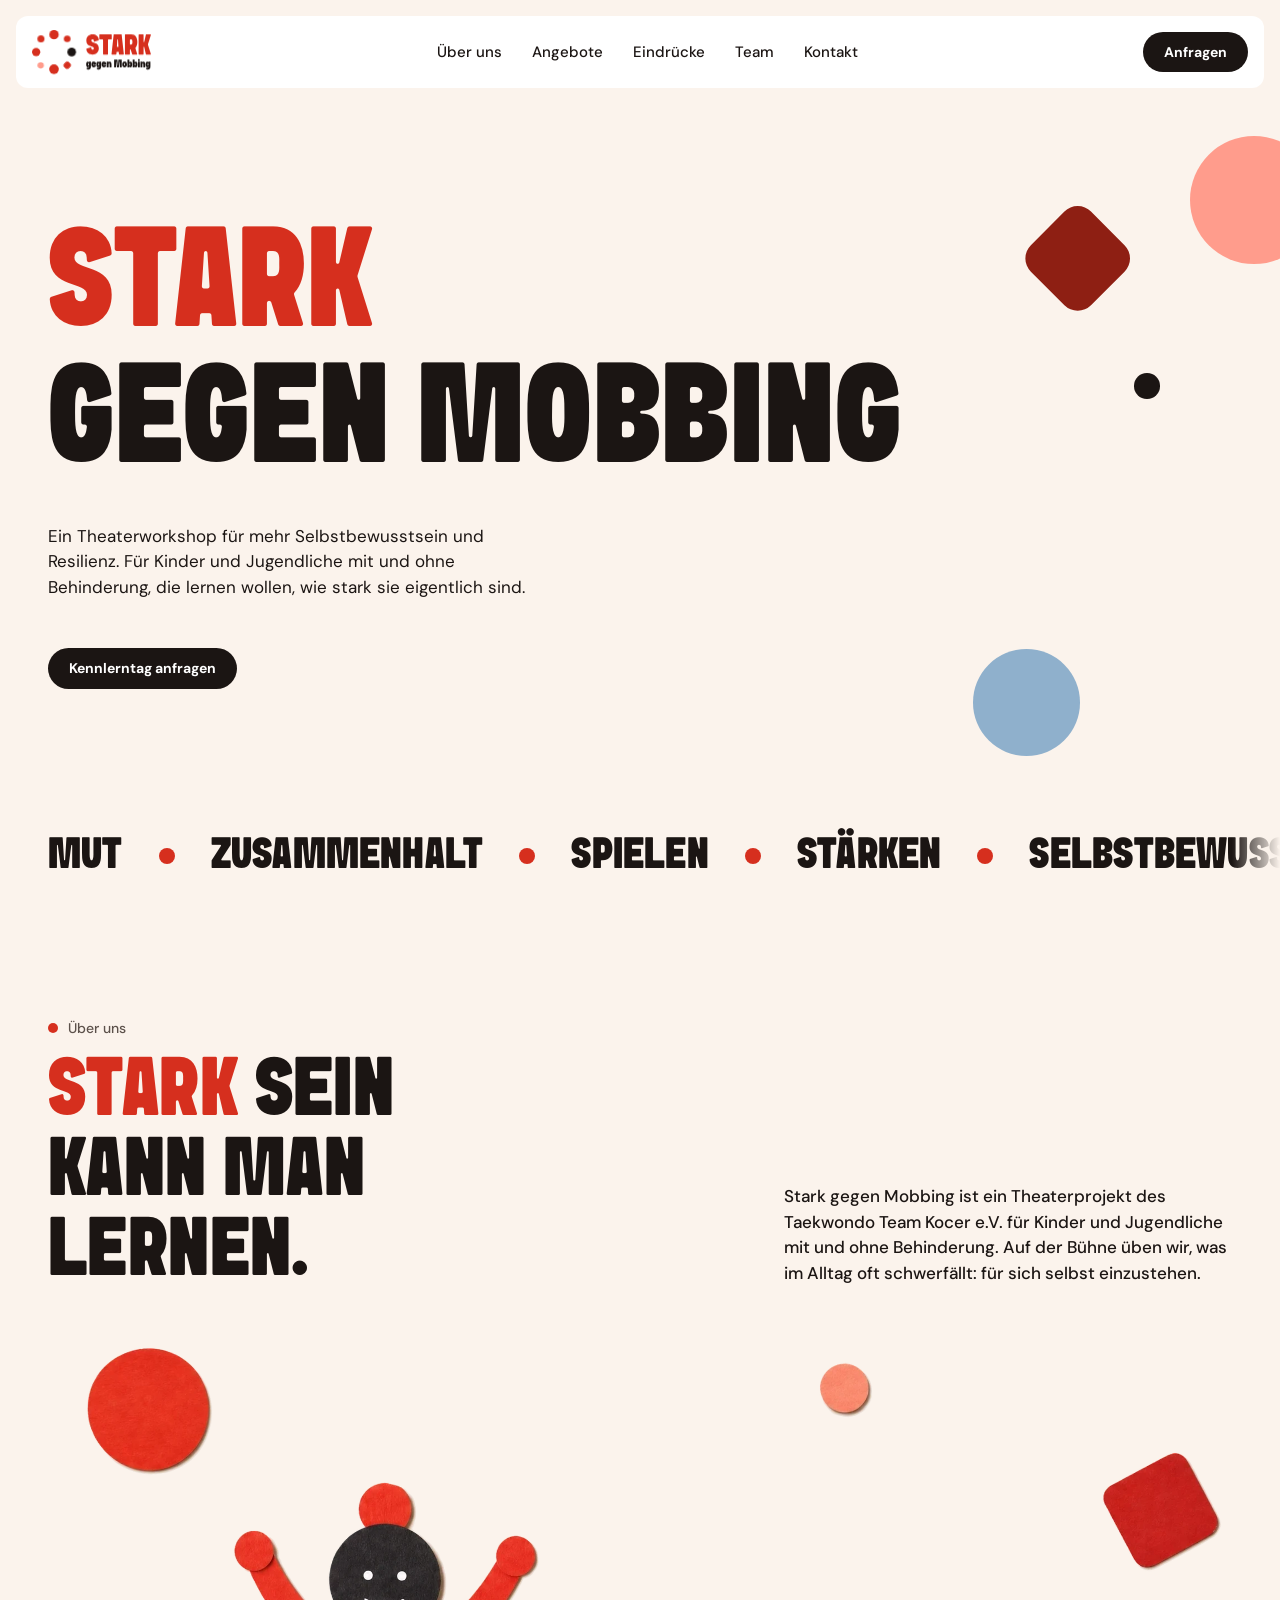
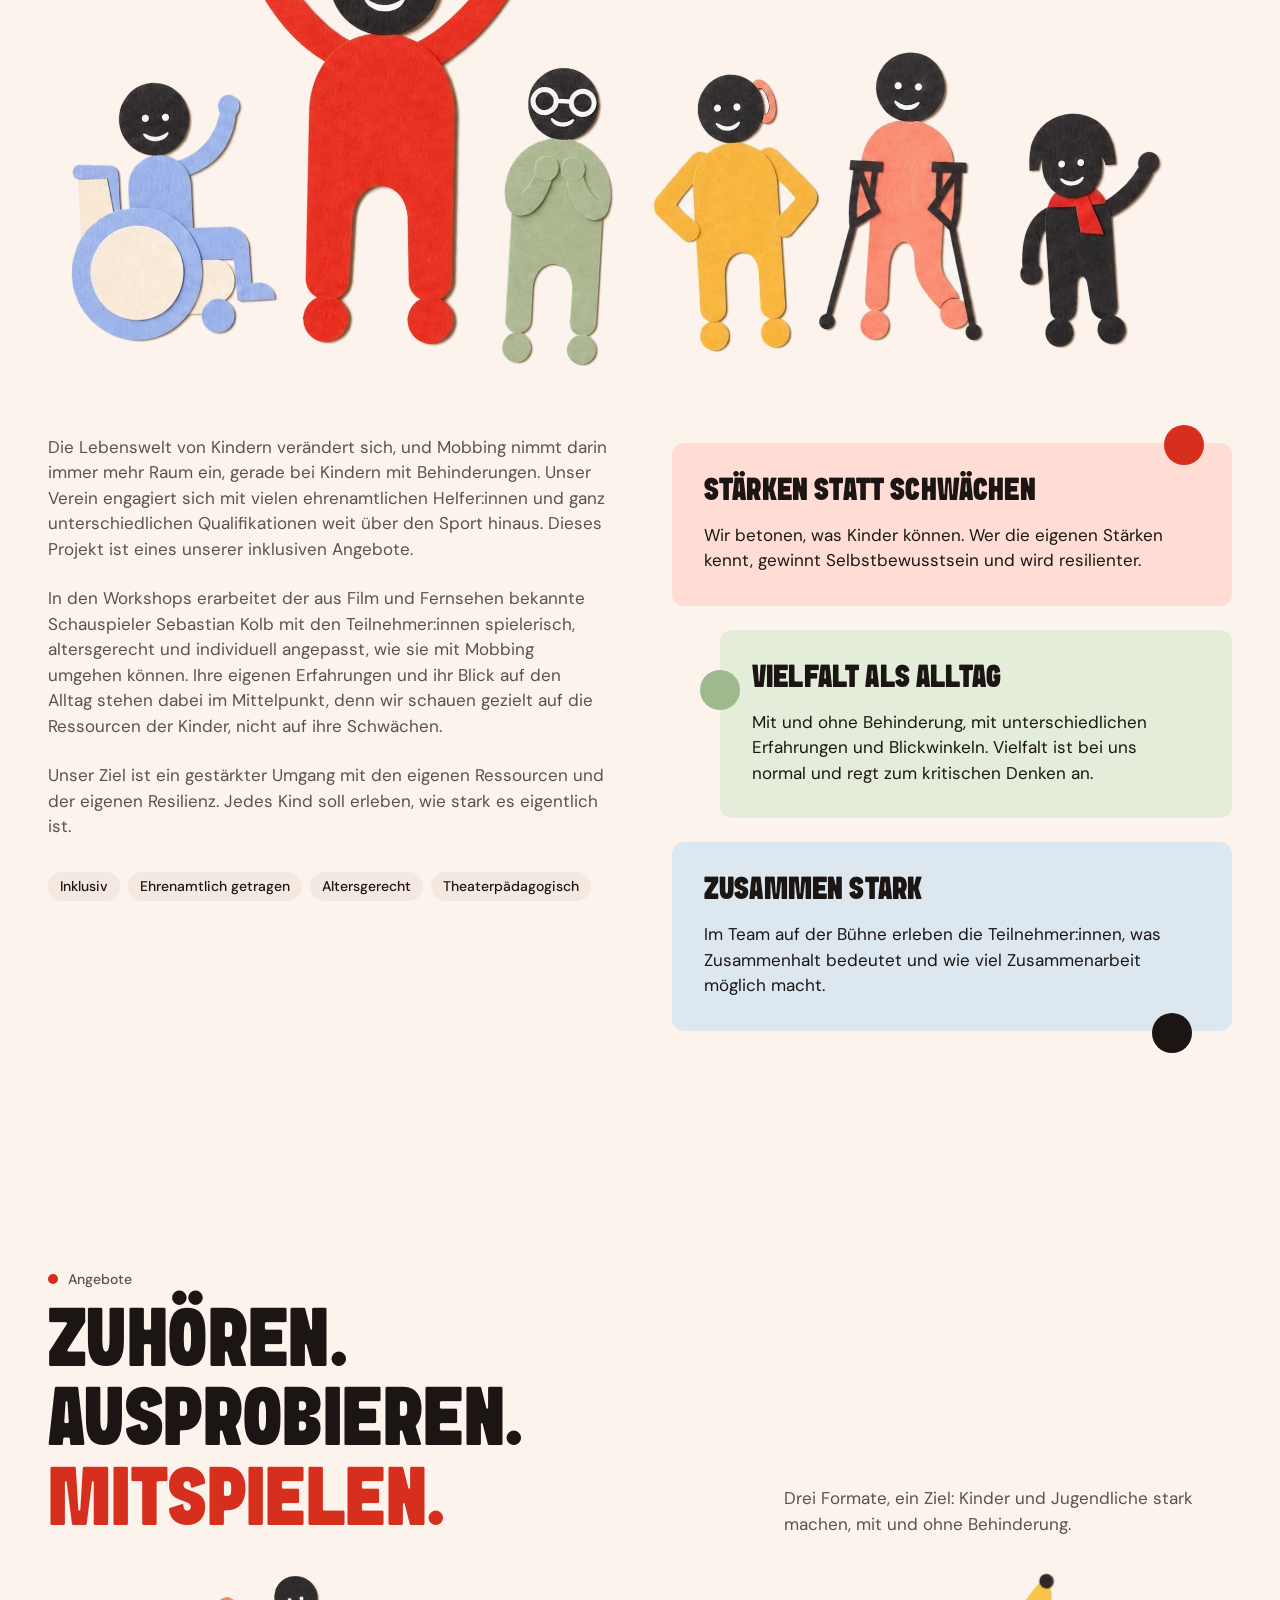
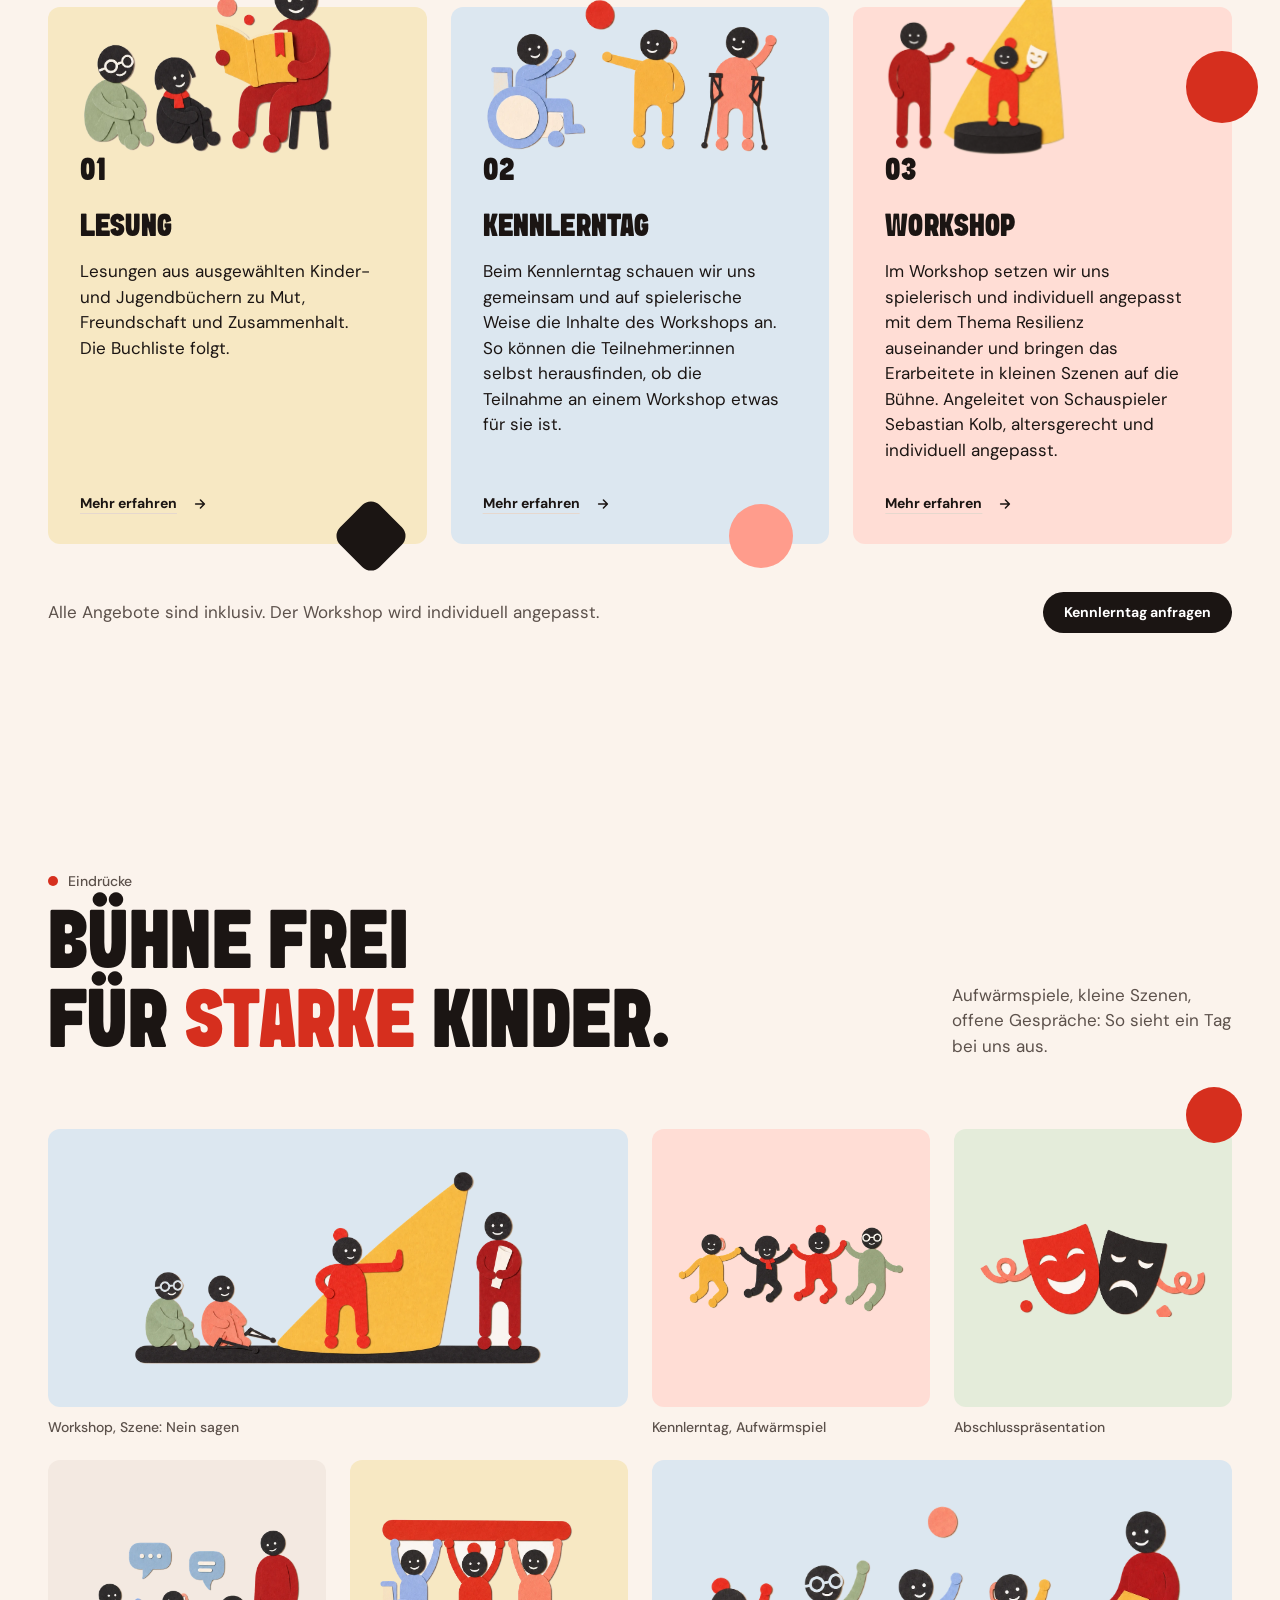
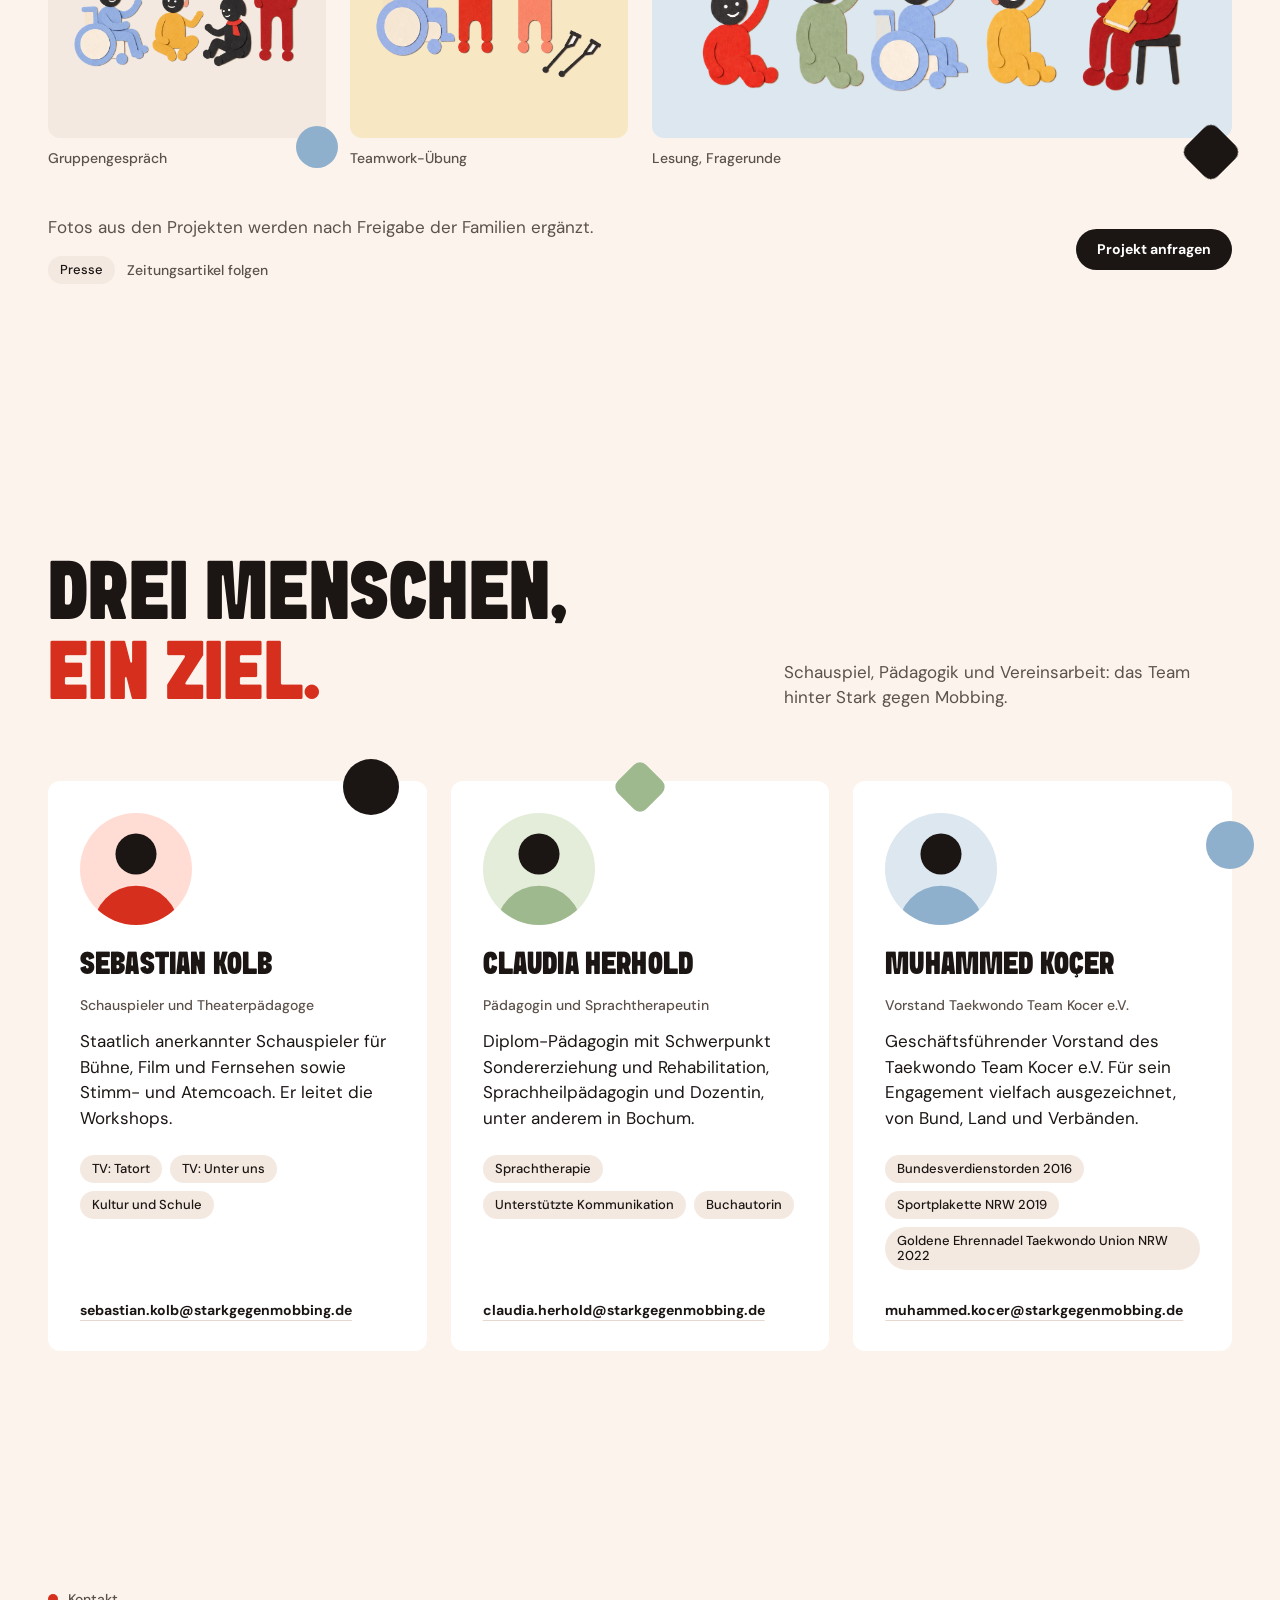
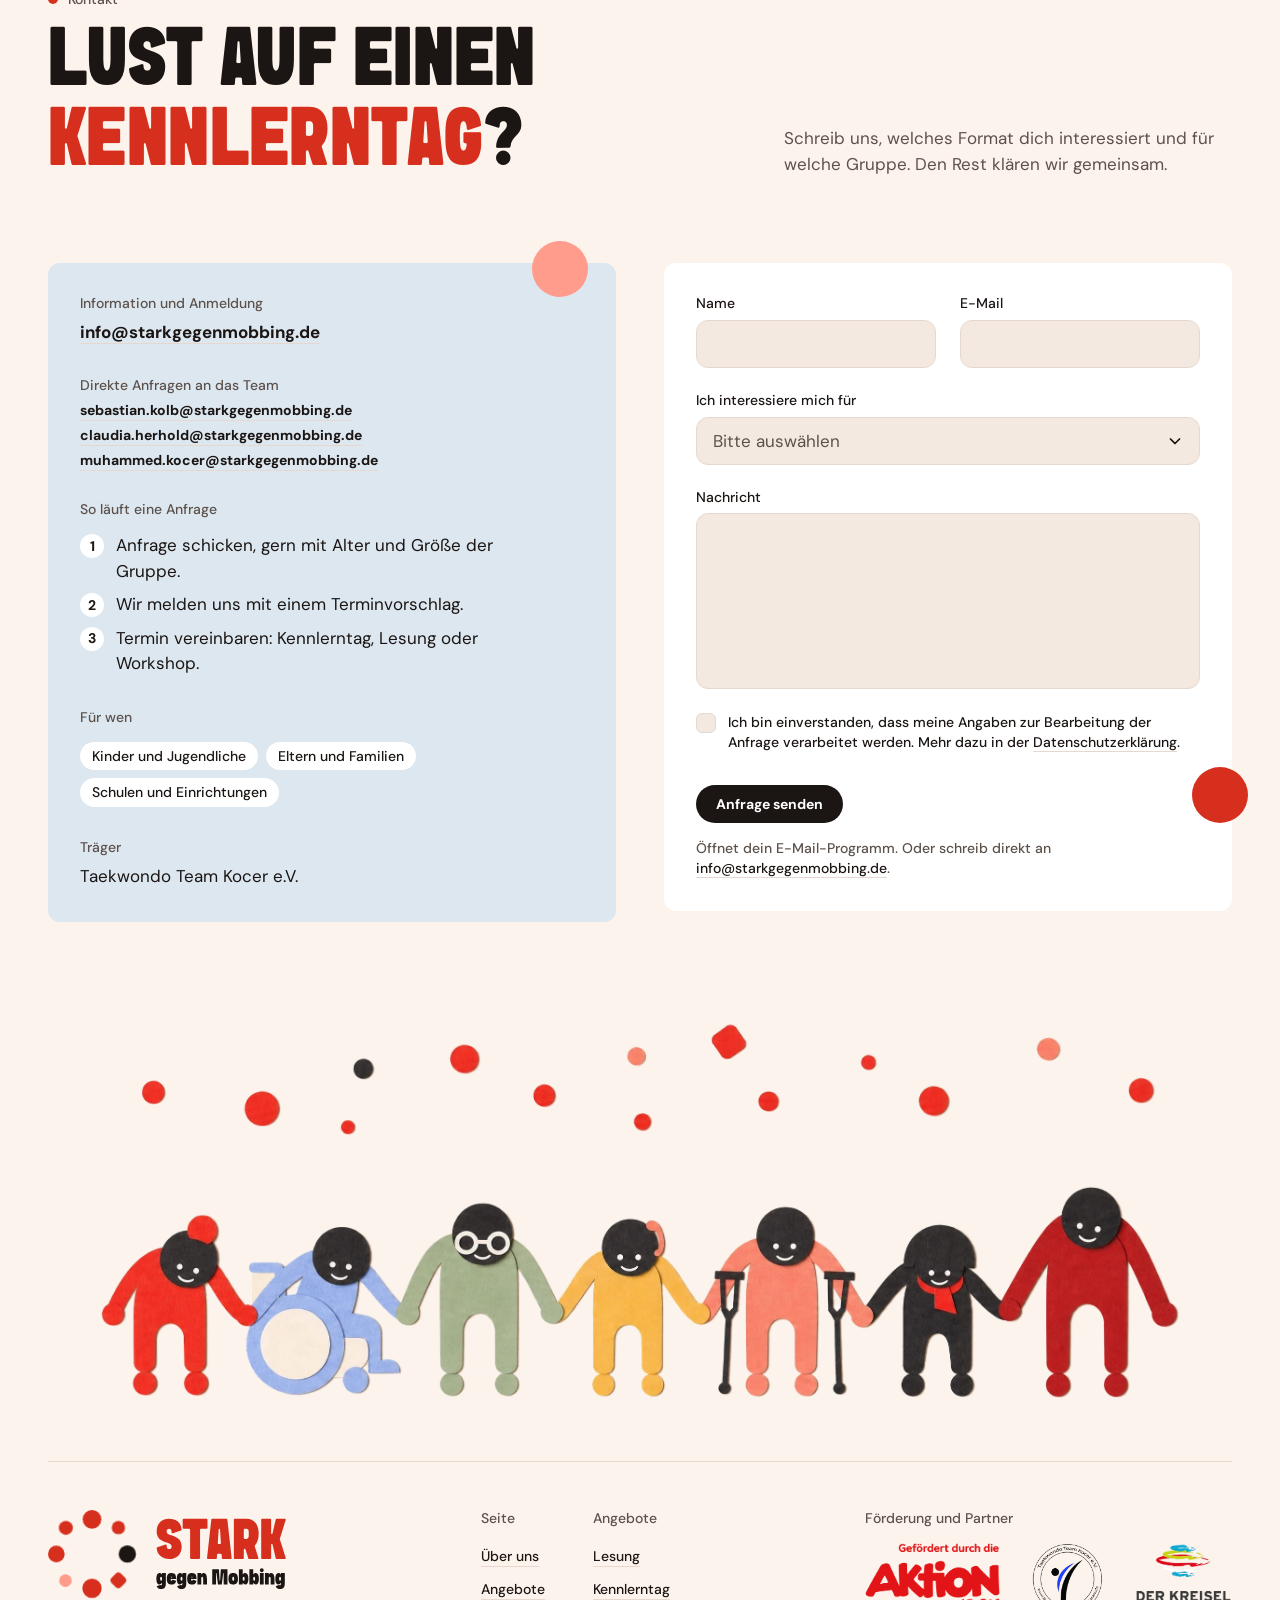
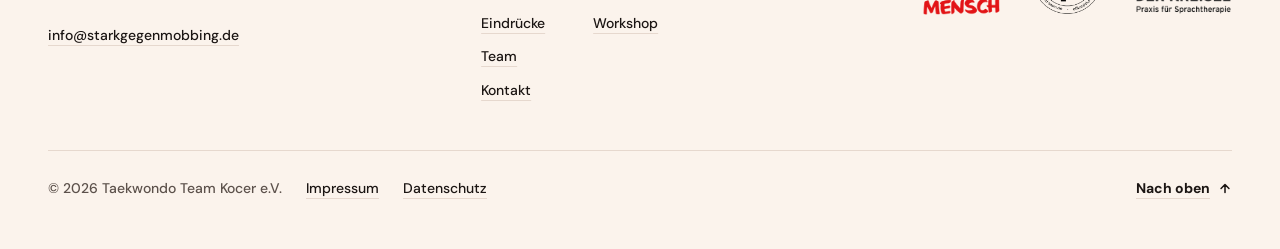
<file: index.html>
<!DOCTYPE html>
<html lang="de">
<head>
  <meta charset="utf-8">
  <meta name="viewport" content="width=device-width, initial-scale=1">
  <title>Stark gegen Mobbing – Theaterworkshop für Kinder und Jugendliche</title>
  <meta name="description" content="Stark gegen Mobbing ist ein Theaterworkshop für mehr Selbstbewusstsein und Resilienz. Für Kinder und Jugendliche mit und ohne Behinderung. Ein inklusives Projekt des Taekwondo Team Kocer e.V.">
  <meta name="theme-color" content="#FBF3EC">
  <link rel="stylesheet" href="styles.css">
  <script>
    /* Läuft vor dem ersten Paint: markiert JS, damit Reveal-Elemente nicht kurz
       aufblitzen bevor main.js (defer) geladen ist. */
    document.documentElement.classList.add('js');
  </script>
</head>
<body>
  <a class="skip-link pill" href="#main">Zum Inhalt springen</a>

  <header class="site-header">
    <nav class="nav" aria-label="Hauptnavigation">
      <a class="brand" href="#start" aria-label="Stark gegen Mobbing – zum Seitenanfang">
        <svg class="logo-svg" xmlns="http://www.w3.org/2000/svg" viewBox="0 0 357 132" aria-hidden="true" focusable="false">
  <g class="logo-ring"><circle class="logo-dot" style="--i:0" cx="66" cy="14" r="14" fill="#D62F1E"/><circle class="logo-dot" style="--i:1" cx="105.6" cy="26.4" r="10" fill="#D62F1E"/><circle class="logo-dot" style="--i:2" cx="119" cy="66" r="13" fill="#1B1513"/><g class="logo-dot" style="--i:3"><rect x="95.60" y="95.60" width="20" height="20" rx="6" fill="#D62F1E" transform="rotate(135 105.6 105.6)"/></g><circle class="logo-dot" style="--i:4" cx="66" cy="117.5" r="14.5" fill="#D62F1E"/><circle class="logo-dot" style="--i:5" cx="26.05" cy="105.95" r="9.5" fill="#FF9C8C"/><circle class="logo-dot" style="--i:6" cx="12.5" cy="66" r="12.5" fill="#D62F1E"/><circle class="logo-dot" style="--i:7" cx="26.76" cy="26.76" r="10.5" fill="#D62F1E"/></g>
  <path d="M163.06 57.18C163.55 67.67 171.72 73.50 181.86 73.50C192.35 73.50 200.48 66.98 200.48 54.57C200.48 35.56 177.95 40.54 177.95 32.10C177.95 29.54 179.57 28.19 181.67 28.19C183.76 28.19 185.38 29.52 185.39 32.07C185.39 32.09 185.39 32.11 185.39 32.14L185.49 33.73C185.51 34.16 185.71 34.51 186.05 34.73C186.39 34.97 186.80 35.03 187.20 34.90L199.55 30.92C200.12 30.73 200.50 30.21 200.46 29.61C199.97 19.11 191.80 13.29 181.66 13.29C171.17 13.29 163.03 19.82 163.03 32.22C163.03 51.23 185.57 46.25 185.57 54.70C185.57 57.25 183.94 58.60 181.85 58.60C179.76 58.60 178.14 57.27 178.11 54.74C178.11 54.72 178.11 54.70 178.11 54.67L178.02 53.07C178.00 52.65 177.80 52.30 177.45 52.06C177.10 51.82 176.71 51.76 176.31 51.89L163.95 55.87C163.39 56.05 163.03 56.58 163.06 57.18ZM213.16 29.50L213.16 72.18C213.16 72.90 213.75 73.49 214.48 73.49L226.75 73.49C227.47 73.49 228.06 72.90 228.06 72.18L228.06 29.50C228.06 28.78 228.65 28.19 229.37 28.19L237.92 28.19C238.65 28.19 239.24 27.60 239.24 26.88L239.24 14.61C239.24 13.88 238.65 13.29 237.92 13.29L203.30 13.29C202.58 13.29 201.99 13.88 201.99 14.61L201.99 26.88C201.99 27.60 202.58 28.19 203.30 28.19L211.85 28.19C212.58 28.19 213.16 28.79 213.16 29.50ZM258.04 29.14L259.33 49.45C259.35 49.84 259.24 50.17 258.98 50.44C258.72 50.72 258.40 50.85 258.02 50.85L256.01 50.85C255.63 50.85 255.30 50.71 255.04 50.44C254.80 50.16 254.67 49.83 254.69 49.44L255.98 29.13C256.02 28.59 256.47 28.19 257.01 28.19C257.56 28.19 258.01 28.60 258.04 29.14ZM275.48 72.04L269.09 14.46C269.03 13.80 268.46 13.29 267.79 13.29L246.25 13.29C245.57 13.29 245.02 13.80 244.93 14.46L238.54 72.04C238.51 72.42 238.63 72.77 238.89 73.06C239.13 73.34 239.48 73.50 239.86 73.50L251.93 73.50C252.62 73.50 253.19 72.96 253.24 72.27L253.59 66.98C253.63 66.28 254.21 65.75 254.90 65.75L259.15 65.75C259.84 65.75 260.42 66.28 260.46 66.98L260.80 72.27C260.84 72.96 261.42 73.50 262.11 73.50L274.19 73.50C274.57 73.50 274.91 73.36 275.17 73.07C275.41 72.77 275.52 72.42 275.48 72.04ZM297.42 43.40L295.01 43.40C294.28 43.40 293.69 42.81 293.69 42.08L293.69 29.50C293.69 28.78 294.28 28.19 295.01 28.19L297.42 28.19C301.76 28.19 301.14 32.88 301.14 35.79C301.14 38.70 301.75 43.40 297.42 43.40ZM296.31 59.21L300.51 72.58C300.68 73.14 301.18 73.50 301.76 73.50L314.25 73.50C314.68 73.50 315.05 73.31 315.30 72.96C315.56 72.61 315.62 72.21 315.50 71.79L310.08 54.54C309.94 54.08 310.05 53.60 310.38 53.25C314.37 49.02 316.03 42.61 316.03 35.80C316.03 23.96 311.02 13.29 297.42 13.29L280.10 13.29C279.38 13.29 278.79 13.88 278.79 14.61L278.79 72.19C278.79 72.91 279.38 73.50 280.10 73.50L292.38 73.50C293.11 73.50 293.69 72.91 293.69 72.19L293.69 59.61C293.69 58.88 294.28 58.29 295.01 58.29L295.07 58.29C295.65 58.30 296.13 58.67 296.31 59.21ZM319.81 14.61L319.81 72.19C319.81 72.91 320.40 73.50 321.12 73.50L333.40 73.50C334.13 73.50 334.72 72.91 334.72 72.19L334.72 51.86C334.72 51.35 335.08 50.92 335.59 50.84C336.09 50.76 336.61 51.05 336.72 51.55L341.58 72.48C341.73 73.08 342.24 73.49 342.86 73.49L355.28 73.49C355.71 73.49 356.08 73.30 356.33 72.95C356.59 72.60 356.66 72.20 356.53 71.78L347.74 43.78C347.66 43.51 347.66 43.26 347.74 42.99L356.53 14.99C356.66 14.58 356.59 14.17 356.33 13.82C356.07 13.48 355.71 13.29 355.28 13.29L342.86 13.29C342.24 13.29 341.73 13.71 341.58 14.31L336.72 35.23C336.61 35.74 336.09 36.02 335.59 35.94C335.08 35.86 334.72 35.44 334.72 34.92L334.72 14.61C334.72 13.88 334.13 13.29 333.40 13.29L321.12 13.29C320.40 13.29 319.81 13.88 319.81 14.61Z" fill="#D62F1E"/>
  <path d="M171.06 103.11C171.06 104.79 170.60 106.08 169.64 106.08C168.69 106.08 168.21 104.79 168.21 103.11C168.21 101.42 168.70 100.13 169.64 100.13C170.60 100.14 171.06 101.42 171.06 103.11ZM168.39 112.57L163.56 114.15C163.42 114.19 163.32 114.28 163.26 114.42C163.20 114.55 163.20 114.68 163.25 114.82C164.47 117.91 166.99 118.67 169.64 118.67C173.33 118.67 176.79 117.19 176.79 109.98L176.79 94.92C176.79 94.64 176.56 94.42 176.28 94.42L171.57 94.42C171.30 94.42 171.07 94.64 171.07 94.92L171.07 96.42C171.07 96.53 171.00 96.63 170.89 96.66C170.78 96.69 170.67 96.64 170.61 96.55C169.84 95.18 168.70 94.42 167.19 94.42C164.11 94.42 162.50 97.76 162.50 103.11C162.50 108.46 164.11 111.80 167.19 111.80C168.70 111.80 169.84 111.04 170.61 109.68C170.67 109.58 170.78 109.53 170.89 109.56C171.00 109.59 171.07 109.68 171.07 109.80L171.07 109.98C171.07 112.44 170.38 112.95 169.64 112.95C169.38 112.95 169.12 112.88 168.89 112.68C168.74 112.55 168.56 112.51 168.39 112.57ZM184.89 101.30C184.68 101.30 184.50 101.18 184.42 100.98C184.34 100.79 184.38 100.58 184.53 100.43C184.76 100.21 185.04 100.13 185.32 100.13C185.60 100.13 185.87 100.21 186.10 100.43C186.25 100.58 186.30 100.79 186.22 100.98C186.14 101.18 185.96 101.30 185.75 101.30ZM178.17 103.11C178.17 110.32 181.63 111.80 185.32 111.80C188.27 111.80 191.06 110.85 192.07 106.80C192.13 106.55 191.99 106.28 191.74 106.20L187.16 104.71C187.03 104.66 186.90 104.67 186.77 104.74C186.65 104.80 186.57 104.90 186.52 105.03C186.26 105.87 185.80 106.08 185.32 106.08C184.70 106.08 184.10 105.72 183.94 104.13C183.92 103.98 183.97 103.85 184.06 103.74C184.16 103.63 184.29 103.57 184.44 103.57L191.67 103.57C191.81 103.57 191.93 103.52 192.03 103.42C192.12 103.32 192.17 103.21 192.17 103.07C192.15 99.02 191.72 94.42 185.32 94.42C181.63 94.42 178.17 95.90 178.17 103.11ZM201.69 103.11C201.69 104.79 201.22 106.08 200.26 106.08C199.32 106.08 198.83 104.79 198.83 103.11C198.83 101.42 199.32 100.13 200.26 100.13C201.22 100.14 201.69 101.42 201.69 103.11ZM199.01 112.57L194.18 114.15C194.05 114.19 193.94 114.28 193.88 114.42C193.83 114.55 193.82 114.68 193.87 114.82C195.09 117.91 197.61 118.67 200.26 118.67C203.96 118.67 207.41 117.19 207.41 109.98L207.41 94.92C207.41 94.64 207.19 94.42 206.91 94.42L202.20 94.42C201.92 94.42 201.70 94.64 201.70 94.92L201.70 96.42C201.70 96.53 201.62 96.63 201.51 96.66C201.41 96.69 201.29 96.64 201.24 96.55C200.46 95.18 199.33 94.42 197.82 94.42C194.73 94.42 193.12 97.76 193.12 103.11C193.12 108.46 194.73 111.80 197.82 111.80C199.32 111.80 200.46 111.04 201.24 109.68C201.29 109.58 201.41 109.53 201.51 109.56C201.62 109.59 201.70 109.68 201.70 109.80L201.70 109.98C201.70 112.44 201.00 112.95 200.27 112.95C200.00 112.95 199.74 112.88 199.51 112.68C199.37 112.55 199.18 112.51 199.01 112.57ZM215.51 101.30C215.30 101.30 215.12 101.18 215.04 100.98C214.96 100.79 215.01 100.58 215.16 100.43C215.39 100.21 215.66 100.13 215.94 100.13C216.22 100.13 216.50 100.21 216.73 100.43C216.88 100.58 216.92 100.79 216.84 100.98C216.76 101.18 216.58 101.30 216.37 101.30ZM208.79 103.11C208.79 110.32 212.25 111.80 215.94 111.80C218.89 111.80 221.69 110.85 222.69 106.80C222.76 106.55 222.61 106.28 222.36 106.20L217.78 104.71C217.65 104.66 217.52 104.67 217.40 104.74C217.27 104.80 217.19 104.90 217.15 105.03C216.89 105.87 216.42 106.08 215.94 106.08C215.32 106.08 214.73 105.72 214.56 104.13C214.55 103.98 214.59 103.85 214.69 103.74C214.79 103.63 214.91 103.57 215.06 103.57L222.29 103.57C222.43 103.57 222.55 103.52 222.65 103.42C222.75 103.32 222.80 103.21 222.80 103.07C222.77 99.02 222.34 94.42 215.94 94.42C212.25 94.42 208.79 95.90 208.79 103.11ZM224.17 94.92L224.17 111.29C224.17 111.57 224.40 111.80 224.68 111.80L229.38 111.80C229.66 111.80 229.89 111.57 229.89 111.29L229.89 103.11C229.89 101.42 230.35 100.13 231.32 100.13C232.26 100.13 232.74 101.42 232.74 103.11L232.74 111.29C232.74 111.57 232.97 111.80 233.25 111.80L237.96 111.80C238.24 111.80 238.46 111.57 238.46 111.29L238.46 103.11C238.46 97.76 236.85 94.42 233.76 94.42C232.26 94.42 231.12 95.17 230.34 96.54C230.28 96.64 230.17 96.68 230.07 96.66C229.96 96.63 229.88 96.53 229.88 96.42L229.88 94.92C229.88 94.64 229.66 94.42 229.38 94.42L224.67 94.42C224.40 94.42 224.17 94.64 224.17 94.92ZM246.35 89.20L246.35 111.30C246.35 111.57 246.57 111.80 246.85 111.80L251.56 111.80C251.84 111.80 252.06 111.57 252.06 111.30L252.06 94.77C252.06 94.58 252.20 94.43 252.39 94.41C252.57 94.40 252.74 94.52 252.77 94.71L254.86 111.37C254.89 111.62 255.10 111.79 255.35 111.79L260.22 111.79C260.47 111.79 260.68 111.62 260.71 111.37L262.80 94.71C262.83 94.52 263.00 94.40 263.18 94.41C263.36 94.43 263.50 94.58 263.50 94.77L263.50 111.29C263.50 111.57 263.73 111.80 264.01 111.80L268.72 111.80C268.99 111.80 269.22 111.57 269.22 111.29L269.22 89.20C269.22 88.92 268.99 88.69 268.72 88.69C265.71 88.69 262.70 88.69 259.69 88.69C259.42 88.69 259.20 88.90 259.18 89.17L258.18 105.72C258.16 105.92 257.99 106.07 257.78 106.07C257.58 106.07 257.40 105.92 257.39 105.72L256.38 89.17C256.36 88.90 256.15 88.70 255.88 88.70C252.87 88.70 249.86 88.70 246.85 88.70C246.57 88.70 246.35 88.92 246.35 89.20ZM277.82 106.08C277.08 106.08 276.39 105.57 276.39 103.11C276.39 100.64 277.08 100.13 277.82 100.13C278.55 100.13 279.25 100.64 279.25 103.11C279.25 105.57 278.56 106.08 277.82 106.08ZM270.67 103.11C270.67 110.32 274.12 111.80 277.82 111.80C281.51 111.80 284.97 110.32 284.97 103.11C284.97 95.89 281.51 94.42 277.82 94.42C274.12 94.42 270.67 95.90 270.67 103.11ZM293.49 106.08C292.53 106.08 292.06 104.79 292.06 103.11C292.06 101.42 292.52 100.13 293.49 100.13C294.43 100.13 294.92 101.42 294.92 103.11C294.92 104.79 294.43 106.08 293.49 106.08ZM286.34 89.20L286.34 111.30C286.34 111.58 286.57 111.80 286.85 111.80L291.56 111.80C291.83 111.80 292.06 111.58 292.06 111.30L292.06 109.79C292.06 109.68 292.14 109.59 292.24 109.56C292.35 109.53 292.46 109.58 292.52 109.67C293.30 111.04 294.43 111.80 295.94 111.80C299.03 111.80 300.64 108.45 300.64 103.11C300.64 97.76 299.03 94.42 295.94 94.42C294.44 94.42 293.30 95.17 292.52 96.54C292.46 96.64 292.35 96.69 292.25 96.66C292.14 96.63 292.06 96.53 292.06 96.42L292.06 89.20C292.06 88.93 291.84 88.70 291.56 88.70L286.85 88.70C286.57 88.70 286.34 88.93 286.34 89.20ZM309.23 106.08C308.27 106.08 307.80 104.79 307.80 103.11C307.80 101.42 308.27 100.13 309.23 100.13C310.17 100.13 310.66 101.42 310.66 103.11C310.67 104.79 310.17 106.08 309.23 106.08ZM302.08 89.20L302.08 111.30C302.08 111.58 302.31 111.80 302.59 111.80L307.30 111.80C307.57 111.80 307.80 111.58 307.80 111.30L307.80 109.79C307.80 109.68 307.88 109.59 307.98 109.56C308.09 109.53 308.21 109.58 308.26 109.67C309.04 111.04 310.17 111.80 311.68 111.80C314.77 111.80 316.38 108.45 316.38 103.11C316.38 97.76 314.77 94.42 311.68 94.42C310.18 94.42 309.04 95.17 308.26 96.54C308.21 96.64 308.09 96.69 307.99 96.66C307.88 96.63 307.81 96.53 307.81 96.42L307.81 89.20C307.81 88.93 307.58 88.70 307.30 88.70L302.59 88.70C302.32 88.70 302.08 88.93 302.08 89.20ZM317.83 90.41C317.83 91.98 319.11 93.27 320.69 93.27C322.26 93.27 323.55 91.98 323.55 90.41C323.55 88.84 322.26 87.55 320.69 87.55C319.11 87.55 317.83 88.84 317.83 90.41ZM317.83 94.92L317.83 111.29C317.83 111.57 318.05 111.80 318.33 111.80L323.04 111.80C323.32 111.80 323.54 111.57 323.54 111.29L323.54 94.92C323.54 94.64 323.32 94.42 323.04 94.42L318.33 94.42C318.05 94.42 317.83 94.64 317.83 94.92ZM325.42 94.92L325.42 111.29C325.42 111.57 325.64 111.80 325.92 111.80L330.63 111.80C330.91 111.80 331.13 111.57 331.13 111.29L331.13 103.11C331.13 101.42 331.60 100.13 332.56 100.13C333.50 100.13 333.99 101.42 333.99 103.11L333.99 111.29C333.99 111.57 334.21 111.80 334.49 111.80L339.20 111.80C339.48 111.80 339.71 111.57 339.71 111.29L339.71 103.11C339.71 97.76 338.09 94.42 335.01 94.42C333.50 94.42 332.36 95.17 331.58 96.54C331.53 96.64 331.42 96.68 331.31 96.66C331.20 96.63 331.13 96.53 331.13 96.42L331.13 94.92C331.13 94.64 330.90 94.42 330.62 94.42L325.92 94.42C325.64 94.42 325.42 94.64 325.42 94.92ZM349.49 103.11C349.49 104.79 349.03 106.08 348.07 106.08C347.13 106.08 346.64 104.79 346.64 103.11C346.64 101.42 347.13 100.13 348.07 100.13C349.03 100.14 349.49 101.42 349.49 103.11ZM346.82 112.57L341.99 114.15C341.85 114.19 341.75 114.28 341.69 114.42C341.63 114.55 341.63 114.68 341.68 114.82C342.90 117.91 345.42 118.67 348.07 118.67C351.76 118.67 355.22 117.19 355.22 109.98L355.22 94.92C355.22 94.64 354.99 94.42 354.71 94.42L350.01 94.42C349.73 94.42 349.50 94.64 349.50 94.92L349.50 96.42C349.50 96.53 349.43 96.63 349.32 96.66C349.21 96.69 349.10 96.64 349.05 96.55C348.27 95.18 347.13 94.42 345.62 94.42C342.54 94.42 340.93 97.76 340.93 103.11C340.93 108.46 342.54 111.80 345.62 111.80C347.13 111.80 348.27 111.04 349.05 109.68C349.10 109.58 349.21 109.53 349.32 109.56C349.43 109.59 349.50 109.68 349.50 109.80L349.50 109.98C349.50 112.44 348.81 112.95 348.07 112.95C347.81 112.95 347.55 112.88 347.32 112.68C347.17 112.55 346.99 112.51 346.82 112.57Z" fill="#1B1513"/>
</svg>
      </a>

      <ul class="nav-links">
        <li><a href="#ueber-uns">Über uns</a></li>
        <li><a href="#angebote">Angebote</a></li>
        <li><a href="#eindruecke">Eindrücke</a></li>
        <li><a href="#team">Team</a></li>
        <li><a href="#kontakt">Kontakt</a></li>
      </ul>

      <a class="pill nav-cta" href="#kontakt">Anfragen</a>

      <button class="nav-burger" type="button" aria-expanded="false" aria-controls="nav-panel" aria-label="Menü öffnen">
        <span class="nav-burger-bar" aria-hidden="true"></span>
        <span class="nav-burger-bar" aria-hidden="true"></span>
        <span class="nav-burger-bar" aria-hidden="true"></span>
      </button>
    </nav>

    <div class="nav-panel" id="nav-panel" hidden>
      <ul class="nav-panel-links">
        <li><a class="display" href="#ueber-uns">Über uns</a></li>
        <li><a class="display" href="#angebote">Angebote</a></li>
        <li><a class="display" href="#eindruecke">Eindrücke</a></li>
        <li><a class="display" href="#team">Team</a></li>
        <li><a class="display" href="#kontakt">Kontakt</a></li>
      </ul>
      <a class="pill nav-panel-cta" href="#kontakt">Kennlerntag anfragen</a>
    </div>
  </header>

  <main id="main">

    <section class="hero" id="start" aria-labelledby="hero-title">
      <div class="hero-inner">
        <h1 class="hero-title display" id="hero-title">
          <span class="hero-row" style="--row:0"><span class="hero-line hero-line--brand" style="--i:0">Stark</span></span>
          <span class="hero-row" style="--row:1"><span class="hero-line" style="--i:1">gegen</span> <span class="hero-line" style="--i:2">Mobbing</span></span>
        </h1>

        <p class="hero-sub">
          Ein Theaterworkshop für mehr Selbstbewusstsein und Resilienz. Für Kinder und Jugendliche mit und ohne Behinderung, die lernen wollen, wie stark sie eigentlich sind.
        </p>

        <div class="hero-actions">
          <a class="pill" href="#kontakt">Kennlerntag anfragen</a>
        </div>
      </div>

      <div class="hero-shapes" aria-hidden="true">
        <span class="shape shape--coral"></span>
        <span class="shape shape--square"></span>
        <span class="shape shape--ink"></span>
        <span class="shape shape--sky"></span>
      </div>
    </section>

    <div class="marquee" role="marquee" aria-label="Schlüsselwörter des Workshops">
      <div class="marquee-track">
        <ul class="marquee-list">
          <li>Mut</li>
          <li>Zusammenhalt</li>
          <li>Spielen</li>
          <li>Stärken</li>
          <li>Selbstbewusstsein</li>
          <li>Resilienz</li>
          <li>Teamwork</li>
          <li>Vielfalt</li>
        </ul>
        <ul class="marquee-list" aria-hidden="true">
          <li>Mut</li>
          <li>Zusammenhalt</li>
          <li>Spielen</li>
          <li>Stärken</li>
          <li>Selbstbewusstsein</li>
          <li>Resilienz</li>
          <li>Teamwork</li>
          <li>Vielfalt</li>
        </ul>
      </div>
    </div>

    <section id="ueber-uns" class="section about" aria-labelledby="about-title">
      <div class="container">
        <div class="about-head">
          <p class="eyebrow reveal" style="--i:0">
            <span class="eyebrow-dot" aria-hidden="true"></span>
            Über uns
          </p>
          <h2 class="display display--lg about-title reveal" id="about-title" style="--i:1">
            <span class="t-line"><span class="display--brand">Stark</span> sein</span>
            <span class="t-line">kann man lernen.</span>
          </h2>
          <p class="about-lead reveal" style="--i:2">
            Stark gegen Mobbing ist ein Theaterprojekt des Taekwondo Team Kocer e.V. für Kinder und Jugendliche mit und ohne Behinderung. Auf der Bühne üben wir, was im Alltag oft schwerfällt: für sich selbst einzustehen.
          </p>
        </div>

        <div class="about-scene reveal" style="--i:2">
          <div class="scene" role="img" aria-label="Illustration: Ein Kind mit rotem Haarknoten steht in der Mitte und reckt beide Arme hoch. Um es herum jubeln andere Kinder, eines im Rollstuhl, eines mit Unterarmstützen." style="--ar:2000/1097">
          <img class="pc" src="img/layers/about-00.webp" alt="" aria-hidden="true" style="--l:15.15%;--t:20.784%;--w:27.6%;--ox:-21.5px;--oy:-3.7px;--rot:1.2deg">
          <img class="pc" src="img/layers/about-01.webp" alt="" aria-hidden="true" style="--l:1.7%;--t:51.231%;--w:18.7%;--ox:-32.6px;--oy:8.6px;--rot:-2.79deg">
          <img class="pc" src="img/layers/about-02.webp" alt="" aria-hidden="true" style="--l:63.05%;--t:46.308%;--w:15.15%;--ox:37.2px;--oy:8.8px;--rot:3.24deg">
          <img class="pc" src="img/layers/about-03.webp" alt="" aria-hidden="true" style="--l:48.2%;--t:48.405%;--w:15.3%;--ox:31.7px;--oy:17.9px;--rot:-3.26deg">
          <img class="pc" src="img/layers/about-04.webp" alt="" aria-hidden="true" style="--l:37.6%;--t:45.214%;--w:10.15%;--ox:-0.7px;--oy:31.4px;--rot:3.36deg">
          <img class="pc" src="img/layers/about-05.webp" alt="" aria-hidden="true" style="--l:79.85%;--t:55.88%;--w:13.65%;--ox:40.8px;--oy:9.8px;--rot:-3.57deg">
          <img class="pc" src="img/layers/about-06.webp" alt="" aria-hidden="true" style="--l:2.9%;--t:3.191%;--w:11.5%;--ox:-27.2px;--oy:-29.9px;--rot:3.89deg">
          <img class="pc" src="img/layers/about-07.webp" alt="" aria-hidden="true" style="--l:87.5%;--t:18.961%;--w:10.75%;--ox:41.9px;--oy:-21.6px;--rot:-4.09deg">
          <img class="pc" src="img/layers/about-08.webp" alt="" aria-hidden="true" style="--l:63.6%;--t:7.566%;--w:5.1%;--ox:25.2px;--oy:-41.8px;--rot:4.48deg">
          </div>
        </div>

        <div class="about-grid">
          <div class="about-text">
            <p class="muted reveal" style="--i:3">
              Die Lebenswelt von Kindern verändert sich, und Mobbing nimmt darin immer mehr Raum ein, gerade bei Kindern mit Behinderungen. Unser Verein engagiert sich mit vielen ehrenamtlichen Helfer:innen und ganz unterschiedlichen Qualifikationen weit über den Sport hinaus. Dieses Projekt ist eines unserer inklusiven Angebote.
            </p>
            <p class="muted reveal" style="--i:4">
              In den Workshops erarbeitet der aus Film und Fernsehen bekannte Schauspieler Sebastian Kolb mit den Teilnehmer:innen spielerisch, altersgerecht und individuell angepasst, wie sie mit Mobbing umgehen können. Ihre eigenen Erfahrungen und ihr Blick auf den Alltag stehen dabei im Mittelpunkt, denn wir schauen gezielt auf die Ressourcen der Kinder, nicht auf ihre Schwächen.
            </p>
            <p class="muted reveal" style="--i:5">
              Unser Ziel ist ein gestärkter Umgang mit den eigenen Ressourcen und der eigenen Resilienz. Jedes Kind soll erleben, wie stark es eigentlich ist.
            </p>
            <ul class="about-facts reveal" style="--i:6" aria-label="Auf einen Blick">
              <li class="badge">Inklusiv</li>
              <li class="badge">Ehrenamtlich getragen</li>
              <li class="badge">Altersgerecht</li>
              <li class="badge">Theaterpädagogisch</li>
            </ul>
          </div>

          <div class="about-side">
            <ul class="about-points">
              <li class="card card--coral about-point about-point--1 reveal" style="--i:3">
                <span class="card-deco" aria-hidden="true"></span>
                <h3 class="display">Stärken statt Schwächen</h3>
                <p>Wir betonen, was Kinder können. Wer die eigenen Stärken kennt, gewinnt Selbstbewusstsein und wird resilienter.</p>
              </li>
              <li class="card card--sage about-point about-point--2 reveal" style="--i:4">
                <span class="card-deco" aria-hidden="true"></span>
                <h3 class="display">Vielfalt als Alltag</h3>
                <p>Mit und ohne Behinderung, mit unterschiedlichen Erfahrungen und Blickwinkeln. Vielfalt ist bei uns normal und regt zum kritischen Denken an.</p>
              </li>
              <li class="card card--sky about-point about-point--3 reveal" style="--i:5">
                <span class="card-deco" aria-hidden="true"></span>
                <h3 class="display">Zusammen stark</h3>
                <p>Im Team auf der Bühne erleben die Teilnehmer:innen, was Zusammenhalt bedeutet und wie viel Zusammenarbeit möglich macht.</p>
              </li>
            </ul>
          </div>
        </div>
      </div>
    </section>

    <section id="angebote" class="section offers" aria-labelledby="offers-title">
      <div class="container">
        <div class="offers-head">
          <p class="eyebrow reveal" style="--i:0">
            <span class="eyebrow-dot" aria-hidden="true"></span>
            Angebote
          </p>
          <h2 class="display display--lg offers-title reveal" id="offers-title" style="--i:1">
            <span class="t-line">Zuhören.</span>
            <span class="t-line">Ausprobieren.</span>
            <span class="t-line display--brand">Mitspielen.</span>
          </h2>
          <p class="offers-intro muted reveal" style="--i:2">
            Drei Formate, ein Ziel: Kinder und Jugendliche stark machen, mit und ohne Behinderung.
          </p>
        </div>

        <ul class="offers-grid">
          <li class="reveal" style="--i:1">
            <div class="card card--sun offer offer--1">
              <span class="card-deco card-deco--square" aria-hidden="true"></span>
              <img class="offer-art solo" src="img/o1-lesung.webp" width="798" height="581" alt="" loading="lazy">
              <span class="display display--sm offer-num" aria-hidden="true">01</span>
              <h3 class="display display--sm">Lesung</h3>
              <p>Lesungen aus ausgewählten Kinder- und Jugendbüchern zu Mut, Freundschaft und Zusammenhalt. Die Buchliste folgt.</p>
              <a class="text-link offer-link" href="lesung.html">Mehr erfahren<span class="visually-hidden">: Lesung</span> <svg class="text-link-icon" width="14" height="14" viewBox="0 0 16 16" aria-hidden="true" focusable="false"><path d="M3 8h9M8.5 3.5 13 8l-4.5 4.5" fill="none" stroke="currentColor" stroke-width="1.75" stroke-linecap="round" stroke-linejoin="round"/></svg></a>
            </div>
          </li>
          <li class="reveal" style="--i:2">
            <div class="card card--sky offer offer--2">
              <span class="card-deco" aria-hidden="true"></span>
              <img class="offer-art solo" src="img/o2-kennlerntag.webp" width="869" height="472" alt="" loading="lazy">
              <span class="display display--sm offer-num" aria-hidden="true">02</span>
              <h3 class="display display--sm">Kennlerntag</h3>
              <p>Beim Kennlerntag schauen wir uns gemeinsam und auf spielerische Weise die Inhalte des Workshops an. So können die Teilnehmer:innen selbst herausfinden, ob die Teilnahme an einem Workshop etwas für sie ist.</p>
              <a class="text-link offer-link" href="kennlerntag.html">Mehr erfahren<span class="visually-hidden">: Kennlerntag</span> <svg class="text-link-icon" width="14" height="14" viewBox="0 0 16 16" aria-hidden="true" focusable="false"><path d="M3 8h9M8.5 3.5 13 8l-4.5 4.5" fill="none" stroke="currentColor" stroke-width="1.75" stroke-linecap="round" stroke-linejoin="round"/></svg></a>
            </div>
          </li>
          <li class="reveal" style="--i:3">
            <div class="card card--coral offer offer--3">
              <span class="card-deco" aria-hidden="true"></span>
              <img class="offer-art solo" src="img/o3-workshop.webp" width="757" height="775" alt="" loading="lazy">
              <span class="display display--sm offer-num" aria-hidden="true">03</span>
              <h3 class="display display--sm">Workshop</h3>
              <p>Im Workshop setzen wir uns spielerisch und individuell angepasst mit dem Thema Resilienz auseinander und bringen das Erarbeitete in kleinen Szenen auf die Bühne. Angeleitet von Schauspieler Sebastian Kolb, altersgerecht und individuell angepasst.</p>
              <a class="text-link offer-link" href="workshop.html">Mehr erfahren<span class="visually-hidden">: Workshop</span> <svg class="text-link-icon" width="14" height="14" viewBox="0 0 16 16" aria-hidden="true" focusable="false"><path d="M3 8h9M8.5 3.5 13 8l-4.5 4.5" fill="none" stroke="currentColor" stroke-width="1.75" stroke-linecap="round" stroke-linejoin="round"/></svg></a>
            </div>
          </li>
        </ul>

        <div class="offers-foot reveal" style="--i:2">
          <p class="muted">Alle Angebote sind inklusiv. Der Workshop wird individuell angepasst.</p>
          <a class="pill" href="#kontakt">Kennlerntag anfragen</a>
        </div>
      </div>
    </section>

    <section id="eindruecke" class="section impressions" aria-labelledby="impressions-title">
      <div class="container">
        <div class="impressions-head">
          <p class="eyebrow reveal" style="--i:0">
            <span class="eyebrow-dot" aria-hidden="true"></span>
            Eindrücke
          </p>
          <h2 class="display display--lg impressions-title reveal" id="impressions-title" style="--i:1">
            <span class="t-line">Bühne frei</span>
            <span class="t-line">für <span class="display--brand">starke</span> Kinder.</span>
          </h2>
          <p class="impressions-intro muted reveal" style="--i:2">
            Aufwärmspiele, kleine Szenen, offene Gespräche: So sieht ein Tag bei uns aus.
          </p>
        </div>

        <!-- Kacheln: Wash-Fläche + freigestellte Illustration (.impression-art, object-fit: contain).
             Später 1:1 mit Fotos befüllbar: src tauschen und die Klasse impression-art entfernen,
             dann füllt das Foto die Kachel (object-fit: cover). Bildunterschrift bleibt.
             Deko-Formen brechen je eine Ecke und liegen zu max. 25 % ihrer Fläche in der Kachel. -->
        <ul class="impressions-grid" aria-label="Eindrücke aus den Projekten">

          <li class="reveal cell--wide" style="--i:1">
            <figure class="impression impression--wide impression--1">
              <div class="impression-frame">
                <div class="impression-media card--sky">
                  <img class="impression-art" src="img/i1-nein-sagen.webp" width="1400" height="690" alt="Illustration: Ein Kind steht im Scheinwerferlicht und hält die offene Hand zum Stopp-Zeichen hoch. Zwei Kinder sitzen am Rand und schauen zu, rechts steht die Spielleitung." loading="lazy">
                </div>
              </div>
              <figcaption class="impression-caption label">Workshop, Szene: Nein sagen</figcaption>
            </figure>
          </li>

          <li class="reveal" style="--i:2">
            <figure class="impression impression--2">
              <div class="impression-frame">
                <div class="impression-media card--coral">
                  <img class="impression-art" src="img/i2-aufwaermspiel.webp" width="800" height="329" alt="Illustration: Vier Kinder halten sich an den Händen und springen gemeinsam in die Luft." loading="lazy">
                </div>
              </div>
              <figcaption class="impression-caption label">Kennlerntag, Aufwärmspiel</figcaption>
            </figure>
          </li>

          <li class="reveal" style="--i:3">
            <figure class="impression impression--3">
              <div class="impression-frame">
                <div class="impression-media card--sage">
                  <img class="impression-art" src="img/i3-masken.webp" width="743" height="311" alt="Illustration: Zwei Theatermasken, eine lachend in Rot, eine nachdenklich in Schwarz." loading="lazy">
                </div>
                <span class="card-deco" style="--c:var(--brand); --s:56px; --a:4px; --t:15s" aria-hidden="true"></span>
              </div>
              <figcaption class="impression-caption label">Abschlusspräsentation</figcaption>
            </figure>
          </li>

          <li class="reveal" style="--i:4">
            <figure class="impression impression--4">
              <div class="impression-frame">
                <div class="impression-media card--mist">
                  <img class="impression-art" src="img/i4-gespraech.webp" width="800" height="498" alt="Illustration: Drei Kinder sitzen im Halbkreis und reden miteinander, eines im Rollstuhl. Über ihnen schweben Sprechblasen, daneben steht die Spielleitung." loading="lazy">
                </div>
                <span class="card-deco" style="--c:var(--sky); --s:40px; --a:4px; --t:13s" aria-hidden="true"></span>
              </div>
              <figcaption class="impression-caption label">Gruppengespräch</figcaption>
            </figure>
          </li>

          <li class="reveal" style="--i:5">
            <figure class="impression impression--5">
              <div class="impression-frame">
                <div class="impression-media card--sun">
                  <img class="impression-art" src="img/i5-teamwork.webp" width="777" height="555" alt="Illustration: Drei Kinder stemmen gemeinsam ein langes rotes Brett über ihre Köpfe, eines im Rollstuhl. Daneben liegen zwei Unterarmstützen." loading="lazy">
                </div>
              </div>
              <figcaption class="impression-caption label">Teamwork-Übung</figcaption>
            </figure>
          </li>

          <li class="reveal cell--wide" style="--i:6">
            <figure class="impression impression--wide impression--6">
              <div class="impression-frame">
                <div class="impression-media card--sky">
                  <img class="impression-art" src="img/i6-fragerunde.webp" width="1400" height="571" alt="Illustration: Vier Kinder melden sich eifrig. Die Spielleitung sitzt mit einem Buch auf einem Hocker und hört zu." loading="lazy">
                </div>
                <span class="card-deco card-deco--square" style="--c:var(--ink); --s:44px; --a:4px; --t:16s" aria-hidden="true"></span>
              </div>
              <figcaption class="impression-caption label">Lesung, Fragerunde</figcaption>
            </figure>
          </li>

        </ul>

        <div class="impressions-foot reveal" style="--i:2">
          <div class="impressions-note">
            <p class="muted">Fotos aus den Projekten werden nach Freigabe der Familien ergänzt.</p>
            <p class="impressions-press label"><span class="badge">Presse</span><span class="muted">Zeitungsartikel folgen</span></p>
          </div>
          <a class="pill" href="#kontakt">Projekt anfragen</a>
        </div>
      </div>
    </section>

    <section id="team" class="section team" aria-labelledby="team-title">
      <div class="container">
        <div class="team-head">
          <p class="eyebrow reveal" style="--i:0">
            <span class="eyebrow-dot" aria-hidden="true"></span>
            Team
          </p>
          <h2 class="display display--lg team-title reveal" id="team-title" style="--i:1">
            <span class="t-line">Drei Menschen,</span>
            <span class="t-line display--brand">ein Ziel.</span>
          </h2>
          <p class="team-intro muted reveal" style="--i:2">
            Schauspiel, Pädagogik und Vereinsarbeit: das Team hinter Stark gegen Mobbing.
          </p>
        </div>

        <ul class="team-grid">
          <li class="card team-card team-card--1 reveal" style="--i:1">
            <span class="card-deco" style="--c:var(--ink); --s:56px; --a:4px; --t:14s" aria-hidden="true"></span>
            <svg class="team-avatar" viewBox="0 0 120 120" aria-hidden="true" focusable="false">
              <clipPath id="av-1"><circle cx="60" cy="60" r="60"/></clipPath>
              <circle cx="60" cy="60" r="60" class="f-w-coral"/>
              <g clip-path="url(#av-1)">
                <path d="M14 124 a46 46 0 0 1 92 0 Z" class="f-brand"/>
                <circle cx="60" cy="44" r="22" class="f-ink"/>
              </g>
            </svg>
            <h3 class="display display--sm">Sebastian Kolb</h3>
            <p class="label team-role">Schauspieler und Theaterpädagoge</p>
            <p class="team-bio">Staatlich anerkannter Schauspieler für Bühne, Film und Fernsehen sowie Stimm- und Atemcoach. Er leitet die Workshops.</p>
            <ul class="team-tags" aria-label="Highlights">
              <li class="badge">TV: Tatort</li>
              <li class="badge">TV: Unter uns</li>
              <li class="badge">Kultur und Schule</li>
            </ul>
            <a class="text-link team-mail" href="mailto:sebastian.kolb@starkgegenmobbing.de">sebastian.kolb<wbr>@starkgegenmobbing.de</a>
          </li>

          <li class="card team-card team-card--2 reveal" style="--i:2">
            <span class="card-deco card-deco--square" style="--c:var(--sage); --s:40px; --a:4px; --t:17s" aria-hidden="true"></span>
            <svg class="team-avatar" viewBox="0 0 120 120" aria-hidden="true" focusable="false">
              <clipPath id="av-2"><circle cx="60" cy="60" r="60"/></clipPath>
              <circle cx="60" cy="60" r="60" class="f-w-sage"/>
              <g clip-path="url(#av-2)">
                <path d="M14 124 a46 46 0 0 1 92 0 Z" class="f-sage"/>
                <circle cx="60" cy="44" r="22" class="f-ink"/>
              </g>
            </svg>
            <h3 class="display display--sm">Claudia Herhold</h3>
            <p class="label team-role">Pädagogin und Sprachtherapeutin</p>
            <p class="team-bio">Diplom-Pädagogin mit Schwerpunkt Sondererziehung und Rehabilitation, Sprachheilpädagogin und Dozentin, unter anderem in Bochum.</p>
            <ul class="team-tags" aria-label="Highlights">
              <li class="badge">Sprachtherapie</li>
              <li class="badge">Unterstützte Kommunikation</li>
              <li class="badge">Buchautorin</li>
            </ul>
            <a class="text-link team-mail" href="mailto:claudia.herhold@starkgegenmobbing.de">claudia.herhold<wbr>@starkgegenmobbing.de</a>
          </li>

          <li class="card team-card team-card--3 reveal" style="--i:3">
            <span class="card-deco" style="--c:var(--sky); --s:48px; --a:4px; --t:12s" aria-hidden="true"></span>
            <svg class="team-avatar" viewBox="0 0 120 120" aria-hidden="true" focusable="false">
              <clipPath id="av-3"><circle cx="60" cy="60" r="60"/></clipPath>
              <circle cx="60" cy="60" r="60" class="f-w-sky"/>
              <g clip-path="url(#av-3)">
                <path d="M14 124 a46 46 0 0 1 92 0 Z" class="f-sky"/>
                <circle cx="60" cy="44" r="22" class="f-ink"/>
              </g>
            </svg>
            <h3 class="display display--sm">Muhammed Koçer</h3>
            <p class="label team-role">Vorstand Taekwondo Team Kocer&nbsp;e.V.</p>
            <p class="team-bio">Geschäftsführender Vorstand des Taekwondo Team Kocer&nbsp;e.V. Für sein Engagement vielfach ausgezeichnet, von Bund, Land und Verbänden.</p>
            <ul class="team-tags" aria-label="Highlights">
              <li class="badge">Bundesverdienstorden 2016</li>
              <li class="badge">Sportplakette NRW 2019</li>
              <li class="badge">Goldene Ehrennadel Taekwondo Union NRW 2022</li>
            </ul>
            <a class="text-link team-mail" href="mailto:muhammed.kocer@starkgegenmobbing.de">muhammed.kocer<wbr>@starkgegenmobbing.de</a>
          </li>
        </ul>
      </div>
    </section>

    <section id="kontakt" class="section contact" aria-labelledby="contact-title">
      <div class="container">
        <div class="contact-head">
          <p class="eyebrow reveal" style="--i:0">
            <span class="eyebrow-dot" aria-hidden="true"></span>
            Kontakt
          </p>
          <h2 class="display display--lg contact-title reveal" id="contact-title" style="--i:1">
            <span class="t-line">Lust auf einen</span>
            <span class="t-line"><span class="display--brand">Kennlerntag</span>?</span>
          </h2>
          <p class="contact-intro muted reveal" style="--i:2">
            Schreib uns, welches Format dich interessiert und für welche Gruppe. Den Rest klären wir gemeinsam.
          </p>
        </div>

        <div class="contact-grid">
          <div class="card card--sky contact-ways reveal" style="--i:1">
            <span class="card-deco" style="--c:var(--coral); --s:56px; --a:4px; --t:15s" aria-hidden="true"></span>
            <div class="contact-block">
              <p class="label contact-label">Information und Anmeldung</p>
              <a class="text-link contact-mail-main" href="mailto:info@starkgegenmobbing.de">info@starkgegenmobbing.de</a>
            </div>
            <div class="contact-block">
              <p class="label contact-label">Direkte Anfragen an das Team</p>
              <ul class="contact-team">
                <li><a class="text-link contact-mail" href="mailto:sebastian.kolb@starkgegenmobbing.de">sebastian.kolb<wbr>@starkgegenmobbing.de</a></li>
                <li><a class="text-link contact-mail" href="mailto:claudia.herhold@starkgegenmobbing.de">claudia.herhold<wbr>@starkgegenmobbing.de</a></li>
                <li><a class="text-link contact-mail" href="mailto:muhammed.kocer@starkgegenmobbing.de">muhammed.kocer<wbr>@starkgegenmobbing.de</a></li>
              </ul>
            </div>
            <div class="contact-block">
              <p class="label contact-label">So läuft eine Anfrage</p>
              <ol class="contact-steps">
                <li>Anfrage schicken, gern mit Alter und Größe der Gruppe.</li>
                <li>Wir melden uns mit einem Terminvorschlag.</li>
                <li>Termin vereinbaren: Kennlerntag, Lesung oder Workshop.</li>
              </ol>
            </div>
            <div class="contact-block">
              <p class="label contact-label">Für wen</p>
              <ul class="contact-tags" aria-label="Für wen die Angebote gedacht sind">
                <li class="badge">Kinder und Jugendliche</li>
                <li class="badge">Eltern und Familien</li>
                <li class="badge">Schulen und Einrichtungen</li>
              </ul>
            </div>
            <div class="contact-block">
              <p class="label contact-label">Träger</p>
              <p>Taekwondo Team Kocer&nbsp;e.V.</p>
            </div>
          </div>

          <!-- Kontaktformular: aktuell ohne Backend. main.js baut beim Absenden einen mailto-Link
               mit Betreff und Text und öffnet das E-Mail-Programm. Ohne JavaScript greift das
               action-Attribut (mailto, text/plain) als Fallback.
               Für einen späteren Formular-Endpoint (z.B. Formspree oder Netlify Forms):
               action="https://formspree.io/f/DEINE-ID" method="post" setzen, enctype entfernen
               und in main.js initContactForm() deaktivieren. Die name-Attribute bleiben gültig.
               Das maxlength der Nachricht (1500) hält den mailto-Link unter dem Limit gängiger
               Mailprogramme (ca. 2000 Zeichen) und kann mit einem Endpoint entfallen. -->
          <form class="card contact-form reveal" id="contact-form" style="--i:2" action="mailto:info@starkgegenmobbing.de" method="post" enctype="text/plain">
            <span class="card-deco" style="--c:var(--brand); --s:56px; --a:4px; --t:13s" aria-hidden="true"></span>

            <div class="field-row">
              <div class="field">
                <label class="label" for="cf-name">Name</label>
                <input class="input" id="cf-name" name="name" type="text" autocomplete="name" required>
              </div>
              <div class="field">
                <label class="label" for="cf-email">E-Mail</label>
                <input class="input" id="cf-email" name="email" type="email" autocomplete="email" inputmode="email" required>
              </div>
            </div>

            <div class="field">
              <label class="label" for="cf-topic">Ich interessiere mich für</label>
              <select class="input input--select" id="cf-topic" name="topic" required>
                <option value="" selected>Bitte auswählen</option>
                <option value="Kennlerntag">Kennlerntag</option>
                <option value="Workshop">Workshop</option>
                <option value="Lesung">Lesung</option>
                <option value="Allgemeine Frage">Allgemeine Frage</option>
              </select>
            </div>

            <div class="field">
              <label class="label" for="cf-message">Nachricht</label>
              <textarea class="input input--area" id="cf-message" name="message" rows="5" maxlength="1500" required></textarea>
            </div>

            <div class="check">
              <input id="cf-consent" name="consent" type="checkbox" value="ja" required>
              <p class="label check-text">
                <label for="cf-consent">Ich bin einverstanden, dass meine Angaben zur Bearbeitung der Anfrage verarbeitet werden.</label>
                Mehr dazu in der <a class="inline-link" href="datenschutz.html">Datenschutzerklärung</a>.
              </p>
            </div>

            <div class="contact-submit">
              <button class="pill" type="submit" aria-describedby="cf-hint">Anfrage senden</button>
              <p class="label muted contact-hint" id="cf-hint" role="status">Öffnet dein E-Mail-Programm. Oder schreib direkt an <a class="inline-link" href="mailto:info@starkgegenmobbing.de">info@starkgegenmobbing.de</a>.</p>
            </div>
          </form>
        </div>
      </div>
    </section>

    <div class="finale" aria-hidden="true">
      <div class="container">
        <div class="scene" style="--ar:2400/796">
        <img class="pc" src="img/layers/finale-00.webp" alt="" aria-hidden="true" style="--l:1.792%;--t:37.186%;--w:96.417%;--ox:0px;--oy:6px;--rot:0deg">
        <img class="pc" src="img/layers/finale-01.webp" alt="" aria-hidden="true" style="--l:17.375%;--t:21.106%;--w:3.5%;--ox:-32.5px;--oy:-30.4px;--rot:-3.65deg">
        <img class="pc" src="img/layers/finale-02.webp" alt="" aria-hidden="true" style="--l:67.375%;--t:13.191%;--w:8.375%;--ox:23.4px;--oy:-35.3px;--rot:3.66deg">
        <img class="pc" src="img/layers/finale-03.webp" alt="" aria-hidden="true" style="--l:55.625%;--t:5.402%;--w:3.417%;--ox:7.1px;--oy:-39.5px;--rot:-3.66deg">
        <img class="pc" src="img/layers/finale-04.webp" alt="" aria-hidden="true" style="--l:34.208%;--t:10.678%;--w:2.958%;--ox:-14.6px;--oy:-38.4px;--rot:3.66deg">
        <img class="pc" src="img/layers/finale-05.webp" alt="" aria-hidden="true" style="--l:90.25%;--t:16.96%;--w:2.625%;--ox:36.3px;--oy:-28.8px;--rot:-3.67deg">
        <img class="pc" src="img/layers/finale-06.webp" alt="" aria-hidden="true" style="--l:25.667%;--t:13.442%;--w:2.958%;--ox:-26.2px;--oy:-34.8px;--rot:3.67deg">
        <img class="pc" src="img/layers/finale-07.webp" alt="" aria-hidden="true" style="--l:8.542%;--t:17.839%;--w:2.417%;--ox:-36.1px;--oy:-29.2px;--rot:-3.67deg">
        <img class="pc" src="img/layers/finale-08.webp" alt="" aria-hidden="true" style="--l:82.75%;--t:7.663%;--w:2.375%;--ox:28.5px;--oy:-33.9px;--rot:3.67deg">
        <img class="pc" src="img/layers/finale-09.webp" alt="" aria-hidden="true" style="--l:41.25%;--t:21.734%;--w:2.333%;--ox:-10.1px;--oy:-39.8px;--rot:-3.67deg">
        <img class="pc" src="img/layers/finale-10.webp" alt="" aria-hidden="true" style="--l:59.083%;--t:23.618%;--w:2.208%;--ox:14.2px;--oy:-39.2px;--rot:3.67deg">
        <img class="pc" src="img/layers/finale-11.webp" alt="" aria-hidden="true" style="--l:48.75%;--t:11.935%;--w:2.0%;--ox:-0.2px;--oy:-40.9px;--rot:-3.67deg">
        <img class="pc" src="img/layers/finale-12.webp" alt="" aria-hidden="true" style="--l:49.292%;--t:29.774%;--w:1.875%;--ox:0.5px;--oy:-41.0px;--rot:3.67deg">
        </div>
      </div>
    </div>

  </main>

  <footer class="footer">
    <div class="container">
      <div class="footer-inner reveal" style="--i:0">
        <div class="footer-grid">
          <div class="footer-brand">
            <a class="brand footer-logo" href="#start" aria-label="Stark gegen Mobbing – zum Seitenanfang">
              <svg class="logo-svg" xmlns="http://www.w3.org/2000/svg" viewBox="0 0 357 132" aria-hidden="true" focusable="false">
              <g class="logo-ring"><circle class="logo-dot" style="--i:0" cx="66" cy="14" r="14" fill="#D62F1E"/><circle class="logo-dot" style="--i:1" cx="105.6" cy="26.4" r="10" fill="#D62F1E"/><circle class="logo-dot" style="--i:2" cx="119" cy="66" r="13" fill="#1B1513"/><g class="logo-dot" style="--i:3"><rect x="95.60" y="95.60" width="20" height="20" rx="6" fill="#D62F1E" transform="rotate(135 105.6 105.6)"/></g><circle class="logo-dot" style="--i:4" cx="66" cy="117.5" r="14.5" fill="#D62F1E"/><circle class="logo-dot" style="--i:5" cx="26.05" cy="105.95" r="9.5" fill="#FF9C8C"/><circle class="logo-dot" style="--i:6" cx="12.5" cy="66" r="12.5" fill="#D62F1E"/><circle class="logo-dot" style="--i:7" cx="26.76" cy="26.76" r="10.5" fill="#D62F1E"/></g>
              <path d="M163.06 57.18C163.55 67.67 171.72 73.50 181.86 73.50C192.35 73.50 200.48 66.98 200.48 54.57C200.48 35.56 177.95 40.54 177.95 32.10C177.95 29.54 179.57 28.19 181.67 28.19C183.76 28.19 185.38 29.52 185.39 32.07C185.39 32.09 185.39 32.11 185.39 32.14L185.49 33.73C185.51 34.16 185.71 34.51 186.05 34.73C186.39 34.97 186.80 35.03 187.20 34.90L199.55 30.92C200.12 30.73 200.50 30.21 200.46 29.61C199.97 19.11 191.80 13.29 181.66 13.29C171.17 13.29 163.03 19.82 163.03 32.22C163.03 51.23 185.57 46.25 185.57 54.70C185.57 57.25 183.94 58.60 181.85 58.60C179.76 58.60 178.14 57.27 178.11 54.74C178.11 54.72 178.11 54.70 178.11 54.67L178.02 53.07C178.00 52.65 177.80 52.30 177.45 52.06C177.10 51.82 176.71 51.76 176.31 51.89L163.95 55.87C163.39 56.05 163.03 56.58 163.06 57.18ZM213.16 29.50L213.16 72.18C213.16 72.90 213.75 73.49 214.48 73.49L226.75 73.49C227.47 73.49 228.06 72.90 228.06 72.18L228.06 29.50C228.06 28.78 228.65 28.19 229.37 28.19L237.92 28.19C238.65 28.19 239.24 27.60 239.24 26.88L239.24 14.61C239.24 13.88 238.65 13.29 237.92 13.29L203.30 13.29C202.58 13.29 201.99 13.88 201.99 14.61L201.99 26.88C201.99 27.60 202.58 28.19 203.30 28.19L211.85 28.19C212.58 28.19 213.16 28.79 213.16 29.50ZM258.04 29.14L259.33 49.45C259.35 49.84 259.24 50.17 258.98 50.44C258.72 50.72 258.40 50.85 258.02 50.85L256.01 50.85C255.63 50.85 255.30 50.71 255.04 50.44C254.80 50.16 254.67 49.83 254.69 49.44L255.98 29.13C256.02 28.59 256.47 28.19 257.01 28.19C257.56 28.19 258.01 28.60 258.04 29.14ZM275.48 72.04L269.09 14.46C269.03 13.80 268.46 13.29 267.79 13.29L246.25 13.29C245.57 13.29 245.02 13.80 244.93 14.46L238.54 72.04C238.51 72.42 238.63 72.77 238.89 73.06C239.13 73.34 239.48 73.50 239.86 73.50L251.93 73.50C252.62 73.50 253.19 72.96 253.24 72.27L253.59 66.98C253.63 66.28 254.21 65.75 254.90 65.75L259.15 65.75C259.84 65.75 260.42 66.28 260.46 66.98L260.80 72.27C260.84 72.96 261.42 73.50 262.11 73.50L274.19 73.50C274.57 73.50 274.91 73.36 275.17 73.07C275.41 72.77 275.52 72.42 275.48 72.04ZM297.42 43.40L295.01 43.40C294.28 43.40 293.69 42.81 293.69 42.08L293.69 29.50C293.69 28.78 294.28 28.19 295.01 28.19L297.42 28.19C301.76 28.19 301.14 32.88 301.14 35.79C301.14 38.70 301.75 43.40 297.42 43.40ZM296.31 59.21L300.51 72.58C300.68 73.14 301.18 73.50 301.76 73.50L314.25 73.50C314.68 73.50 315.05 73.31 315.30 72.96C315.56 72.61 315.62 72.21 315.50 71.79L310.08 54.54C309.94 54.08 310.05 53.60 310.38 53.25C314.37 49.02 316.03 42.61 316.03 35.80C316.03 23.96 311.02 13.29 297.42 13.29L280.10 13.29C279.38 13.29 278.79 13.88 278.79 14.61L278.79 72.19C278.79 72.91 279.38 73.50 280.10 73.50L292.38 73.50C293.11 73.50 293.69 72.91 293.69 72.19L293.69 59.61C293.69 58.88 294.28 58.29 295.01 58.29L295.07 58.29C295.65 58.30 296.13 58.67 296.31 59.21ZM319.81 14.61L319.81 72.19C319.81 72.91 320.40 73.50 321.12 73.50L333.40 73.50C334.13 73.50 334.72 72.91 334.72 72.19L334.72 51.86C334.72 51.35 335.08 50.92 335.59 50.84C336.09 50.76 336.61 51.05 336.72 51.55L341.58 72.48C341.73 73.08 342.24 73.49 342.86 73.49L355.28 73.49C355.71 73.49 356.08 73.30 356.33 72.95C356.59 72.60 356.66 72.20 356.53 71.78L347.74 43.78C347.66 43.51 347.66 43.26 347.74 42.99L356.53 14.99C356.66 14.58 356.59 14.17 356.33 13.82C356.07 13.48 355.71 13.29 355.28 13.29L342.86 13.29C342.24 13.29 341.73 13.71 341.58 14.31L336.72 35.23C336.61 35.74 336.09 36.02 335.59 35.94C335.08 35.86 334.72 35.44 334.72 34.92L334.72 14.61C334.72 13.88 334.13 13.29 333.40 13.29L321.12 13.29C320.40 13.29 319.81 13.88 319.81 14.61Z" fill="#D62F1E"/>
              <path d="M171.06 103.11C171.06 104.79 170.60 106.08 169.64 106.08C168.69 106.08 168.21 104.79 168.21 103.11C168.21 101.42 168.70 100.13 169.64 100.13C170.60 100.14 171.06 101.42 171.06 103.11ZM168.39 112.57L163.56 114.15C163.42 114.19 163.32 114.28 163.26 114.42C163.20 114.55 163.20 114.68 163.25 114.82C164.47 117.91 166.99 118.67 169.64 118.67C173.33 118.67 176.79 117.19 176.79 109.98L176.79 94.92C176.79 94.64 176.56 94.42 176.28 94.42L171.57 94.42C171.30 94.42 171.07 94.64 171.07 94.92L171.07 96.42C171.07 96.53 171.00 96.63 170.89 96.66C170.78 96.69 170.67 96.64 170.61 96.55C169.84 95.18 168.70 94.42 167.19 94.42C164.11 94.42 162.50 97.76 162.50 103.11C162.50 108.46 164.11 111.80 167.19 111.80C168.70 111.80 169.84 111.04 170.61 109.68C170.67 109.58 170.78 109.53 170.89 109.56C171.00 109.59 171.07 109.68 171.07 109.80L171.07 109.98C171.07 112.44 170.38 112.95 169.64 112.95C169.38 112.95 169.12 112.88 168.89 112.68C168.74 112.55 168.56 112.51 168.39 112.57ZM184.89 101.30C184.68 101.30 184.50 101.18 184.42 100.98C184.34 100.79 184.38 100.58 184.53 100.43C184.76 100.21 185.04 100.13 185.32 100.13C185.60 100.13 185.87 100.21 186.10 100.43C186.25 100.58 186.30 100.79 186.22 100.98C186.14 101.18 185.96 101.30 185.75 101.30ZM178.17 103.11C178.17 110.32 181.63 111.80 185.32 111.80C188.27 111.80 191.06 110.85 192.07 106.80C192.13 106.55 191.99 106.28 191.74 106.20L187.16 104.71C187.03 104.66 186.90 104.67 186.77 104.74C186.65 104.80 186.57 104.90 186.52 105.03C186.26 105.87 185.80 106.08 185.32 106.08C184.70 106.08 184.10 105.72 183.94 104.13C183.92 103.98 183.97 103.85 184.06 103.74C184.16 103.63 184.29 103.57 184.44 103.57L191.67 103.57C191.81 103.57 191.93 103.52 192.03 103.42C192.12 103.32 192.17 103.21 192.17 103.07C192.15 99.02 191.72 94.42 185.32 94.42C181.63 94.42 178.17 95.90 178.17 103.11ZM201.69 103.11C201.69 104.79 201.22 106.08 200.26 106.08C199.32 106.08 198.83 104.79 198.83 103.11C198.83 101.42 199.32 100.13 200.26 100.13C201.22 100.14 201.69 101.42 201.69 103.11ZM199.01 112.57L194.18 114.15C194.05 114.19 193.94 114.28 193.88 114.42C193.83 114.55 193.82 114.68 193.87 114.82C195.09 117.91 197.61 118.67 200.26 118.67C203.96 118.67 207.41 117.19 207.41 109.98L207.41 94.92C207.41 94.64 207.19 94.42 206.91 94.42L202.20 94.42C201.92 94.42 201.70 94.64 201.70 94.92L201.70 96.42C201.70 96.53 201.62 96.63 201.51 96.66C201.41 96.69 201.29 96.64 201.24 96.55C200.46 95.18 199.33 94.42 197.82 94.42C194.73 94.42 193.12 97.76 193.12 103.11C193.12 108.46 194.73 111.80 197.82 111.80C199.32 111.80 200.46 111.04 201.24 109.68C201.29 109.58 201.41 109.53 201.51 109.56C201.62 109.59 201.70 109.68 201.70 109.80L201.70 109.98C201.70 112.44 201.00 112.95 200.27 112.95C200.00 112.95 199.74 112.88 199.51 112.68C199.37 112.55 199.18 112.51 199.01 112.57ZM215.51 101.30C215.30 101.30 215.12 101.18 215.04 100.98C214.96 100.79 215.01 100.58 215.16 100.43C215.39 100.21 215.66 100.13 215.94 100.13C216.22 100.13 216.50 100.21 216.73 100.43C216.88 100.58 216.92 100.79 216.84 100.98C216.76 101.18 216.58 101.30 216.37 101.30ZM208.79 103.11C208.79 110.32 212.25 111.80 215.94 111.80C218.89 111.80 221.69 110.85 222.69 106.80C222.76 106.55 222.61 106.28 222.36 106.20L217.78 104.71C217.65 104.66 217.52 104.67 217.40 104.74C217.27 104.80 217.19 104.90 217.15 105.03C216.89 105.87 216.42 106.08 215.94 106.08C215.32 106.08 214.73 105.72 214.56 104.13C214.55 103.98 214.59 103.85 214.69 103.74C214.79 103.63 214.91 103.57 215.06 103.57L222.29 103.57C222.43 103.57 222.55 103.52 222.65 103.42C222.75 103.32 222.80 103.21 222.80 103.07C222.77 99.02 222.34 94.42 215.94 94.42C212.25 94.42 208.79 95.90 208.79 103.11ZM224.17 94.92L224.17 111.29C224.17 111.57 224.40 111.80 224.68 111.80L229.38 111.80C229.66 111.80 229.89 111.57 229.89 111.29L229.89 103.11C229.89 101.42 230.35 100.13 231.32 100.13C232.26 100.13 232.74 101.42 232.74 103.11L232.74 111.29C232.74 111.57 232.97 111.80 233.25 111.80L237.96 111.80C238.24 111.80 238.46 111.57 238.46 111.29L238.46 103.11C238.46 97.76 236.85 94.42 233.76 94.42C232.26 94.42 231.12 95.17 230.34 96.54C230.28 96.64 230.17 96.68 230.07 96.66C229.96 96.63 229.88 96.53 229.88 96.42L229.88 94.92C229.88 94.64 229.66 94.42 229.38 94.42L224.67 94.42C224.40 94.42 224.17 94.64 224.17 94.92ZM246.35 89.20L246.35 111.30C246.35 111.57 246.57 111.80 246.85 111.80L251.56 111.80C251.84 111.80 252.06 111.57 252.06 111.30L252.06 94.77C252.06 94.58 252.20 94.43 252.39 94.41C252.57 94.40 252.74 94.52 252.77 94.71L254.86 111.37C254.89 111.62 255.10 111.79 255.35 111.79L260.22 111.79C260.47 111.79 260.68 111.62 260.71 111.37L262.80 94.71C262.83 94.52 263.00 94.40 263.18 94.41C263.36 94.43 263.50 94.58 263.50 94.77L263.50 111.29C263.50 111.57 263.73 111.80 264.01 111.80L268.72 111.80C268.99 111.80 269.22 111.57 269.22 111.29L269.22 89.20C269.22 88.92 268.99 88.69 268.72 88.69C265.71 88.69 262.70 88.69 259.69 88.69C259.42 88.69 259.20 88.90 259.18 89.17L258.18 105.72C258.16 105.92 257.99 106.07 257.78 106.07C257.58 106.07 257.40 105.92 257.39 105.72L256.38 89.17C256.36 88.90 256.15 88.70 255.88 88.70C252.87 88.70 249.86 88.70 246.85 88.70C246.57 88.70 246.35 88.92 246.35 89.20ZM277.82 106.08C277.08 106.08 276.39 105.57 276.39 103.11C276.39 100.64 277.08 100.13 277.82 100.13C278.55 100.13 279.25 100.64 279.25 103.11C279.25 105.57 278.56 106.08 277.82 106.08ZM270.67 103.11C270.67 110.32 274.12 111.80 277.82 111.80C281.51 111.80 284.97 110.32 284.97 103.11C284.97 95.89 281.51 94.42 277.82 94.42C274.12 94.42 270.67 95.90 270.67 103.11ZM293.49 106.08C292.53 106.08 292.06 104.79 292.06 103.11C292.06 101.42 292.52 100.13 293.49 100.13C294.43 100.13 294.92 101.42 294.92 103.11C294.92 104.79 294.43 106.08 293.49 106.08ZM286.34 89.20L286.34 111.30C286.34 111.58 286.57 111.80 286.85 111.80L291.56 111.80C291.83 111.80 292.06 111.58 292.06 111.30L292.06 109.79C292.06 109.68 292.14 109.59 292.24 109.56C292.35 109.53 292.46 109.58 292.52 109.67C293.30 111.04 294.43 111.80 295.94 111.80C299.03 111.80 300.64 108.45 300.64 103.11C300.64 97.76 299.03 94.42 295.94 94.42C294.44 94.42 293.30 95.17 292.52 96.54C292.46 96.64 292.35 96.69 292.25 96.66C292.14 96.63 292.06 96.53 292.06 96.42L292.06 89.20C292.06 88.93 291.84 88.70 291.56 88.70L286.85 88.70C286.57 88.70 286.34 88.93 286.34 89.20ZM309.23 106.08C308.27 106.08 307.80 104.79 307.80 103.11C307.80 101.42 308.27 100.13 309.23 100.13C310.17 100.13 310.66 101.42 310.66 103.11C310.67 104.79 310.17 106.08 309.23 106.08ZM302.08 89.20L302.08 111.30C302.08 111.58 302.31 111.80 302.59 111.80L307.30 111.80C307.57 111.80 307.80 111.58 307.80 111.30L307.80 109.79C307.80 109.68 307.88 109.59 307.98 109.56C308.09 109.53 308.21 109.58 308.26 109.67C309.04 111.04 310.17 111.80 311.68 111.80C314.77 111.80 316.38 108.45 316.38 103.11C316.38 97.76 314.77 94.42 311.68 94.42C310.18 94.42 309.04 95.17 308.26 96.54C308.21 96.64 308.09 96.69 307.99 96.66C307.88 96.63 307.81 96.53 307.81 96.42L307.81 89.20C307.81 88.93 307.58 88.70 307.30 88.70L302.59 88.70C302.32 88.70 302.08 88.93 302.08 89.20ZM317.83 90.41C317.83 91.98 319.11 93.27 320.69 93.27C322.26 93.27 323.55 91.98 323.55 90.41C323.55 88.84 322.26 87.55 320.69 87.55C319.11 87.55 317.83 88.84 317.83 90.41ZM317.83 94.92L317.83 111.29C317.83 111.57 318.05 111.80 318.33 111.80L323.04 111.80C323.32 111.80 323.54 111.57 323.54 111.29L323.54 94.92C323.54 94.64 323.32 94.42 323.04 94.42L318.33 94.42C318.05 94.42 317.83 94.64 317.83 94.92ZM325.42 94.92L325.42 111.29C325.42 111.57 325.64 111.80 325.92 111.80L330.63 111.80C330.91 111.80 331.13 111.57 331.13 111.29L331.13 103.11C331.13 101.42 331.60 100.13 332.56 100.13C333.50 100.13 333.99 101.42 333.99 103.11L333.99 111.29C333.99 111.57 334.21 111.80 334.49 111.80L339.20 111.80C339.48 111.80 339.71 111.57 339.71 111.29L339.71 103.11C339.71 97.76 338.09 94.42 335.01 94.42C333.50 94.42 332.36 95.17 331.58 96.54C331.53 96.64 331.42 96.68 331.31 96.66C331.20 96.63 331.13 96.53 331.13 96.42L331.13 94.92C331.13 94.64 330.90 94.42 330.62 94.42L325.92 94.42C325.64 94.42 325.42 94.64 325.42 94.92ZM349.49 103.11C349.49 104.79 349.03 106.08 348.07 106.08C347.13 106.08 346.64 104.79 346.64 103.11C346.64 101.42 347.13 100.13 348.07 100.13C349.03 100.14 349.49 101.42 349.49 103.11ZM346.82 112.57L341.99 114.15C341.85 114.19 341.75 114.28 341.69 114.42C341.63 114.55 341.63 114.68 341.68 114.82C342.90 117.91 345.42 118.67 348.07 118.67C351.76 118.67 355.22 117.19 355.22 109.98L355.22 94.92C355.22 94.64 354.99 94.42 354.71 94.42L350.01 94.42C349.73 94.42 349.50 94.64 349.50 94.92L349.50 96.42C349.50 96.53 349.43 96.63 349.32 96.66C349.21 96.69 349.10 96.64 349.05 96.55C348.27 95.18 347.13 94.42 345.62 94.42C342.54 94.42 340.93 97.76 340.93 103.11C340.93 108.46 342.54 111.80 345.62 111.80C347.13 111.80 348.27 111.04 349.05 109.68C349.10 109.58 349.21 109.53 349.32 109.56C349.43 109.59 349.50 109.68 349.50 109.80L349.50 109.98C349.50 112.44 348.81 112.95 348.07 112.95C347.81 112.95 347.55 112.88 347.32 112.68C347.17 112.55 346.99 112.51 346.82 112.57Z" fill="#1B1513"/>
              </svg>
            </a>
            <p class="footer-mail"><a class="text-link text-link--quiet" href="mailto:info@starkgegenmobbing.de">info@starkgegenmobbing.de</a></p>
          </div>

          <nav class="footer-nav" aria-label="Footer">
            <div>
              <p class="label footer-heading">Seite</p>
              <ul class="footer-links">
                <li><a class="text-link text-link--quiet" href="#ueber-uns">Über uns</a></li>
                <li><a class="text-link text-link--quiet" href="#angebote">Angebote</a></li>
                <li><a class="text-link text-link--quiet" href="#eindruecke">Eindrücke</a></li>
                <li><a class="text-link text-link--quiet" href="#team">Team</a></li>
                <li><a class="text-link text-link--quiet" href="#kontakt">Kontakt</a></li>
              </ul>
            </div>
            <div>
              <p class="label footer-heading">Angebote</p>
              <ul class="footer-links">
                <li><a class="text-link text-link--quiet" href="lesung.html">Lesung</a></li>
                <li><a class="text-link text-link--quiet" href="kennlerntag.html">Kennlerntag</a></li>
                <li><a class="text-link text-link--quiet" href="workshop.html">Workshop</a></li>
              </ul>
            </div>
          </nav>

          <div class="footer-partner">
            <p class="label footer-heading">Förderung und Partner</p>
            <ul class="footer-partner-logos">
              <li><a href="https://www.aktion-mensch.de" rel="noopener"><img src="assets/img/partner/aktion-mensch-foerderlogo.webp" width="134" height="72" alt="Gefördert durch die Aktion Mensch" loading="lazy"></a></li>
              <li><a href="https://www.tkd-team.de" rel="noopener"><img src="assets/img/partner/taekwondo-team-kocer.webp" width="72" height="72" alt="Taekwondo Team Kocer e.V." loading="lazy"></a></li>
              <li><a href="https://www.kreisel-sprachtherapie.de" rel="noopener"><img src="assets/img/partner/der-kreisel.webp" width="97" height="72" alt="Der Kreisel – Praxis für Sprachtherapie" loading="lazy"></a></li>
            </ul>
          </div>
        </div>

        <div class="footer-bottom">
          <p class="label muted footer-copy">© 2026 Taekwondo Team Kocer&nbsp;e.V.</p>
          <ul class="footer-legal" aria-label="Rechtliches">
            <li><a class="text-link text-link--quiet" href="impressum.html">Impressum</a></li>
            <li><a class="text-link text-link--quiet" href="datenschutz.html">Datenschutz</a></li>
          </ul>
          <a class="text-link footer-top" href="#start">Nach oben <svg class="text-link-icon" width="14" height="14" viewBox="0 0 16 16" aria-hidden="true" focusable="false"><path d="M8 13V4M3.5 8.5 8 4l4.5 4.5" fill="none" stroke="currentColor" stroke-width="1.75" stroke-linecap="round" stroke-linejoin="round"/></svg></a>
        </div>
      </div>
    </div>
  </footer>

  <script src="main.js" defer></script>
  <script src="site.js" defer></script>
</body>
</html>
</file>
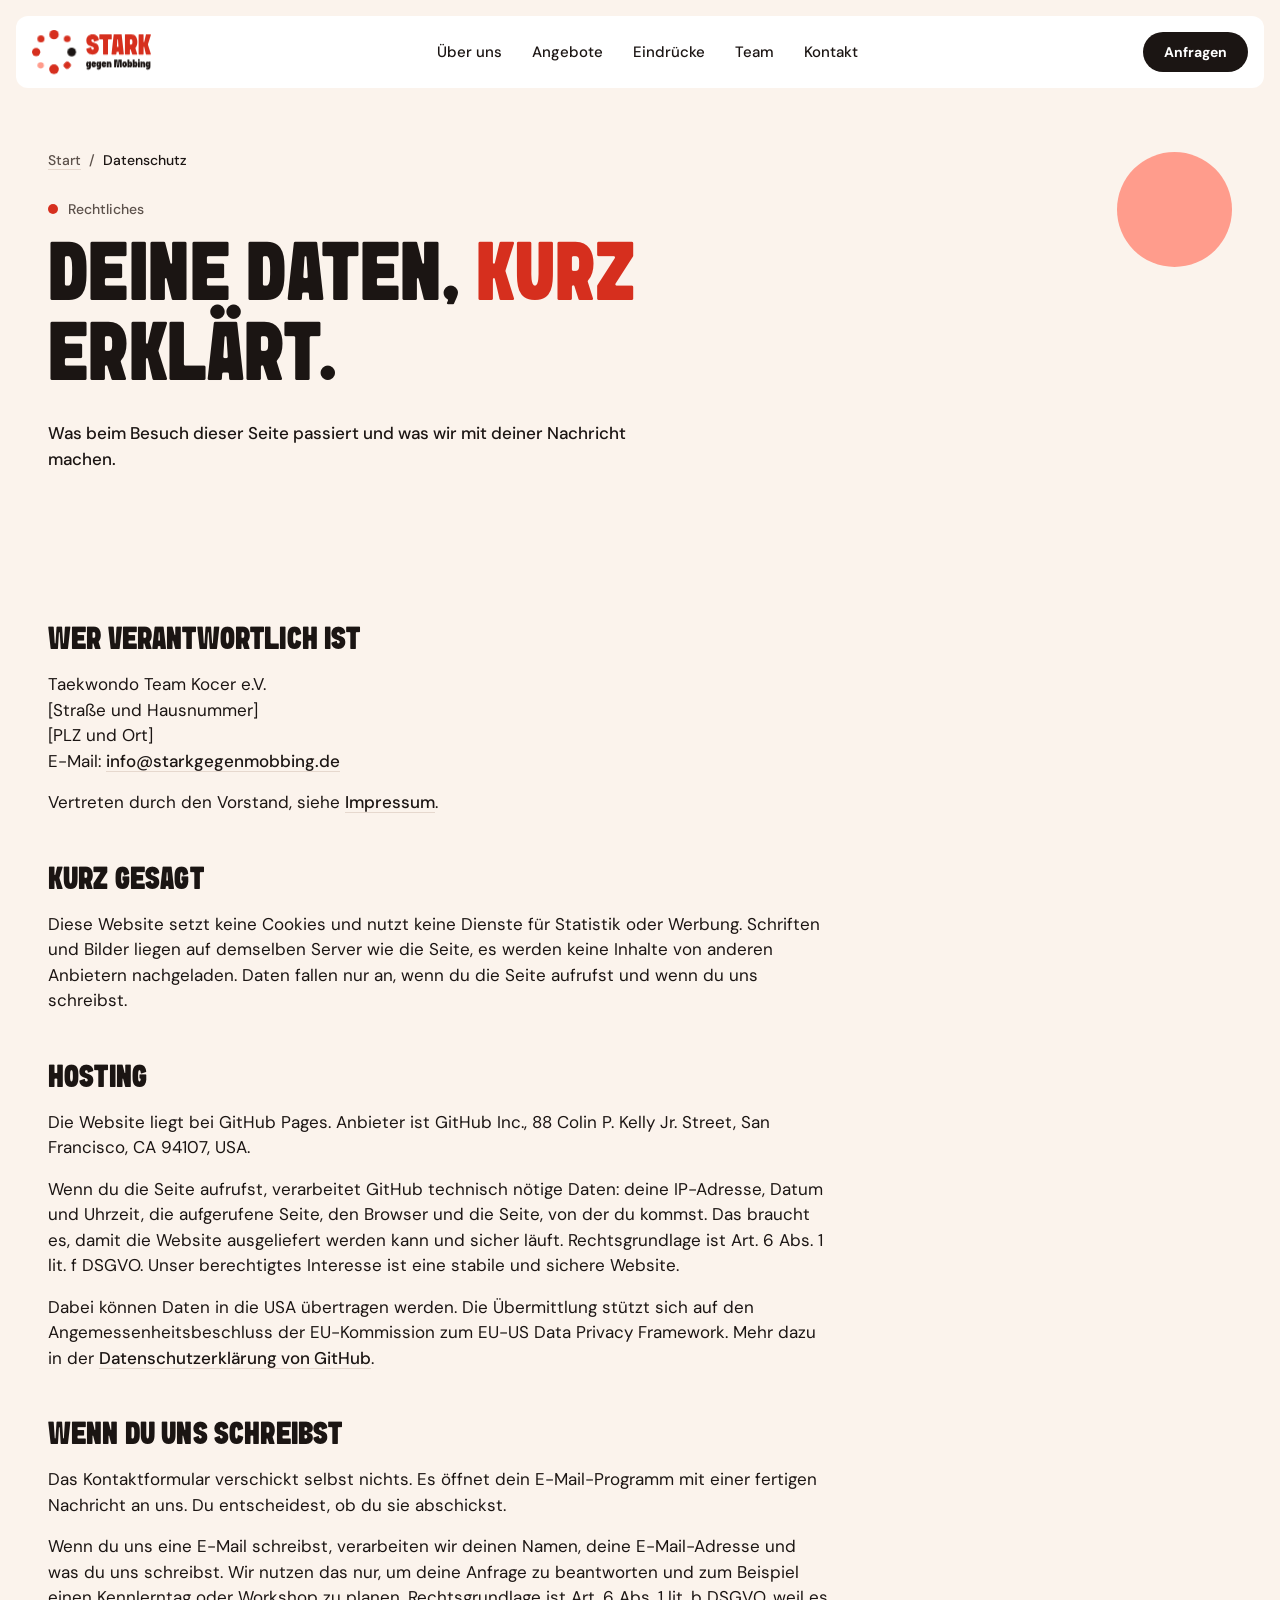
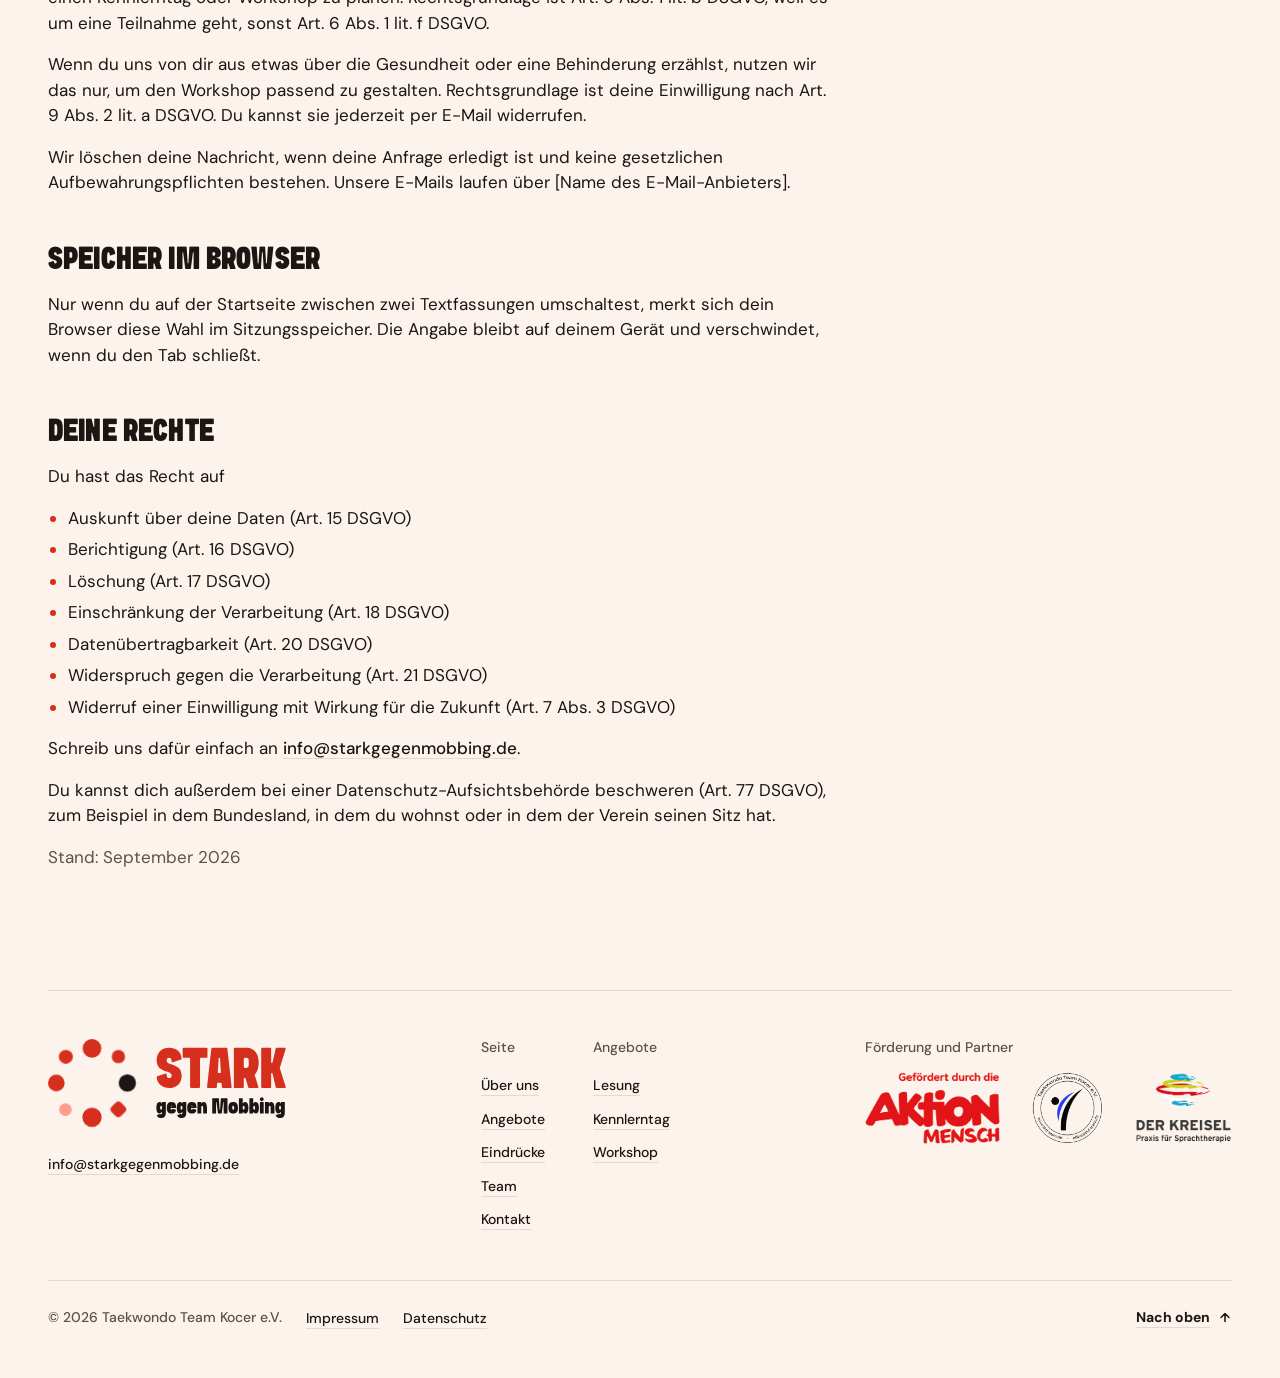
<file: datenschutz.html>
<!DOCTYPE html>
<html lang="de">
<head>
  <meta charset="utf-8">
  <meta name="viewport" content="width=device-width, initial-scale=1">
  <title>Datenschutz · Stark gegen Mobbing</title>
  <meta name="description" content="Datenschutzerklärung der Website Stark gegen Mobbing: welche Daten anfallen, wofür und welche Rechte du hast.">
  <meta name="theme-color" content="#FBF3EC">
  <link rel="stylesheet" href="styles.css">
  <script>
    /* Läuft vor dem ersten Paint: markiert JS, damit Reveal-Elemente nicht kurz
       aufblitzen bevor main.js (defer) geladen ist. */
    document.documentElement.classList.add('js');
  </script>
</head>
<body>
  <a class="skip-link pill" href="#main">Zum Inhalt springen</a>

  <header class="site-header">
    <nav class="nav" aria-label="Hauptnavigation">
      <a class="brand" href="index.html" aria-label="Stark gegen Mobbing – zur Startseite">
        <svg class="logo-svg" xmlns="http://www.w3.org/2000/svg" viewBox="0 0 357 132" aria-hidden="true" focusable="false">
  <g class="logo-ring"><circle class="logo-dot" style="--i:0" cx="66" cy="14" r="14" fill="#D62F1E"/><circle class="logo-dot" style="--i:1" cx="105.6" cy="26.4" r="10" fill="#D62F1E"/><circle class="logo-dot" style="--i:2" cx="119" cy="66" r="13" fill="#1B1513"/><g class="logo-dot" style="--i:3"><rect x="95.60" y="95.60" width="20" height="20" rx="6" fill="#D62F1E" transform="rotate(135 105.6 105.6)"/></g><circle class="logo-dot" style="--i:4" cx="66" cy="117.5" r="14.5" fill="#D62F1E"/><circle class="logo-dot" style="--i:5" cx="26.05" cy="105.95" r="9.5" fill="#FF9C8C"/><circle class="logo-dot" style="--i:6" cx="12.5" cy="66" r="12.5" fill="#D62F1E"/><circle class="logo-dot" style="--i:7" cx="26.76" cy="26.76" r="10.5" fill="#D62F1E"/></g>
  <path d="M163.06 57.18C163.55 67.67 171.72 73.50 181.86 73.50C192.35 73.50 200.48 66.98 200.48 54.57C200.48 35.56 177.95 40.54 177.95 32.10C177.95 29.54 179.57 28.19 181.67 28.19C183.76 28.19 185.38 29.52 185.39 32.07C185.39 32.09 185.39 32.11 185.39 32.14L185.49 33.73C185.51 34.16 185.71 34.51 186.05 34.73C186.39 34.97 186.80 35.03 187.20 34.90L199.55 30.92C200.12 30.73 200.50 30.21 200.46 29.61C199.97 19.11 191.80 13.29 181.66 13.29C171.17 13.29 163.03 19.82 163.03 32.22C163.03 51.23 185.57 46.25 185.57 54.70C185.57 57.25 183.94 58.60 181.85 58.60C179.76 58.60 178.14 57.27 178.11 54.74C178.11 54.72 178.11 54.70 178.11 54.67L178.02 53.07C178.00 52.65 177.80 52.30 177.45 52.06C177.10 51.82 176.71 51.76 176.31 51.89L163.95 55.87C163.39 56.05 163.03 56.58 163.06 57.18ZM213.16 29.50L213.16 72.18C213.16 72.90 213.75 73.49 214.48 73.49L226.75 73.49C227.47 73.49 228.06 72.90 228.06 72.18L228.06 29.50C228.06 28.78 228.65 28.19 229.37 28.19L237.92 28.19C238.65 28.19 239.24 27.60 239.24 26.88L239.24 14.61C239.24 13.88 238.65 13.29 237.92 13.29L203.30 13.29C202.58 13.29 201.99 13.88 201.99 14.61L201.99 26.88C201.99 27.60 202.58 28.19 203.30 28.19L211.85 28.19C212.58 28.19 213.16 28.79 213.16 29.50ZM258.04 29.14L259.33 49.45C259.35 49.84 259.24 50.17 258.98 50.44C258.72 50.72 258.40 50.85 258.02 50.85L256.01 50.85C255.63 50.85 255.30 50.71 255.04 50.44C254.80 50.16 254.67 49.83 254.69 49.44L255.98 29.13C256.02 28.59 256.47 28.19 257.01 28.19C257.56 28.19 258.01 28.60 258.04 29.14ZM275.48 72.04L269.09 14.46C269.03 13.80 268.46 13.29 267.79 13.29L246.25 13.29C245.57 13.29 245.02 13.80 244.93 14.46L238.54 72.04C238.51 72.42 238.63 72.77 238.89 73.06C239.13 73.34 239.48 73.50 239.86 73.50L251.93 73.50C252.62 73.50 253.19 72.96 253.24 72.27L253.59 66.98C253.63 66.28 254.21 65.75 254.90 65.75L259.15 65.75C259.84 65.75 260.42 66.28 260.46 66.98L260.80 72.27C260.84 72.96 261.42 73.50 262.11 73.50L274.19 73.50C274.57 73.50 274.91 73.36 275.17 73.07C275.41 72.77 275.52 72.42 275.48 72.04ZM297.42 43.40L295.01 43.40C294.28 43.40 293.69 42.81 293.69 42.08L293.69 29.50C293.69 28.78 294.28 28.19 295.01 28.19L297.42 28.19C301.76 28.19 301.14 32.88 301.14 35.79C301.14 38.70 301.75 43.40 297.42 43.40ZM296.31 59.21L300.51 72.58C300.68 73.14 301.18 73.50 301.76 73.50L314.25 73.50C314.68 73.50 315.05 73.31 315.30 72.96C315.56 72.61 315.62 72.21 315.50 71.79L310.08 54.54C309.94 54.08 310.05 53.60 310.38 53.25C314.37 49.02 316.03 42.61 316.03 35.80C316.03 23.96 311.02 13.29 297.42 13.29L280.10 13.29C279.38 13.29 278.79 13.88 278.79 14.61L278.79 72.19C278.79 72.91 279.38 73.50 280.10 73.50L292.38 73.50C293.11 73.50 293.69 72.91 293.69 72.19L293.69 59.61C293.69 58.88 294.28 58.29 295.01 58.29L295.07 58.29C295.65 58.30 296.13 58.67 296.31 59.21ZM319.81 14.61L319.81 72.19C319.81 72.91 320.40 73.50 321.12 73.50L333.40 73.50C334.13 73.50 334.72 72.91 334.72 72.19L334.72 51.86C334.72 51.35 335.08 50.92 335.59 50.84C336.09 50.76 336.61 51.05 336.72 51.55L341.58 72.48C341.73 73.08 342.24 73.49 342.86 73.49L355.28 73.49C355.71 73.49 356.08 73.30 356.33 72.95C356.59 72.60 356.66 72.20 356.53 71.78L347.74 43.78C347.66 43.51 347.66 43.26 347.74 42.99L356.53 14.99C356.66 14.58 356.59 14.17 356.33 13.82C356.07 13.48 355.71 13.29 355.28 13.29L342.86 13.29C342.24 13.29 341.73 13.71 341.58 14.31L336.72 35.23C336.61 35.74 336.09 36.02 335.59 35.94C335.08 35.86 334.72 35.44 334.72 34.92L334.72 14.61C334.72 13.88 334.13 13.29 333.40 13.29L321.12 13.29C320.40 13.29 319.81 13.88 319.81 14.61Z" fill="#D62F1E"/>
  <path d="M171.06 103.11C171.06 104.79 170.60 106.08 169.64 106.08C168.69 106.08 168.21 104.79 168.21 103.11C168.21 101.42 168.70 100.13 169.64 100.13C170.60 100.14 171.06 101.42 171.06 103.11ZM168.39 112.57L163.56 114.15C163.42 114.19 163.32 114.28 163.26 114.42C163.20 114.55 163.20 114.68 163.25 114.82C164.47 117.91 166.99 118.67 169.64 118.67C173.33 118.67 176.79 117.19 176.79 109.98L176.79 94.92C176.79 94.64 176.56 94.42 176.28 94.42L171.57 94.42C171.30 94.42 171.07 94.64 171.07 94.92L171.07 96.42C171.07 96.53 171.00 96.63 170.89 96.66C170.78 96.69 170.67 96.64 170.61 96.55C169.84 95.18 168.70 94.42 167.19 94.42C164.11 94.42 162.50 97.76 162.50 103.11C162.50 108.46 164.11 111.80 167.19 111.80C168.70 111.80 169.84 111.04 170.61 109.68C170.67 109.58 170.78 109.53 170.89 109.56C171.00 109.59 171.07 109.68 171.07 109.80L171.07 109.98C171.07 112.44 170.38 112.95 169.64 112.95C169.38 112.95 169.12 112.88 168.89 112.68C168.74 112.55 168.56 112.51 168.39 112.57ZM184.89 101.30C184.68 101.30 184.50 101.18 184.42 100.98C184.34 100.79 184.38 100.58 184.53 100.43C184.76 100.21 185.04 100.13 185.32 100.13C185.60 100.13 185.87 100.21 186.10 100.43C186.25 100.58 186.30 100.79 186.22 100.98C186.14 101.18 185.96 101.30 185.75 101.30ZM178.17 103.11C178.17 110.32 181.63 111.80 185.32 111.80C188.27 111.80 191.06 110.85 192.07 106.80C192.13 106.55 191.99 106.28 191.74 106.20L187.16 104.71C187.03 104.66 186.90 104.67 186.77 104.74C186.65 104.80 186.57 104.90 186.52 105.03C186.26 105.87 185.80 106.08 185.32 106.08C184.70 106.08 184.10 105.72 183.94 104.13C183.92 103.98 183.97 103.85 184.06 103.74C184.16 103.63 184.29 103.57 184.44 103.57L191.67 103.57C191.81 103.57 191.93 103.52 192.03 103.42C192.12 103.32 192.17 103.21 192.17 103.07C192.15 99.02 191.72 94.42 185.32 94.42C181.63 94.42 178.17 95.90 178.17 103.11ZM201.69 103.11C201.69 104.79 201.22 106.08 200.26 106.08C199.32 106.08 198.83 104.79 198.83 103.11C198.83 101.42 199.32 100.13 200.26 100.13C201.22 100.14 201.69 101.42 201.69 103.11ZM199.01 112.57L194.18 114.15C194.05 114.19 193.94 114.28 193.88 114.42C193.83 114.55 193.82 114.68 193.87 114.82C195.09 117.91 197.61 118.67 200.26 118.67C203.96 118.67 207.41 117.19 207.41 109.98L207.41 94.92C207.41 94.64 207.19 94.42 206.91 94.42L202.20 94.42C201.92 94.42 201.70 94.64 201.70 94.92L201.70 96.42C201.70 96.53 201.62 96.63 201.51 96.66C201.41 96.69 201.29 96.64 201.24 96.55C200.46 95.18 199.33 94.42 197.82 94.42C194.73 94.42 193.12 97.76 193.12 103.11C193.12 108.46 194.73 111.80 197.82 111.80C199.32 111.80 200.46 111.04 201.24 109.68C201.29 109.58 201.41 109.53 201.51 109.56C201.62 109.59 201.70 109.68 201.70 109.80L201.70 109.98C201.70 112.44 201.00 112.95 200.27 112.95C200.00 112.95 199.74 112.88 199.51 112.68C199.37 112.55 199.18 112.51 199.01 112.57ZM215.51 101.30C215.30 101.30 215.12 101.18 215.04 100.98C214.96 100.79 215.01 100.58 215.16 100.43C215.39 100.21 215.66 100.13 215.94 100.13C216.22 100.13 216.50 100.21 216.73 100.43C216.88 100.58 216.92 100.79 216.84 100.98C216.76 101.18 216.58 101.30 216.37 101.30ZM208.79 103.11C208.79 110.32 212.25 111.80 215.94 111.80C218.89 111.80 221.69 110.85 222.69 106.80C222.76 106.55 222.61 106.28 222.36 106.20L217.78 104.71C217.65 104.66 217.52 104.67 217.40 104.74C217.27 104.80 217.19 104.90 217.15 105.03C216.89 105.87 216.42 106.08 215.94 106.08C215.32 106.08 214.73 105.72 214.56 104.13C214.55 103.98 214.59 103.85 214.69 103.74C214.79 103.63 214.91 103.57 215.06 103.57L222.29 103.57C222.43 103.57 222.55 103.52 222.65 103.42C222.75 103.32 222.80 103.21 222.80 103.07C222.77 99.02 222.34 94.42 215.94 94.42C212.25 94.42 208.79 95.90 208.79 103.11ZM224.17 94.92L224.17 111.29C224.17 111.57 224.40 111.80 224.68 111.80L229.38 111.80C229.66 111.80 229.89 111.57 229.89 111.29L229.89 103.11C229.89 101.42 230.35 100.13 231.32 100.13C232.26 100.13 232.74 101.42 232.74 103.11L232.74 111.29C232.74 111.57 232.97 111.80 233.25 111.80L237.96 111.80C238.24 111.80 238.46 111.57 238.46 111.29L238.46 103.11C238.46 97.76 236.85 94.42 233.76 94.42C232.26 94.42 231.12 95.17 230.34 96.54C230.28 96.64 230.17 96.68 230.07 96.66C229.96 96.63 229.88 96.53 229.88 96.42L229.88 94.92C229.88 94.64 229.66 94.42 229.38 94.42L224.67 94.42C224.40 94.42 224.17 94.64 224.17 94.92ZM246.35 89.20L246.35 111.30C246.35 111.57 246.57 111.80 246.85 111.80L251.56 111.80C251.84 111.80 252.06 111.57 252.06 111.30L252.06 94.77C252.06 94.58 252.20 94.43 252.39 94.41C252.57 94.40 252.74 94.52 252.77 94.71L254.86 111.37C254.89 111.62 255.10 111.79 255.35 111.79L260.22 111.79C260.47 111.79 260.68 111.62 260.71 111.37L262.80 94.71C262.83 94.52 263.00 94.40 263.18 94.41C263.36 94.43 263.50 94.58 263.50 94.77L263.50 111.29C263.50 111.57 263.73 111.80 264.01 111.80L268.72 111.80C268.99 111.80 269.22 111.57 269.22 111.29L269.22 89.20C269.22 88.92 268.99 88.69 268.72 88.69C265.71 88.69 262.70 88.69 259.69 88.69C259.42 88.69 259.20 88.90 259.18 89.17L258.18 105.72C258.16 105.92 257.99 106.07 257.78 106.07C257.58 106.07 257.40 105.92 257.39 105.72L256.38 89.17C256.36 88.90 256.15 88.70 255.88 88.70C252.87 88.70 249.86 88.70 246.85 88.70C246.57 88.70 246.35 88.92 246.35 89.20ZM277.82 106.08C277.08 106.08 276.39 105.57 276.39 103.11C276.39 100.64 277.08 100.13 277.82 100.13C278.55 100.13 279.25 100.64 279.25 103.11C279.25 105.57 278.56 106.08 277.82 106.08ZM270.67 103.11C270.67 110.32 274.12 111.80 277.82 111.80C281.51 111.80 284.97 110.32 284.97 103.11C284.97 95.89 281.51 94.42 277.82 94.42C274.12 94.42 270.67 95.90 270.67 103.11ZM293.49 106.08C292.53 106.08 292.06 104.79 292.06 103.11C292.06 101.42 292.52 100.13 293.49 100.13C294.43 100.13 294.92 101.42 294.92 103.11C294.92 104.79 294.43 106.08 293.49 106.08ZM286.34 89.20L286.34 111.30C286.34 111.58 286.57 111.80 286.85 111.80L291.56 111.80C291.83 111.80 292.06 111.58 292.06 111.30L292.06 109.79C292.06 109.68 292.14 109.59 292.24 109.56C292.35 109.53 292.46 109.58 292.52 109.67C293.30 111.04 294.43 111.80 295.94 111.80C299.03 111.80 300.64 108.45 300.64 103.11C300.64 97.76 299.03 94.42 295.94 94.42C294.44 94.42 293.30 95.17 292.52 96.54C292.46 96.64 292.35 96.69 292.25 96.66C292.14 96.63 292.06 96.53 292.06 96.42L292.06 89.20C292.06 88.93 291.84 88.70 291.56 88.70L286.85 88.70C286.57 88.70 286.34 88.93 286.34 89.20ZM309.23 106.08C308.27 106.08 307.80 104.79 307.80 103.11C307.80 101.42 308.27 100.13 309.23 100.13C310.17 100.13 310.66 101.42 310.66 103.11C310.67 104.79 310.17 106.08 309.23 106.08ZM302.08 89.20L302.08 111.30C302.08 111.58 302.31 111.80 302.59 111.80L307.30 111.80C307.57 111.80 307.80 111.58 307.80 111.30L307.80 109.79C307.80 109.68 307.88 109.59 307.98 109.56C308.09 109.53 308.21 109.58 308.26 109.67C309.04 111.04 310.17 111.80 311.68 111.80C314.77 111.80 316.38 108.45 316.38 103.11C316.38 97.76 314.77 94.42 311.68 94.42C310.18 94.42 309.04 95.17 308.26 96.54C308.21 96.64 308.09 96.69 307.99 96.66C307.88 96.63 307.81 96.53 307.81 96.42L307.81 89.20C307.81 88.93 307.58 88.70 307.30 88.70L302.59 88.70C302.32 88.70 302.08 88.93 302.08 89.20ZM317.83 90.41C317.83 91.98 319.11 93.27 320.69 93.27C322.26 93.27 323.55 91.98 323.55 90.41C323.55 88.84 322.26 87.55 320.69 87.55C319.11 87.55 317.83 88.84 317.83 90.41ZM317.83 94.92L317.83 111.29C317.83 111.57 318.05 111.80 318.33 111.80L323.04 111.80C323.32 111.80 323.54 111.57 323.54 111.29L323.54 94.92C323.54 94.64 323.32 94.42 323.04 94.42L318.33 94.42C318.05 94.42 317.83 94.64 317.83 94.92ZM325.42 94.92L325.42 111.29C325.42 111.57 325.64 111.80 325.92 111.80L330.63 111.80C330.91 111.80 331.13 111.57 331.13 111.29L331.13 103.11C331.13 101.42 331.60 100.13 332.56 100.13C333.50 100.13 333.99 101.42 333.99 103.11L333.99 111.29C333.99 111.57 334.21 111.80 334.49 111.80L339.20 111.80C339.48 111.80 339.71 111.57 339.71 111.29L339.71 103.11C339.71 97.76 338.09 94.42 335.01 94.42C333.50 94.42 332.36 95.17 331.58 96.54C331.53 96.64 331.42 96.68 331.31 96.66C331.20 96.63 331.13 96.53 331.13 96.42L331.13 94.92C331.13 94.64 330.90 94.42 330.62 94.42L325.92 94.42C325.64 94.42 325.42 94.64 325.42 94.92ZM349.49 103.11C349.49 104.79 349.03 106.08 348.07 106.08C347.13 106.08 346.64 104.79 346.64 103.11C346.64 101.42 347.13 100.13 348.07 100.13C349.03 100.14 349.49 101.42 349.49 103.11ZM346.82 112.57L341.99 114.15C341.85 114.19 341.75 114.28 341.69 114.42C341.63 114.55 341.63 114.68 341.68 114.82C342.90 117.91 345.42 118.67 348.07 118.67C351.76 118.67 355.22 117.19 355.22 109.98L355.22 94.92C355.22 94.64 354.99 94.42 354.71 94.42L350.01 94.42C349.73 94.42 349.50 94.64 349.50 94.92L349.50 96.42C349.50 96.53 349.43 96.63 349.32 96.66C349.21 96.69 349.10 96.64 349.05 96.55C348.27 95.18 347.13 94.42 345.62 94.42C342.54 94.42 340.93 97.76 340.93 103.11C340.93 108.46 342.54 111.80 345.62 111.80C347.13 111.80 348.27 111.04 349.05 109.68C349.10 109.58 349.21 109.53 349.32 109.56C349.43 109.59 349.50 109.68 349.50 109.80L349.50 109.98C349.50 112.44 348.81 112.95 348.07 112.95C347.81 112.95 347.55 112.88 347.32 112.68C347.17 112.55 346.99 112.51 346.82 112.57Z" fill="#1B1513"/>
</svg>
      </a>

      <ul class="nav-links">
        <li><a href="index.html#ueber-uns">Über uns</a></li>
        <li><a href="index.html#angebote">Angebote</a></li>
        <li><a href="index.html#eindruecke">Eindrücke</a></li>
        <li><a href="index.html#team">Team</a></li>
        <li><a href="index.html#kontakt">Kontakt</a></li>
      </ul>

      <a class="pill nav-cta" href="index.html#kontakt">Anfragen</a>

      <button class="nav-burger" type="button" aria-expanded="false" aria-controls="nav-panel" aria-label="Menü öffnen">
        <span class="nav-burger-bar" aria-hidden="true"></span>
        <span class="nav-burger-bar" aria-hidden="true"></span>
        <span class="nav-burger-bar" aria-hidden="true"></span>
      </button>
    </nav>

    <div class="nav-panel" id="nav-panel" hidden>
      <ul class="nav-panel-links">
        <li><a class="display" href="index.html#ueber-uns">Über uns</a></li>
        <li><a class="display" href="index.html#angebote">Angebote</a></li>
        <li><a class="display" href="index.html#eindruecke">Eindrücke</a></li>
        <li><a class="display" href="index.html#team">Team</a></li>
        <li><a class="display" href="index.html#kontakt">Kontakt</a></li>
      </ul>
      <a class="pill nav-panel-cta" href="index.html#kontakt">Kennlerntag anfragen</a>
    </div>
  </header>

  <main id="main">
    <!-- Platzhalter in [eckigen Klammern] vor dem Livegang mit echten Vereinsdaten ersetzen. -->
    <header class="page-hero">
      <div class="container">
        <nav class="crumbs label" aria-label="Pfad"><a href="index.html">Start</a><span aria-hidden="true">/</span><span aria-current="page">Datenschutz</span></nav>
        <p class="eyebrow"><span class="eyebrow-dot" aria-hidden="true"></span>Rechtliches</p>
        <h1 class="display display--lg">Deine Daten, <span class="display--brand">kurz</span> erklärt.</h1>
        <p class="page-hero-lead">Was beim Besuch dieser Seite passiert und was wir mit deiner Nachricht machen.</p>
      </div>
      <span class="card-deco page-hero-deco" style="--c:var(--coral)" aria-hidden="true"></span>
    </header>

    <section class="section" aria-label="Datenschutz">
      <div class="container">
        <div class="prose">
          <h2>Wer verantwortlich ist</h2>
          <p>Taekwondo Team Kocer e.V.<br>[Straße und Hausnummer]<br>[PLZ und Ort]<br>E-Mail: <a href="mailto:info@starkgegenmobbing.de">info@starkgegenmobbing.de</a></p>
          <p>Vertreten durch den Vorstand, siehe <a href="impressum.html">Impressum</a>.</p>

          <h2>Kurz gesagt</h2>
          <p>Diese Website setzt keine Cookies und nutzt keine Dienste für Statistik oder Werbung. Schriften und Bilder liegen auf demselben Server wie die Seite, es werden keine Inhalte von anderen Anbietern nachgeladen. Daten fallen nur an, wenn du die Seite aufrufst und wenn du uns schreibst.</p>

          <!-- Hosting-Abschnitt anpassen, falls die Seite später woanders liegt (eigene Domain, anderer Anbieter). -->
          <h2>Hosting</h2>
          <p>Die Website liegt bei GitHub Pages. Anbieter ist GitHub Inc., 88 Colin P. Kelly Jr. Street, San Francisco, CA 94107, USA.</p>
          <p>Wenn du die Seite aufrufst, verarbeitet GitHub technisch nötige Daten: deine IP-Adresse, Datum und Uhrzeit, die aufgerufene Seite, den Browser und die Seite, von der du kommst. Das braucht es, damit die Website ausgeliefert werden kann und sicher läuft. Rechtsgrundlage ist Art. 6 Abs. 1 lit. f DSGVO. Unser berechtigtes Interesse ist eine stabile und sichere Website.</p>
          <p>Dabei können Daten in die USA übertragen werden. Die Übermittlung stützt sich auf den Angemessenheitsbeschluss der EU-Kommission zum EU-US Data Privacy Framework. Mehr dazu in der <a href="https://docs.github.com/de/site-policy/privacy-policies/github-general-privacy-statement">Datenschutzerklärung von GitHub</a>.</p>

          <h2>Wenn du uns schreibst</h2>
          <p>Das Kontaktformular verschickt selbst nichts. Es öffnet dein E-Mail-Programm mit einer fertigen Nachricht an uns. Du entscheidest, ob du sie abschickst.</p>
          <p>Wenn du uns eine E-Mail schreibst, verarbeiten wir deinen Namen, deine E-Mail-Adresse und was du uns schreibst. Wir nutzen das nur, um deine Anfrage zu beantworten und zum Beispiel einen Kennlerntag oder Workshop zu planen. Rechtsgrundlage ist Art. 6 Abs. 1 lit. b DSGVO, weil es um eine Teilnahme geht, sonst Art. 6 Abs. 1 lit. f DSGVO.</p>
          <p>Wenn du uns von dir aus etwas über die Gesundheit oder eine Behinderung erzählst, nutzen wir das nur, um den Workshop passend zu gestalten. Rechtsgrundlage ist deine Einwilligung nach Art. 9 Abs. 2 lit. a DSGVO. Du kannst sie jederzeit per E-Mail widerrufen.</p>
          <p>Wir löschen deine Nachricht, wenn deine Anfrage erledigt ist und keine gesetzlichen Aufbewahrungspflichten bestehen. Unsere E-Mails laufen über [Name des E-Mail-Anbieters].</p>

          <h2>Speicher im Browser</h2>
          <p>Nur wenn du auf der Startseite zwischen zwei Textfassungen umschaltest, merkt sich dein Browser diese Wahl im Sitzungsspeicher. Die Angabe bleibt auf deinem Gerät und verschwindet, wenn du den Tab schließt.</p>

          <h2>Deine Rechte</h2>
          <p>Du hast das Recht auf</p>
          <ul>
            <li>Auskunft über deine Daten (Art. 15 DSGVO)</li>
            <li>Berichtigung (Art. 16 DSGVO)</li>
            <li>Löschung (Art. 17 DSGVO)</li>
            <li>Einschränkung der Verarbeitung (Art. 18 DSGVO)</li>
            <li>Datenübertragbarkeit (Art. 20 DSGVO)</li>
            <li>Widerspruch gegen die Verarbeitung (Art. 21 DSGVO)</li>
            <li>Widerruf einer Einwilligung mit Wirkung für die Zukunft (Art. 7 Abs. 3 DSGVO)</li>
          </ul>
          <p>Schreib uns dafür einfach an <a href="mailto:info@starkgegenmobbing.de">info@starkgegenmobbing.de</a>.</p>
          <p>Du kannst dich außerdem bei einer Datenschutz-Aufsichtsbehörde beschweren (Art. 77 DSGVO), zum Beispiel in dem Bundesland, in dem du wohnst oder in dem der Verein seinen Sitz hat.</p>

          <p class="muted">Stand: September 2026</p>
        </div>
      </div>
    </section>
  </main>

  <footer class="footer">
    <div class="container">
      <div class="footer-inner reveal" style="--i:0">
        <div class="footer-grid">
          <div class="footer-brand">
            <a class="brand footer-logo" href="index.html" aria-label="Stark gegen Mobbing – zur Startseite">
              <svg class="logo-svg" xmlns="http://www.w3.org/2000/svg" viewBox="0 0 357 132" aria-hidden="true" focusable="false">
              <g class="logo-ring"><circle class="logo-dot" style="--i:0" cx="66" cy="14" r="14" fill="#D62F1E"/><circle class="logo-dot" style="--i:1" cx="105.6" cy="26.4" r="10" fill="#D62F1E"/><circle class="logo-dot" style="--i:2" cx="119" cy="66" r="13" fill="#1B1513"/><g class="logo-dot" style="--i:3"><rect x="95.60" y="95.60" width="20" height="20" rx="6" fill="#D62F1E" transform="rotate(135 105.6 105.6)"/></g><circle class="logo-dot" style="--i:4" cx="66" cy="117.5" r="14.5" fill="#D62F1E"/><circle class="logo-dot" style="--i:5" cx="26.05" cy="105.95" r="9.5" fill="#FF9C8C"/><circle class="logo-dot" style="--i:6" cx="12.5" cy="66" r="12.5" fill="#D62F1E"/><circle class="logo-dot" style="--i:7" cx="26.76" cy="26.76" r="10.5" fill="#D62F1E"/></g>
              <path d="M163.06 57.18C163.55 67.67 171.72 73.50 181.86 73.50C192.35 73.50 200.48 66.98 200.48 54.57C200.48 35.56 177.95 40.54 177.95 32.10C177.95 29.54 179.57 28.19 181.67 28.19C183.76 28.19 185.38 29.52 185.39 32.07C185.39 32.09 185.39 32.11 185.39 32.14L185.49 33.73C185.51 34.16 185.71 34.51 186.05 34.73C186.39 34.97 186.80 35.03 187.20 34.90L199.55 30.92C200.12 30.73 200.50 30.21 200.46 29.61C199.97 19.11 191.80 13.29 181.66 13.29C171.17 13.29 163.03 19.82 163.03 32.22C163.03 51.23 185.57 46.25 185.57 54.70C185.57 57.25 183.94 58.60 181.85 58.60C179.76 58.60 178.14 57.27 178.11 54.74C178.11 54.72 178.11 54.70 178.11 54.67L178.02 53.07C178.00 52.65 177.80 52.30 177.45 52.06C177.10 51.82 176.71 51.76 176.31 51.89L163.95 55.87C163.39 56.05 163.03 56.58 163.06 57.18ZM213.16 29.50L213.16 72.18C213.16 72.90 213.75 73.49 214.48 73.49L226.75 73.49C227.47 73.49 228.06 72.90 228.06 72.18L228.06 29.50C228.06 28.78 228.65 28.19 229.37 28.19L237.92 28.19C238.65 28.19 239.24 27.60 239.24 26.88L239.24 14.61C239.24 13.88 238.65 13.29 237.92 13.29L203.30 13.29C202.58 13.29 201.99 13.88 201.99 14.61L201.99 26.88C201.99 27.60 202.58 28.19 203.30 28.19L211.85 28.19C212.58 28.19 213.16 28.79 213.16 29.50ZM258.04 29.14L259.33 49.45C259.35 49.84 259.24 50.17 258.98 50.44C258.72 50.72 258.40 50.85 258.02 50.85L256.01 50.85C255.63 50.85 255.30 50.71 255.04 50.44C254.80 50.16 254.67 49.83 254.69 49.44L255.98 29.13C256.02 28.59 256.47 28.19 257.01 28.19C257.56 28.19 258.01 28.60 258.04 29.14ZM275.48 72.04L269.09 14.46C269.03 13.80 268.46 13.29 267.79 13.29L246.25 13.29C245.57 13.29 245.02 13.80 244.93 14.46L238.54 72.04C238.51 72.42 238.63 72.77 238.89 73.06C239.13 73.34 239.48 73.50 239.86 73.50L251.93 73.50C252.62 73.50 253.19 72.96 253.24 72.27L253.59 66.98C253.63 66.28 254.21 65.75 254.90 65.75L259.15 65.75C259.84 65.75 260.42 66.28 260.46 66.98L260.80 72.27C260.84 72.96 261.42 73.50 262.11 73.50L274.19 73.50C274.57 73.50 274.91 73.36 275.17 73.07C275.41 72.77 275.52 72.42 275.48 72.04ZM297.42 43.40L295.01 43.40C294.28 43.40 293.69 42.81 293.69 42.08L293.69 29.50C293.69 28.78 294.28 28.19 295.01 28.19L297.42 28.19C301.76 28.19 301.14 32.88 301.14 35.79C301.14 38.70 301.75 43.40 297.42 43.40ZM296.31 59.21L300.51 72.58C300.68 73.14 301.18 73.50 301.76 73.50L314.25 73.50C314.68 73.50 315.05 73.31 315.30 72.96C315.56 72.61 315.62 72.21 315.50 71.79L310.08 54.54C309.94 54.08 310.05 53.60 310.38 53.25C314.37 49.02 316.03 42.61 316.03 35.80C316.03 23.96 311.02 13.29 297.42 13.29L280.10 13.29C279.38 13.29 278.79 13.88 278.79 14.61L278.79 72.19C278.79 72.91 279.38 73.50 280.10 73.50L292.38 73.50C293.11 73.50 293.69 72.91 293.69 72.19L293.69 59.61C293.69 58.88 294.28 58.29 295.01 58.29L295.07 58.29C295.65 58.30 296.13 58.67 296.31 59.21ZM319.81 14.61L319.81 72.19C319.81 72.91 320.40 73.50 321.12 73.50L333.40 73.50C334.13 73.50 334.72 72.91 334.72 72.19L334.72 51.86C334.72 51.35 335.08 50.92 335.59 50.84C336.09 50.76 336.61 51.05 336.72 51.55L341.58 72.48C341.73 73.08 342.24 73.49 342.86 73.49L355.28 73.49C355.71 73.49 356.08 73.30 356.33 72.95C356.59 72.60 356.66 72.20 356.53 71.78L347.74 43.78C347.66 43.51 347.66 43.26 347.74 42.99L356.53 14.99C356.66 14.58 356.59 14.17 356.33 13.82C356.07 13.48 355.71 13.29 355.28 13.29L342.86 13.29C342.24 13.29 341.73 13.71 341.58 14.31L336.72 35.23C336.61 35.74 336.09 36.02 335.59 35.94C335.08 35.86 334.72 35.44 334.72 34.92L334.72 14.61C334.72 13.88 334.13 13.29 333.40 13.29L321.12 13.29C320.40 13.29 319.81 13.88 319.81 14.61Z" fill="#D62F1E"/>
              <path d="M171.06 103.11C171.06 104.79 170.60 106.08 169.64 106.08C168.69 106.08 168.21 104.79 168.21 103.11C168.21 101.42 168.70 100.13 169.64 100.13C170.60 100.14 171.06 101.42 171.06 103.11ZM168.39 112.57L163.56 114.15C163.42 114.19 163.32 114.28 163.26 114.42C163.20 114.55 163.20 114.68 163.25 114.82C164.47 117.91 166.99 118.67 169.64 118.67C173.33 118.67 176.79 117.19 176.79 109.98L176.79 94.92C176.79 94.64 176.56 94.42 176.28 94.42L171.57 94.42C171.30 94.42 171.07 94.64 171.07 94.92L171.07 96.42C171.07 96.53 171.00 96.63 170.89 96.66C170.78 96.69 170.67 96.64 170.61 96.55C169.84 95.18 168.70 94.42 167.19 94.42C164.11 94.42 162.50 97.76 162.50 103.11C162.50 108.46 164.11 111.80 167.19 111.80C168.70 111.80 169.84 111.04 170.61 109.68C170.67 109.58 170.78 109.53 170.89 109.56C171.00 109.59 171.07 109.68 171.07 109.80L171.07 109.98C171.07 112.44 170.38 112.95 169.64 112.95C169.38 112.95 169.12 112.88 168.89 112.68C168.74 112.55 168.56 112.51 168.39 112.57ZM184.89 101.30C184.68 101.30 184.50 101.18 184.42 100.98C184.34 100.79 184.38 100.58 184.53 100.43C184.76 100.21 185.04 100.13 185.32 100.13C185.60 100.13 185.87 100.21 186.10 100.43C186.25 100.58 186.30 100.79 186.22 100.98C186.14 101.18 185.96 101.30 185.75 101.30ZM178.17 103.11C178.17 110.32 181.63 111.80 185.32 111.80C188.27 111.80 191.06 110.85 192.07 106.80C192.13 106.55 191.99 106.28 191.74 106.20L187.16 104.71C187.03 104.66 186.90 104.67 186.77 104.74C186.65 104.80 186.57 104.90 186.52 105.03C186.26 105.87 185.80 106.08 185.32 106.08C184.70 106.08 184.10 105.72 183.94 104.13C183.92 103.98 183.97 103.85 184.06 103.74C184.16 103.63 184.29 103.57 184.44 103.57L191.67 103.57C191.81 103.57 191.93 103.52 192.03 103.42C192.12 103.32 192.17 103.21 192.17 103.07C192.15 99.02 191.72 94.42 185.32 94.42C181.63 94.42 178.17 95.90 178.17 103.11ZM201.69 103.11C201.69 104.79 201.22 106.08 200.26 106.08C199.32 106.08 198.83 104.79 198.83 103.11C198.83 101.42 199.32 100.13 200.26 100.13C201.22 100.14 201.69 101.42 201.69 103.11ZM199.01 112.57L194.18 114.15C194.05 114.19 193.94 114.28 193.88 114.42C193.83 114.55 193.82 114.68 193.87 114.82C195.09 117.91 197.61 118.67 200.26 118.67C203.96 118.67 207.41 117.19 207.41 109.98L207.41 94.92C207.41 94.64 207.19 94.42 206.91 94.42L202.20 94.42C201.92 94.42 201.70 94.64 201.70 94.92L201.70 96.42C201.70 96.53 201.62 96.63 201.51 96.66C201.41 96.69 201.29 96.64 201.24 96.55C200.46 95.18 199.33 94.42 197.82 94.42C194.73 94.42 193.12 97.76 193.12 103.11C193.12 108.46 194.73 111.80 197.82 111.80C199.32 111.80 200.46 111.04 201.24 109.68C201.29 109.58 201.41 109.53 201.51 109.56C201.62 109.59 201.70 109.68 201.70 109.80L201.70 109.98C201.70 112.44 201.00 112.95 200.27 112.95C200.00 112.95 199.74 112.88 199.51 112.68C199.37 112.55 199.18 112.51 199.01 112.57ZM215.51 101.30C215.30 101.30 215.12 101.18 215.04 100.98C214.96 100.79 215.01 100.58 215.16 100.43C215.39 100.21 215.66 100.13 215.94 100.13C216.22 100.13 216.50 100.21 216.73 100.43C216.88 100.58 216.92 100.79 216.84 100.98C216.76 101.18 216.58 101.30 216.37 101.30ZM208.79 103.11C208.79 110.32 212.25 111.80 215.94 111.80C218.89 111.80 221.69 110.85 222.69 106.80C222.76 106.55 222.61 106.28 222.36 106.20L217.78 104.71C217.65 104.66 217.52 104.67 217.40 104.74C217.27 104.80 217.19 104.90 217.15 105.03C216.89 105.87 216.42 106.08 215.94 106.08C215.32 106.08 214.73 105.72 214.56 104.13C214.55 103.98 214.59 103.85 214.69 103.74C214.79 103.63 214.91 103.57 215.06 103.57L222.29 103.57C222.43 103.57 222.55 103.52 222.65 103.42C222.75 103.32 222.80 103.21 222.80 103.07C222.77 99.02 222.34 94.42 215.94 94.42C212.25 94.42 208.79 95.90 208.79 103.11ZM224.17 94.92L224.17 111.29C224.17 111.57 224.40 111.80 224.68 111.80L229.38 111.80C229.66 111.80 229.89 111.57 229.89 111.29L229.89 103.11C229.89 101.42 230.35 100.13 231.32 100.13C232.26 100.13 232.74 101.42 232.74 103.11L232.74 111.29C232.74 111.57 232.97 111.80 233.25 111.80L237.96 111.80C238.24 111.80 238.46 111.57 238.46 111.29L238.46 103.11C238.46 97.76 236.85 94.42 233.76 94.42C232.26 94.42 231.12 95.17 230.34 96.54C230.28 96.64 230.17 96.68 230.07 96.66C229.96 96.63 229.88 96.53 229.88 96.42L229.88 94.92C229.88 94.64 229.66 94.42 229.38 94.42L224.67 94.42C224.40 94.42 224.17 94.64 224.17 94.92ZM246.35 89.20L246.35 111.30C246.35 111.57 246.57 111.80 246.85 111.80L251.56 111.80C251.84 111.80 252.06 111.57 252.06 111.30L252.06 94.77C252.06 94.58 252.20 94.43 252.39 94.41C252.57 94.40 252.74 94.52 252.77 94.71L254.86 111.37C254.89 111.62 255.10 111.79 255.35 111.79L260.22 111.79C260.47 111.79 260.68 111.62 260.71 111.37L262.80 94.71C262.83 94.52 263.00 94.40 263.18 94.41C263.36 94.43 263.50 94.58 263.50 94.77L263.50 111.29C263.50 111.57 263.73 111.80 264.01 111.80L268.72 111.80C268.99 111.80 269.22 111.57 269.22 111.29L269.22 89.20C269.22 88.92 268.99 88.69 268.72 88.69C265.71 88.69 262.70 88.69 259.69 88.69C259.42 88.69 259.20 88.90 259.18 89.17L258.18 105.72C258.16 105.92 257.99 106.07 257.78 106.07C257.58 106.07 257.40 105.92 257.39 105.72L256.38 89.17C256.36 88.90 256.15 88.70 255.88 88.70C252.87 88.70 249.86 88.70 246.85 88.70C246.57 88.70 246.35 88.92 246.35 89.20ZM277.82 106.08C277.08 106.08 276.39 105.57 276.39 103.11C276.39 100.64 277.08 100.13 277.82 100.13C278.55 100.13 279.25 100.64 279.25 103.11C279.25 105.57 278.56 106.08 277.82 106.08ZM270.67 103.11C270.67 110.32 274.12 111.80 277.82 111.80C281.51 111.80 284.97 110.32 284.97 103.11C284.97 95.89 281.51 94.42 277.82 94.42C274.12 94.42 270.67 95.90 270.67 103.11ZM293.49 106.08C292.53 106.08 292.06 104.79 292.06 103.11C292.06 101.42 292.52 100.13 293.49 100.13C294.43 100.13 294.92 101.42 294.92 103.11C294.92 104.79 294.43 106.08 293.49 106.08ZM286.34 89.20L286.34 111.30C286.34 111.58 286.57 111.80 286.85 111.80L291.56 111.80C291.83 111.80 292.06 111.58 292.06 111.30L292.06 109.79C292.06 109.68 292.14 109.59 292.24 109.56C292.35 109.53 292.46 109.58 292.52 109.67C293.30 111.04 294.43 111.80 295.94 111.80C299.03 111.80 300.64 108.45 300.64 103.11C300.64 97.76 299.03 94.42 295.94 94.42C294.44 94.42 293.30 95.17 292.52 96.54C292.46 96.64 292.35 96.69 292.25 96.66C292.14 96.63 292.06 96.53 292.06 96.42L292.06 89.20C292.06 88.93 291.84 88.70 291.56 88.70L286.85 88.70C286.57 88.70 286.34 88.93 286.34 89.20ZM309.23 106.08C308.27 106.08 307.80 104.79 307.80 103.11C307.80 101.42 308.27 100.13 309.23 100.13C310.17 100.13 310.66 101.42 310.66 103.11C310.67 104.79 310.17 106.08 309.23 106.08ZM302.08 89.20L302.08 111.30C302.08 111.58 302.31 111.80 302.59 111.80L307.30 111.80C307.57 111.80 307.80 111.58 307.80 111.30L307.80 109.79C307.80 109.68 307.88 109.59 307.98 109.56C308.09 109.53 308.21 109.58 308.26 109.67C309.04 111.04 310.17 111.80 311.68 111.80C314.77 111.80 316.38 108.45 316.38 103.11C316.38 97.76 314.77 94.42 311.68 94.42C310.18 94.42 309.04 95.17 308.26 96.54C308.21 96.64 308.09 96.69 307.99 96.66C307.88 96.63 307.81 96.53 307.81 96.42L307.81 89.20C307.81 88.93 307.58 88.70 307.30 88.70L302.59 88.70C302.32 88.70 302.08 88.93 302.08 89.20ZM317.83 90.41C317.83 91.98 319.11 93.27 320.69 93.27C322.26 93.27 323.55 91.98 323.55 90.41C323.55 88.84 322.26 87.55 320.69 87.55C319.11 87.55 317.83 88.84 317.83 90.41ZM317.83 94.92L317.83 111.29C317.83 111.57 318.05 111.80 318.33 111.80L323.04 111.80C323.32 111.80 323.54 111.57 323.54 111.29L323.54 94.92C323.54 94.64 323.32 94.42 323.04 94.42L318.33 94.42C318.05 94.42 317.83 94.64 317.83 94.92ZM325.42 94.92L325.42 111.29C325.42 111.57 325.64 111.80 325.92 111.80L330.63 111.80C330.91 111.80 331.13 111.57 331.13 111.29L331.13 103.11C331.13 101.42 331.60 100.13 332.56 100.13C333.50 100.13 333.99 101.42 333.99 103.11L333.99 111.29C333.99 111.57 334.21 111.80 334.49 111.80L339.20 111.80C339.48 111.80 339.71 111.57 339.71 111.29L339.71 103.11C339.71 97.76 338.09 94.42 335.01 94.42C333.50 94.42 332.36 95.17 331.58 96.54C331.53 96.64 331.42 96.68 331.31 96.66C331.20 96.63 331.13 96.53 331.13 96.42L331.13 94.92C331.13 94.64 330.90 94.42 330.62 94.42L325.92 94.42C325.64 94.42 325.42 94.64 325.42 94.92ZM349.49 103.11C349.49 104.79 349.03 106.08 348.07 106.08C347.13 106.08 346.64 104.79 346.64 103.11C346.64 101.42 347.13 100.13 348.07 100.13C349.03 100.14 349.49 101.42 349.49 103.11ZM346.82 112.57L341.99 114.15C341.85 114.19 341.75 114.28 341.69 114.42C341.63 114.55 341.63 114.68 341.68 114.82C342.90 117.91 345.42 118.67 348.07 118.67C351.76 118.67 355.22 117.19 355.22 109.98L355.22 94.92C355.22 94.64 354.99 94.42 354.71 94.42L350.01 94.42C349.73 94.42 349.50 94.64 349.50 94.92L349.50 96.42C349.50 96.53 349.43 96.63 349.32 96.66C349.21 96.69 349.10 96.64 349.05 96.55C348.27 95.18 347.13 94.42 345.62 94.42C342.54 94.42 340.93 97.76 340.93 103.11C340.93 108.46 342.54 111.80 345.62 111.80C347.13 111.80 348.27 111.04 349.05 109.68C349.10 109.58 349.21 109.53 349.32 109.56C349.43 109.59 349.50 109.68 349.50 109.80L349.50 109.98C349.50 112.44 348.81 112.95 348.07 112.95C347.81 112.95 347.55 112.88 347.32 112.68C347.17 112.55 346.99 112.51 346.82 112.57Z" fill="#1B1513"/>
              </svg>
            </a>
            <p class="footer-mail"><a class="text-link text-link--quiet" href="mailto:info@starkgegenmobbing.de">info@starkgegenmobbing.de</a></p>
          </div>

          <nav class="footer-nav" aria-label="Footer">
            <div>
              <p class="label footer-heading">Seite</p>
              <ul class="footer-links">
                <li><a class="text-link text-link--quiet" href="index.html#ueber-uns">Über uns</a></li>
                <li><a class="text-link text-link--quiet" href="index.html#angebote">Angebote</a></li>
                <li><a class="text-link text-link--quiet" href="index.html#eindruecke">Eindrücke</a></li>
                <li><a class="text-link text-link--quiet" href="index.html#team">Team</a></li>
                <li><a class="text-link text-link--quiet" href="index.html#kontakt">Kontakt</a></li>
              </ul>
            </div>
            <div>
              <p class="label footer-heading">Angebote</p>
              <ul class="footer-links">
                <li><a class="text-link text-link--quiet" href="lesung.html">Lesung</a></li>
                <li><a class="text-link text-link--quiet" href="kennlerntag.html">Kennlerntag</a></li>
                <li><a class="text-link text-link--quiet" href="workshop.html">Workshop</a></li>
              </ul>
            </div>
          </nav>

          <div class="footer-partner">
            <p class="label footer-heading">Förderung und Partner</p>
            <ul class="footer-partner-logos">
              <li><a href="https://www.aktion-mensch.de" rel="noopener"><img src="assets/img/partner/aktion-mensch-foerderlogo.webp" width="134" height="72" alt="Gefördert durch die Aktion Mensch" loading="lazy"></a></li>
              <li><a href="https://www.tkd-team.de" rel="noopener"><img src="assets/img/partner/taekwondo-team-kocer.webp" width="72" height="72" alt="Taekwondo Team Kocer e.V." loading="lazy"></a></li>
              <li><a href="https://www.kreisel-sprachtherapie.de" rel="noopener"><img src="assets/img/partner/der-kreisel.webp" width="97" height="72" alt="Der Kreisel – Praxis für Sprachtherapie" loading="lazy"></a></li>
            </ul>
          </div>
        </div>

        <div class="footer-bottom">
          <p class="label muted footer-copy">© 2026 Taekwondo Team Kocer&nbsp;e.V.</p>
          <ul class="footer-legal" aria-label="Rechtliches">
            <li><a class="text-link text-link--quiet" href="impressum.html">Impressum</a></li>
            <li><a class="text-link text-link--quiet" href="datenschutz.html">Datenschutz</a></li>
          </ul>
          <a class="text-link footer-top" href="#main">Nach oben <svg class="text-link-icon" width="14" height="14" viewBox="0 0 16 16" aria-hidden="true" focusable="false"><path d="M8 13V4M3.5 8.5 8 4l4.5 4.5" fill="none" stroke="currentColor" stroke-width="1.75" stroke-linecap="round" stroke-linejoin="round"/></svg></a>
        </div>
      </div>
    </div>
  </footer>

  <script src="main.js" defer></script>
  <script src="site.js" defer></script>
</body>
</html>
</file>
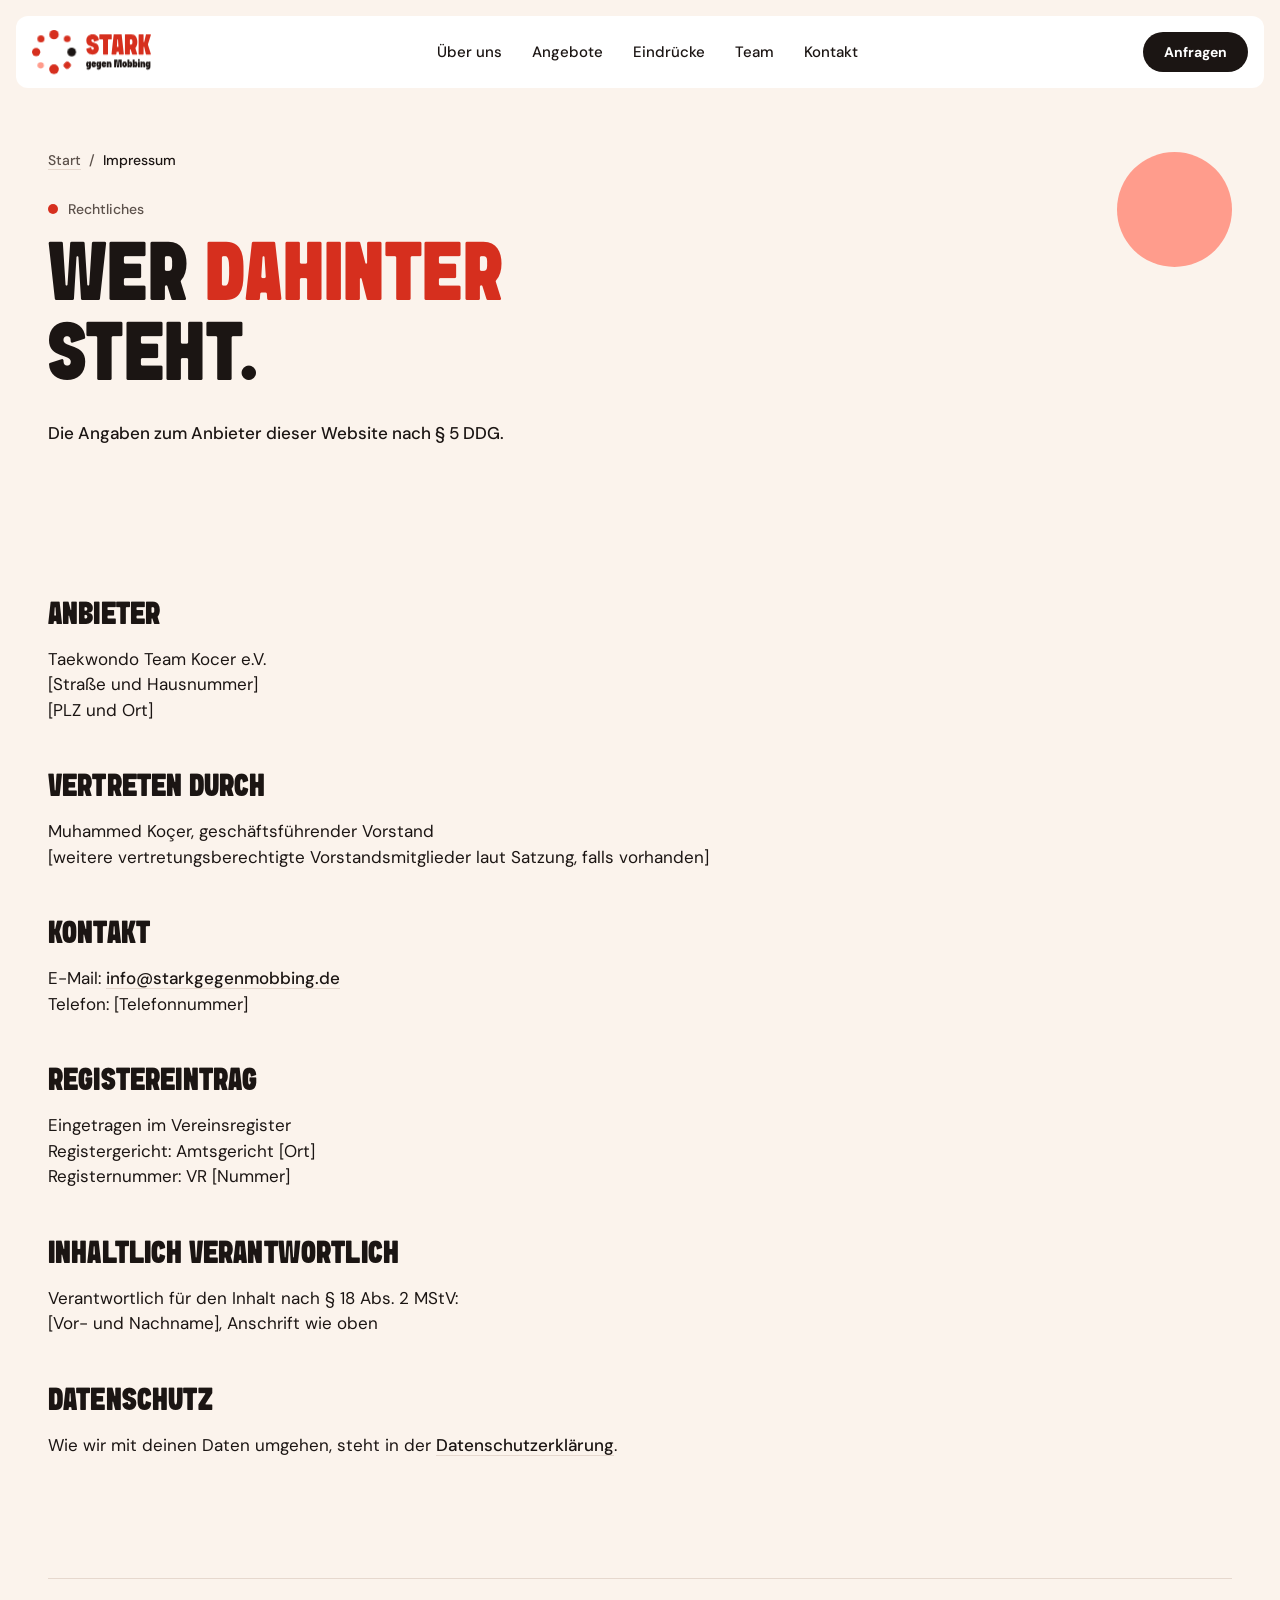
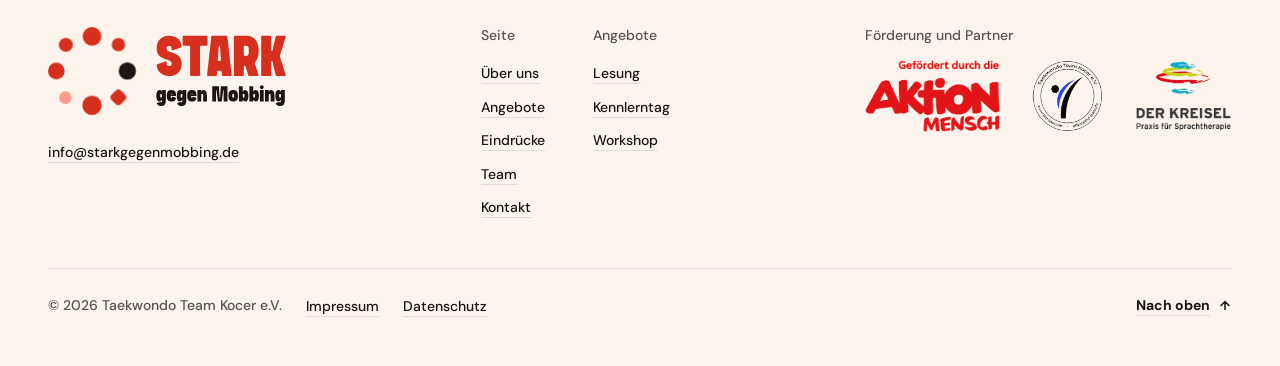
<file: impressum.html>
<!DOCTYPE html>
<html lang="de">
<head>
  <meta charset="utf-8">
  <meta name="viewport" content="width=device-width, initial-scale=1">
  <title>Impressum · Stark gegen Mobbing</title>
  <meta name="description" content="Impressum der Website Stark gegen Mobbing, einem Projekt des Taekwondo Team Kocer e.V.">
  <meta name="theme-color" content="#FBF3EC">
  <link rel="stylesheet" href="styles.css">
  <script>
    /* Läuft vor dem ersten Paint: markiert JS, damit Reveal-Elemente nicht kurz
       aufblitzen bevor main.js (defer) geladen ist. */
    document.documentElement.classList.add('js');
  </script>
</head>
<body>
  <a class="skip-link pill" href="#main">Zum Inhalt springen</a>

  <header class="site-header">
    <nav class="nav" aria-label="Hauptnavigation">
      <a class="brand" href="index.html" aria-label="Stark gegen Mobbing – zur Startseite">
        <svg class="logo-svg" xmlns="http://www.w3.org/2000/svg" viewBox="0 0 357 132" aria-hidden="true" focusable="false">
  <g class="logo-ring"><circle class="logo-dot" style="--i:0" cx="66" cy="14" r="14" fill="#D62F1E"/><circle class="logo-dot" style="--i:1" cx="105.6" cy="26.4" r="10" fill="#D62F1E"/><circle class="logo-dot" style="--i:2" cx="119" cy="66" r="13" fill="#1B1513"/><g class="logo-dot" style="--i:3"><rect x="95.60" y="95.60" width="20" height="20" rx="6" fill="#D62F1E" transform="rotate(135 105.6 105.6)"/></g><circle class="logo-dot" style="--i:4" cx="66" cy="117.5" r="14.5" fill="#D62F1E"/><circle class="logo-dot" style="--i:5" cx="26.05" cy="105.95" r="9.5" fill="#FF9C8C"/><circle class="logo-dot" style="--i:6" cx="12.5" cy="66" r="12.5" fill="#D62F1E"/><circle class="logo-dot" style="--i:7" cx="26.76" cy="26.76" r="10.5" fill="#D62F1E"/></g>
  <path d="M163.06 57.18C163.55 67.67 171.72 73.50 181.86 73.50C192.35 73.50 200.48 66.98 200.48 54.57C200.48 35.56 177.95 40.54 177.95 32.10C177.95 29.54 179.57 28.19 181.67 28.19C183.76 28.19 185.38 29.52 185.39 32.07C185.39 32.09 185.39 32.11 185.39 32.14L185.49 33.73C185.51 34.16 185.71 34.51 186.05 34.73C186.39 34.97 186.80 35.03 187.20 34.90L199.55 30.92C200.12 30.73 200.50 30.21 200.46 29.61C199.97 19.11 191.80 13.29 181.66 13.29C171.17 13.29 163.03 19.82 163.03 32.22C163.03 51.23 185.57 46.25 185.57 54.70C185.57 57.25 183.94 58.60 181.85 58.60C179.76 58.60 178.14 57.27 178.11 54.74C178.11 54.72 178.11 54.70 178.11 54.67L178.02 53.07C178.00 52.65 177.80 52.30 177.45 52.06C177.10 51.82 176.71 51.76 176.31 51.89L163.95 55.87C163.39 56.05 163.03 56.58 163.06 57.18ZM213.16 29.50L213.16 72.18C213.16 72.90 213.75 73.49 214.48 73.49L226.75 73.49C227.47 73.49 228.06 72.90 228.06 72.18L228.06 29.50C228.06 28.78 228.65 28.19 229.37 28.19L237.92 28.19C238.65 28.19 239.24 27.60 239.24 26.88L239.24 14.61C239.24 13.88 238.65 13.29 237.92 13.29L203.30 13.29C202.58 13.29 201.99 13.88 201.99 14.61L201.99 26.88C201.99 27.60 202.58 28.19 203.30 28.19L211.85 28.19C212.58 28.19 213.16 28.79 213.16 29.50ZM258.04 29.14L259.33 49.45C259.35 49.84 259.24 50.17 258.98 50.44C258.72 50.72 258.40 50.85 258.02 50.85L256.01 50.85C255.63 50.85 255.30 50.71 255.04 50.44C254.80 50.16 254.67 49.83 254.69 49.44L255.98 29.13C256.02 28.59 256.47 28.19 257.01 28.19C257.56 28.19 258.01 28.60 258.04 29.14ZM275.48 72.04L269.09 14.46C269.03 13.80 268.46 13.29 267.79 13.29L246.25 13.29C245.57 13.29 245.02 13.80 244.93 14.46L238.54 72.04C238.51 72.42 238.63 72.77 238.89 73.06C239.13 73.34 239.48 73.50 239.86 73.50L251.93 73.50C252.62 73.50 253.19 72.96 253.24 72.27L253.59 66.98C253.63 66.28 254.21 65.75 254.90 65.75L259.15 65.75C259.84 65.75 260.42 66.28 260.46 66.98L260.80 72.27C260.84 72.96 261.42 73.50 262.11 73.50L274.19 73.50C274.57 73.50 274.91 73.36 275.17 73.07C275.41 72.77 275.52 72.42 275.48 72.04ZM297.42 43.40L295.01 43.40C294.28 43.40 293.69 42.81 293.69 42.08L293.69 29.50C293.69 28.78 294.28 28.19 295.01 28.19L297.42 28.19C301.76 28.19 301.14 32.88 301.14 35.79C301.14 38.70 301.75 43.40 297.42 43.40ZM296.31 59.21L300.51 72.58C300.68 73.14 301.18 73.50 301.76 73.50L314.25 73.50C314.68 73.50 315.05 73.31 315.30 72.96C315.56 72.61 315.62 72.21 315.50 71.79L310.08 54.54C309.94 54.08 310.05 53.60 310.38 53.25C314.37 49.02 316.03 42.61 316.03 35.80C316.03 23.96 311.02 13.29 297.42 13.29L280.10 13.29C279.38 13.29 278.79 13.88 278.79 14.61L278.79 72.19C278.79 72.91 279.38 73.50 280.10 73.50L292.38 73.50C293.11 73.50 293.69 72.91 293.69 72.19L293.69 59.61C293.69 58.88 294.28 58.29 295.01 58.29L295.07 58.29C295.65 58.30 296.13 58.67 296.31 59.21ZM319.81 14.61L319.81 72.19C319.81 72.91 320.40 73.50 321.12 73.50L333.40 73.50C334.13 73.50 334.72 72.91 334.72 72.19L334.72 51.86C334.72 51.35 335.08 50.92 335.59 50.84C336.09 50.76 336.61 51.05 336.72 51.55L341.58 72.48C341.73 73.08 342.24 73.49 342.86 73.49L355.28 73.49C355.71 73.49 356.08 73.30 356.33 72.95C356.59 72.60 356.66 72.20 356.53 71.78L347.74 43.78C347.66 43.51 347.66 43.26 347.74 42.99L356.53 14.99C356.66 14.58 356.59 14.17 356.33 13.82C356.07 13.48 355.71 13.29 355.28 13.29L342.86 13.29C342.24 13.29 341.73 13.71 341.58 14.31L336.72 35.23C336.61 35.74 336.09 36.02 335.59 35.94C335.08 35.86 334.72 35.44 334.72 34.92L334.72 14.61C334.72 13.88 334.13 13.29 333.40 13.29L321.12 13.29C320.40 13.29 319.81 13.88 319.81 14.61Z" fill="#D62F1E"/>
  <path d="M171.06 103.11C171.06 104.79 170.60 106.08 169.64 106.08C168.69 106.08 168.21 104.79 168.21 103.11C168.21 101.42 168.70 100.13 169.64 100.13C170.60 100.14 171.06 101.42 171.06 103.11ZM168.39 112.57L163.56 114.15C163.42 114.19 163.32 114.28 163.26 114.42C163.20 114.55 163.20 114.68 163.25 114.82C164.47 117.91 166.99 118.67 169.64 118.67C173.33 118.67 176.79 117.19 176.79 109.98L176.79 94.92C176.79 94.64 176.56 94.42 176.28 94.42L171.57 94.42C171.30 94.42 171.07 94.64 171.07 94.92L171.07 96.42C171.07 96.53 171.00 96.63 170.89 96.66C170.78 96.69 170.67 96.64 170.61 96.55C169.84 95.18 168.70 94.42 167.19 94.42C164.11 94.42 162.50 97.76 162.50 103.11C162.50 108.46 164.11 111.80 167.19 111.80C168.70 111.80 169.84 111.04 170.61 109.68C170.67 109.58 170.78 109.53 170.89 109.56C171.00 109.59 171.07 109.68 171.07 109.80L171.07 109.98C171.07 112.44 170.38 112.95 169.64 112.95C169.38 112.95 169.12 112.88 168.89 112.68C168.74 112.55 168.56 112.51 168.39 112.57ZM184.89 101.30C184.68 101.30 184.50 101.18 184.42 100.98C184.34 100.79 184.38 100.58 184.53 100.43C184.76 100.21 185.04 100.13 185.32 100.13C185.60 100.13 185.87 100.21 186.10 100.43C186.25 100.58 186.30 100.79 186.22 100.98C186.14 101.18 185.96 101.30 185.75 101.30ZM178.17 103.11C178.17 110.32 181.63 111.80 185.32 111.80C188.27 111.80 191.06 110.85 192.07 106.80C192.13 106.55 191.99 106.28 191.74 106.20L187.16 104.71C187.03 104.66 186.90 104.67 186.77 104.74C186.65 104.80 186.57 104.90 186.52 105.03C186.26 105.87 185.80 106.08 185.32 106.08C184.70 106.08 184.10 105.72 183.94 104.13C183.92 103.98 183.97 103.85 184.06 103.74C184.16 103.63 184.29 103.57 184.44 103.57L191.67 103.57C191.81 103.57 191.93 103.52 192.03 103.42C192.12 103.32 192.17 103.21 192.17 103.07C192.15 99.02 191.72 94.42 185.32 94.42C181.63 94.42 178.17 95.90 178.17 103.11ZM201.69 103.11C201.69 104.79 201.22 106.08 200.26 106.08C199.32 106.08 198.83 104.79 198.83 103.11C198.83 101.42 199.32 100.13 200.26 100.13C201.22 100.14 201.69 101.42 201.69 103.11ZM199.01 112.57L194.18 114.15C194.05 114.19 193.94 114.28 193.88 114.42C193.83 114.55 193.82 114.68 193.87 114.82C195.09 117.91 197.61 118.67 200.26 118.67C203.96 118.67 207.41 117.19 207.41 109.98L207.41 94.92C207.41 94.64 207.19 94.42 206.91 94.42L202.20 94.42C201.92 94.42 201.70 94.64 201.70 94.92L201.70 96.42C201.70 96.53 201.62 96.63 201.51 96.66C201.41 96.69 201.29 96.64 201.24 96.55C200.46 95.18 199.33 94.42 197.82 94.42C194.73 94.42 193.12 97.76 193.12 103.11C193.12 108.46 194.73 111.80 197.82 111.80C199.32 111.80 200.46 111.04 201.24 109.68C201.29 109.58 201.41 109.53 201.51 109.56C201.62 109.59 201.70 109.68 201.70 109.80L201.70 109.98C201.70 112.44 201.00 112.95 200.27 112.95C200.00 112.95 199.74 112.88 199.51 112.68C199.37 112.55 199.18 112.51 199.01 112.57ZM215.51 101.30C215.30 101.30 215.12 101.18 215.04 100.98C214.96 100.79 215.01 100.58 215.16 100.43C215.39 100.21 215.66 100.13 215.94 100.13C216.22 100.13 216.50 100.21 216.73 100.43C216.88 100.58 216.92 100.79 216.84 100.98C216.76 101.18 216.58 101.30 216.37 101.30ZM208.79 103.11C208.79 110.32 212.25 111.80 215.94 111.80C218.89 111.80 221.69 110.85 222.69 106.80C222.76 106.55 222.61 106.28 222.36 106.20L217.78 104.71C217.65 104.66 217.52 104.67 217.40 104.74C217.27 104.80 217.19 104.90 217.15 105.03C216.89 105.87 216.42 106.08 215.94 106.08C215.32 106.08 214.73 105.72 214.56 104.13C214.55 103.98 214.59 103.85 214.69 103.74C214.79 103.63 214.91 103.57 215.06 103.57L222.29 103.57C222.43 103.57 222.55 103.52 222.65 103.42C222.75 103.32 222.80 103.21 222.80 103.07C222.77 99.02 222.34 94.42 215.94 94.42C212.25 94.42 208.79 95.90 208.79 103.11ZM224.17 94.92L224.17 111.29C224.17 111.57 224.40 111.80 224.68 111.80L229.38 111.80C229.66 111.80 229.89 111.57 229.89 111.29L229.89 103.11C229.89 101.42 230.35 100.13 231.32 100.13C232.26 100.13 232.74 101.42 232.74 103.11L232.74 111.29C232.74 111.57 232.97 111.80 233.25 111.80L237.96 111.80C238.24 111.80 238.46 111.57 238.46 111.29L238.46 103.11C238.46 97.76 236.85 94.42 233.76 94.42C232.26 94.42 231.12 95.17 230.34 96.54C230.28 96.64 230.17 96.68 230.07 96.66C229.96 96.63 229.88 96.53 229.88 96.42L229.88 94.92C229.88 94.64 229.66 94.42 229.38 94.42L224.67 94.42C224.40 94.42 224.17 94.64 224.17 94.92ZM246.35 89.20L246.35 111.30C246.35 111.57 246.57 111.80 246.85 111.80L251.56 111.80C251.84 111.80 252.06 111.57 252.06 111.30L252.06 94.77C252.06 94.58 252.20 94.43 252.39 94.41C252.57 94.40 252.74 94.52 252.77 94.71L254.86 111.37C254.89 111.62 255.10 111.79 255.35 111.79L260.22 111.79C260.47 111.79 260.68 111.62 260.71 111.37L262.80 94.71C262.83 94.52 263.00 94.40 263.18 94.41C263.36 94.43 263.50 94.58 263.50 94.77L263.50 111.29C263.50 111.57 263.73 111.80 264.01 111.80L268.72 111.80C268.99 111.80 269.22 111.57 269.22 111.29L269.22 89.20C269.22 88.92 268.99 88.69 268.72 88.69C265.71 88.69 262.70 88.69 259.69 88.69C259.42 88.69 259.20 88.90 259.18 89.17L258.18 105.72C258.16 105.92 257.99 106.07 257.78 106.07C257.58 106.07 257.40 105.92 257.39 105.72L256.38 89.17C256.36 88.90 256.15 88.70 255.88 88.70C252.87 88.70 249.86 88.70 246.85 88.70C246.57 88.70 246.35 88.92 246.35 89.20ZM277.82 106.08C277.08 106.08 276.39 105.57 276.39 103.11C276.39 100.64 277.08 100.13 277.82 100.13C278.55 100.13 279.25 100.64 279.25 103.11C279.25 105.57 278.56 106.08 277.82 106.08ZM270.67 103.11C270.67 110.32 274.12 111.80 277.82 111.80C281.51 111.80 284.97 110.32 284.97 103.11C284.97 95.89 281.51 94.42 277.82 94.42C274.12 94.42 270.67 95.90 270.67 103.11ZM293.49 106.08C292.53 106.08 292.06 104.79 292.06 103.11C292.06 101.42 292.52 100.13 293.49 100.13C294.43 100.13 294.92 101.42 294.92 103.11C294.92 104.79 294.43 106.08 293.49 106.08ZM286.34 89.20L286.34 111.30C286.34 111.58 286.57 111.80 286.85 111.80L291.56 111.80C291.83 111.80 292.06 111.58 292.06 111.30L292.06 109.79C292.06 109.68 292.14 109.59 292.24 109.56C292.35 109.53 292.46 109.58 292.52 109.67C293.30 111.04 294.43 111.80 295.94 111.80C299.03 111.80 300.64 108.45 300.64 103.11C300.64 97.76 299.03 94.42 295.94 94.42C294.44 94.42 293.30 95.17 292.52 96.54C292.46 96.64 292.35 96.69 292.25 96.66C292.14 96.63 292.06 96.53 292.06 96.42L292.06 89.20C292.06 88.93 291.84 88.70 291.56 88.70L286.85 88.70C286.57 88.70 286.34 88.93 286.34 89.20ZM309.23 106.08C308.27 106.08 307.80 104.79 307.80 103.11C307.80 101.42 308.27 100.13 309.23 100.13C310.17 100.13 310.66 101.42 310.66 103.11C310.67 104.79 310.17 106.08 309.23 106.08ZM302.08 89.20L302.08 111.30C302.08 111.58 302.31 111.80 302.59 111.80L307.30 111.80C307.57 111.80 307.80 111.58 307.80 111.30L307.80 109.79C307.80 109.68 307.88 109.59 307.98 109.56C308.09 109.53 308.21 109.58 308.26 109.67C309.04 111.04 310.17 111.80 311.68 111.80C314.77 111.80 316.38 108.45 316.38 103.11C316.38 97.76 314.77 94.42 311.68 94.42C310.18 94.42 309.04 95.17 308.26 96.54C308.21 96.64 308.09 96.69 307.99 96.66C307.88 96.63 307.81 96.53 307.81 96.42L307.81 89.20C307.81 88.93 307.58 88.70 307.30 88.70L302.59 88.70C302.32 88.70 302.08 88.93 302.08 89.20ZM317.83 90.41C317.83 91.98 319.11 93.27 320.69 93.27C322.26 93.27 323.55 91.98 323.55 90.41C323.55 88.84 322.26 87.55 320.69 87.55C319.11 87.55 317.83 88.84 317.83 90.41ZM317.83 94.92L317.83 111.29C317.83 111.57 318.05 111.80 318.33 111.80L323.04 111.80C323.32 111.80 323.54 111.57 323.54 111.29L323.54 94.92C323.54 94.64 323.32 94.42 323.04 94.42L318.33 94.42C318.05 94.42 317.83 94.64 317.83 94.92ZM325.42 94.92L325.42 111.29C325.42 111.57 325.64 111.80 325.92 111.80L330.63 111.80C330.91 111.80 331.13 111.57 331.13 111.29L331.13 103.11C331.13 101.42 331.60 100.13 332.56 100.13C333.50 100.13 333.99 101.42 333.99 103.11L333.99 111.29C333.99 111.57 334.21 111.80 334.49 111.80L339.20 111.80C339.48 111.80 339.71 111.57 339.71 111.29L339.71 103.11C339.71 97.76 338.09 94.42 335.01 94.42C333.50 94.42 332.36 95.17 331.58 96.54C331.53 96.64 331.42 96.68 331.31 96.66C331.20 96.63 331.13 96.53 331.13 96.42L331.13 94.92C331.13 94.64 330.90 94.42 330.62 94.42L325.92 94.42C325.64 94.42 325.42 94.64 325.42 94.92ZM349.49 103.11C349.49 104.79 349.03 106.08 348.07 106.08C347.13 106.08 346.64 104.79 346.64 103.11C346.64 101.42 347.13 100.13 348.07 100.13C349.03 100.14 349.49 101.42 349.49 103.11ZM346.82 112.57L341.99 114.15C341.85 114.19 341.75 114.28 341.69 114.42C341.63 114.55 341.63 114.68 341.68 114.82C342.90 117.91 345.42 118.67 348.07 118.67C351.76 118.67 355.22 117.19 355.22 109.98L355.22 94.92C355.22 94.64 354.99 94.42 354.71 94.42L350.01 94.42C349.73 94.42 349.50 94.64 349.50 94.92L349.50 96.42C349.50 96.53 349.43 96.63 349.32 96.66C349.21 96.69 349.10 96.64 349.05 96.55C348.27 95.18 347.13 94.42 345.62 94.42C342.54 94.42 340.93 97.76 340.93 103.11C340.93 108.46 342.54 111.80 345.62 111.80C347.13 111.80 348.27 111.04 349.05 109.68C349.10 109.58 349.21 109.53 349.32 109.56C349.43 109.59 349.50 109.68 349.50 109.80L349.50 109.98C349.50 112.44 348.81 112.95 348.07 112.95C347.81 112.95 347.55 112.88 347.32 112.68C347.17 112.55 346.99 112.51 346.82 112.57Z" fill="#1B1513"/>
</svg>
      </a>

      <ul class="nav-links">
        <li><a href="index.html#ueber-uns">Über uns</a></li>
        <li><a href="index.html#angebote">Angebote</a></li>
        <li><a href="index.html#eindruecke">Eindrücke</a></li>
        <li><a href="index.html#team">Team</a></li>
        <li><a href="index.html#kontakt">Kontakt</a></li>
      </ul>

      <a class="pill nav-cta" href="index.html#kontakt">Anfragen</a>

      <button class="nav-burger" type="button" aria-expanded="false" aria-controls="nav-panel" aria-label="Menü öffnen">
        <span class="nav-burger-bar" aria-hidden="true"></span>
        <span class="nav-burger-bar" aria-hidden="true"></span>
        <span class="nav-burger-bar" aria-hidden="true"></span>
      </button>
    </nav>

    <div class="nav-panel" id="nav-panel" hidden>
      <ul class="nav-panel-links">
        <li><a class="display" href="index.html#ueber-uns">Über uns</a></li>
        <li><a class="display" href="index.html#angebote">Angebote</a></li>
        <li><a class="display" href="index.html#eindruecke">Eindrücke</a></li>
        <li><a class="display" href="index.html#team">Team</a></li>
        <li><a class="display" href="index.html#kontakt">Kontakt</a></li>
      </ul>
      <a class="pill nav-panel-cta" href="index.html#kontakt">Kennlerntag anfragen</a>
    </div>
  </header>

  <main id="main">
    <!-- Platzhalter in [eckigen Klammern] vor dem Livegang mit echten Vereinsdaten ersetzen. -->
    <header class="page-hero">
      <div class="container">
        <nav class="crumbs label" aria-label="Pfad"><a href="index.html">Start</a><span aria-hidden="true">/</span><span aria-current="page">Impressum</span></nav>
        <p class="eyebrow"><span class="eyebrow-dot" aria-hidden="true"></span>Rechtliches</p>
        <h1 class="display display--lg">Wer <span class="display--brand">dahinter</span> steht.</h1>
        <p class="page-hero-lead">Die Angaben zum Anbieter dieser Website nach § 5 DDG.</p>
      </div>
      <span class="card-deco page-hero-deco" style="--c:var(--coral)" aria-hidden="true"></span>
    </header>

    <section class="section" aria-label="Impressum">
      <div class="container">
        <div class="prose">
          <h2>Anbieter</h2>
          <p>Taekwondo Team Kocer e.V.<br>[Straße und Hausnummer]<br>[PLZ und Ort]</p>

          <h2>Vertreten durch</h2>
          <p>Muhammed Koçer, geschäftsführender Vorstand<br>[weitere vertretungsberechtigte Vorstandsmitglieder laut Satzung, falls vorhanden]</p>

          <h2>Kontakt</h2>
          <p>E-Mail: <a href="mailto:info@starkgegenmobbing.de">info@starkgegenmobbing.de</a><br>Telefon: [Telefonnummer]</p>

          <h2>Registereintrag</h2>
          <p>Eingetragen im Vereinsregister<br>Registergericht: Amtsgericht [Ort]<br>Registernummer: VR [Nummer]</p>

          <h2>Inhaltlich verantwortlich</h2>
          <p>Verantwortlich für den Inhalt nach § 18 Abs. 2 MStV:<br>[Vor- und Nachname], Anschrift wie oben</p>

          <h2>Datenschutz</h2>
          <p>Wie wir mit deinen Daten umgehen, steht in der <a href="datenschutz.html">Datenschutzerklärung</a>.</p>
        </div>
      </div>
    </section>
  </main>

  <footer class="footer">
    <div class="container">
      <div class="footer-inner reveal" style="--i:0">
        <div class="footer-grid">
          <div class="footer-brand">
            <a class="brand footer-logo" href="index.html" aria-label="Stark gegen Mobbing – zur Startseite">
              <svg class="logo-svg" xmlns="http://www.w3.org/2000/svg" viewBox="0 0 357 132" aria-hidden="true" focusable="false">
              <g class="logo-ring"><circle class="logo-dot" style="--i:0" cx="66" cy="14" r="14" fill="#D62F1E"/><circle class="logo-dot" style="--i:1" cx="105.6" cy="26.4" r="10" fill="#D62F1E"/><circle class="logo-dot" style="--i:2" cx="119" cy="66" r="13" fill="#1B1513"/><g class="logo-dot" style="--i:3"><rect x="95.60" y="95.60" width="20" height="20" rx="6" fill="#D62F1E" transform="rotate(135 105.6 105.6)"/></g><circle class="logo-dot" style="--i:4" cx="66" cy="117.5" r="14.5" fill="#D62F1E"/><circle class="logo-dot" style="--i:5" cx="26.05" cy="105.95" r="9.5" fill="#FF9C8C"/><circle class="logo-dot" style="--i:6" cx="12.5" cy="66" r="12.5" fill="#D62F1E"/><circle class="logo-dot" style="--i:7" cx="26.76" cy="26.76" r="10.5" fill="#D62F1E"/></g>
              <path d="M163.06 57.18C163.55 67.67 171.72 73.50 181.86 73.50C192.35 73.50 200.48 66.98 200.48 54.57C200.48 35.56 177.95 40.54 177.95 32.10C177.95 29.54 179.57 28.19 181.67 28.19C183.76 28.19 185.38 29.52 185.39 32.07C185.39 32.09 185.39 32.11 185.39 32.14L185.49 33.73C185.51 34.16 185.71 34.51 186.05 34.73C186.39 34.97 186.80 35.03 187.20 34.90L199.55 30.92C200.12 30.73 200.50 30.21 200.46 29.61C199.97 19.11 191.80 13.29 181.66 13.29C171.17 13.29 163.03 19.82 163.03 32.22C163.03 51.23 185.57 46.25 185.57 54.70C185.57 57.25 183.94 58.60 181.85 58.60C179.76 58.60 178.14 57.27 178.11 54.74C178.11 54.72 178.11 54.70 178.11 54.67L178.02 53.07C178.00 52.65 177.80 52.30 177.45 52.06C177.10 51.82 176.71 51.76 176.31 51.89L163.95 55.87C163.39 56.05 163.03 56.58 163.06 57.18ZM213.16 29.50L213.16 72.18C213.16 72.90 213.75 73.49 214.48 73.49L226.75 73.49C227.47 73.49 228.06 72.90 228.06 72.18L228.06 29.50C228.06 28.78 228.65 28.19 229.37 28.19L237.92 28.19C238.65 28.19 239.24 27.60 239.24 26.88L239.24 14.61C239.24 13.88 238.65 13.29 237.92 13.29L203.30 13.29C202.58 13.29 201.99 13.88 201.99 14.61L201.99 26.88C201.99 27.60 202.58 28.19 203.30 28.19L211.85 28.19C212.58 28.19 213.16 28.79 213.16 29.50ZM258.04 29.14L259.33 49.45C259.35 49.84 259.24 50.17 258.98 50.44C258.72 50.72 258.40 50.85 258.02 50.85L256.01 50.85C255.63 50.85 255.30 50.71 255.04 50.44C254.80 50.16 254.67 49.83 254.69 49.44L255.98 29.13C256.02 28.59 256.47 28.19 257.01 28.19C257.56 28.19 258.01 28.60 258.04 29.14ZM275.48 72.04L269.09 14.46C269.03 13.80 268.46 13.29 267.79 13.29L246.25 13.29C245.57 13.29 245.02 13.80 244.93 14.46L238.54 72.04C238.51 72.42 238.63 72.77 238.89 73.06C239.13 73.34 239.48 73.50 239.86 73.50L251.93 73.50C252.62 73.50 253.19 72.96 253.24 72.27L253.59 66.98C253.63 66.28 254.21 65.75 254.90 65.75L259.15 65.75C259.84 65.75 260.42 66.28 260.46 66.98L260.80 72.27C260.84 72.96 261.42 73.50 262.11 73.50L274.19 73.50C274.57 73.50 274.91 73.36 275.17 73.07C275.41 72.77 275.52 72.42 275.48 72.04ZM297.42 43.40L295.01 43.40C294.28 43.40 293.69 42.81 293.69 42.08L293.69 29.50C293.69 28.78 294.28 28.19 295.01 28.19L297.42 28.19C301.76 28.19 301.14 32.88 301.14 35.79C301.14 38.70 301.75 43.40 297.42 43.40ZM296.31 59.21L300.51 72.58C300.68 73.14 301.18 73.50 301.76 73.50L314.25 73.50C314.68 73.50 315.05 73.31 315.30 72.96C315.56 72.61 315.62 72.21 315.50 71.79L310.08 54.54C309.94 54.08 310.05 53.60 310.38 53.25C314.37 49.02 316.03 42.61 316.03 35.80C316.03 23.96 311.02 13.29 297.42 13.29L280.10 13.29C279.38 13.29 278.79 13.88 278.79 14.61L278.79 72.19C278.79 72.91 279.38 73.50 280.10 73.50L292.38 73.50C293.11 73.50 293.69 72.91 293.69 72.19L293.69 59.61C293.69 58.88 294.28 58.29 295.01 58.29L295.07 58.29C295.65 58.30 296.13 58.67 296.31 59.21ZM319.81 14.61L319.81 72.19C319.81 72.91 320.40 73.50 321.12 73.50L333.40 73.50C334.13 73.50 334.72 72.91 334.72 72.19L334.72 51.86C334.72 51.35 335.08 50.92 335.59 50.84C336.09 50.76 336.61 51.05 336.72 51.55L341.58 72.48C341.73 73.08 342.24 73.49 342.86 73.49L355.28 73.49C355.71 73.49 356.08 73.30 356.33 72.95C356.59 72.60 356.66 72.20 356.53 71.78L347.74 43.78C347.66 43.51 347.66 43.26 347.74 42.99L356.53 14.99C356.66 14.58 356.59 14.17 356.33 13.82C356.07 13.48 355.71 13.29 355.28 13.29L342.86 13.29C342.24 13.29 341.73 13.71 341.58 14.31L336.72 35.23C336.61 35.74 336.09 36.02 335.59 35.94C335.08 35.86 334.72 35.44 334.72 34.92L334.72 14.61C334.72 13.88 334.13 13.29 333.40 13.29L321.12 13.29C320.40 13.29 319.81 13.88 319.81 14.61Z" fill="#D62F1E"/>
              <path d="M171.06 103.11C171.06 104.79 170.60 106.08 169.64 106.08C168.69 106.08 168.21 104.79 168.21 103.11C168.21 101.42 168.70 100.13 169.64 100.13C170.60 100.14 171.06 101.42 171.06 103.11ZM168.39 112.57L163.56 114.15C163.42 114.19 163.32 114.28 163.26 114.42C163.20 114.55 163.20 114.68 163.25 114.82C164.47 117.91 166.99 118.67 169.64 118.67C173.33 118.67 176.79 117.19 176.79 109.98L176.79 94.92C176.79 94.64 176.56 94.42 176.28 94.42L171.57 94.42C171.30 94.42 171.07 94.64 171.07 94.92L171.07 96.42C171.07 96.53 171.00 96.63 170.89 96.66C170.78 96.69 170.67 96.64 170.61 96.55C169.84 95.18 168.70 94.42 167.19 94.42C164.11 94.42 162.50 97.76 162.50 103.11C162.50 108.46 164.11 111.80 167.19 111.80C168.70 111.80 169.84 111.04 170.61 109.68C170.67 109.58 170.78 109.53 170.89 109.56C171.00 109.59 171.07 109.68 171.07 109.80L171.07 109.98C171.07 112.44 170.38 112.95 169.64 112.95C169.38 112.95 169.12 112.88 168.89 112.68C168.74 112.55 168.56 112.51 168.39 112.57ZM184.89 101.30C184.68 101.30 184.50 101.18 184.42 100.98C184.34 100.79 184.38 100.58 184.53 100.43C184.76 100.21 185.04 100.13 185.32 100.13C185.60 100.13 185.87 100.21 186.10 100.43C186.25 100.58 186.30 100.79 186.22 100.98C186.14 101.18 185.96 101.30 185.75 101.30ZM178.17 103.11C178.17 110.32 181.63 111.80 185.32 111.80C188.27 111.80 191.06 110.85 192.07 106.80C192.13 106.55 191.99 106.28 191.74 106.20L187.16 104.71C187.03 104.66 186.90 104.67 186.77 104.74C186.65 104.80 186.57 104.90 186.52 105.03C186.26 105.87 185.80 106.08 185.32 106.08C184.70 106.08 184.10 105.72 183.94 104.13C183.92 103.98 183.97 103.85 184.06 103.74C184.16 103.63 184.29 103.57 184.44 103.57L191.67 103.57C191.81 103.57 191.93 103.52 192.03 103.42C192.12 103.32 192.17 103.21 192.17 103.07C192.15 99.02 191.72 94.42 185.32 94.42C181.63 94.42 178.17 95.90 178.17 103.11ZM201.69 103.11C201.69 104.79 201.22 106.08 200.26 106.08C199.32 106.08 198.83 104.79 198.83 103.11C198.83 101.42 199.32 100.13 200.26 100.13C201.22 100.14 201.69 101.42 201.69 103.11ZM199.01 112.57L194.18 114.15C194.05 114.19 193.94 114.28 193.88 114.42C193.83 114.55 193.82 114.68 193.87 114.82C195.09 117.91 197.61 118.67 200.26 118.67C203.96 118.67 207.41 117.19 207.41 109.98L207.41 94.92C207.41 94.64 207.19 94.42 206.91 94.42L202.20 94.42C201.92 94.42 201.70 94.64 201.70 94.92L201.70 96.42C201.70 96.53 201.62 96.63 201.51 96.66C201.41 96.69 201.29 96.64 201.24 96.55C200.46 95.18 199.33 94.42 197.82 94.42C194.73 94.42 193.12 97.76 193.12 103.11C193.12 108.46 194.73 111.80 197.82 111.80C199.32 111.80 200.46 111.04 201.24 109.68C201.29 109.58 201.41 109.53 201.51 109.56C201.62 109.59 201.70 109.68 201.70 109.80L201.70 109.98C201.70 112.44 201.00 112.95 200.27 112.95C200.00 112.95 199.74 112.88 199.51 112.68C199.37 112.55 199.18 112.51 199.01 112.57ZM215.51 101.30C215.30 101.30 215.12 101.18 215.04 100.98C214.96 100.79 215.01 100.58 215.16 100.43C215.39 100.21 215.66 100.13 215.94 100.13C216.22 100.13 216.50 100.21 216.73 100.43C216.88 100.58 216.92 100.79 216.84 100.98C216.76 101.18 216.58 101.30 216.37 101.30ZM208.79 103.11C208.79 110.32 212.25 111.80 215.94 111.80C218.89 111.80 221.69 110.85 222.69 106.80C222.76 106.55 222.61 106.28 222.36 106.20L217.78 104.71C217.65 104.66 217.52 104.67 217.40 104.74C217.27 104.80 217.19 104.90 217.15 105.03C216.89 105.87 216.42 106.08 215.94 106.08C215.32 106.08 214.73 105.72 214.56 104.13C214.55 103.98 214.59 103.85 214.69 103.74C214.79 103.63 214.91 103.57 215.06 103.57L222.29 103.57C222.43 103.57 222.55 103.52 222.65 103.42C222.75 103.32 222.80 103.21 222.80 103.07C222.77 99.02 222.34 94.42 215.94 94.42C212.25 94.42 208.79 95.90 208.79 103.11ZM224.17 94.92L224.17 111.29C224.17 111.57 224.40 111.80 224.68 111.80L229.38 111.80C229.66 111.80 229.89 111.57 229.89 111.29L229.89 103.11C229.89 101.42 230.35 100.13 231.32 100.13C232.26 100.13 232.74 101.42 232.74 103.11L232.74 111.29C232.74 111.57 232.97 111.80 233.25 111.80L237.96 111.80C238.24 111.80 238.46 111.57 238.46 111.29L238.46 103.11C238.46 97.76 236.85 94.42 233.76 94.42C232.26 94.42 231.12 95.17 230.34 96.54C230.28 96.64 230.17 96.68 230.07 96.66C229.96 96.63 229.88 96.53 229.88 96.42L229.88 94.92C229.88 94.64 229.66 94.42 229.38 94.42L224.67 94.42C224.40 94.42 224.17 94.64 224.17 94.92ZM246.35 89.20L246.35 111.30C246.35 111.57 246.57 111.80 246.85 111.80L251.56 111.80C251.84 111.80 252.06 111.57 252.06 111.30L252.06 94.77C252.06 94.58 252.20 94.43 252.39 94.41C252.57 94.40 252.74 94.52 252.77 94.71L254.86 111.37C254.89 111.62 255.10 111.79 255.35 111.79L260.22 111.79C260.47 111.79 260.68 111.62 260.71 111.37L262.80 94.71C262.83 94.52 263.00 94.40 263.18 94.41C263.36 94.43 263.50 94.58 263.50 94.77L263.50 111.29C263.50 111.57 263.73 111.80 264.01 111.80L268.72 111.80C268.99 111.80 269.22 111.57 269.22 111.29L269.22 89.20C269.22 88.92 268.99 88.69 268.72 88.69C265.71 88.69 262.70 88.69 259.69 88.69C259.42 88.69 259.20 88.90 259.18 89.17L258.18 105.72C258.16 105.92 257.99 106.07 257.78 106.07C257.58 106.07 257.40 105.92 257.39 105.72L256.38 89.17C256.36 88.90 256.15 88.70 255.88 88.70C252.87 88.70 249.86 88.70 246.85 88.70C246.57 88.70 246.35 88.92 246.35 89.20ZM277.82 106.08C277.08 106.08 276.39 105.57 276.39 103.11C276.39 100.64 277.08 100.13 277.82 100.13C278.55 100.13 279.25 100.64 279.25 103.11C279.25 105.57 278.56 106.08 277.82 106.08ZM270.67 103.11C270.67 110.32 274.12 111.80 277.82 111.80C281.51 111.80 284.97 110.32 284.97 103.11C284.97 95.89 281.51 94.42 277.82 94.42C274.12 94.42 270.67 95.90 270.67 103.11ZM293.49 106.08C292.53 106.08 292.06 104.79 292.06 103.11C292.06 101.42 292.52 100.13 293.49 100.13C294.43 100.13 294.92 101.42 294.92 103.11C294.92 104.79 294.43 106.08 293.49 106.08ZM286.34 89.20L286.34 111.30C286.34 111.58 286.57 111.80 286.85 111.80L291.56 111.80C291.83 111.80 292.06 111.58 292.06 111.30L292.06 109.79C292.06 109.68 292.14 109.59 292.24 109.56C292.35 109.53 292.46 109.58 292.52 109.67C293.30 111.04 294.43 111.80 295.94 111.80C299.03 111.80 300.64 108.45 300.64 103.11C300.64 97.76 299.03 94.42 295.94 94.42C294.44 94.42 293.30 95.17 292.52 96.54C292.46 96.64 292.35 96.69 292.25 96.66C292.14 96.63 292.06 96.53 292.06 96.42L292.06 89.20C292.06 88.93 291.84 88.70 291.56 88.70L286.85 88.70C286.57 88.70 286.34 88.93 286.34 89.20ZM309.23 106.08C308.27 106.08 307.80 104.79 307.80 103.11C307.80 101.42 308.27 100.13 309.23 100.13C310.17 100.13 310.66 101.42 310.66 103.11C310.67 104.79 310.17 106.08 309.23 106.08ZM302.08 89.20L302.08 111.30C302.08 111.58 302.31 111.80 302.59 111.80L307.30 111.80C307.57 111.80 307.80 111.58 307.80 111.30L307.80 109.79C307.80 109.68 307.88 109.59 307.98 109.56C308.09 109.53 308.21 109.58 308.26 109.67C309.04 111.04 310.17 111.80 311.68 111.80C314.77 111.80 316.38 108.45 316.38 103.11C316.38 97.76 314.77 94.42 311.68 94.42C310.18 94.42 309.04 95.17 308.26 96.54C308.21 96.64 308.09 96.69 307.99 96.66C307.88 96.63 307.81 96.53 307.81 96.42L307.81 89.20C307.81 88.93 307.58 88.70 307.30 88.70L302.59 88.70C302.32 88.70 302.08 88.93 302.08 89.20ZM317.83 90.41C317.83 91.98 319.11 93.27 320.69 93.27C322.26 93.27 323.55 91.98 323.55 90.41C323.55 88.84 322.26 87.55 320.69 87.55C319.11 87.55 317.83 88.84 317.83 90.41ZM317.83 94.92L317.83 111.29C317.83 111.57 318.05 111.80 318.33 111.80L323.04 111.80C323.32 111.80 323.54 111.57 323.54 111.29L323.54 94.92C323.54 94.64 323.32 94.42 323.04 94.42L318.33 94.42C318.05 94.42 317.83 94.64 317.83 94.92ZM325.42 94.92L325.42 111.29C325.42 111.57 325.64 111.80 325.92 111.80L330.63 111.80C330.91 111.80 331.13 111.57 331.13 111.29L331.13 103.11C331.13 101.42 331.60 100.13 332.56 100.13C333.50 100.13 333.99 101.42 333.99 103.11L333.99 111.29C333.99 111.57 334.21 111.80 334.49 111.80L339.20 111.80C339.48 111.80 339.71 111.57 339.71 111.29L339.71 103.11C339.71 97.76 338.09 94.42 335.01 94.42C333.50 94.42 332.36 95.17 331.58 96.54C331.53 96.64 331.42 96.68 331.31 96.66C331.20 96.63 331.13 96.53 331.13 96.42L331.13 94.92C331.13 94.64 330.90 94.42 330.62 94.42L325.92 94.42C325.64 94.42 325.42 94.64 325.42 94.92ZM349.49 103.11C349.49 104.79 349.03 106.08 348.07 106.08C347.13 106.08 346.64 104.79 346.64 103.11C346.64 101.42 347.13 100.13 348.07 100.13C349.03 100.14 349.49 101.42 349.49 103.11ZM346.82 112.57L341.99 114.15C341.85 114.19 341.75 114.28 341.69 114.42C341.63 114.55 341.63 114.68 341.68 114.82C342.90 117.91 345.42 118.67 348.07 118.67C351.76 118.67 355.22 117.19 355.22 109.98L355.22 94.92C355.22 94.64 354.99 94.42 354.71 94.42L350.01 94.42C349.73 94.42 349.50 94.64 349.50 94.92L349.50 96.42C349.50 96.53 349.43 96.63 349.32 96.66C349.21 96.69 349.10 96.64 349.05 96.55C348.27 95.18 347.13 94.42 345.62 94.42C342.54 94.42 340.93 97.76 340.93 103.11C340.93 108.46 342.54 111.80 345.62 111.80C347.13 111.80 348.27 111.04 349.05 109.68C349.10 109.58 349.21 109.53 349.32 109.56C349.43 109.59 349.50 109.68 349.50 109.80L349.50 109.98C349.50 112.44 348.81 112.95 348.07 112.95C347.81 112.95 347.55 112.88 347.32 112.68C347.17 112.55 346.99 112.51 346.82 112.57Z" fill="#1B1513"/>
              </svg>
            </a>
            <p class="footer-mail"><a class="text-link text-link--quiet" href="mailto:info@starkgegenmobbing.de">info@starkgegenmobbing.de</a></p>
          </div>

          <nav class="footer-nav" aria-label="Footer">
            <div>
              <p class="label footer-heading">Seite</p>
              <ul class="footer-links">
                <li><a class="text-link text-link--quiet" href="index.html#ueber-uns">Über uns</a></li>
                <li><a class="text-link text-link--quiet" href="index.html#angebote">Angebote</a></li>
                <li><a class="text-link text-link--quiet" href="index.html#eindruecke">Eindrücke</a></li>
                <li><a class="text-link text-link--quiet" href="index.html#team">Team</a></li>
                <li><a class="text-link text-link--quiet" href="index.html#kontakt">Kontakt</a></li>
              </ul>
            </div>
            <div>
              <p class="label footer-heading">Angebote</p>
              <ul class="footer-links">
                <li><a class="text-link text-link--quiet" href="lesung.html">Lesung</a></li>
                <li><a class="text-link text-link--quiet" href="kennlerntag.html">Kennlerntag</a></li>
                <li><a class="text-link text-link--quiet" href="workshop.html">Workshop</a></li>
              </ul>
            </div>
          </nav>

          <div class="footer-partner">
            <p class="label footer-heading">Förderung und Partner</p>
            <ul class="footer-partner-logos">
              <li><a href="https://www.aktion-mensch.de" rel="noopener"><img src="assets/img/partner/aktion-mensch-foerderlogo.webp" width="134" height="72" alt="Gefördert durch die Aktion Mensch" loading="lazy"></a></li>
              <li><a href="https://www.tkd-team.de" rel="noopener"><img src="assets/img/partner/taekwondo-team-kocer.webp" width="72" height="72" alt="Taekwondo Team Kocer e.V." loading="lazy"></a></li>
              <li><a href="https://www.kreisel-sprachtherapie.de" rel="noopener"><img src="assets/img/partner/der-kreisel.webp" width="97" height="72" alt="Der Kreisel – Praxis für Sprachtherapie" loading="lazy"></a></li>
            </ul>
          </div>
        </div>

        <div class="footer-bottom">
          <p class="label muted footer-copy">© 2026 Taekwondo Team Kocer&nbsp;e.V.</p>
          <ul class="footer-legal" aria-label="Rechtliches">
            <li><a class="text-link text-link--quiet" href="impressum.html">Impressum</a></li>
            <li><a class="text-link text-link--quiet" href="datenschutz.html">Datenschutz</a></li>
          </ul>
          <a class="text-link footer-top" href="#main">Nach oben <svg class="text-link-icon" width="14" height="14" viewBox="0 0 16 16" aria-hidden="true" focusable="false"><path d="M8 13V4M3.5 8.5 8 4l4.5 4.5" fill="none" stroke="currentColor" stroke-width="1.75" stroke-linecap="round" stroke-linejoin="round"/></svg></a>
        </div>
      </div>
    </div>
  </footer>

  <script src="main.js" defer></script>
  <script src="site.js" defer></script>
</body>
</html>
</file>
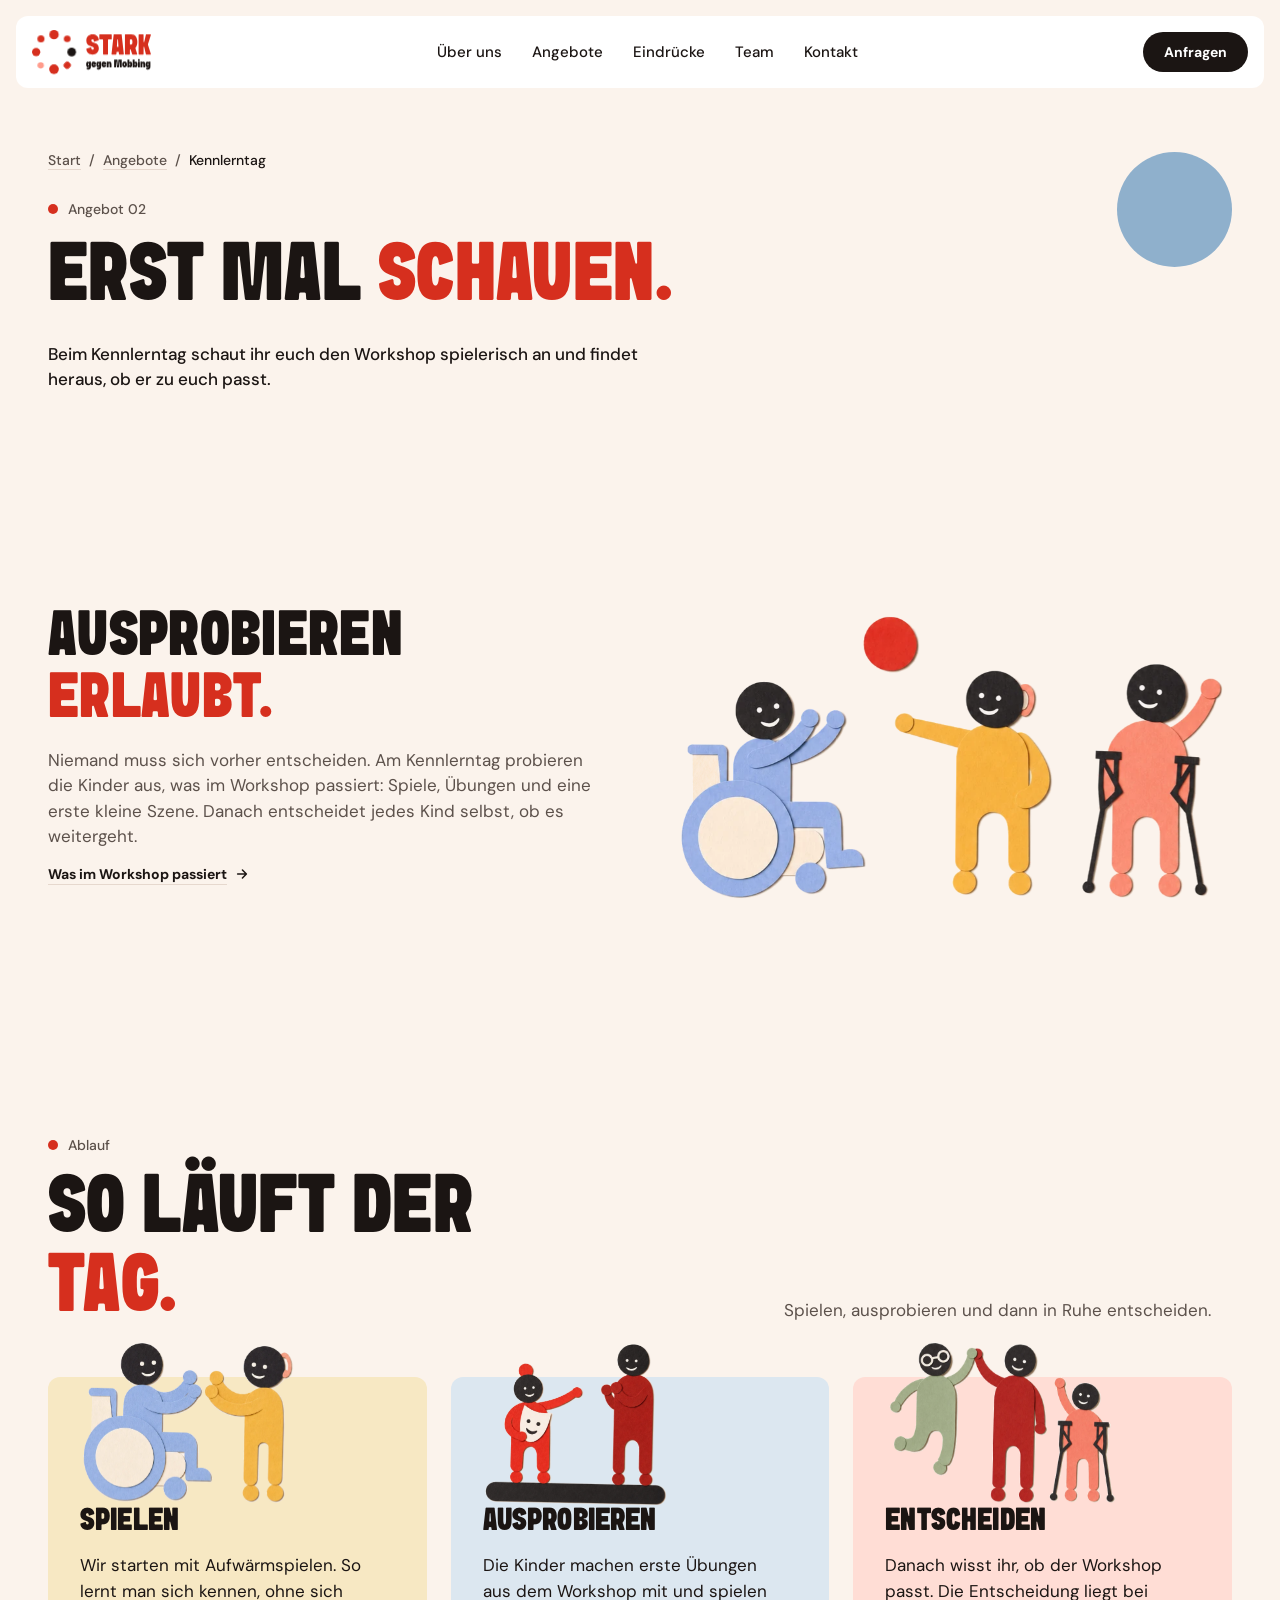
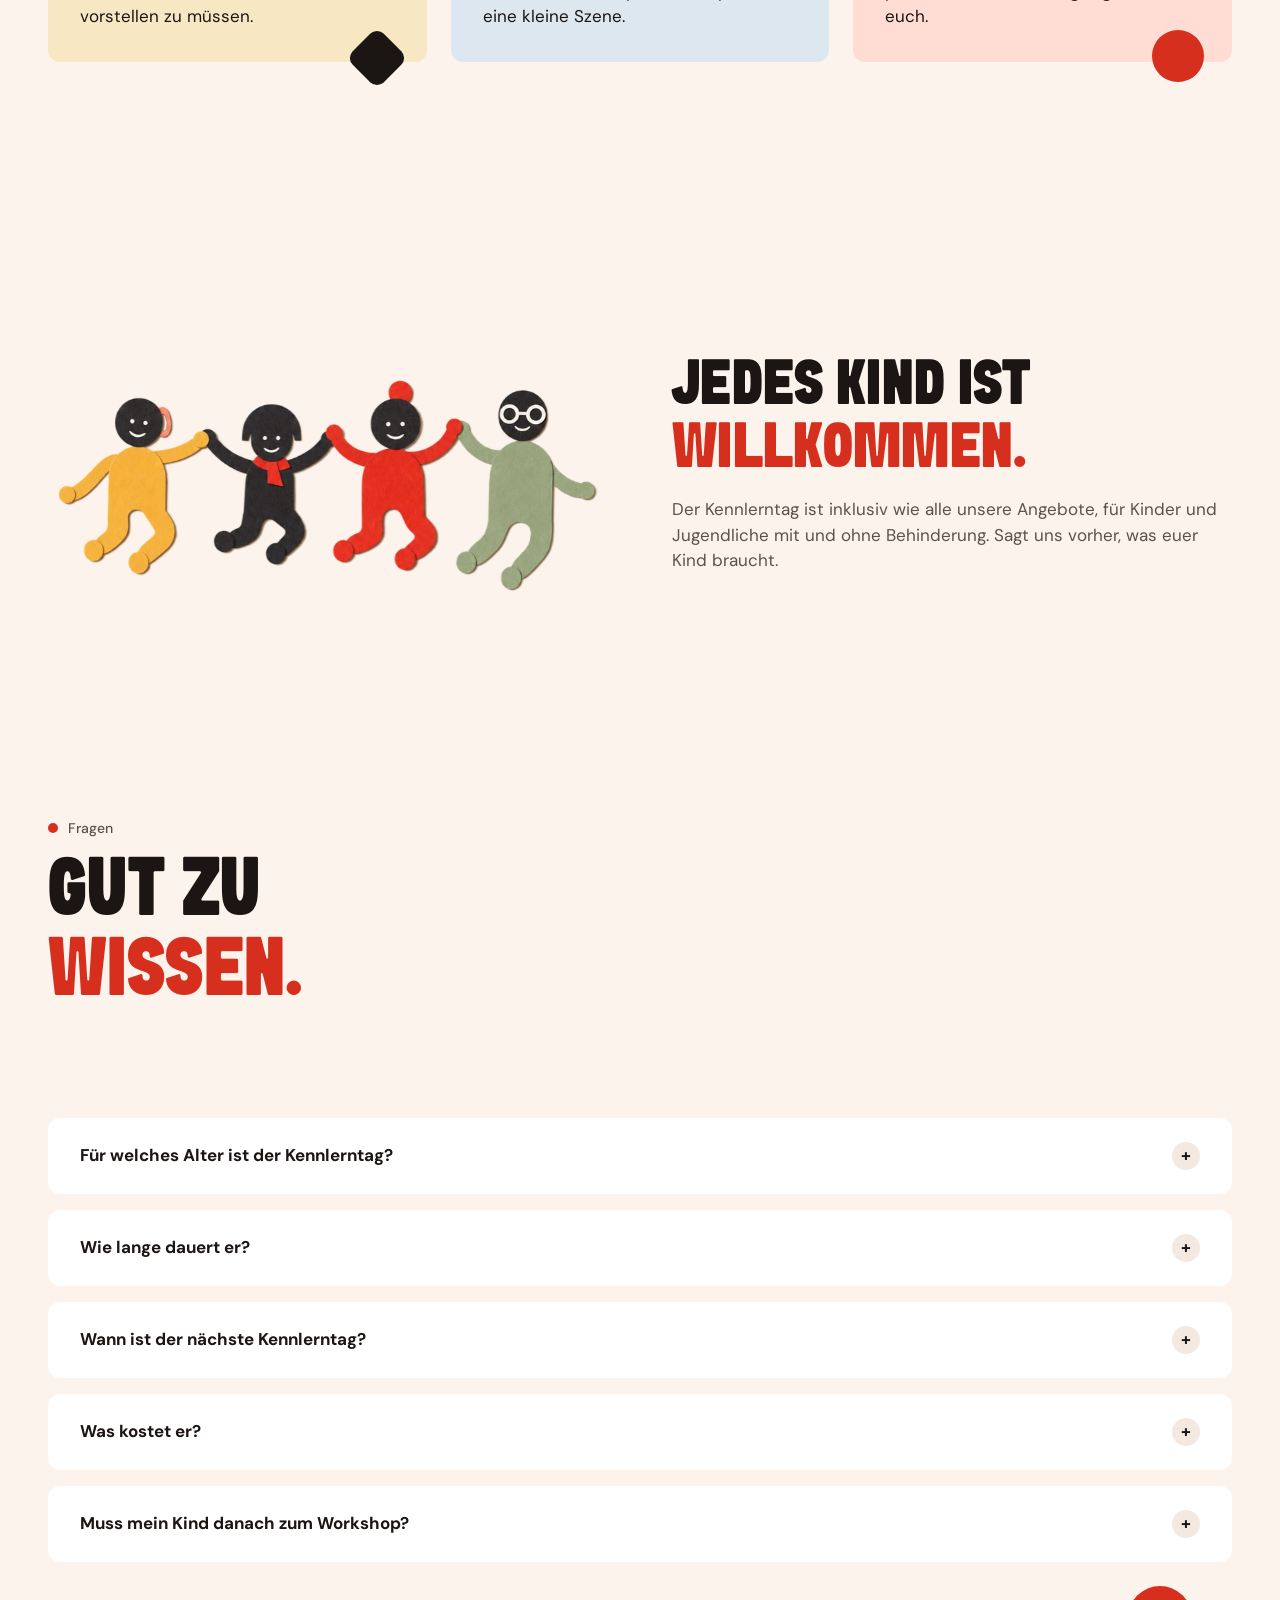
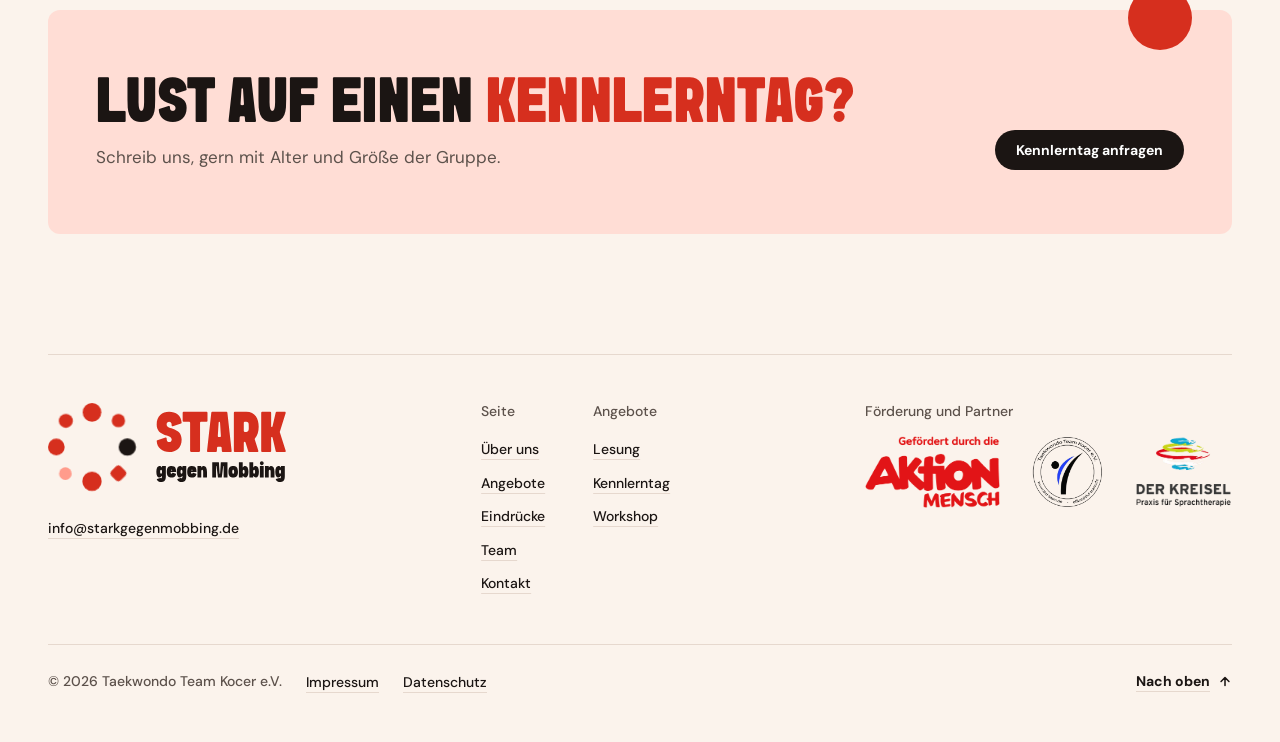
<file: kennlerntag.html>
<!DOCTYPE html>
<html lang="de">
<head>
  <meta charset="utf-8">
  <meta name="viewport" content="width=device-width, initial-scale=1">
  <title>Kennlerntag · Stark gegen Mobbing</title>
  <meta name="description" content="Beim Kennlerntag schaut ihr euch den Theaterworkshop spielerisch an und findet heraus, ob er passt. Inklusiv, für Kinder mit und ohne Behinderung.">
  <meta name="theme-color" content="#FBF3EC">
  <link rel="stylesheet" href="styles.css">
  <script>
    /* Läuft vor dem ersten Paint: markiert JS, damit Reveal-Elemente nicht kurz
       aufblitzen bevor main.js (defer) geladen ist. */
    document.documentElement.classList.add('js');
  </script>
</head>
<body>
  <a class="skip-link pill" href="#main">Zum Inhalt springen</a>

  <header class="site-header">
    <nav class="nav" aria-label="Hauptnavigation">
      <a class="brand" href="index.html" aria-label="Stark gegen Mobbing – zur Startseite">
        <svg class="logo-svg" xmlns="http://www.w3.org/2000/svg" viewBox="0 0 357 132" aria-hidden="true" focusable="false">
  <g class="logo-ring"><circle class="logo-dot" style="--i:0" cx="66" cy="14" r="14" fill="#D62F1E"/><circle class="logo-dot" style="--i:1" cx="105.6" cy="26.4" r="10" fill="#D62F1E"/><circle class="logo-dot" style="--i:2" cx="119" cy="66" r="13" fill="#1B1513"/><g class="logo-dot" style="--i:3"><rect x="95.60" y="95.60" width="20" height="20" rx="6" fill="#D62F1E" transform="rotate(135 105.6 105.6)"/></g><circle class="logo-dot" style="--i:4" cx="66" cy="117.5" r="14.5" fill="#D62F1E"/><circle class="logo-dot" style="--i:5" cx="26.05" cy="105.95" r="9.5" fill="#FF9C8C"/><circle class="logo-dot" style="--i:6" cx="12.5" cy="66" r="12.5" fill="#D62F1E"/><circle class="logo-dot" style="--i:7" cx="26.76" cy="26.76" r="10.5" fill="#D62F1E"/></g>
  <path d="M163.06 57.18C163.55 67.67 171.72 73.50 181.86 73.50C192.35 73.50 200.48 66.98 200.48 54.57C200.48 35.56 177.95 40.54 177.95 32.10C177.95 29.54 179.57 28.19 181.67 28.19C183.76 28.19 185.38 29.52 185.39 32.07C185.39 32.09 185.39 32.11 185.39 32.14L185.49 33.73C185.51 34.16 185.71 34.51 186.05 34.73C186.39 34.97 186.80 35.03 187.20 34.90L199.55 30.92C200.12 30.73 200.50 30.21 200.46 29.61C199.97 19.11 191.80 13.29 181.66 13.29C171.17 13.29 163.03 19.82 163.03 32.22C163.03 51.23 185.57 46.25 185.57 54.70C185.57 57.25 183.94 58.60 181.85 58.60C179.76 58.60 178.14 57.27 178.11 54.74C178.11 54.72 178.11 54.70 178.11 54.67L178.02 53.07C178.00 52.65 177.80 52.30 177.45 52.06C177.10 51.82 176.71 51.76 176.31 51.89L163.95 55.87C163.39 56.05 163.03 56.58 163.06 57.18ZM213.16 29.50L213.16 72.18C213.16 72.90 213.75 73.49 214.48 73.49L226.75 73.49C227.47 73.49 228.06 72.90 228.06 72.18L228.06 29.50C228.06 28.78 228.65 28.19 229.37 28.19L237.92 28.19C238.65 28.19 239.24 27.60 239.24 26.88L239.24 14.61C239.24 13.88 238.65 13.29 237.92 13.29L203.30 13.29C202.58 13.29 201.99 13.88 201.99 14.61L201.99 26.88C201.99 27.60 202.58 28.19 203.30 28.19L211.85 28.19C212.58 28.19 213.16 28.79 213.16 29.50ZM258.04 29.14L259.33 49.45C259.35 49.84 259.24 50.17 258.98 50.44C258.72 50.72 258.40 50.85 258.02 50.85L256.01 50.85C255.63 50.85 255.30 50.71 255.04 50.44C254.80 50.16 254.67 49.83 254.69 49.44L255.98 29.13C256.02 28.59 256.47 28.19 257.01 28.19C257.56 28.19 258.01 28.60 258.04 29.14ZM275.48 72.04L269.09 14.46C269.03 13.80 268.46 13.29 267.79 13.29L246.25 13.29C245.57 13.29 245.02 13.80 244.93 14.46L238.54 72.04C238.51 72.42 238.63 72.77 238.89 73.06C239.13 73.34 239.48 73.50 239.86 73.50L251.93 73.50C252.62 73.50 253.19 72.96 253.24 72.27L253.59 66.98C253.63 66.28 254.21 65.75 254.90 65.75L259.15 65.75C259.84 65.75 260.42 66.28 260.46 66.98L260.80 72.27C260.84 72.96 261.42 73.50 262.11 73.50L274.19 73.50C274.57 73.50 274.91 73.36 275.17 73.07C275.41 72.77 275.52 72.42 275.48 72.04ZM297.42 43.40L295.01 43.40C294.28 43.40 293.69 42.81 293.69 42.08L293.69 29.50C293.69 28.78 294.28 28.19 295.01 28.19L297.42 28.19C301.76 28.19 301.14 32.88 301.14 35.79C301.14 38.70 301.75 43.40 297.42 43.40ZM296.31 59.21L300.51 72.58C300.68 73.14 301.18 73.50 301.76 73.50L314.25 73.50C314.68 73.50 315.05 73.31 315.30 72.96C315.56 72.61 315.62 72.21 315.50 71.79L310.08 54.54C309.94 54.08 310.05 53.60 310.38 53.25C314.37 49.02 316.03 42.61 316.03 35.80C316.03 23.96 311.02 13.29 297.42 13.29L280.10 13.29C279.38 13.29 278.79 13.88 278.79 14.61L278.79 72.19C278.79 72.91 279.38 73.50 280.10 73.50L292.38 73.50C293.11 73.50 293.69 72.91 293.69 72.19L293.69 59.61C293.69 58.88 294.28 58.29 295.01 58.29L295.07 58.29C295.65 58.30 296.13 58.67 296.31 59.21ZM319.81 14.61L319.81 72.19C319.81 72.91 320.40 73.50 321.12 73.50L333.40 73.50C334.13 73.50 334.72 72.91 334.72 72.19L334.72 51.86C334.72 51.35 335.08 50.92 335.59 50.84C336.09 50.76 336.61 51.05 336.72 51.55L341.58 72.48C341.73 73.08 342.24 73.49 342.86 73.49L355.28 73.49C355.71 73.49 356.08 73.30 356.33 72.95C356.59 72.60 356.66 72.20 356.53 71.78L347.74 43.78C347.66 43.51 347.66 43.26 347.74 42.99L356.53 14.99C356.66 14.58 356.59 14.17 356.33 13.82C356.07 13.48 355.71 13.29 355.28 13.29L342.86 13.29C342.24 13.29 341.73 13.71 341.58 14.31L336.72 35.23C336.61 35.74 336.09 36.02 335.59 35.94C335.08 35.86 334.72 35.44 334.72 34.92L334.72 14.61C334.72 13.88 334.13 13.29 333.40 13.29L321.12 13.29C320.40 13.29 319.81 13.88 319.81 14.61Z" fill="#D62F1E"/>
  <path d="M171.06 103.11C171.06 104.79 170.60 106.08 169.64 106.08C168.69 106.08 168.21 104.79 168.21 103.11C168.21 101.42 168.70 100.13 169.64 100.13C170.60 100.14 171.06 101.42 171.06 103.11ZM168.39 112.57L163.56 114.15C163.42 114.19 163.32 114.28 163.26 114.42C163.20 114.55 163.20 114.68 163.25 114.82C164.47 117.91 166.99 118.67 169.64 118.67C173.33 118.67 176.79 117.19 176.79 109.98L176.79 94.92C176.79 94.64 176.56 94.42 176.28 94.42L171.57 94.42C171.30 94.42 171.07 94.64 171.07 94.92L171.07 96.42C171.07 96.53 171.00 96.63 170.89 96.66C170.78 96.69 170.67 96.64 170.61 96.55C169.84 95.18 168.70 94.42 167.19 94.42C164.11 94.42 162.50 97.76 162.50 103.11C162.50 108.46 164.11 111.80 167.19 111.80C168.70 111.80 169.84 111.04 170.61 109.68C170.67 109.58 170.78 109.53 170.89 109.56C171.00 109.59 171.07 109.68 171.07 109.80L171.07 109.98C171.07 112.44 170.38 112.95 169.64 112.95C169.38 112.95 169.12 112.88 168.89 112.68C168.74 112.55 168.56 112.51 168.39 112.57ZM184.89 101.30C184.68 101.30 184.50 101.18 184.42 100.98C184.34 100.79 184.38 100.58 184.53 100.43C184.76 100.21 185.04 100.13 185.32 100.13C185.60 100.13 185.87 100.21 186.10 100.43C186.25 100.58 186.30 100.79 186.22 100.98C186.14 101.18 185.96 101.30 185.75 101.30ZM178.17 103.11C178.17 110.32 181.63 111.80 185.32 111.80C188.27 111.80 191.06 110.85 192.07 106.80C192.13 106.55 191.99 106.28 191.74 106.20L187.16 104.71C187.03 104.66 186.90 104.67 186.77 104.74C186.65 104.80 186.57 104.90 186.52 105.03C186.26 105.87 185.80 106.08 185.32 106.08C184.70 106.08 184.10 105.72 183.94 104.13C183.92 103.98 183.97 103.85 184.06 103.74C184.16 103.63 184.29 103.57 184.44 103.57L191.67 103.57C191.81 103.57 191.93 103.52 192.03 103.42C192.12 103.32 192.17 103.21 192.17 103.07C192.15 99.02 191.72 94.42 185.32 94.42C181.63 94.42 178.17 95.90 178.17 103.11ZM201.69 103.11C201.69 104.79 201.22 106.08 200.26 106.08C199.32 106.08 198.83 104.79 198.83 103.11C198.83 101.42 199.32 100.13 200.26 100.13C201.22 100.14 201.69 101.42 201.69 103.11ZM199.01 112.57L194.18 114.15C194.05 114.19 193.94 114.28 193.88 114.42C193.83 114.55 193.82 114.68 193.87 114.82C195.09 117.91 197.61 118.67 200.26 118.67C203.96 118.67 207.41 117.19 207.41 109.98L207.41 94.92C207.41 94.64 207.19 94.42 206.91 94.42L202.20 94.42C201.92 94.42 201.70 94.64 201.70 94.92L201.70 96.42C201.70 96.53 201.62 96.63 201.51 96.66C201.41 96.69 201.29 96.64 201.24 96.55C200.46 95.18 199.33 94.42 197.82 94.42C194.73 94.42 193.12 97.76 193.12 103.11C193.12 108.46 194.73 111.80 197.82 111.80C199.32 111.80 200.46 111.04 201.24 109.68C201.29 109.58 201.41 109.53 201.51 109.56C201.62 109.59 201.70 109.68 201.70 109.80L201.70 109.98C201.70 112.44 201.00 112.95 200.27 112.95C200.00 112.95 199.74 112.88 199.51 112.68C199.37 112.55 199.18 112.51 199.01 112.57ZM215.51 101.30C215.30 101.30 215.12 101.18 215.04 100.98C214.96 100.79 215.01 100.58 215.16 100.43C215.39 100.21 215.66 100.13 215.94 100.13C216.22 100.13 216.50 100.21 216.73 100.43C216.88 100.58 216.92 100.79 216.84 100.98C216.76 101.18 216.58 101.30 216.37 101.30ZM208.79 103.11C208.79 110.32 212.25 111.80 215.94 111.80C218.89 111.80 221.69 110.85 222.69 106.80C222.76 106.55 222.61 106.28 222.36 106.20L217.78 104.71C217.65 104.66 217.52 104.67 217.40 104.74C217.27 104.80 217.19 104.90 217.15 105.03C216.89 105.87 216.42 106.08 215.94 106.08C215.32 106.08 214.73 105.72 214.56 104.13C214.55 103.98 214.59 103.85 214.69 103.74C214.79 103.63 214.91 103.57 215.06 103.57L222.29 103.57C222.43 103.57 222.55 103.52 222.65 103.42C222.75 103.32 222.80 103.21 222.80 103.07C222.77 99.02 222.34 94.42 215.94 94.42C212.25 94.42 208.79 95.90 208.79 103.11ZM224.17 94.92L224.17 111.29C224.17 111.57 224.40 111.80 224.68 111.80L229.38 111.80C229.66 111.80 229.89 111.57 229.89 111.29L229.89 103.11C229.89 101.42 230.35 100.13 231.32 100.13C232.26 100.13 232.74 101.42 232.74 103.11L232.74 111.29C232.74 111.57 232.97 111.80 233.25 111.80L237.96 111.80C238.24 111.80 238.46 111.57 238.46 111.29L238.46 103.11C238.46 97.76 236.85 94.42 233.76 94.42C232.26 94.42 231.12 95.17 230.34 96.54C230.28 96.64 230.17 96.68 230.07 96.66C229.96 96.63 229.88 96.53 229.88 96.42L229.88 94.92C229.88 94.64 229.66 94.42 229.38 94.42L224.67 94.42C224.40 94.42 224.17 94.64 224.17 94.92ZM246.35 89.20L246.35 111.30C246.35 111.57 246.57 111.80 246.85 111.80L251.56 111.80C251.84 111.80 252.06 111.57 252.06 111.30L252.06 94.77C252.06 94.58 252.20 94.43 252.39 94.41C252.57 94.40 252.74 94.52 252.77 94.71L254.86 111.37C254.89 111.62 255.10 111.79 255.35 111.79L260.22 111.79C260.47 111.79 260.68 111.62 260.71 111.37L262.80 94.71C262.83 94.52 263.00 94.40 263.18 94.41C263.36 94.43 263.50 94.58 263.50 94.77L263.50 111.29C263.50 111.57 263.73 111.80 264.01 111.80L268.72 111.80C268.99 111.80 269.22 111.57 269.22 111.29L269.22 89.20C269.22 88.92 268.99 88.69 268.72 88.69C265.71 88.69 262.70 88.69 259.69 88.69C259.42 88.69 259.20 88.90 259.18 89.17L258.18 105.72C258.16 105.92 257.99 106.07 257.78 106.07C257.58 106.07 257.40 105.92 257.39 105.72L256.38 89.17C256.36 88.90 256.15 88.70 255.88 88.70C252.87 88.70 249.86 88.70 246.85 88.70C246.57 88.70 246.35 88.92 246.35 89.20ZM277.82 106.08C277.08 106.08 276.39 105.57 276.39 103.11C276.39 100.64 277.08 100.13 277.82 100.13C278.55 100.13 279.25 100.64 279.25 103.11C279.25 105.57 278.56 106.08 277.82 106.08ZM270.67 103.11C270.67 110.32 274.12 111.80 277.82 111.80C281.51 111.80 284.97 110.32 284.97 103.11C284.97 95.89 281.51 94.42 277.82 94.42C274.12 94.42 270.67 95.90 270.67 103.11ZM293.49 106.08C292.53 106.08 292.06 104.79 292.06 103.11C292.06 101.42 292.52 100.13 293.49 100.13C294.43 100.13 294.92 101.42 294.92 103.11C294.92 104.79 294.43 106.08 293.49 106.08ZM286.34 89.20L286.34 111.30C286.34 111.58 286.57 111.80 286.85 111.80L291.56 111.80C291.83 111.80 292.06 111.58 292.06 111.30L292.06 109.79C292.06 109.68 292.14 109.59 292.24 109.56C292.35 109.53 292.46 109.58 292.52 109.67C293.30 111.04 294.43 111.80 295.94 111.80C299.03 111.80 300.64 108.45 300.64 103.11C300.64 97.76 299.03 94.42 295.94 94.42C294.44 94.42 293.30 95.17 292.52 96.54C292.46 96.64 292.35 96.69 292.25 96.66C292.14 96.63 292.06 96.53 292.06 96.42L292.06 89.20C292.06 88.93 291.84 88.70 291.56 88.70L286.85 88.70C286.57 88.70 286.34 88.93 286.34 89.20ZM309.23 106.08C308.27 106.08 307.80 104.79 307.80 103.11C307.80 101.42 308.27 100.13 309.23 100.13C310.17 100.13 310.66 101.42 310.66 103.11C310.67 104.79 310.17 106.08 309.23 106.08ZM302.08 89.20L302.08 111.30C302.08 111.58 302.31 111.80 302.59 111.80L307.30 111.80C307.57 111.80 307.80 111.58 307.80 111.30L307.80 109.79C307.80 109.68 307.88 109.59 307.98 109.56C308.09 109.53 308.21 109.58 308.26 109.67C309.04 111.04 310.17 111.80 311.68 111.80C314.77 111.80 316.38 108.45 316.38 103.11C316.38 97.76 314.77 94.42 311.68 94.42C310.18 94.42 309.04 95.17 308.26 96.54C308.21 96.64 308.09 96.69 307.99 96.66C307.88 96.63 307.81 96.53 307.81 96.42L307.81 89.20C307.81 88.93 307.58 88.70 307.30 88.70L302.59 88.70C302.32 88.70 302.08 88.93 302.08 89.20ZM317.83 90.41C317.83 91.98 319.11 93.27 320.69 93.27C322.26 93.27 323.55 91.98 323.55 90.41C323.55 88.84 322.26 87.55 320.69 87.55C319.11 87.55 317.83 88.84 317.83 90.41ZM317.83 94.92L317.83 111.29C317.83 111.57 318.05 111.80 318.33 111.80L323.04 111.80C323.32 111.80 323.54 111.57 323.54 111.29L323.54 94.92C323.54 94.64 323.32 94.42 323.04 94.42L318.33 94.42C318.05 94.42 317.83 94.64 317.83 94.92ZM325.42 94.92L325.42 111.29C325.42 111.57 325.64 111.80 325.92 111.80L330.63 111.80C330.91 111.80 331.13 111.57 331.13 111.29L331.13 103.11C331.13 101.42 331.60 100.13 332.56 100.13C333.50 100.13 333.99 101.42 333.99 103.11L333.99 111.29C333.99 111.57 334.21 111.80 334.49 111.80L339.20 111.80C339.48 111.80 339.71 111.57 339.71 111.29L339.71 103.11C339.71 97.76 338.09 94.42 335.01 94.42C333.50 94.42 332.36 95.17 331.58 96.54C331.53 96.64 331.42 96.68 331.31 96.66C331.20 96.63 331.13 96.53 331.13 96.42L331.13 94.92C331.13 94.64 330.90 94.42 330.62 94.42L325.92 94.42C325.64 94.42 325.42 94.64 325.42 94.92ZM349.49 103.11C349.49 104.79 349.03 106.08 348.07 106.08C347.13 106.08 346.64 104.79 346.64 103.11C346.64 101.42 347.13 100.13 348.07 100.13C349.03 100.14 349.49 101.42 349.49 103.11ZM346.82 112.57L341.99 114.15C341.85 114.19 341.75 114.28 341.69 114.42C341.63 114.55 341.63 114.68 341.68 114.82C342.90 117.91 345.42 118.67 348.07 118.67C351.76 118.67 355.22 117.19 355.22 109.98L355.22 94.92C355.22 94.64 354.99 94.42 354.71 94.42L350.01 94.42C349.73 94.42 349.50 94.64 349.50 94.92L349.50 96.42C349.50 96.53 349.43 96.63 349.32 96.66C349.21 96.69 349.10 96.64 349.05 96.55C348.27 95.18 347.13 94.42 345.62 94.42C342.54 94.42 340.93 97.76 340.93 103.11C340.93 108.46 342.54 111.80 345.62 111.80C347.13 111.80 348.27 111.04 349.05 109.68C349.10 109.58 349.21 109.53 349.32 109.56C349.43 109.59 349.50 109.68 349.50 109.80L349.50 109.98C349.50 112.44 348.81 112.95 348.07 112.95C347.81 112.95 347.55 112.88 347.32 112.68C347.17 112.55 346.99 112.51 346.82 112.57Z" fill="#1B1513"/>
</svg>
      </a>

      <ul class="nav-links">
        <li><a href="index.html#ueber-uns">Über uns</a></li>
        <li><a href="index.html#angebote">Angebote</a></li>
        <li><a href="index.html#eindruecke">Eindrücke</a></li>
        <li><a href="index.html#team">Team</a></li>
        <li><a href="index.html#kontakt">Kontakt</a></li>
      </ul>

      <a class="pill nav-cta" href="index.html#kontakt">Anfragen</a>

      <button class="nav-burger" type="button" aria-expanded="false" aria-controls="nav-panel" aria-label="Menü öffnen">
        <span class="nav-burger-bar" aria-hidden="true"></span>
        <span class="nav-burger-bar" aria-hidden="true"></span>
        <span class="nav-burger-bar" aria-hidden="true"></span>
      </button>
    </nav>

    <div class="nav-panel" id="nav-panel" hidden>
      <ul class="nav-panel-links">
        <li><a class="display" href="index.html#ueber-uns">Über uns</a></li>
        <li><a class="display" href="index.html#angebote">Angebote</a></li>
        <li><a class="display" href="index.html#eindruecke">Eindrücke</a></li>
        <li><a class="display" href="index.html#team">Team</a></li>
        <li><a class="display" href="index.html#kontakt">Kontakt</a></li>
      </ul>
      <a class="pill nav-panel-cta" href="index.html#kontakt">Kennlerntag anfragen</a>
    </div>
  </header>

  <main id="main">
    <header class="page-hero">
      <div class="container">
        <nav class="crumbs label" aria-label="Pfad"><a href="index.html">Start</a><span aria-hidden="true">/</span><a href="index.html#angebote">Angebote</a><span aria-hidden="true">/</span><span aria-current="page">Kennlerntag</span></nav>
        <p class="eyebrow"><span class="eyebrow-dot" aria-hidden="true"></span>Angebot 02</p>
        <h1 class="display display--lg">Erst mal <span class="display--brand">schauen.</span></h1>
        <p class="page-hero-lead">Beim Kennlerntag schaut ihr euch den Workshop spielerisch an und findet heraus, ob er zu euch passt.</p>
      </div>
      <span class="card-deco page-hero-deco" style="--c:var(--sky)" aria-hidden="true"></span>
    </header>

    <section class="section" aria-labelledby="kennlern-ausprobieren">
      <div class="container">
        <div class="split split--media-first-mobile">
          <div class="split-text reveal" style="--i:1">
            <h2 class="display display--md" id="kennlern-ausprobieren">Ausprobieren <span class="display--brand">erlaubt.</span></h2>
            <p class="muted">Niemand muss sich vorher entscheiden. Am Kennlerntag probieren die Kinder aus, was im Workshop passiert: Spiele, Übungen und eine erste kleine Szene. Danach entscheidet jedes Kind selbst, ob es weitergeht.</p>
            <a class="text-link" href="workshop.html">Was im Workshop passiert <svg class="text-link-icon" width="14" height="14" viewBox="0 0 16 16" aria-hidden="true" focusable="false"><path d="M3 8h9M8.5 3.5 13 8l-4.5 4.5" fill="none" stroke="currentColor" stroke-width="1.75" stroke-linecap="round" stroke-linejoin="round"/></svg></a>
          </div>
          <div class="split-media reveal" style="--i:2">
            <img class="solo" src="img/o2-kennlerntag.webp" width="869" height="472" alt="Illustration: Drei Kinder spielen sich einen roten Ball zu, eines im Rollstuhl, eines mit Unterarmstützen." loading="lazy">
          </div>
        </div>
      </div>
    </section>

    <section class="section" aria-labelledby="kennlern-ablauf">
      <div class="container">
        <div class="section-head">
          <p class="eyebrow reveal" style="--i:0"><span class="eyebrow-dot" aria-hidden="true"></span>Ablauf</p>
          <h2 class="display display--lg reveal" id="kennlern-ablauf" style="--i:1">
            <span class="t-line">So läuft der</span>
            <span class="t-line display--brand">Tag.</span>
          </h2>
          <p class="section-intro muted reveal" style="--i:2">Spielen, ausprobieren und dann in Ruhe entscheiden.</p>
        </div>

        <ul class="card-grid card-grid--art">
          <li class="card card--sun reveal" style="--i:1">
            <img class="card-art solo" src="img/k1-spiegelspiel.webp" width="677" height="527" alt="Illustration: Zwei Kinder spielen Spiegel, ihre Hände berühren sich. Eines sitzt im Rollstuhl, eines trägt ein Hörgerät." loading="lazy">
            <span class="card-deco card-deco--square" style="--c:var(--ink); --s:44px; bottom:-18px; right:28px" aria-hidden="true"></span>
            <h3 class="display display--sm">Spielen</h3>
            <p>Wir starten mit Aufwärmspielen. So lernt man sich kennen, ohne sich vorstellen zu müssen.</p>
          </li>
          <li class="card card--sky reveal" style="--i:2">
            <img class="card-art solo" src="img/k2-erste-szene.webp" width="692" height="619" alt="Illustration: Ein Kind probiert auf einem kleinen Podest eine Rolle mit Maske aus, die Spielleitung klatscht." loading="lazy">
            <h3 class="display display--sm">Ausprobieren</h3>
            <p>Die Kinder machen erste Übungen aus dem Workshop mit und spielen eine kleine Szene.</p>
          </li>
          <li class="card card--coral reveal" style="--i:3">
            <img class="card-art solo" src="img/k3-high-five.webp" width="700" height="498" alt="Illustration: Eine Jugendliche mit Brille klatscht mit der Spielleitung ab, ein Kind mit Unterarmstützen jubelt." loading="lazy">
            <span class="card-deco" style="--c:var(--brand); --s:52px; bottom:-20px; right:28px" aria-hidden="true"></span>
            <h3 class="display display--sm">Entscheiden</h3>
            <p>Danach wisst ihr, ob der Workshop passt. Die Entscheidung liegt bei euch.</p>
          </li>
        </ul>
      </div>
    </section>

    <section class="section" aria-labelledby="kennlern-alle">
      <div class="container">
        <div class="split split--flip">
          <div class="split-text reveal" style="--i:1">
            <h2 class="display display--md" id="kennlern-alle">Jedes Kind ist <span class="display--brand">willkommen.</span></h2>
            <p class="muted">Der Kennlerntag ist inklusiv wie alle unsere Angebote, für Kinder und Jugendliche mit und ohne Behinderung. Sagt uns vorher, was euer Kind braucht.</p>
          </div>
          <div class="split-media reveal" style="--i:2">
            <img class="solo" src="img/i2-aufwaermspiel.webp" width="800" height="329" alt="Illustration: Vier Kinder halten sich an den Händen und springen gemeinsam in die Luft." loading="lazy">
          </div>
        </div>
      </div>
    </section>

    <section class="section" aria-labelledby="kennlern-fragen">
      <div class="container">
        <div class="section-head section-head--stack">
          <p class="eyebrow reveal" style="--i:0"><span class="eyebrow-dot" aria-hidden="true"></span>Fragen</p>
          <h2 class="display display--lg reveal" id="kennlern-fragen" style="--i:1">
            <span class="t-line">Gut zu</span>
            <span class="t-line display--brand">wissen.</span>
          </h2>
          <p class="section-intro muted reveal" style="--i:2">Was Eltern und Schulen vor einem Kennlerntag oft fragen.</p>
        </div>

        <div class="faq reveal" style="--i:3">
          <details>
            <summary>Für welches Alter ist der Kennlerntag?</summary>
            <p>Folgt.</p>
          </details>
          <details>
            <summary>Wie lange dauert er?</summary>
            <p>Folgt.</p>
          </details>
          <details>
            <summary>Wann ist der nächste Kennlerntag?</summary>
            <p>Folgt.</p>
          </details>
          <details>
            <summary>Was kostet er?</summary>
            <p>Folgt.</p>
          </details>
          <details>
            <summary>Muss mein Kind danach zum Workshop?</summary>
            <p>Nein. Der Kennlerntag ist dafür da, dass ihr in Ruhe entscheiden könnt.</p>
          </details>
        </div>

        <div class="cta-band reveal">
          <span class="card-deco" style="--c:var(--brand); --s:64px; top:-24px; right:40px" aria-hidden="true"></span>
          <div>
            <h2 class="display display--md">Lust auf einen <span class="display--brand">Kennlerntag?</span></h2>
            <p class="muted">Schreib uns, gern mit Alter und Größe der Gruppe.</p>
          </div>
          <a class="pill" href="index.html#kontakt">Kennlerntag anfragen</a>
        </div>
      </div>
    </section>
  </main>

  <footer class="footer">
    <div class="container">
      <div class="footer-inner reveal" style="--i:0">
        <div class="footer-grid">
          <div class="footer-brand">
            <a class="brand footer-logo" href="index.html" aria-label="Stark gegen Mobbing – zur Startseite">
              <svg class="logo-svg" xmlns="http://www.w3.org/2000/svg" viewBox="0 0 357 132" aria-hidden="true" focusable="false">
              <g class="logo-ring"><circle class="logo-dot" style="--i:0" cx="66" cy="14" r="14" fill="#D62F1E"/><circle class="logo-dot" style="--i:1" cx="105.6" cy="26.4" r="10" fill="#D62F1E"/><circle class="logo-dot" style="--i:2" cx="119" cy="66" r="13" fill="#1B1513"/><g class="logo-dot" style="--i:3"><rect x="95.60" y="95.60" width="20" height="20" rx="6" fill="#D62F1E" transform="rotate(135 105.6 105.6)"/></g><circle class="logo-dot" style="--i:4" cx="66" cy="117.5" r="14.5" fill="#D62F1E"/><circle class="logo-dot" style="--i:5" cx="26.05" cy="105.95" r="9.5" fill="#FF9C8C"/><circle class="logo-dot" style="--i:6" cx="12.5" cy="66" r="12.5" fill="#D62F1E"/><circle class="logo-dot" style="--i:7" cx="26.76" cy="26.76" r="10.5" fill="#D62F1E"/></g>
              <path d="M163.06 57.18C163.55 67.67 171.72 73.50 181.86 73.50C192.35 73.50 200.48 66.98 200.48 54.57C200.48 35.56 177.95 40.54 177.95 32.10C177.95 29.54 179.57 28.19 181.67 28.19C183.76 28.19 185.38 29.52 185.39 32.07C185.39 32.09 185.39 32.11 185.39 32.14L185.49 33.73C185.51 34.16 185.71 34.51 186.05 34.73C186.39 34.97 186.80 35.03 187.20 34.90L199.55 30.92C200.12 30.73 200.50 30.21 200.46 29.61C199.97 19.11 191.80 13.29 181.66 13.29C171.17 13.29 163.03 19.82 163.03 32.22C163.03 51.23 185.57 46.25 185.57 54.70C185.57 57.25 183.94 58.60 181.85 58.60C179.76 58.60 178.14 57.27 178.11 54.74C178.11 54.72 178.11 54.70 178.11 54.67L178.02 53.07C178.00 52.65 177.80 52.30 177.45 52.06C177.10 51.82 176.71 51.76 176.31 51.89L163.95 55.87C163.39 56.05 163.03 56.58 163.06 57.18ZM213.16 29.50L213.16 72.18C213.16 72.90 213.75 73.49 214.48 73.49L226.75 73.49C227.47 73.49 228.06 72.90 228.06 72.18L228.06 29.50C228.06 28.78 228.65 28.19 229.37 28.19L237.92 28.19C238.65 28.19 239.24 27.60 239.24 26.88L239.24 14.61C239.24 13.88 238.65 13.29 237.92 13.29L203.30 13.29C202.58 13.29 201.99 13.88 201.99 14.61L201.99 26.88C201.99 27.60 202.58 28.19 203.30 28.19L211.85 28.19C212.58 28.19 213.16 28.79 213.16 29.50ZM258.04 29.14L259.33 49.45C259.35 49.84 259.24 50.17 258.98 50.44C258.72 50.72 258.40 50.85 258.02 50.85L256.01 50.85C255.63 50.85 255.30 50.71 255.04 50.44C254.80 50.16 254.67 49.83 254.69 49.44L255.98 29.13C256.02 28.59 256.47 28.19 257.01 28.19C257.56 28.19 258.01 28.60 258.04 29.14ZM275.48 72.04L269.09 14.46C269.03 13.80 268.46 13.29 267.79 13.29L246.25 13.29C245.57 13.29 245.02 13.80 244.93 14.46L238.54 72.04C238.51 72.42 238.63 72.77 238.89 73.06C239.13 73.34 239.48 73.50 239.86 73.50L251.93 73.50C252.62 73.50 253.19 72.96 253.24 72.27L253.59 66.98C253.63 66.28 254.21 65.75 254.90 65.75L259.15 65.75C259.84 65.75 260.42 66.28 260.46 66.98L260.80 72.27C260.84 72.96 261.42 73.50 262.11 73.50L274.19 73.50C274.57 73.50 274.91 73.36 275.17 73.07C275.41 72.77 275.52 72.42 275.48 72.04ZM297.42 43.40L295.01 43.40C294.28 43.40 293.69 42.81 293.69 42.08L293.69 29.50C293.69 28.78 294.28 28.19 295.01 28.19L297.42 28.19C301.76 28.19 301.14 32.88 301.14 35.79C301.14 38.70 301.75 43.40 297.42 43.40ZM296.31 59.21L300.51 72.58C300.68 73.14 301.18 73.50 301.76 73.50L314.25 73.50C314.68 73.50 315.05 73.31 315.30 72.96C315.56 72.61 315.62 72.21 315.50 71.79L310.08 54.54C309.94 54.08 310.05 53.60 310.38 53.25C314.37 49.02 316.03 42.61 316.03 35.80C316.03 23.96 311.02 13.29 297.42 13.29L280.10 13.29C279.38 13.29 278.79 13.88 278.79 14.61L278.79 72.19C278.79 72.91 279.38 73.50 280.10 73.50L292.38 73.50C293.11 73.50 293.69 72.91 293.69 72.19L293.69 59.61C293.69 58.88 294.28 58.29 295.01 58.29L295.07 58.29C295.65 58.30 296.13 58.67 296.31 59.21ZM319.81 14.61L319.81 72.19C319.81 72.91 320.40 73.50 321.12 73.50L333.40 73.50C334.13 73.50 334.72 72.91 334.72 72.19L334.72 51.86C334.72 51.35 335.08 50.92 335.59 50.84C336.09 50.76 336.61 51.05 336.72 51.55L341.58 72.48C341.73 73.08 342.24 73.49 342.86 73.49L355.28 73.49C355.71 73.49 356.08 73.30 356.33 72.95C356.59 72.60 356.66 72.20 356.53 71.78L347.74 43.78C347.66 43.51 347.66 43.26 347.74 42.99L356.53 14.99C356.66 14.58 356.59 14.17 356.33 13.82C356.07 13.48 355.71 13.29 355.28 13.29L342.86 13.29C342.24 13.29 341.73 13.71 341.58 14.31L336.72 35.23C336.61 35.74 336.09 36.02 335.59 35.94C335.08 35.86 334.72 35.44 334.72 34.92L334.72 14.61C334.72 13.88 334.13 13.29 333.40 13.29L321.12 13.29C320.40 13.29 319.81 13.88 319.81 14.61Z" fill="#D62F1E"/>
              <path d="M171.06 103.11C171.06 104.79 170.60 106.08 169.64 106.08C168.69 106.08 168.21 104.79 168.21 103.11C168.21 101.42 168.70 100.13 169.64 100.13C170.60 100.14 171.06 101.42 171.06 103.11ZM168.39 112.57L163.56 114.15C163.42 114.19 163.32 114.28 163.26 114.42C163.20 114.55 163.20 114.68 163.25 114.82C164.47 117.91 166.99 118.67 169.64 118.67C173.33 118.67 176.79 117.19 176.79 109.98L176.79 94.92C176.79 94.64 176.56 94.42 176.28 94.42L171.57 94.42C171.30 94.42 171.07 94.64 171.07 94.92L171.07 96.42C171.07 96.53 171.00 96.63 170.89 96.66C170.78 96.69 170.67 96.64 170.61 96.55C169.84 95.18 168.70 94.42 167.19 94.42C164.11 94.42 162.50 97.76 162.50 103.11C162.50 108.46 164.11 111.80 167.19 111.80C168.70 111.80 169.84 111.04 170.61 109.68C170.67 109.58 170.78 109.53 170.89 109.56C171.00 109.59 171.07 109.68 171.07 109.80L171.07 109.98C171.07 112.44 170.38 112.95 169.64 112.95C169.38 112.95 169.12 112.88 168.89 112.68C168.74 112.55 168.56 112.51 168.39 112.57ZM184.89 101.30C184.68 101.30 184.50 101.18 184.42 100.98C184.34 100.79 184.38 100.58 184.53 100.43C184.76 100.21 185.04 100.13 185.32 100.13C185.60 100.13 185.87 100.21 186.10 100.43C186.25 100.58 186.30 100.79 186.22 100.98C186.14 101.18 185.96 101.30 185.75 101.30ZM178.17 103.11C178.17 110.32 181.63 111.80 185.32 111.80C188.27 111.80 191.06 110.85 192.07 106.80C192.13 106.55 191.99 106.28 191.74 106.20L187.16 104.71C187.03 104.66 186.90 104.67 186.77 104.74C186.65 104.80 186.57 104.90 186.52 105.03C186.26 105.87 185.80 106.08 185.32 106.08C184.70 106.08 184.10 105.72 183.94 104.13C183.92 103.98 183.97 103.85 184.06 103.74C184.16 103.63 184.29 103.57 184.44 103.57L191.67 103.57C191.81 103.57 191.93 103.52 192.03 103.42C192.12 103.32 192.17 103.21 192.17 103.07C192.15 99.02 191.72 94.42 185.32 94.42C181.63 94.42 178.17 95.90 178.17 103.11ZM201.69 103.11C201.69 104.79 201.22 106.08 200.26 106.08C199.32 106.08 198.83 104.79 198.83 103.11C198.83 101.42 199.32 100.13 200.26 100.13C201.22 100.14 201.69 101.42 201.69 103.11ZM199.01 112.57L194.18 114.15C194.05 114.19 193.94 114.28 193.88 114.42C193.83 114.55 193.82 114.68 193.87 114.82C195.09 117.91 197.61 118.67 200.26 118.67C203.96 118.67 207.41 117.19 207.41 109.98L207.41 94.92C207.41 94.64 207.19 94.42 206.91 94.42L202.20 94.42C201.92 94.42 201.70 94.64 201.70 94.92L201.70 96.42C201.70 96.53 201.62 96.63 201.51 96.66C201.41 96.69 201.29 96.64 201.24 96.55C200.46 95.18 199.33 94.42 197.82 94.42C194.73 94.42 193.12 97.76 193.12 103.11C193.12 108.46 194.73 111.80 197.82 111.80C199.32 111.80 200.46 111.04 201.24 109.68C201.29 109.58 201.41 109.53 201.51 109.56C201.62 109.59 201.70 109.68 201.70 109.80L201.70 109.98C201.70 112.44 201.00 112.95 200.27 112.95C200.00 112.95 199.74 112.88 199.51 112.68C199.37 112.55 199.18 112.51 199.01 112.57ZM215.51 101.30C215.30 101.30 215.12 101.18 215.04 100.98C214.96 100.79 215.01 100.58 215.16 100.43C215.39 100.21 215.66 100.13 215.94 100.13C216.22 100.13 216.50 100.21 216.73 100.43C216.88 100.58 216.92 100.79 216.84 100.98C216.76 101.18 216.58 101.30 216.37 101.30ZM208.79 103.11C208.79 110.32 212.25 111.80 215.94 111.80C218.89 111.80 221.69 110.85 222.69 106.80C222.76 106.55 222.61 106.28 222.36 106.20L217.78 104.71C217.65 104.66 217.52 104.67 217.40 104.74C217.27 104.80 217.19 104.90 217.15 105.03C216.89 105.87 216.42 106.08 215.94 106.08C215.32 106.08 214.73 105.72 214.56 104.13C214.55 103.98 214.59 103.85 214.69 103.74C214.79 103.63 214.91 103.57 215.06 103.57L222.29 103.57C222.43 103.57 222.55 103.52 222.65 103.42C222.75 103.32 222.80 103.21 222.80 103.07C222.77 99.02 222.34 94.42 215.94 94.42C212.25 94.42 208.79 95.90 208.79 103.11ZM224.17 94.92L224.17 111.29C224.17 111.57 224.40 111.80 224.68 111.80L229.38 111.80C229.66 111.80 229.89 111.57 229.89 111.29L229.89 103.11C229.89 101.42 230.35 100.13 231.32 100.13C232.26 100.13 232.74 101.42 232.74 103.11L232.74 111.29C232.74 111.57 232.97 111.80 233.25 111.80L237.96 111.80C238.24 111.80 238.46 111.57 238.46 111.29L238.46 103.11C238.46 97.76 236.85 94.42 233.76 94.42C232.26 94.42 231.12 95.17 230.34 96.54C230.28 96.64 230.17 96.68 230.07 96.66C229.96 96.63 229.88 96.53 229.88 96.42L229.88 94.92C229.88 94.64 229.66 94.42 229.38 94.42L224.67 94.42C224.40 94.42 224.17 94.64 224.17 94.92ZM246.35 89.20L246.35 111.30C246.35 111.57 246.57 111.80 246.85 111.80L251.56 111.80C251.84 111.80 252.06 111.57 252.06 111.30L252.06 94.77C252.06 94.58 252.20 94.43 252.39 94.41C252.57 94.40 252.74 94.52 252.77 94.71L254.86 111.37C254.89 111.62 255.10 111.79 255.35 111.79L260.22 111.79C260.47 111.79 260.68 111.62 260.71 111.37L262.80 94.71C262.83 94.52 263.00 94.40 263.18 94.41C263.36 94.43 263.50 94.58 263.50 94.77L263.50 111.29C263.50 111.57 263.73 111.80 264.01 111.80L268.72 111.80C268.99 111.80 269.22 111.57 269.22 111.29L269.22 89.20C269.22 88.92 268.99 88.69 268.72 88.69C265.71 88.69 262.70 88.69 259.69 88.69C259.42 88.69 259.20 88.90 259.18 89.17L258.18 105.72C258.16 105.92 257.99 106.07 257.78 106.07C257.58 106.07 257.40 105.92 257.39 105.72L256.38 89.17C256.36 88.90 256.15 88.70 255.88 88.70C252.87 88.70 249.86 88.70 246.85 88.70C246.57 88.70 246.35 88.92 246.35 89.20ZM277.82 106.08C277.08 106.08 276.39 105.57 276.39 103.11C276.39 100.64 277.08 100.13 277.82 100.13C278.55 100.13 279.25 100.64 279.25 103.11C279.25 105.57 278.56 106.08 277.82 106.08ZM270.67 103.11C270.67 110.32 274.12 111.80 277.82 111.80C281.51 111.80 284.97 110.32 284.97 103.11C284.97 95.89 281.51 94.42 277.82 94.42C274.12 94.42 270.67 95.90 270.67 103.11ZM293.49 106.08C292.53 106.08 292.06 104.79 292.06 103.11C292.06 101.42 292.52 100.13 293.49 100.13C294.43 100.13 294.92 101.42 294.92 103.11C294.92 104.79 294.43 106.08 293.49 106.08ZM286.34 89.20L286.34 111.30C286.34 111.58 286.57 111.80 286.85 111.80L291.56 111.80C291.83 111.80 292.06 111.58 292.06 111.30L292.06 109.79C292.06 109.68 292.14 109.59 292.24 109.56C292.35 109.53 292.46 109.58 292.52 109.67C293.30 111.04 294.43 111.80 295.94 111.80C299.03 111.80 300.64 108.45 300.64 103.11C300.64 97.76 299.03 94.42 295.94 94.42C294.44 94.42 293.30 95.17 292.52 96.54C292.46 96.64 292.35 96.69 292.25 96.66C292.14 96.63 292.06 96.53 292.06 96.42L292.06 89.20C292.06 88.93 291.84 88.70 291.56 88.70L286.85 88.70C286.57 88.70 286.34 88.93 286.34 89.20ZM309.23 106.08C308.27 106.08 307.80 104.79 307.80 103.11C307.80 101.42 308.27 100.13 309.23 100.13C310.17 100.13 310.66 101.42 310.66 103.11C310.67 104.79 310.17 106.08 309.23 106.08ZM302.08 89.20L302.08 111.30C302.08 111.58 302.31 111.80 302.59 111.80L307.30 111.80C307.57 111.80 307.80 111.58 307.80 111.30L307.80 109.79C307.80 109.68 307.88 109.59 307.98 109.56C308.09 109.53 308.21 109.58 308.26 109.67C309.04 111.04 310.17 111.80 311.68 111.80C314.77 111.80 316.38 108.45 316.38 103.11C316.38 97.76 314.77 94.42 311.68 94.42C310.18 94.42 309.04 95.17 308.26 96.54C308.21 96.64 308.09 96.69 307.99 96.66C307.88 96.63 307.81 96.53 307.81 96.42L307.81 89.20C307.81 88.93 307.58 88.70 307.30 88.70L302.59 88.70C302.32 88.70 302.08 88.93 302.08 89.20ZM317.83 90.41C317.83 91.98 319.11 93.27 320.69 93.27C322.26 93.27 323.55 91.98 323.55 90.41C323.55 88.84 322.26 87.55 320.69 87.55C319.11 87.55 317.83 88.84 317.83 90.41ZM317.83 94.92L317.83 111.29C317.83 111.57 318.05 111.80 318.33 111.80L323.04 111.80C323.32 111.80 323.54 111.57 323.54 111.29L323.54 94.92C323.54 94.64 323.32 94.42 323.04 94.42L318.33 94.42C318.05 94.42 317.83 94.64 317.83 94.92ZM325.42 94.92L325.42 111.29C325.42 111.57 325.64 111.80 325.92 111.80L330.63 111.80C330.91 111.80 331.13 111.57 331.13 111.29L331.13 103.11C331.13 101.42 331.60 100.13 332.56 100.13C333.50 100.13 333.99 101.42 333.99 103.11L333.99 111.29C333.99 111.57 334.21 111.80 334.49 111.80L339.20 111.80C339.48 111.80 339.71 111.57 339.71 111.29L339.71 103.11C339.71 97.76 338.09 94.42 335.01 94.42C333.50 94.42 332.36 95.17 331.58 96.54C331.53 96.64 331.42 96.68 331.31 96.66C331.20 96.63 331.13 96.53 331.13 96.42L331.13 94.92C331.13 94.64 330.90 94.42 330.62 94.42L325.92 94.42C325.64 94.42 325.42 94.64 325.42 94.92ZM349.49 103.11C349.49 104.79 349.03 106.08 348.07 106.08C347.13 106.08 346.64 104.79 346.64 103.11C346.64 101.42 347.13 100.13 348.07 100.13C349.03 100.14 349.49 101.42 349.49 103.11ZM346.82 112.57L341.99 114.15C341.85 114.19 341.75 114.28 341.69 114.42C341.63 114.55 341.63 114.68 341.68 114.82C342.90 117.91 345.42 118.67 348.07 118.67C351.76 118.67 355.22 117.19 355.22 109.98L355.22 94.92C355.22 94.64 354.99 94.42 354.71 94.42L350.01 94.42C349.73 94.42 349.50 94.64 349.50 94.92L349.50 96.42C349.50 96.53 349.43 96.63 349.32 96.66C349.21 96.69 349.10 96.64 349.05 96.55C348.27 95.18 347.13 94.42 345.62 94.42C342.54 94.42 340.93 97.76 340.93 103.11C340.93 108.46 342.54 111.80 345.62 111.80C347.13 111.80 348.27 111.04 349.05 109.68C349.10 109.58 349.21 109.53 349.32 109.56C349.43 109.59 349.50 109.68 349.50 109.80L349.50 109.98C349.50 112.44 348.81 112.95 348.07 112.95C347.81 112.95 347.55 112.88 347.32 112.68C347.17 112.55 346.99 112.51 346.82 112.57Z" fill="#1B1513"/>
              </svg>
            </a>
            <p class="footer-mail"><a class="text-link text-link--quiet" href="mailto:info@starkgegenmobbing.de">info@starkgegenmobbing.de</a></p>
          </div>

          <nav class="footer-nav" aria-label="Footer">
            <div>
              <p class="label footer-heading">Seite</p>
              <ul class="footer-links">
                <li><a class="text-link text-link--quiet" href="index.html#ueber-uns">Über uns</a></li>
                <li><a class="text-link text-link--quiet" href="index.html#angebote">Angebote</a></li>
                <li><a class="text-link text-link--quiet" href="index.html#eindruecke">Eindrücke</a></li>
                <li><a class="text-link text-link--quiet" href="index.html#team">Team</a></li>
                <li><a class="text-link text-link--quiet" href="index.html#kontakt">Kontakt</a></li>
              </ul>
            </div>
            <div>
              <p class="label footer-heading">Angebote</p>
              <ul class="footer-links">
                <li><a class="text-link text-link--quiet" href="lesung.html">Lesung</a></li>
                <li><a class="text-link text-link--quiet" href="kennlerntag.html">Kennlerntag</a></li>
                <li><a class="text-link text-link--quiet" href="workshop.html">Workshop</a></li>
              </ul>
            </div>
          </nav>

          <div class="footer-partner">
            <p class="label footer-heading">Förderung und Partner</p>
            <ul class="footer-partner-logos">
              <li><a href="https://www.aktion-mensch.de" rel="noopener"><img src="assets/img/partner/aktion-mensch-foerderlogo.webp" width="134" height="72" alt="Gefördert durch die Aktion Mensch" loading="lazy"></a></li>
              <li><a href="https://www.tkd-team.de" rel="noopener"><img src="assets/img/partner/taekwondo-team-kocer.webp" width="72" height="72" alt="Taekwondo Team Kocer e.V." loading="lazy"></a></li>
              <li><a href="https://www.kreisel-sprachtherapie.de" rel="noopener"><img src="assets/img/partner/der-kreisel.webp" width="97" height="72" alt="Der Kreisel – Praxis für Sprachtherapie" loading="lazy"></a></li>
            </ul>
          </div>
        </div>

        <div class="footer-bottom">
          <p class="label muted footer-copy">© 2026 Taekwondo Team Kocer&nbsp;e.V.</p>
          <ul class="footer-legal" aria-label="Rechtliches">
            <li><a class="text-link text-link--quiet" href="impressum.html">Impressum</a></li>
            <li><a class="text-link text-link--quiet" href="datenschutz.html">Datenschutz</a></li>
          </ul>
          <a class="text-link footer-top" href="#main">Nach oben <svg class="text-link-icon" width="14" height="14" viewBox="0 0 16 16" aria-hidden="true" focusable="false"><path d="M8 13V4M3.5 8.5 8 4l4.5 4.5" fill="none" stroke="currentColor" stroke-width="1.75" stroke-linecap="round" stroke-linejoin="round"/></svg></a>
        </div>
      </div>
    </div>
  </footer>

  <script src="main.js" defer></script>
  <script src="site.js" defer></script>
</body>
</html>
</file>
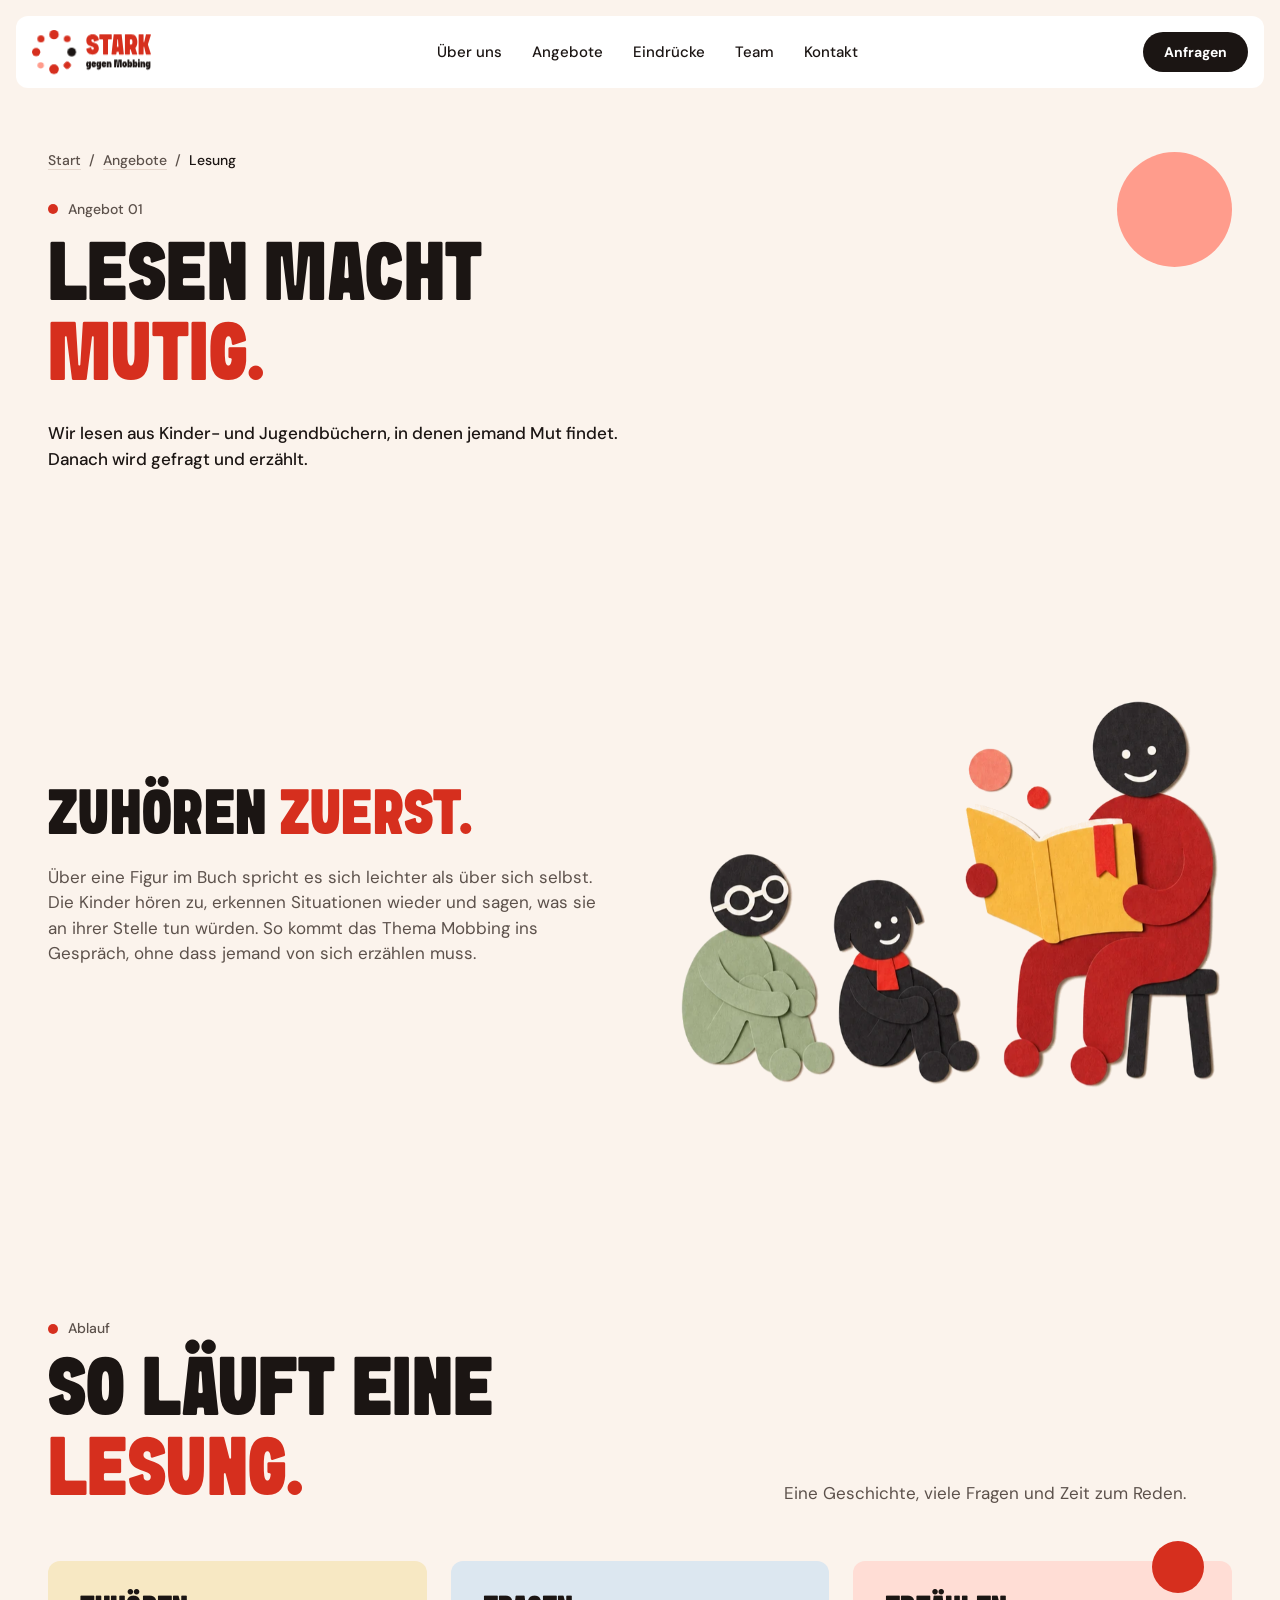
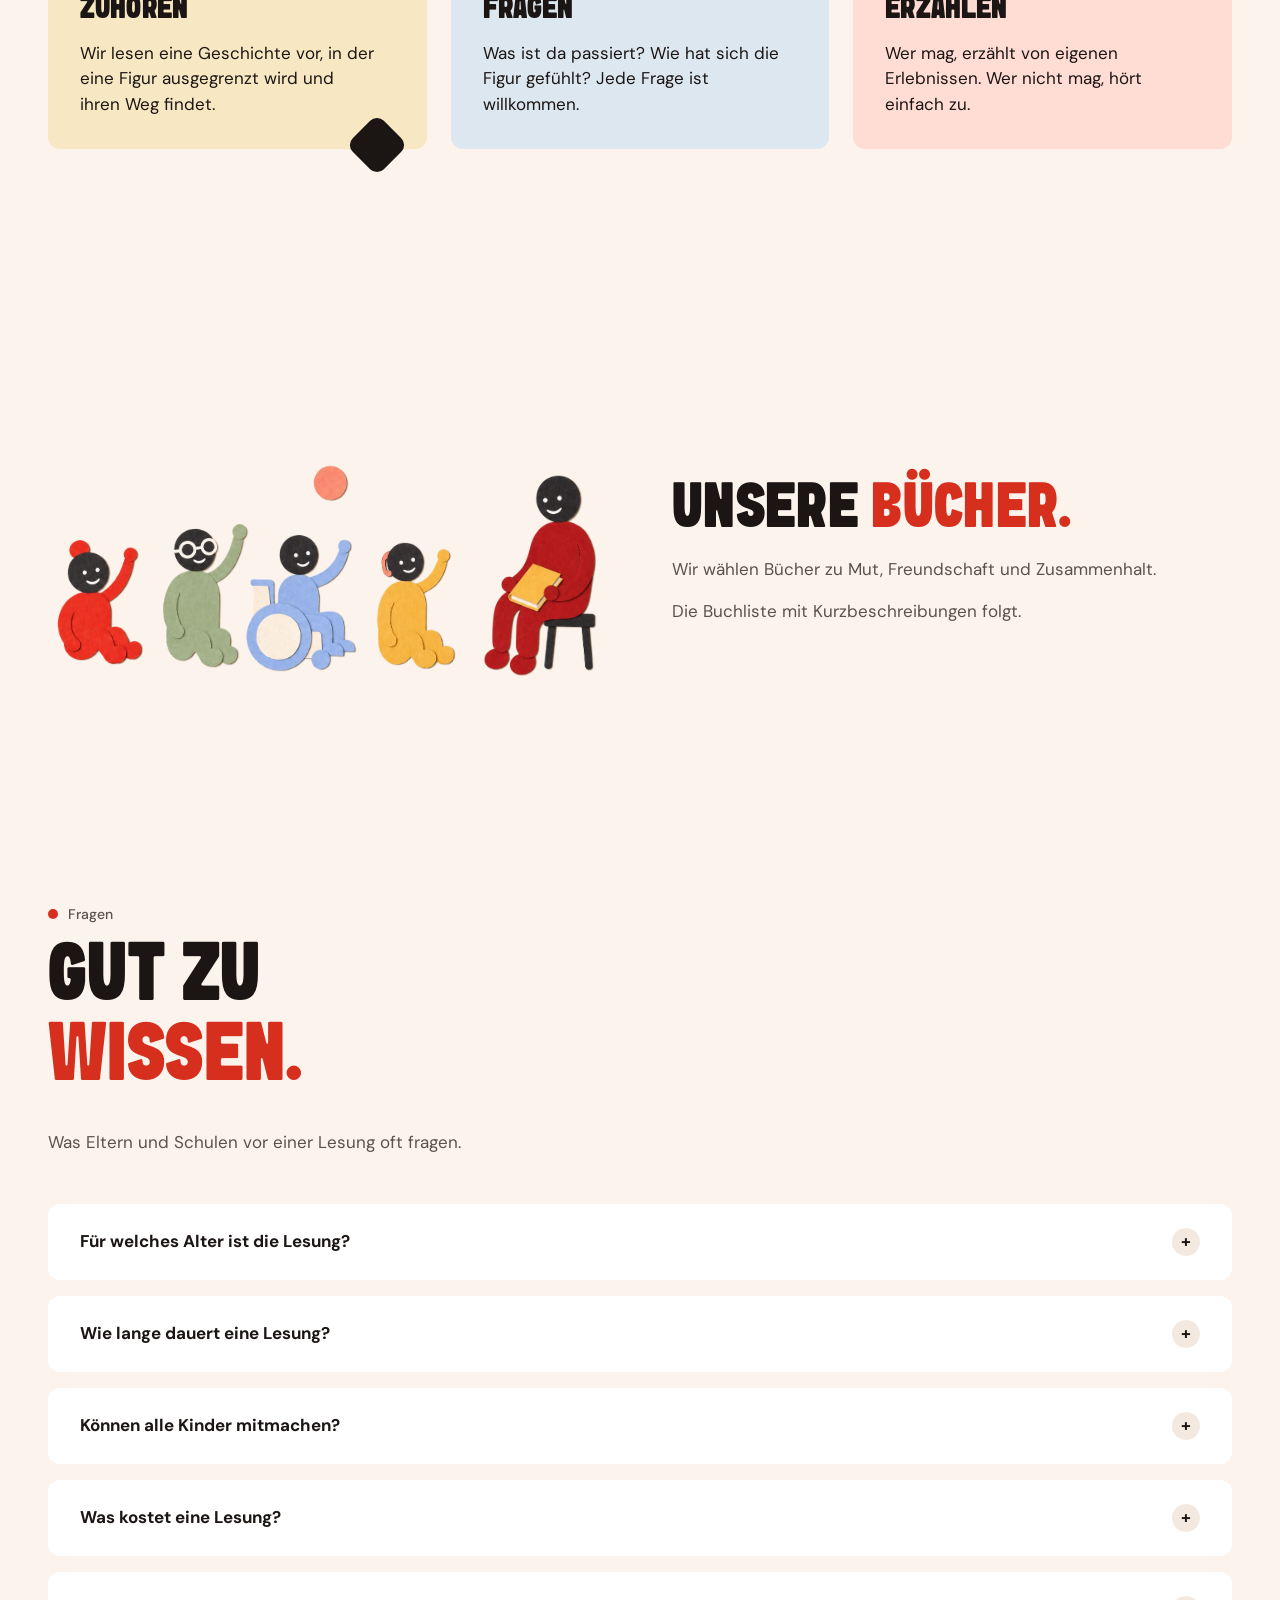
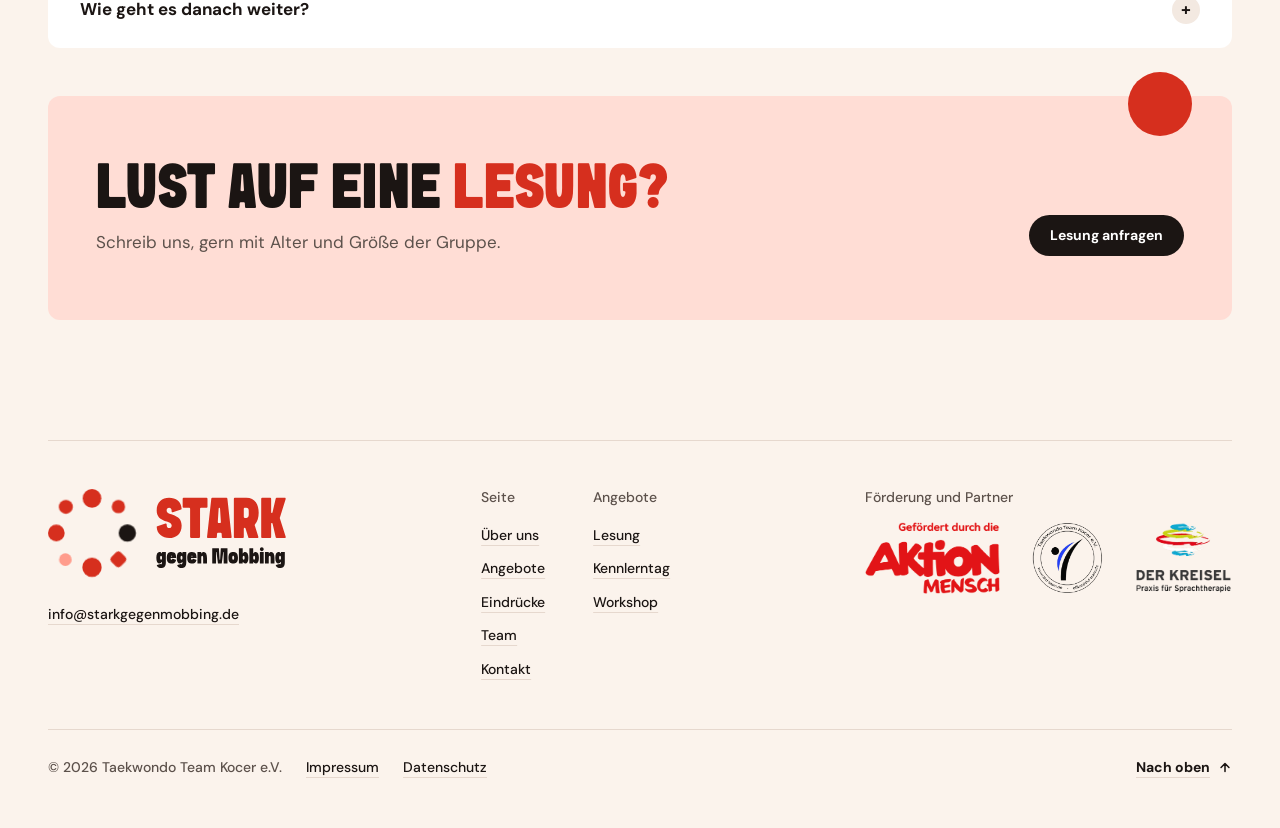
<file: lesung.html>
<!DOCTYPE html>
<html lang="de">
<head>
  <meta charset="utf-8">
  <meta name="viewport" content="width=device-width, initial-scale=1">
  <title>Lesung · Stark gegen Mobbing</title>
  <meta name="description" content="Lesungen aus Kinder- und Jugendbüchern über Mut, Freundschaft und Zusammenhalt. Danach wird gefragt und erzählt, inklusiv für alle Kinder.">
  <meta name="theme-color" content="#FBF3EC">
  <link rel="stylesheet" href="styles.css">
  <script>
    /* Läuft vor dem ersten Paint: markiert JS, damit Reveal-Elemente nicht kurz
       aufblitzen bevor main.js (defer) geladen ist. */
    document.documentElement.classList.add('js');
  </script>
</head>
<body>
  <a class="skip-link pill" href="#main">Zum Inhalt springen</a>

  <header class="site-header">
    <nav class="nav" aria-label="Hauptnavigation">
      <a class="brand" href="index.html" aria-label="Stark gegen Mobbing – zur Startseite">
        <svg class="logo-svg" xmlns="http://www.w3.org/2000/svg" viewBox="0 0 357 132" aria-hidden="true" focusable="false">
  <g class="logo-ring"><circle class="logo-dot" style="--i:0" cx="66" cy="14" r="14" fill="#D62F1E"/><circle class="logo-dot" style="--i:1" cx="105.6" cy="26.4" r="10" fill="#D62F1E"/><circle class="logo-dot" style="--i:2" cx="119" cy="66" r="13" fill="#1B1513"/><g class="logo-dot" style="--i:3"><rect x="95.60" y="95.60" width="20" height="20" rx="6" fill="#D62F1E" transform="rotate(135 105.6 105.6)"/></g><circle class="logo-dot" style="--i:4" cx="66" cy="117.5" r="14.5" fill="#D62F1E"/><circle class="logo-dot" style="--i:5" cx="26.05" cy="105.95" r="9.5" fill="#FF9C8C"/><circle class="logo-dot" style="--i:6" cx="12.5" cy="66" r="12.5" fill="#D62F1E"/><circle class="logo-dot" style="--i:7" cx="26.76" cy="26.76" r="10.5" fill="#D62F1E"/></g>
  <path d="M163.06 57.18C163.55 67.67 171.72 73.50 181.86 73.50C192.35 73.50 200.48 66.98 200.48 54.57C200.48 35.56 177.95 40.54 177.95 32.10C177.95 29.54 179.57 28.19 181.67 28.19C183.76 28.19 185.38 29.52 185.39 32.07C185.39 32.09 185.39 32.11 185.39 32.14L185.49 33.73C185.51 34.16 185.71 34.51 186.05 34.73C186.39 34.97 186.80 35.03 187.20 34.90L199.55 30.92C200.12 30.73 200.50 30.21 200.46 29.61C199.97 19.11 191.80 13.29 181.66 13.29C171.17 13.29 163.03 19.82 163.03 32.22C163.03 51.23 185.57 46.25 185.57 54.70C185.57 57.25 183.94 58.60 181.85 58.60C179.76 58.60 178.14 57.27 178.11 54.74C178.11 54.72 178.11 54.70 178.11 54.67L178.02 53.07C178.00 52.65 177.80 52.30 177.45 52.06C177.10 51.82 176.71 51.76 176.31 51.89L163.95 55.87C163.39 56.05 163.03 56.58 163.06 57.18ZM213.16 29.50L213.16 72.18C213.16 72.90 213.75 73.49 214.48 73.49L226.75 73.49C227.47 73.49 228.06 72.90 228.06 72.18L228.06 29.50C228.06 28.78 228.65 28.19 229.37 28.19L237.92 28.19C238.65 28.19 239.24 27.60 239.24 26.88L239.24 14.61C239.24 13.88 238.65 13.29 237.92 13.29L203.30 13.29C202.58 13.29 201.99 13.88 201.99 14.61L201.99 26.88C201.99 27.60 202.58 28.19 203.30 28.19L211.85 28.19C212.58 28.19 213.16 28.79 213.16 29.50ZM258.04 29.14L259.33 49.45C259.35 49.84 259.24 50.17 258.98 50.44C258.72 50.72 258.40 50.85 258.02 50.85L256.01 50.85C255.63 50.85 255.30 50.71 255.04 50.44C254.80 50.16 254.67 49.83 254.69 49.44L255.98 29.13C256.02 28.59 256.47 28.19 257.01 28.19C257.56 28.19 258.01 28.60 258.04 29.14ZM275.48 72.04L269.09 14.46C269.03 13.80 268.46 13.29 267.79 13.29L246.25 13.29C245.57 13.29 245.02 13.80 244.93 14.46L238.54 72.04C238.51 72.42 238.63 72.77 238.89 73.06C239.13 73.34 239.48 73.50 239.86 73.50L251.93 73.50C252.62 73.50 253.19 72.96 253.24 72.27L253.59 66.98C253.63 66.28 254.21 65.75 254.90 65.75L259.15 65.75C259.84 65.75 260.42 66.28 260.46 66.98L260.80 72.27C260.84 72.96 261.42 73.50 262.11 73.50L274.19 73.50C274.57 73.50 274.91 73.36 275.17 73.07C275.41 72.77 275.52 72.42 275.48 72.04ZM297.42 43.40L295.01 43.40C294.28 43.40 293.69 42.81 293.69 42.08L293.69 29.50C293.69 28.78 294.28 28.19 295.01 28.19L297.42 28.19C301.76 28.19 301.14 32.88 301.14 35.79C301.14 38.70 301.75 43.40 297.42 43.40ZM296.31 59.21L300.51 72.58C300.68 73.14 301.18 73.50 301.76 73.50L314.25 73.50C314.68 73.50 315.05 73.31 315.30 72.96C315.56 72.61 315.62 72.21 315.50 71.79L310.08 54.54C309.94 54.08 310.05 53.60 310.38 53.25C314.37 49.02 316.03 42.61 316.03 35.80C316.03 23.96 311.02 13.29 297.42 13.29L280.10 13.29C279.38 13.29 278.79 13.88 278.79 14.61L278.79 72.19C278.79 72.91 279.38 73.50 280.10 73.50L292.38 73.50C293.11 73.50 293.69 72.91 293.69 72.19L293.69 59.61C293.69 58.88 294.28 58.29 295.01 58.29L295.07 58.29C295.65 58.30 296.13 58.67 296.31 59.21ZM319.81 14.61L319.81 72.19C319.81 72.91 320.40 73.50 321.12 73.50L333.40 73.50C334.13 73.50 334.72 72.91 334.72 72.19L334.72 51.86C334.72 51.35 335.08 50.92 335.59 50.84C336.09 50.76 336.61 51.05 336.72 51.55L341.58 72.48C341.73 73.08 342.24 73.49 342.86 73.49L355.28 73.49C355.71 73.49 356.08 73.30 356.33 72.95C356.59 72.60 356.66 72.20 356.53 71.78L347.74 43.78C347.66 43.51 347.66 43.26 347.74 42.99L356.53 14.99C356.66 14.58 356.59 14.17 356.33 13.82C356.07 13.48 355.71 13.29 355.28 13.29L342.86 13.29C342.24 13.29 341.73 13.71 341.58 14.31L336.72 35.23C336.61 35.74 336.09 36.02 335.59 35.94C335.08 35.86 334.72 35.44 334.72 34.92L334.72 14.61C334.72 13.88 334.13 13.29 333.40 13.29L321.12 13.29C320.40 13.29 319.81 13.88 319.81 14.61Z" fill="#D62F1E"/>
  <path d="M171.06 103.11C171.06 104.79 170.60 106.08 169.64 106.08C168.69 106.08 168.21 104.79 168.21 103.11C168.21 101.42 168.70 100.13 169.64 100.13C170.60 100.14 171.06 101.42 171.06 103.11ZM168.39 112.57L163.56 114.15C163.42 114.19 163.32 114.28 163.26 114.42C163.20 114.55 163.20 114.68 163.25 114.82C164.47 117.91 166.99 118.67 169.64 118.67C173.33 118.67 176.79 117.19 176.79 109.98L176.79 94.92C176.79 94.64 176.56 94.42 176.28 94.42L171.57 94.42C171.30 94.42 171.07 94.64 171.07 94.92L171.07 96.42C171.07 96.53 171.00 96.63 170.89 96.66C170.78 96.69 170.67 96.64 170.61 96.55C169.84 95.18 168.70 94.42 167.19 94.42C164.11 94.42 162.50 97.76 162.50 103.11C162.50 108.46 164.11 111.80 167.19 111.80C168.70 111.80 169.84 111.04 170.61 109.68C170.67 109.58 170.78 109.53 170.89 109.56C171.00 109.59 171.07 109.68 171.07 109.80L171.07 109.98C171.07 112.44 170.38 112.95 169.64 112.95C169.38 112.95 169.12 112.88 168.89 112.68C168.74 112.55 168.56 112.51 168.39 112.57ZM184.89 101.30C184.68 101.30 184.50 101.18 184.42 100.98C184.34 100.79 184.38 100.58 184.53 100.43C184.76 100.21 185.04 100.13 185.32 100.13C185.60 100.13 185.87 100.21 186.10 100.43C186.25 100.58 186.30 100.79 186.22 100.98C186.14 101.18 185.96 101.30 185.75 101.30ZM178.17 103.11C178.17 110.32 181.63 111.80 185.32 111.80C188.27 111.80 191.06 110.85 192.07 106.80C192.13 106.55 191.99 106.28 191.74 106.20L187.16 104.71C187.03 104.66 186.90 104.67 186.77 104.74C186.65 104.80 186.57 104.90 186.52 105.03C186.26 105.87 185.80 106.08 185.32 106.08C184.70 106.08 184.10 105.72 183.94 104.13C183.92 103.98 183.97 103.85 184.06 103.74C184.16 103.63 184.29 103.57 184.44 103.57L191.67 103.57C191.81 103.57 191.93 103.52 192.03 103.42C192.12 103.32 192.17 103.21 192.17 103.07C192.15 99.02 191.72 94.42 185.32 94.42C181.63 94.42 178.17 95.90 178.17 103.11ZM201.69 103.11C201.69 104.79 201.22 106.08 200.26 106.08C199.32 106.08 198.83 104.79 198.83 103.11C198.83 101.42 199.32 100.13 200.26 100.13C201.22 100.14 201.69 101.42 201.69 103.11ZM199.01 112.57L194.18 114.15C194.05 114.19 193.94 114.28 193.88 114.42C193.83 114.55 193.82 114.68 193.87 114.82C195.09 117.91 197.61 118.67 200.26 118.67C203.96 118.67 207.41 117.19 207.41 109.98L207.41 94.92C207.41 94.64 207.19 94.42 206.91 94.42L202.20 94.42C201.92 94.42 201.70 94.64 201.70 94.92L201.70 96.42C201.70 96.53 201.62 96.63 201.51 96.66C201.41 96.69 201.29 96.64 201.24 96.55C200.46 95.18 199.33 94.42 197.82 94.42C194.73 94.42 193.12 97.76 193.12 103.11C193.12 108.46 194.73 111.80 197.82 111.80C199.32 111.80 200.46 111.04 201.24 109.68C201.29 109.58 201.41 109.53 201.51 109.56C201.62 109.59 201.70 109.68 201.70 109.80L201.70 109.98C201.70 112.44 201.00 112.95 200.27 112.95C200.00 112.95 199.74 112.88 199.51 112.68C199.37 112.55 199.18 112.51 199.01 112.57ZM215.51 101.30C215.30 101.30 215.12 101.18 215.04 100.98C214.96 100.79 215.01 100.58 215.16 100.43C215.39 100.21 215.66 100.13 215.94 100.13C216.22 100.13 216.50 100.21 216.73 100.43C216.88 100.58 216.92 100.79 216.84 100.98C216.76 101.18 216.58 101.30 216.37 101.30ZM208.79 103.11C208.79 110.32 212.25 111.80 215.94 111.80C218.89 111.80 221.69 110.85 222.69 106.80C222.76 106.55 222.61 106.28 222.36 106.20L217.78 104.71C217.65 104.66 217.52 104.67 217.40 104.74C217.27 104.80 217.19 104.90 217.15 105.03C216.89 105.87 216.42 106.08 215.94 106.08C215.32 106.08 214.73 105.72 214.56 104.13C214.55 103.98 214.59 103.85 214.69 103.74C214.79 103.63 214.91 103.57 215.06 103.57L222.29 103.57C222.43 103.57 222.55 103.52 222.65 103.42C222.75 103.32 222.80 103.21 222.80 103.07C222.77 99.02 222.34 94.42 215.94 94.42C212.25 94.42 208.79 95.90 208.79 103.11ZM224.17 94.92L224.17 111.29C224.17 111.57 224.40 111.80 224.68 111.80L229.38 111.80C229.66 111.80 229.89 111.57 229.89 111.29L229.89 103.11C229.89 101.42 230.35 100.13 231.32 100.13C232.26 100.13 232.74 101.42 232.74 103.11L232.74 111.29C232.74 111.57 232.97 111.80 233.25 111.80L237.96 111.80C238.24 111.80 238.46 111.57 238.46 111.29L238.46 103.11C238.46 97.76 236.85 94.42 233.76 94.42C232.26 94.42 231.12 95.17 230.34 96.54C230.28 96.64 230.17 96.68 230.07 96.66C229.96 96.63 229.88 96.53 229.88 96.42L229.88 94.92C229.88 94.64 229.66 94.42 229.38 94.42L224.67 94.42C224.40 94.42 224.17 94.64 224.17 94.92ZM246.35 89.20L246.35 111.30C246.35 111.57 246.57 111.80 246.85 111.80L251.56 111.80C251.84 111.80 252.06 111.57 252.06 111.30L252.06 94.77C252.06 94.58 252.20 94.43 252.39 94.41C252.57 94.40 252.74 94.52 252.77 94.71L254.86 111.37C254.89 111.62 255.10 111.79 255.35 111.79L260.22 111.79C260.47 111.79 260.68 111.62 260.71 111.37L262.80 94.71C262.83 94.52 263.00 94.40 263.18 94.41C263.36 94.43 263.50 94.58 263.50 94.77L263.50 111.29C263.50 111.57 263.73 111.80 264.01 111.80L268.72 111.80C268.99 111.80 269.22 111.57 269.22 111.29L269.22 89.20C269.22 88.92 268.99 88.69 268.72 88.69C265.71 88.69 262.70 88.69 259.69 88.69C259.42 88.69 259.20 88.90 259.18 89.17L258.18 105.72C258.16 105.92 257.99 106.07 257.78 106.07C257.58 106.07 257.40 105.92 257.39 105.72L256.38 89.17C256.36 88.90 256.15 88.70 255.88 88.70C252.87 88.70 249.86 88.70 246.85 88.70C246.57 88.70 246.35 88.92 246.35 89.20ZM277.82 106.08C277.08 106.08 276.39 105.57 276.39 103.11C276.39 100.64 277.08 100.13 277.82 100.13C278.55 100.13 279.25 100.64 279.25 103.11C279.25 105.57 278.56 106.08 277.82 106.08ZM270.67 103.11C270.67 110.32 274.12 111.80 277.82 111.80C281.51 111.80 284.97 110.32 284.97 103.11C284.97 95.89 281.51 94.42 277.82 94.42C274.12 94.42 270.67 95.90 270.67 103.11ZM293.49 106.08C292.53 106.08 292.06 104.79 292.06 103.11C292.06 101.42 292.52 100.13 293.49 100.13C294.43 100.13 294.92 101.42 294.92 103.11C294.92 104.79 294.43 106.08 293.49 106.08ZM286.34 89.20L286.34 111.30C286.34 111.58 286.57 111.80 286.85 111.80L291.56 111.80C291.83 111.80 292.06 111.58 292.06 111.30L292.06 109.79C292.06 109.68 292.14 109.59 292.24 109.56C292.35 109.53 292.46 109.58 292.52 109.67C293.30 111.04 294.43 111.80 295.94 111.80C299.03 111.80 300.64 108.45 300.64 103.11C300.64 97.76 299.03 94.42 295.94 94.42C294.44 94.42 293.30 95.17 292.52 96.54C292.46 96.64 292.35 96.69 292.25 96.66C292.14 96.63 292.06 96.53 292.06 96.42L292.06 89.20C292.06 88.93 291.84 88.70 291.56 88.70L286.85 88.70C286.57 88.70 286.34 88.93 286.34 89.20ZM309.23 106.08C308.27 106.08 307.80 104.79 307.80 103.11C307.80 101.42 308.27 100.13 309.23 100.13C310.17 100.13 310.66 101.42 310.66 103.11C310.67 104.79 310.17 106.08 309.23 106.08ZM302.08 89.20L302.08 111.30C302.08 111.58 302.31 111.80 302.59 111.80L307.30 111.80C307.57 111.80 307.80 111.58 307.80 111.30L307.80 109.79C307.80 109.68 307.88 109.59 307.98 109.56C308.09 109.53 308.21 109.58 308.26 109.67C309.04 111.04 310.17 111.80 311.68 111.80C314.77 111.80 316.38 108.45 316.38 103.11C316.38 97.76 314.77 94.42 311.68 94.42C310.18 94.42 309.04 95.17 308.26 96.54C308.21 96.64 308.09 96.69 307.99 96.66C307.88 96.63 307.81 96.53 307.81 96.42L307.81 89.20C307.81 88.93 307.58 88.70 307.30 88.70L302.59 88.70C302.32 88.70 302.08 88.93 302.08 89.20ZM317.83 90.41C317.83 91.98 319.11 93.27 320.69 93.27C322.26 93.27 323.55 91.98 323.55 90.41C323.55 88.84 322.26 87.55 320.69 87.55C319.11 87.55 317.83 88.84 317.83 90.41ZM317.83 94.92L317.83 111.29C317.83 111.57 318.05 111.80 318.33 111.80L323.04 111.80C323.32 111.80 323.54 111.57 323.54 111.29L323.54 94.92C323.54 94.64 323.32 94.42 323.04 94.42L318.33 94.42C318.05 94.42 317.83 94.64 317.83 94.92ZM325.42 94.92L325.42 111.29C325.42 111.57 325.64 111.80 325.92 111.80L330.63 111.80C330.91 111.80 331.13 111.57 331.13 111.29L331.13 103.11C331.13 101.42 331.60 100.13 332.56 100.13C333.50 100.13 333.99 101.42 333.99 103.11L333.99 111.29C333.99 111.57 334.21 111.80 334.49 111.80L339.20 111.80C339.48 111.80 339.71 111.57 339.71 111.29L339.71 103.11C339.71 97.76 338.09 94.42 335.01 94.42C333.50 94.42 332.36 95.17 331.58 96.54C331.53 96.64 331.42 96.68 331.31 96.66C331.20 96.63 331.13 96.53 331.13 96.42L331.13 94.92C331.13 94.64 330.90 94.42 330.62 94.42L325.92 94.42C325.64 94.42 325.42 94.64 325.42 94.92ZM349.49 103.11C349.49 104.79 349.03 106.08 348.07 106.08C347.13 106.08 346.64 104.79 346.64 103.11C346.64 101.42 347.13 100.13 348.07 100.13C349.03 100.14 349.49 101.42 349.49 103.11ZM346.82 112.57L341.99 114.15C341.85 114.19 341.75 114.28 341.69 114.42C341.63 114.55 341.63 114.68 341.68 114.82C342.90 117.91 345.42 118.67 348.07 118.67C351.76 118.67 355.22 117.19 355.22 109.98L355.22 94.92C355.22 94.64 354.99 94.42 354.71 94.42L350.01 94.42C349.73 94.42 349.50 94.64 349.50 94.92L349.50 96.42C349.50 96.53 349.43 96.63 349.32 96.66C349.21 96.69 349.10 96.64 349.05 96.55C348.27 95.18 347.13 94.42 345.62 94.42C342.54 94.42 340.93 97.76 340.93 103.11C340.93 108.46 342.54 111.80 345.62 111.80C347.13 111.80 348.27 111.04 349.05 109.68C349.10 109.58 349.21 109.53 349.32 109.56C349.43 109.59 349.50 109.68 349.50 109.80L349.50 109.98C349.50 112.44 348.81 112.95 348.07 112.95C347.81 112.95 347.55 112.88 347.32 112.68C347.17 112.55 346.99 112.51 346.82 112.57Z" fill="#1B1513"/>
</svg>
      </a>

      <ul class="nav-links">
        <li><a href="index.html#ueber-uns">Über uns</a></li>
        <li><a href="index.html#angebote">Angebote</a></li>
        <li><a href="index.html#eindruecke">Eindrücke</a></li>
        <li><a href="index.html#team">Team</a></li>
        <li><a href="index.html#kontakt">Kontakt</a></li>
      </ul>

      <a class="pill nav-cta" href="index.html#kontakt">Anfragen</a>

      <button class="nav-burger" type="button" aria-expanded="false" aria-controls="nav-panel" aria-label="Menü öffnen">
        <span class="nav-burger-bar" aria-hidden="true"></span>
        <span class="nav-burger-bar" aria-hidden="true"></span>
        <span class="nav-burger-bar" aria-hidden="true"></span>
      </button>
    </nav>

    <div class="nav-panel" id="nav-panel" hidden>
      <ul class="nav-panel-links">
        <li><a class="display" href="index.html#ueber-uns">Über uns</a></li>
        <li><a class="display" href="index.html#angebote">Angebote</a></li>
        <li><a class="display" href="index.html#eindruecke">Eindrücke</a></li>
        <li><a class="display" href="index.html#team">Team</a></li>
        <li><a class="display" href="index.html#kontakt">Kontakt</a></li>
      </ul>
      <a class="pill nav-panel-cta" href="index.html#kontakt">Kennlerntag anfragen</a>
    </div>
  </header>

  <main id="main">
    <header class="page-hero">
      <div class="container">
        <nav class="crumbs label" aria-label="Pfad"><a href="index.html">Start</a><span aria-hidden="true">/</span><a href="index.html#angebote">Angebote</a><span aria-hidden="true">/</span><span aria-current="page">Lesung</span></nav>
        <p class="eyebrow"><span class="eyebrow-dot" aria-hidden="true"></span>Angebot 01</p>
        <h1 class="display display--lg">Lesen macht <span class="display--brand">mutig.</span></h1>
        <p class="page-hero-lead">Wir lesen aus Kinder- und Jugendbüchern, in denen jemand Mut findet. Danach wird gefragt und erzählt.</p>
      </div>
      <span class="card-deco page-hero-deco" style="--c:var(--coral)" aria-hidden="true"></span>
    </header>

    <section class="section" aria-labelledby="lesung-zuhoeren">
      <div class="container">
        <div class="split split--media-first-mobile">
          <div class="split-text reveal" style="--i:1">
            <h2 class="display display--md" id="lesung-zuhoeren">Zuhören <span class="display--brand">zuerst.</span></h2>
            <p class="muted">Über eine Figur im Buch spricht es sich leichter als über sich selbst. Die Kinder hören zu, erkennen Situationen wieder und sagen, was sie an ihrer Stelle tun würden. So kommt das Thema Mobbing ins Gespräch, ohne dass jemand von sich erzählen muss.</p>
          </div>
          <div class="split-media reveal" style="--i:2">
            <img class="solo" src="img/o1-lesung.webp" width="798" height="581" alt="Illustration: Die Spielleitung liest aus einem Buch vor, zwei Kinder hören zu." loading="lazy">
          </div>
        </div>
      </div>
    </section>

    <section class="section" aria-labelledby="lesung-ablauf">
      <div class="container">
        <div class="section-head">
          <p class="eyebrow reveal" style="--i:0"><span class="eyebrow-dot" aria-hidden="true"></span>Ablauf</p>
          <h2 class="display display--lg reveal" id="lesung-ablauf" style="--i:1">
            <span class="t-line">So läuft eine</span>
            <span class="t-line display--brand">Lesung.</span>
          </h2>
          <p class="section-intro muted reveal" style="--i:2">Eine Geschichte, viele Fragen und Zeit zum Reden.</p>
        </div>

        <ul class="card-grid">
          <li class="card card--sun reveal" style="--i:1">
            <span class="card-deco card-deco--square" style="--c:var(--ink); --s:44px; bottom:-18px; right:28px" aria-hidden="true"></span>
            <h3 class="display display--sm">Zuhören</h3>
            <p>Wir lesen eine Geschichte vor, in der eine Figur ausgegrenzt wird und ihren Weg findet.</p>
          </li>
          <li class="card card--sky reveal" style="--i:2">
            <h3 class="display display--sm">Fragen</h3>
            <p>Was ist da passiert? Wie hat sich die Figur gefühlt? Jede Frage ist willkommen.</p>
          </li>
          <li class="card card--coral reveal" style="--i:3">
            <span class="card-deco" style="--c:var(--brand); --s:52px; top:-20px; right:28px" aria-hidden="true"></span>
            <h3 class="display display--sm">Erzählen</h3>
            <p>Wer mag, erzählt von eigenen Erlebnissen. Wer nicht mag, hört einfach zu.</p>
          </li>
        </ul>
      </div>
    </section>

    <section class="section" aria-labelledby="lesung-buecher">
      <div class="container">
        <div class="split split--flip">
          <div class="split-text reveal" style="--i:1">
            <h2 class="display display--md" id="lesung-buecher">Unsere <span class="display--brand">Bücher.</span></h2>
            <p class="muted">Wir wählen Bücher zu Mut, Freundschaft und Zusammenhalt.</p>
            <p class="muted">Die Buchliste mit Kurzbeschreibungen folgt.</p>
          </div>
          <div class="split-media reveal" style="--i:2">
            <img class="solo" src="img/i6-fragerunde.webp" width="1400" height="571" alt="Illustration: Vier Kinder melden sich eifrig. Die Spielleitung sitzt mit einem Buch auf einem Hocker und hört zu." loading="lazy">
          </div>
        </div>
      </div>
    </section>

    <section class="section" aria-labelledby="lesung-fragen">
      <div class="container">
        <div class="section-head section-head--stack">
          <p class="eyebrow reveal" style="--i:0"><span class="eyebrow-dot" aria-hidden="true"></span>Fragen</p>
          <h2 class="display display--lg reveal" id="lesung-fragen" style="--i:1">
            <span class="t-line">Gut zu</span>
            <span class="t-line display--brand">wissen.</span>
          </h2>
          <p class="section-intro muted reveal" style="--i:2">Was Eltern und Schulen vor einer Lesung oft fragen.</p>
        </div>

        <div class="faq reveal" style="--i:3">
          <details>
            <summary>Für welches Alter ist die Lesung?</summary>
            <p>Folgt.</p>
          </details>
          <details>
            <summary>Wie lange dauert eine Lesung?</summary>
            <p>Folgt.</p>
          </details>
          <details>
            <summary>Können alle Kinder mitmachen?</summary>
            <p>Ja. Alle Angebote sind inklusiv, für Kinder und Jugendliche mit und ohne Behinderung.</p>
          </details>
          <details>
            <summary>Was kostet eine Lesung?</summary>
            <p>Folgt.</p>
          </details>
          <details>
            <summary>Wie geht es danach weiter?</summary>
            <p>Wer mehr will, kommt zum <a href="kennlerntag.html">Kennlerntag</a> und schaut, ob der <a href="workshop.html">Workshop</a> passt.</p>
          </details>
        </div>

        <div class="cta-band reveal">
          <span class="card-deco" style="--c:var(--brand); --s:64px; top:-24px; right:40px" aria-hidden="true"></span>
          <div>
            <h2 class="display display--md">Lust auf eine <span class="display--brand">Lesung?</span></h2>
            <p class="muted">Schreib uns, gern mit Alter und Größe der Gruppe.</p>
          </div>
          <a class="pill" href="index.html#kontakt">Lesung anfragen</a>
        </div>
      </div>
    </section>
  </main>

  <footer class="footer">
    <div class="container">
      <div class="footer-inner reveal" style="--i:0">
        <div class="footer-grid">
          <div class="footer-brand">
            <a class="brand footer-logo" href="index.html" aria-label="Stark gegen Mobbing – zur Startseite">
              <svg class="logo-svg" xmlns="http://www.w3.org/2000/svg" viewBox="0 0 357 132" aria-hidden="true" focusable="false">
              <g class="logo-ring"><circle class="logo-dot" style="--i:0" cx="66" cy="14" r="14" fill="#D62F1E"/><circle class="logo-dot" style="--i:1" cx="105.6" cy="26.4" r="10" fill="#D62F1E"/><circle class="logo-dot" style="--i:2" cx="119" cy="66" r="13" fill="#1B1513"/><g class="logo-dot" style="--i:3"><rect x="95.60" y="95.60" width="20" height="20" rx="6" fill="#D62F1E" transform="rotate(135 105.6 105.6)"/></g><circle class="logo-dot" style="--i:4" cx="66" cy="117.5" r="14.5" fill="#D62F1E"/><circle class="logo-dot" style="--i:5" cx="26.05" cy="105.95" r="9.5" fill="#FF9C8C"/><circle class="logo-dot" style="--i:6" cx="12.5" cy="66" r="12.5" fill="#D62F1E"/><circle class="logo-dot" style="--i:7" cx="26.76" cy="26.76" r="10.5" fill="#D62F1E"/></g>
              <path d="M163.06 57.18C163.55 67.67 171.72 73.50 181.86 73.50C192.35 73.50 200.48 66.98 200.48 54.57C200.48 35.56 177.95 40.54 177.95 32.10C177.95 29.54 179.57 28.19 181.67 28.19C183.76 28.19 185.38 29.52 185.39 32.07C185.39 32.09 185.39 32.11 185.39 32.14L185.49 33.73C185.51 34.16 185.71 34.51 186.05 34.73C186.39 34.97 186.80 35.03 187.20 34.90L199.55 30.92C200.12 30.73 200.50 30.21 200.46 29.61C199.97 19.11 191.80 13.29 181.66 13.29C171.17 13.29 163.03 19.82 163.03 32.22C163.03 51.23 185.57 46.25 185.57 54.70C185.57 57.25 183.94 58.60 181.85 58.60C179.76 58.60 178.14 57.27 178.11 54.74C178.11 54.72 178.11 54.70 178.11 54.67L178.02 53.07C178.00 52.65 177.80 52.30 177.45 52.06C177.10 51.82 176.71 51.76 176.31 51.89L163.95 55.87C163.39 56.05 163.03 56.58 163.06 57.18ZM213.16 29.50L213.16 72.18C213.16 72.90 213.75 73.49 214.48 73.49L226.75 73.49C227.47 73.49 228.06 72.90 228.06 72.18L228.06 29.50C228.06 28.78 228.65 28.19 229.37 28.19L237.92 28.19C238.65 28.19 239.24 27.60 239.24 26.88L239.24 14.61C239.24 13.88 238.65 13.29 237.92 13.29L203.30 13.29C202.58 13.29 201.99 13.88 201.99 14.61L201.99 26.88C201.99 27.60 202.58 28.19 203.30 28.19L211.85 28.19C212.58 28.19 213.16 28.79 213.16 29.50ZM258.04 29.14L259.33 49.45C259.35 49.84 259.24 50.17 258.98 50.44C258.72 50.72 258.40 50.85 258.02 50.85L256.01 50.85C255.63 50.85 255.30 50.71 255.04 50.44C254.80 50.16 254.67 49.83 254.69 49.44L255.98 29.13C256.02 28.59 256.47 28.19 257.01 28.19C257.56 28.19 258.01 28.60 258.04 29.14ZM275.48 72.04L269.09 14.46C269.03 13.80 268.46 13.29 267.79 13.29L246.25 13.29C245.57 13.29 245.02 13.80 244.93 14.46L238.54 72.04C238.51 72.42 238.63 72.77 238.89 73.06C239.13 73.34 239.48 73.50 239.86 73.50L251.93 73.50C252.62 73.50 253.19 72.96 253.24 72.27L253.59 66.98C253.63 66.28 254.21 65.75 254.90 65.75L259.15 65.75C259.84 65.75 260.42 66.28 260.46 66.98L260.80 72.27C260.84 72.96 261.42 73.50 262.11 73.50L274.19 73.50C274.57 73.50 274.91 73.36 275.17 73.07C275.41 72.77 275.52 72.42 275.48 72.04ZM297.42 43.40L295.01 43.40C294.28 43.40 293.69 42.81 293.69 42.08L293.69 29.50C293.69 28.78 294.28 28.19 295.01 28.19L297.42 28.19C301.76 28.19 301.14 32.88 301.14 35.79C301.14 38.70 301.75 43.40 297.42 43.40ZM296.31 59.21L300.51 72.58C300.68 73.14 301.18 73.50 301.76 73.50L314.25 73.50C314.68 73.50 315.05 73.31 315.30 72.96C315.56 72.61 315.62 72.21 315.50 71.79L310.08 54.54C309.94 54.08 310.05 53.60 310.38 53.25C314.37 49.02 316.03 42.61 316.03 35.80C316.03 23.96 311.02 13.29 297.42 13.29L280.10 13.29C279.38 13.29 278.79 13.88 278.79 14.61L278.79 72.19C278.79 72.91 279.38 73.50 280.10 73.50L292.38 73.50C293.11 73.50 293.69 72.91 293.69 72.19L293.69 59.61C293.69 58.88 294.28 58.29 295.01 58.29L295.07 58.29C295.65 58.30 296.13 58.67 296.31 59.21ZM319.81 14.61L319.81 72.19C319.81 72.91 320.40 73.50 321.12 73.50L333.40 73.50C334.13 73.50 334.72 72.91 334.72 72.19L334.72 51.86C334.72 51.35 335.08 50.92 335.59 50.84C336.09 50.76 336.61 51.05 336.72 51.55L341.58 72.48C341.73 73.08 342.24 73.49 342.86 73.49L355.28 73.49C355.71 73.49 356.08 73.30 356.33 72.95C356.59 72.60 356.66 72.20 356.53 71.78L347.74 43.78C347.66 43.51 347.66 43.26 347.74 42.99L356.53 14.99C356.66 14.58 356.59 14.17 356.33 13.82C356.07 13.48 355.71 13.29 355.28 13.29L342.86 13.29C342.24 13.29 341.73 13.71 341.58 14.31L336.72 35.23C336.61 35.74 336.09 36.02 335.59 35.94C335.08 35.86 334.72 35.44 334.72 34.92L334.72 14.61C334.72 13.88 334.13 13.29 333.40 13.29L321.12 13.29C320.40 13.29 319.81 13.88 319.81 14.61Z" fill="#D62F1E"/>
              <path d="M171.06 103.11C171.06 104.79 170.60 106.08 169.64 106.08C168.69 106.08 168.21 104.79 168.21 103.11C168.21 101.42 168.70 100.13 169.64 100.13C170.60 100.14 171.06 101.42 171.06 103.11ZM168.39 112.57L163.56 114.15C163.42 114.19 163.32 114.28 163.26 114.42C163.20 114.55 163.20 114.68 163.25 114.82C164.47 117.91 166.99 118.67 169.64 118.67C173.33 118.67 176.79 117.19 176.79 109.98L176.79 94.92C176.79 94.64 176.56 94.42 176.28 94.42L171.57 94.42C171.30 94.42 171.07 94.64 171.07 94.92L171.07 96.42C171.07 96.53 171.00 96.63 170.89 96.66C170.78 96.69 170.67 96.64 170.61 96.55C169.84 95.18 168.70 94.42 167.19 94.42C164.11 94.42 162.50 97.76 162.50 103.11C162.50 108.46 164.11 111.80 167.19 111.80C168.70 111.80 169.84 111.04 170.61 109.68C170.67 109.58 170.78 109.53 170.89 109.56C171.00 109.59 171.07 109.68 171.07 109.80L171.07 109.98C171.07 112.44 170.38 112.95 169.64 112.95C169.38 112.95 169.12 112.88 168.89 112.68C168.74 112.55 168.56 112.51 168.39 112.57ZM184.89 101.30C184.68 101.30 184.50 101.18 184.42 100.98C184.34 100.79 184.38 100.58 184.53 100.43C184.76 100.21 185.04 100.13 185.32 100.13C185.60 100.13 185.87 100.21 186.10 100.43C186.25 100.58 186.30 100.79 186.22 100.98C186.14 101.18 185.96 101.30 185.75 101.30ZM178.17 103.11C178.17 110.32 181.63 111.80 185.32 111.80C188.27 111.80 191.06 110.85 192.07 106.80C192.13 106.55 191.99 106.28 191.74 106.20L187.16 104.71C187.03 104.66 186.90 104.67 186.77 104.74C186.65 104.80 186.57 104.90 186.52 105.03C186.26 105.87 185.80 106.08 185.32 106.08C184.70 106.08 184.10 105.72 183.94 104.13C183.92 103.98 183.97 103.85 184.06 103.74C184.16 103.63 184.29 103.57 184.44 103.57L191.67 103.57C191.81 103.57 191.93 103.52 192.03 103.42C192.12 103.32 192.17 103.21 192.17 103.07C192.15 99.02 191.72 94.42 185.32 94.42C181.63 94.42 178.17 95.90 178.17 103.11ZM201.69 103.11C201.69 104.79 201.22 106.08 200.26 106.08C199.32 106.08 198.83 104.79 198.83 103.11C198.83 101.42 199.32 100.13 200.26 100.13C201.22 100.14 201.69 101.42 201.69 103.11ZM199.01 112.57L194.18 114.15C194.05 114.19 193.94 114.28 193.88 114.42C193.83 114.55 193.82 114.68 193.87 114.82C195.09 117.91 197.61 118.67 200.26 118.67C203.96 118.67 207.41 117.19 207.41 109.98L207.41 94.92C207.41 94.64 207.19 94.42 206.91 94.42L202.20 94.42C201.92 94.42 201.70 94.64 201.70 94.92L201.70 96.42C201.70 96.53 201.62 96.63 201.51 96.66C201.41 96.69 201.29 96.64 201.24 96.55C200.46 95.18 199.33 94.42 197.82 94.42C194.73 94.42 193.12 97.76 193.12 103.11C193.12 108.46 194.73 111.80 197.82 111.80C199.32 111.80 200.46 111.04 201.24 109.68C201.29 109.58 201.41 109.53 201.51 109.56C201.62 109.59 201.70 109.68 201.70 109.80L201.70 109.98C201.70 112.44 201.00 112.95 200.27 112.95C200.00 112.95 199.74 112.88 199.51 112.68C199.37 112.55 199.18 112.51 199.01 112.57ZM215.51 101.30C215.30 101.30 215.12 101.18 215.04 100.98C214.96 100.79 215.01 100.58 215.16 100.43C215.39 100.21 215.66 100.13 215.94 100.13C216.22 100.13 216.50 100.21 216.73 100.43C216.88 100.58 216.92 100.79 216.84 100.98C216.76 101.18 216.58 101.30 216.37 101.30ZM208.79 103.11C208.79 110.32 212.25 111.80 215.94 111.80C218.89 111.80 221.69 110.85 222.69 106.80C222.76 106.55 222.61 106.28 222.36 106.20L217.78 104.71C217.65 104.66 217.52 104.67 217.40 104.74C217.27 104.80 217.19 104.90 217.15 105.03C216.89 105.87 216.42 106.08 215.94 106.08C215.32 106.08 214.73 105.72 214.56 104.13C214.55 103.98 214.59 103.85 214.69 103.74C214.79 103.63 214.91 103.57 215.06 103.57L222.29 103.57C222.43 103.57 222.55 103.52 222.65 103.42C222.75 103.32 222.80 103.21 222.80 103.07C222.77 99.02 222.34 94.42 215.94 94.42C212.25 94.42 208.79 95.90 208.79 103.11ZM224.17 94.92L224.17 111.29C224.17 111.57 224.40 111.80 224.68 111.80L229.38 111.80C229.66 111.80 229.89 111.57 229.89 111.29L229.89 103.11C229.89 101.42 230.35 100.13 231.32 100.13C232.26 100.13 232.74 101.42 232.74 103.11L232.74 111.29C232.74 111.57 232.97 111.80 233.25 111.80L237.96 111.80C238.24 111.80 238.46 111.57 238.46 111.29L238.46 103.11C238.46 97.76 236.85 94.42 233.76 94.42C232.26 94.42 231.12 95.17 230.34 96.54C230.28 96.64 230.17 96.68 230.07 96.66C229.96 96.63 229.88 96.53 229.88 96.42L229.88 94.92C229.88 94.64 229.66 94.42 229.38 94.42L224.67 94.42C224.40 94.42 224.17 94.64 224.17 94.92ZM246.35 89.20L246.35 111.30C246.35 111.57 246.57 111.80 246.85 111.80L251.56 111.80C251.84 111.80 252.06 111.57 252.06 111.30L252.06 94.77C252.06 94.58 252.20 94.43 252.39 94.41C252.57 94.40 252.74 94.52 252.77 94.71L254.86 111.37C254.89 111.62 255.10 111.79 255.35 111.79L260.22 111.79C260.47 111.79 260.68 111.62 260.71 111.37L262.80 94.71C262.83 94.52 263.00 94.40 263.18 94.41C263.36 94.43 263.50 94.58 263.50 94.77L263.50 111.29C263.50 111.57 263.73 111.80 264.01 111.80L268.72 111.80C268.99 111.80 269.22 111.57 269.22 111.29L269.22 89.20C269.22 88.92 268.99 88.69 268.72 88.69C265.71 88.69 262.70 88.69 259.69 88.69C259.42 88.69 259.20 88.90 259.18 89.17L258.18 105.72C258.16 105.92 257.99 106.07 257.78 106.07C257.58 106.07 257.40 105.92 257.39 105.72L256.38 89.17C256.36 88.90 256.15 88.70 255.88 88.70C252.87 88.70 249.86 88.70 246.85 88.70C246.57 88.70 246.35 88.92 246.35 89.20ZM277.82 106.08C277.08 106.08 276.39 105.57 276.39 103.11C276.39 100.64 277.08 100.13 277.82 100.13C278.55 100.13 279.25 100.64 279.25 103.11C279.25 105.57 278.56 106.08 277.82 106.08ZM270.67 103.11C270.67 110.32 274.12 111.80 277.82 111.80C281.51 111.80 284.97 110.32 284.97 103.11C284.97 95.89 281.51 94.42 277.82 94.42C274.12 94.42 270.67 95.90 270.67 103.11ZM293.49 106.08C292.53 106.08 292.06 104.79 292.06 103.11C292.06 101.42 292.52 100.13 293.49 100.13C294.43 100.13 294.92 101.42 294.92 103.11C294.92 104.79 294.43 106.08 293.49 106.08ZM286.34 89.20L286.34 111.30C286.34 111.58 286.57 111.80 286.85 111.80L291.56 111.80C291.83 111.80 292.06 111.58 292.06 111.30L292.06 109.79C292.06 109.68 292.14 109.59 292.24 109.56C292.35 109.53 292.46 109.58 292.52 109.67C293.30 111.04 294.43 111.80 295.94 111.80C299.03 111.80 300.64 108.45 300.64 103.11C300.64 97.76 299.03 94.42 295.94 94.42C294.44 94.42 293.30 95.17 292.52 96.54C292.46 96.64 292.35 96.69 292.25 96.66C292.14 96.63 292.06 96.53 292.06 96.42L292.06 89.20C292.06 88.93 291.84 88.70 291.56 88.70L286.85 88.70C286.57 88.70 286.34 88.93 286.34 89.20ZM309.23 106.08C308.27 106.08 307.80 104.79 307.80 103.11C307.80 101.42 308.27 100.13 309.23 100.13C310.17 100.13 310.66 101.42 310.66 103.11C310.67 104.79 310.17 106.08 309.23 106.08ZM302.08 89.20L302.08 111.30C302.08 111.58 302.31 111.80 302.59 111.80L307.30 111.80C307.57 111.80 307.80 111.58 307.80 111.30L307.80 109.79C307.80 109.68 307.88 109.59 307.98 109.56C308.09 109.53 308.21 109.58 308.26 109.67C309.04 111.04 310.17 111.80 311.68 111.80C314.77 111.80 316.38 108.45 316.38 103.11C316.38 97.76 314.77 94.42 311.68 94.42C310.18 94.42 309.04 95.17 308.26 96.54C308.21 96.64 308.09 96.69 307.99 96.66C307.88 96.63 307.81 96.53 307.81 96.42L307.81 89.20C307.81 88.93 307.58 88.70 307.30 88.70L302.59 88.70C302.32 88.70 302.08 88.93 302.08 89.20ZM317.83 90.41C317.83 91.98 319.11 93.27 320.69 93.27C322.26 93.27 323.55 91.98 323.55 90.41C323.55 88.84 322.26 87.55 320.69 87.55C319.11 87.55 317.83 88.84 317.83 90.41ZM317.83 94.92L317.83 111.29C317.83 111.57 318.05 111.80 318.33 111.80L323.04 111.80C323.32 111.80 323.54 111.57 323.54 111.29L323.54 94.92C323.54 94.64 323.32 94.42 323.04 94.42L318.33 94.42C318.05 94.42 317.83 94.64 317.83 94.92ZM325.42 94.92L325.42 111.29C325.42 111.57 325.64 111.80 325.92 111.80L330.63 111.80C330.91 111.80 331.13 111.57 331.13 111.29L331.13 103.11C331.13 101.42 331.60 100.13 332.56 100.13C333.50 100.13 333.99 101.42 333.99 103.11L333.99 111.29C333.99 111.57 334.21 111.80 334.49 111.80L339.20 111.80C339.48 111.80 339.71 111.57 339.71 111.29L339.71 103.11C339.71 97.76 338.09 94.42 335.01 94.42C333.50 94.42 332.36 95.17 331.58 96.54C331.53 96.64 331.42 96.68 331.31 96.66C331.20 96.63 331.13 96.53 331.13 96.42L331.13 94.92C331.13 94.64 330.90 94.42 330.62 94.42L325.92 94.42C325.64 94.42 325.42 94.64 325.42 94.92ZM349.49 103.11C349.49 104.79 349.03 106.08 348.07 106.08C347.13 106.08 346.64 104.79 346.64 103.11C346.64 101.42 347.13 100.13 348.07 100.13C349.03 100.14 349.49 101.42 349.49 103.11ZM346.82 112.57L341.99 114.15C341.85 114.19 341.75 114.28 341.69 114.42C341.63 114.55 341.63 114.68 341.68 114.82C342.90 117.91 345.42 118.67 348.07 118.67C351.76 118.67 355.22 117.19 355.22 109.98L355.22 94.92C355.22 94.64 354.99 94.42 354.71 94.42L350.01 94.42C349.73 94.42 349.50 94.64 349.50 94.92L349.50 96.42C349.50 96.53 349.43 96.63 349.32 96.66C349.21 96.69 349.10 96.64 349.05 96.55C348.27 95.18 347.13 94.42 345.62 94.42C342.54 94.42 340.93 97.76 340.93 103.11C340.93 108.46 342.54 111.80 345.62 111.80C347.13 111.80 348.27 111.04 349.05 109.68C349.10 109.58 349.21 109.53 349.32 109.56C349.43 109.59 349.50 109.68 349.50 109.80L349.50 109.98C349.50 112.44 348.81 112.95 348.07 112.95C347.81 112.95 347.55 112.88 347.32 112.68C347.17 112.55 346.99 112.51 346.82 112.57Z" fill="#1B1513"/>
              </svg>
            </a>
            <p class="footer-mail"><a class="text-link text-link--quiet" href="mailto:info@starkgegenmobbing.de">info@starkgegenmobbing.de</a></p>
          </div>

          <nav class="footer-nav" aria-label="Footer">
            <div>
              <p class="label footer-heading">Seite</p>
              <ul class="footer-links">
                <li><a class="text-link text-link--quiet" href="index.html#ueber-uns">Über uns</a></li>
                <li><a class="text-link text-link--quiet" href="index.html#angebote">Angebote</a></li>
                <li><a class="text-link text-link--quiet" href="index.html#eindruecke">Eindrücke</a></li>
                <li><a class="text-link text-link--quiet" href="index.html#team">Team</a></li>
                <li><a class="text-link text-link--quiet" href="index.html#kontakt">Kontakt</a></li>
              </ul>
            </div>
            <div>
              <p class="label footer-heading">Angebote</p>
              <ul class="footer-links">
                <li><a class="text-link text-link--quiet" href="lesung.html">Lesung</a></li>
                <li><a class="text-link text-link--quiet" href="kennlerntag.html">Kennlerntag</a></li>
                <li><a class="text-link text-link--quiet" href="workshop.html">Workshop</a></li>
              </ul>
            </div>
          </nav>

          <div class="footer-partner">
            <p class="label footer-heading">Förderung und Partner</p>
            <ul class="footer-partner-logos">
              <li><a href="https://www.aktion-mensch.de" rel="noopener"><img src="assets/img/partner/aktion-mensch-foerderlogo.webp" width="134" height="72" alt="Gefördert durch die Aktion Mensch" loading="lazy"></a></li>
              <li><a href="https://www.tkd-team.de" rel="noopener"><img src="assets/img/partner/taekwondo-team-kocer.webp" width="72" height="72" alt="Taekwondo Team Kocer e.V." loading="lazy"></a></li>
              <li><a href="https://www.kreisel-sprachtherapie.de" rel="noopener"><img src="assets/img/partner/der-kreisel.webp" width="97" height="72" alt="Der Kreisel – Praxis für Sprachtherapie" loading="lazy"></a></li>
            </ul>
          </div>
        </div>

        <div class="footer-bottom">
          <p class="label muted footer-copy">© 2026 Taekwondo Team Kocer&nbsp;e.V.</p>
          <ul class="footer-legal" aria-label="Rechtliches">
            <li><a class="text-link text-link--quiet" href="impressum.html">Impressum</a></li>
            <li><a class="text-link text-link--quiet" href="datenschutz.html">Datenschutz</a></li>
          </ul>
          <a class="text-link footer-top" href="#main">Nach oben <svg class="text-link-icon" width="14" height="14" viewBox="0 0 16 16" aria-hidden="true" focusable="false"><path d="M8 13V4M3.5 8.5 8 4l4.5 4.5" fill="none" stroke="currentColor" stroke-width="1.75" stroke-linecap="round" stroke-linejoin="round"/></svg></a>
        </div>
      </div>
    </div>
  </footer>

  <script src="main.js" defer></script>
  <script src="site.js" defer></script>
</body>
</html>
</file>
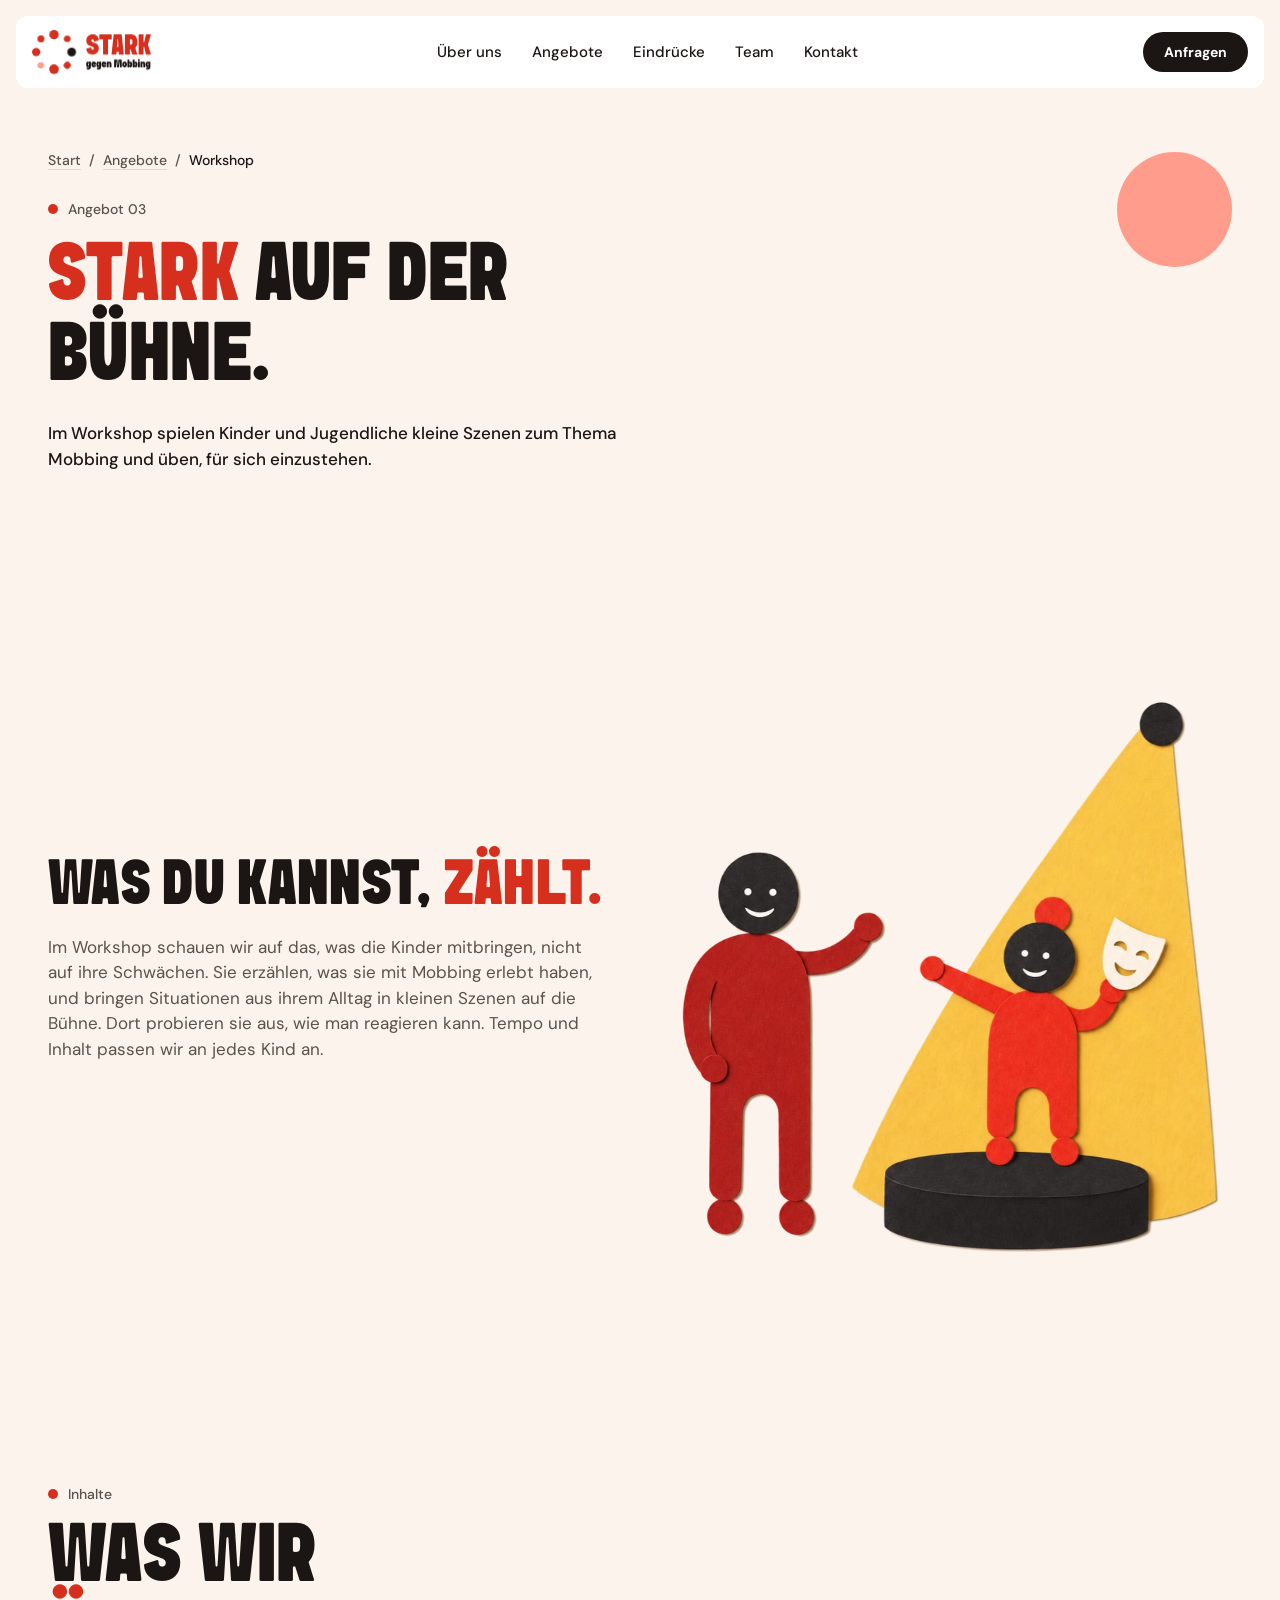
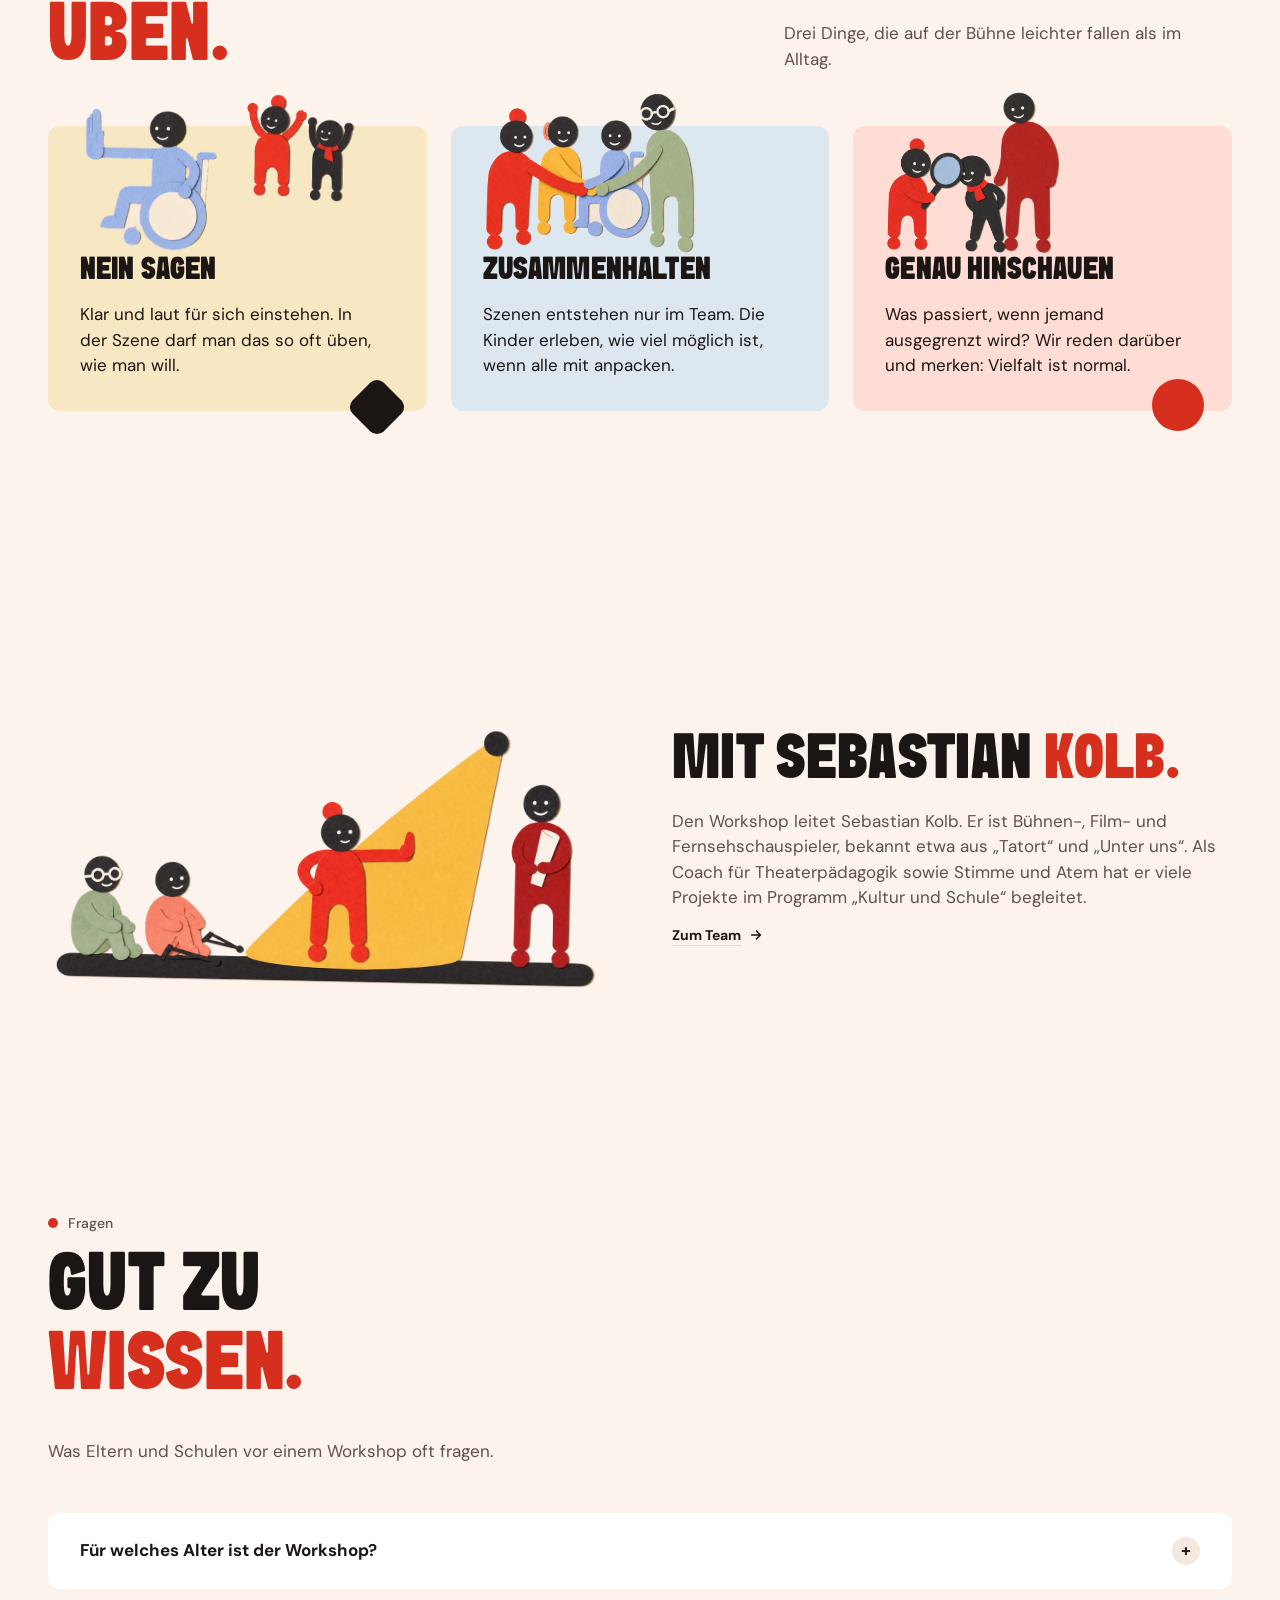
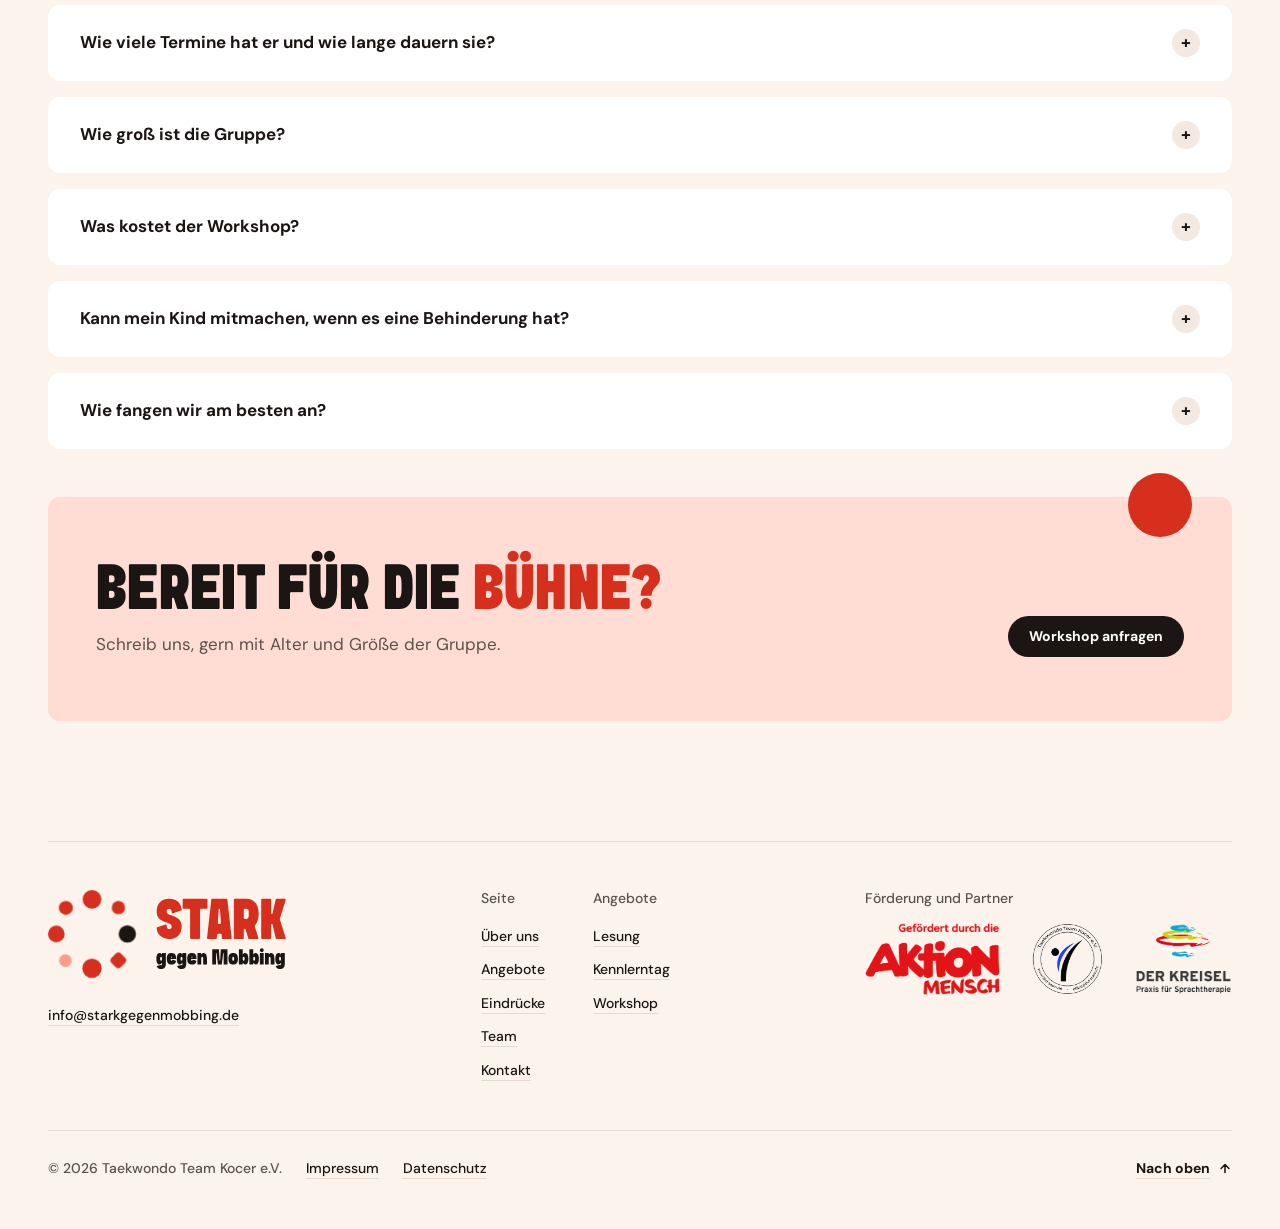
<file: workshop.html>
<!DOCTYPE html>
<html lang="de">
<head>
  <meta charset="utf-8">
  <meta name="viewport" content="width=device-width, initial-scale=1">
  <title>Workshop · Stark gegen Mobbing</title>
  <meta name="description" content="Im Theaterworkshop mit Schauspieler Sebastian Kolb spielen Kinder Szenen zum Thema Mobbing und üben, für sich einzustehen. Inklusiv.">
  <meta name="theme-color" content="#FBF3EC">
  <link rel="stylesheet" href="styles.css">
  <script>
    /* Läuft vor dem ersten Paint: markiert JS, damit Reveal-Elemente nicht kurz
       aufblitzen bevor main.js (defer) geladen ist. */
    document.documentElement.classList.add('js');
  </script>
</head>
<body>
  <a class="skip-link pill" href="#main">Zum Inhalt springen</a>

  <header class="site-header">
    <nav class="nav" aria-label="Hauptnavigation">
      <a class="brand" href="index.html" aria-label="Stark gegen Mobbing – zur Startseite">
        <svg class="logo-svg" xmlns="http://www.w3.org/2000/svg" viewBox="0 0 357 132" aria-hidden="true" focusable="false">
  <g class="logo-ring"><circle class="logo-dot" style="--i:0" cx="66" cy="14" r="14" fill="#D62F1E"/><circle class="logo-dot" style="--i:1" cx="105.6" cy="26.4" r="10" fill="#D62F1E"/><circle class="logo-dot" style="--i:2" cx="119" cy="66" r="13" fill="#1B1513"/><g class="logo-dot" style="--i:3"><rect x="95.60" y="95.60" width="20" height="20" rx="6" fill="#D62F1E" transform="rotate(135 105.6 105.6)"/></g><circle class="logo-dot" style="--i:4" cx="66" cy="117.5" r="14.5" fill="#D62F1E"/><circle class="logo-dot" style="--i:5" cx="26.05" cy="105.95" r="9.5" fill="#FF9C8C"/><circle class="logo-dot" style="--i:6" cx="12.5" cy="66" r="12.5" fill="#D62F1E"/><circle class="logo-dot" style="--i:7" cx="26.76" cy="26.76" r="10.5" fill="#D62F1E"/></g>
  <path d="M163.06 57.18C163.55 67.67 171.72 73.50 181.86 73.50C192.35 73.50 200.48 66.98 200.48 54.57C200.48 35.56 177.95 40.54 177.95 32.10C177.95 29.54 179.57 28.19 181.67 28.19C183.76 28.19 185.38 29.52 185.39 32.07C185.39 32.09 185.39 32.11 185.39 32.14L185.49 33.73C185.51 34.16 185.71 34.51 186.05 34.73C186.39 34.97 186.80 35.03 187.20 34.90L199.55 30.92C200.12 30.73 200.50 30.21 200.46 29.61C199.97 19.11 191.80 13.29 181.66 13.29C171.17 13.29 163.03 19.82 163.03 32.22C163.03 51.23 185.57 46.25 185.57 54.70C185.57 57.25 183.94 58.60 181.85 58.60C179.76 58.60 178.14 57.27 178.11 54.74C178.11 54.72 178.11 54.70 178.11 54.67L178.02 53.07C178.00 52.65 177.80 52.30 177.45 52.06C177.10 51.82 176.71 51.76 176.31 51.89L163.95 55.87C163.39 56.05 163.03 56.58 163.06 57.18ZM213.16 29.50L213.16 72.18C213.16 72.90 213.75 73.49 214.48 73.49L226.75 73.49C227.47 73.49 228.06 72.90 228.06 72.18L228.06 29.50C228.06 28.78 228.65 28.19 229.37 28.19L237.92 28.19C238.65 28.19 239.24 27.60 239.24 26.88L239.24 14.61C239.24 13.88 238.65 13.29 237.92 13.29L203.30 13.29C202.58 13.29 201.99 13.88 201.99 14.61L201.99 26.88C201.99 27.60 202.58 28.19 203.30 28.19L211.85 28.19C212.58 28.19 213.16 28.79 213.16 29.50ZM258.04 29.14L259.33 49.45C259.35 49.84 259.24 50.17 258.98 50.44C258.72 50.72 258.40 50.85 258.02 50.85L256.01 50.85C255.63 50.85 255.30 50.71 255.04 50.44C254.80 50.16 254.67 49.83 254.69 49.44L255.98 29.13C256.02 28.59 256.47 28.19 257.01 28.19C257.56 28.19 258.01 28.60 258.04 29.14ZM275.48 72.04L269.09 14.46C269.03 13.80 268.46 13.29 267.79 13.29L246.25 13.29C245.57 13.29 245.02 13.80 244.93 14.46L238.54 72.04C238.51 72.42 238.63 72.77 238.89 73.06C239.13 73.34 239.48 73.50 239.86 73.50L251.93 73.50C252.62 73.50 253.19 72.96 253.24 72.27L253.59 66.98C253.63 66.28 254.21 65.75 254.90 65.75L259.15 65.75C259.84 65.75 260.42 66.28 260.46 66.98L260.80 72.27C260.84 72.96 261.42 73.50 262.11 73.50L274.19 73.50C274.57 73.50 274.91 73.36 275.17 73.07C275.41 72.77 275.52 72.42 275.48 72.04ZM297.42 43.40L295.01 43.40C294.28 43.40 293.69 42.81 293.69 42.08L293.69 29.50C293.69 28.78 294.28 28.19 295.01 28.19L297.42 28.19C301.76 28.19 301.14 32.88 301.14 35.79C301.14 38.70 301.75 43.40 297.42 43.40ZM296.31 59.21L300.51 72.58C300.68 73.14 301.18 73.50 301.76 73.50L314.25 73.50C314.68 73.50 315.05 73.31 315.30 72.96C315.56 72.61 315.62 72.21 315.50 71.79L310.08 54.54C309.94 54.08 310.05 53.60 310.38 53.25C314.37 49.02 316.03 42.61 316.03 35.80C316.03 23.96 311.02 13.29 297.42 13.29L280.10 13.29C279.38 13.29 278.79 13.88 278.79 14.61L278.79 72.19C278.79 72.91 279.38 73.50 280.10 73.50L292.38 73.50C293.11 73.50 293.69 72.91 293.69 72.19L293.69 59.61C293.69 58.88 294.28 58.29 295.01 58.29L295.07 58.29C295.65 58.30 296.13 58.67 296.31 59.21ZM319.81 14.61L319.81 72.19C319.81 72.91 320.40 73.50 321.12 73.50L333.40 73.50C334.13 73.50 334.72 72.91 334.72 72.19L334.72 51.86C334.72 51.35 335.08 50.92 335.59 50.84C336.09 50.76 336.61 51.05 336.72 51.55L341.58 72.48C341.73 73.08 342.24 73.49 342.86 73.49L355.28 73.49C355.71 73.49 356.08 73.30 356.33 72.95C356.59 72.60 356.66 72.20 356.53 71.78L347.74 43.78C347.66 43.51 347.66 43.26 347.74 42.99L356.53 14.99C356.66 14.58 356.59 14.17 356.33 13.82C356.07 13.48 355.71 13.29 355.28 13.29L342.86 13.29C342.24 13.29 341.73 13.71 341.58 14.31L336.72 35.23C336.61 35.74 336.09 36.02 335.59 35.94C335.08 35.86 334.72 35.44 334.72 34.92L334.72 14.61C334.72 13.88 334.13 13.29 333.40 13.29L321.12 13.29C320.40 13.29 319.81 13.88 319.81 14.61Z" fill="#D62F1E"/>
  <path d="M171.06 103.11C171.06 104.79 170.60 106.08 169.64 106.08C168.69 106.08 168.21 104.79 168.21 103.11C168.21 101.42 168.70 100.13 169.64 100.13C170.60 100.14 171.06 101.42 171.06 103.11ZM168.39 112.57L163.56 114.15C163.42 114.19 163.32 114.28 163.26 114.42C163.20 114.55 163.20 114.68 163.25 114.82C164.47 117.91 166.99 118.67 169.64 118.67C173.33 118.67 176.79 117.19 176.79 109.98L176.79 94.92C176.79 94.64 176.56 94.42 176.28 94.42L171.57 94.42C171.30 94.42 171.07 94.64 171.07 94.92L171.07 96.42C171.07 96.53 171.00 96.63 170.89 96.66C170.78 96.69 170.67 96.64 170.61 96.55C169.84 95.18 168.70 94.42 167.19 94.42C164.11 94.42 162.50 97.76 162.50 103.11C162.50 108.46 164.11 111.80 167.19 111.80C168.70 111.80 169.84 111.04 170.61 109.68C170.67 109.58 170.78 109.53 170.89 109.56C171.00 109.59 171.07 109.68 171.07 109.80L171.07 109.98C171.07 112.44 170.38 112.95 169.64 112.95C169.38 112.95 169.12 112.88 168.89 112.68C168.74 112.55 168.56 112.51 168.39 112.57ZM184.89 101.30C184.68 101.30 184.50 101.18 184.42 100.98C184.34 100.79 184.38 100.58 184.53 100.43C184.76 100.21 185.04 100.13 185.32 100.13C185.60 100.13 185.87 100.21 186.10 100.43C186.25 100.58 186.30 100.79 186.22 100.98C186.14 101.18 185.96 101.30 185.75 101.30ZM178.17 103.11C178.17 110.32 181.63 111.80 185.32 111.80C188.27 111.80 191.06 110.85 192.07 106.80C192.13 106.55 191.99 106.28 191.74 106.20L187.16 104.71C187.03 104.66 186.90 104.67 186.77 104.74C186.65 104.80 186.57 104.90 186.52 105.03C186.26 105.87 185.80 106.08 185.32 106.08C184.70 106.08 184.10 105.72 183.94 104.13C183.92 103.98 183.97 103.85 184.06 103.74C184.16 103.63 184.29 103.57 184.44 103.57L191.67 103.57C191.81 103.57 191.93 103.52 192.03 103.42C192.12 103.32 192.17 103.21 192.17 103.07C192.15 99.02 191.72 94.42 185.32 94.42C181.63 94.42 178.17 95.90 178.17 103.11ZM201.69 103.11C201.69 104.79 201.22 106.08 200.26 106.08C199.32 106.08 198.83 104.79 198.83 103.11C198.83 101.42 199.32 100.13 200.26 100.13C201.22 100.14 201.69 101.42 201.69 103.11ZM199.01 112.57L194.18 114.15C194.05 114.19 193.94 114.28 193.88 114.42C193.83 114.55 193.82 114.68 193.87 114.82C195.09 117.91 197.61 118.67 200.26 118.67C203.96 118.67 207.41 117.19 207.41 109.98L207.41 94.92C207.41 94.64 207.19 94.42 206.91 94.42L202.20 94.42C201.92 94.42 201.70 94.64 201.70 94.92L201.70 96.42C201.70 96.53 201.62 96.63 201.51 96.66C201.41 96.69 201.29 96.64 201.24 96.55C200.46 95.18 199.33 94.42 197.82 94.42C194.73 94.42 193.12 97.76 193.12 103.11C193.12 108.46 194.73 111.80 197.82 111.80C199.32 111.80 200.46 111.04 201.24 109.68C201.29 109.58 201.41 109.53 201.51 109.56C201.62 109.59 201.70 109.68 201.70 109.80L201.70 109.98C201.70 112.44 201.00 112.95 200.27 112.95C200.00 112.95 199.74 112.88 199.51 112.68C199.37 112.55 199.18 112.51 199.01 112.57ZM215.51 101.30C215.30 101.30 215.12 101.18 215.04 100.98C214.96 100.79 215.01 100.58 215.16 100.43C215.39 100.21 215.66 100.13 215.94 100.13C216.22 100.13 216.50 100.21 216.73 100.43C216.88 100.58 216.92 100.79 216.84 100.98C216.76 101.18 216.58 101.30 216.37 101.30ZM208.79 103.11C208.79 110.32 212.25 111.80 215.94 111.80C218.89 111.80 221.69 110.85 222.69 106.80C222.76 106.55 222.61 106.28 222.36 106.20L217.78 104.71C217.65 104.66 217.52 104.67 217.40 104.74C217.27 104.80 217.19 104.90 217.15 105.03C216.89 105.87 216.42 106.08 215.94 106.08C215.32 106.08 214.73 105.72 214.56 104.13C214.55 103.98 214.59 103.85 214.69 103.74C214.79 103.63 214.91 103.57 215.06 103.57L222.29 103.57C222.43 103.57 222.55 103.52 222.65 103.42C222.75 103.32 222.80 103.21 222.80 103.07C222.77 99.02 222.34 94.42 215.94 94.42C212.25 94.42 208.79 95.90 208.79 103.11ZM224.17 94.92L224.17 111.29C224.17 111.57 224.40 111.80 224.68 111.80L229.38 111.80C229.66 111.80 229.89 111.57 229.89 111.29L229.89 103.11C229.89 101.42 230.35 100.13 231.32 100.13C232.26 100.13 232.74 101.42 232.74 103.11L232.74 111.29C232.74 111.57 232.97 111.80 233.25 111.80L237.96 111.80C238.24 111.80 238.46 111.57 238.46 111.29L238.46 103.11C238.46 97.76 236.85 94.42 233.76 94.42C232.26 94.42 231.12 95.17 230.34 96.54C230.28 96.64 230.17 96.68 230.07 96.66C229.96 96.63 229.88 96.53 229.88 96.42L229.88 94.92C229.88 94.64 229.66 94.42 229.38 94.42L224.67 94.42C224.40 94.42 224.17 94.64 224.17 94.92ZM246.35 89.20L246.35 111.30C246.35 111.57 246.57 111.80 246.85 111.80L251.56 111.80C251.84 111.80 252.06 111.57 252.06 111.30L252.06 94.77C252.06 94.58 252.20 94.43 252.39 94.41C252.57 94.40 252.74 94.52 252.77 94.71L254.86 111.37C254.89 111.62 255.10 111.79 255.35 111.79L260.22 111.79C260.47 111.79 260.68 111.62 260.71 111.37L262.80 94.71C262.83 94.52 263.00 94.40 263.18 94.41C263.36 94.43 263.50 94.58 263.50 94.77L263.50 111.29C263.50 111.57 263.73 111.80 264.01 111.80L268.72 111.80C268.99 111.80 269.22 111.57 269.22 111.29L269.22 89.20C269.22 88.92 268.99 88.69 268.72 88.69C265.71 88.69 262.70 88.69 259.69 88.69C259.42 88.69 259.20 88.90 259.18 89.17L258.18 105.72C258.16 105.92 257.99 106.07 257.78 106.07C257.58 106.07 257.40 105.92 257.39 105.72L256.38 89.17C256.36 88.90 256.15 88.70 255.88 88.70C252.87 88.70 249.86 88.70 246.85 88.70C246.57 88.70 246.35 88.92 246.35 89.20ZM277.82 106.08C277.08 106.08 276.39 105.57 276.39 103.11C276.39 100.64 277.08 100.13 277.82 100.13C278.55 100.13 279.25 100.64 279.25 103.11C279.25 105.57 278.56 106.08 277.82 106.08ZM270.67 103.11C270.67 110.32 274.12 111.80 277.82 111.80C281.51 111.80 284.97 110.32 284.97 103.11C284.97 95.89 281.51 94.42 277.82 94.42C274.12 94.42 270.67 95.90 270.67 103.11ZM293.49 106.08C292.53 106.08 292.06 104.79 292.06 103.11C292.06 101.42 292.52 100.13 293.49 100.13C294.43 100.13 294.92 101.42 294.92 103.11C294.92 104.79 294.43 106.08 293.49 106.08ZM286.34 89.20L286.34 111.30C286.34 111.58 286.57 111.80 286.85 111.80L291.56 111.80C291.83 111.80 292.06 111.58 292.06 111.30L292.06 109.79C292.06 109.68 292.14 109.59 292.24 109.56C292.35 109.53 292.46 109.58 292.52 109.67C293.30 111.04 294.43 111.80 295.94 111.80C299.03 111.80 300.64 108.45 300.64 103.11C300.64 97.76 299.03 94.42 295.94 94.42C294.44 94.42 293.30 95.17 292.52 96.54C292.46 96.64 292.35 96.69 292.25 96.66C292.14 96.63 292.06 96.53 292.06 96.42L292.06 89.20C292.06 88.93 291.84 88.70 291.56 88.70L286.85 88.70C286.57 88.70 286.34 88.93 286.34 89.20ZM309.23 106.08C308.27 106.08 307.80 104.79 307.80 103.11C307.80 101.42 308.27 100.13 309.23 100.13C310.17 100.13 310.66 101.42 310.66 103.11C310.67 104.79 310.17 106.08 309.23 106.08ZM302.08 89.20L302.08 111.30C302.08 111.58 302.31 111.80 302.59 111.80L307.30 111.80C307.57 111.80 307.80 111.58 307.80 111.30L307.80 109.79C307.80 109.68 307.88 109.59 307.98 109.56C308.09 109.53 308.21 109.58 308.26 109.67C309.04 111.04 310.17 111.80 311.68 111.80C314.77 111.80 316.38 108.45 316.38 103.11C316.38 97.76 314.77 94.42 311.68 94.42C310.18 94.42 309.04 95.17 308.26 96.54C308.21 96.64 308.09 96.69 307.99 96.66C307.88 96.63 307.81 96.53 307.81 96.42L307.81 89.20C307.81 88.93 307.58 88.70 307.30 88.70L302.59 88.70C302.32 88.70 302.08 88.93 302.08 89.20ZM317.83 90.41C317.83 91.98 319.11 93.27 320.69 93.27C322.26 93.27 323.55 91.98 323.55 90.41C323.55 88.84 322.26 87.55 320.69 87.55C319.11 87.55 317.83 88.84 317.83 90.41ZM317.83 94.92L317.83 111.29C317.83 111.57 318.05 111.80 318.33 111.80L323.04 111.80C323.32 111.80 323.54 111.57 323.54 111.29L323.54 94.92C323.54 94.64 323.32 94.42 323.04 94.42L318.33 94.42C318.05 94.42 317.83 94.64 317.83 94.92ZM325.42 94.92L325.42 111.29C325.42 111.57 325.64 111.80 325.92 111.80L330.63 111.80C330.91 111.80 331.13 111.57 331.13 111.29L331.13 103.11C331.13 101.42 331.60 100.13 332.56 100.13C333.50 100.13 333.99 101.42 333.99 103.11L333.99 111.29C333.99 111.57 334.21 111.80 334.49 111.80L339.20 111.80C339.48 111.80 339.71 111.57 339.71 111.29L339.71 103.11C339.71 97.76 338.09 94.42 335.01 94.42C333.50 94.42 332.36 95.17 331.58 96.54C331.53 96.64 331.42 96.68 331.31 96.66C331.20 96.63 331.13 96.53 331.13 96.42L331.13 94.92C331.13 94.64 330.90 94.42 330.62 94.42L325.92 94.42C325.64 94.42 325.42 94.64 325.42 94.92ZM349.49 103.11C349.49 104.79 349.03 106.08 348.07 106.08C347.13 106.08 346.64 104.79 346.64 103.11C346.64 101.42 347.13 100.13 348.07 100.13C349.03 100.14 349.49 101.42 349.49 103.11ZM346.82 112.57L341.99 114.15C341.85 114.19 341.75 114.28 341.69 114.42C341.63 114.55 341.63 114.68 341.68 114.82C342.90 117.91 345.42 118.67 348.07 118.67C351.76 118.67 355.22 117.19 355.22 109.98L355.22 94.92C355.22 94.64 354.99 94.42 354.71 94.42L350.01 94.42C349.73 94.42 349.50 94.64 349.50 94.92L349.50 96.42C349.50 96.53 349.43 96.63 349.32 96.66C349.21 96.69 349.10 96.64 349.05 96.55C348.27 95.18 347.13 94.42 345.62 94.42C342.54 94.42 340.93 97.76 340.93 103.11C340.93 108.46 342.54 111.80 345.62 111.80C347.13 111.80 348.27 111.04 349.05 109.68C349.10 109.58 349.21 109.53 349.32 109.56C349.43 109.59 349.50 109.68 349.50 109.80L349.50 109.98C349.50 112.44 348.81 112.95 348.07 112.95C347.81 112.95 347.55 112.88 347.32 112.68C347.17 112.55 346.99 112.51 346.82 112.57Z" fill="#1B1513"/>
</svg>
      </a>

      <ul class="nav-links">
        <li><a href="index.html#ueber-uns">Über uns</a></li>
        <li><a href="index.html#angebote">Angebote</a></li>
        <li><a href="index.html#eindruecke">Eindrücke</a></li>
        <li><a href="index.html#team">Team</a></li>
        <li><a href="index.html#kontakt">Kontakt</a></li>
      </ul>

      <a class="pill nav-cta" href="index.html#kontakt">Anfragen</a>

      <button class="nav-burger" type="button" aria-expanded="false" aria-controls="nav-panel" aria-label="Menü öffnen">
        <span class="nav-burger-bar" aria-hidden="true"></span>
        <span class="nav-burger-bar" aria-hidden="true"></span>
        <span class="nav-burger-bar" aria-hidden="true"></span>
      </button>
    </nav>

    <div class="nav-panel" id="nav-panel" hidden>
      <ul class="nav-panel-links">
        <li><a class="display" href="index.html#ueber-uns">Über uns</a></li>
        <li><a class="display" href="index.html#angebote">Angebote</a></li>
        <li><a class="display" href="index.html#eindruecke">Eindrücke</a></li>
        <li><a class="display" href="index.html#team">Team</a></li>
        <li><a class="display" href="index.html#kontakt">Kontakt</a></li>
      </ul>
      <a class="pill nav-panel-cta" href="index.html#kontakt">Kennlerntag anfragen</a>
    </div>
  </header>

  <main id="main">
    <header class="page-hero">
      <div class="container">
        <nav class="crumbs label" aria-label="Pfad"><a href="index.html">Start</a><span aria-hidden="true">/</span><a href="index.html#angebote">Angebote</a><span aria-hidden="true">/</span><span aria-current="page">Workshop</span></nav>
        <p class="eyebrow"><span class="eyebrow-dot" aria-hidden="true"></span>Angebot 03</p>
        <h1 class="display display--lg"><span class="display--brand">Stark</span> auf der Bühne.</h1>
        <p class="page-hero-lead">Im Workshop spielen Kinder und Jugendliche kleine Szenen zum Thema Mobbing und üben, für sich einzustehen.</p>
      </div>
      <span class="card-deco page-hero-deco" style="--c:var(--coral)" aria-hidden="true"></span>
    </header>

    <section class="section" aria-labelledby="workshop-staerken">
      <div class="container">
        <div class="split split--media-first-mobile">
          <div class="split-text reveal" style="--i:1">
            <h2 class="display display--md" id="workshop-staerken">Was du kannst, <span class="display--brand">zählt.</span></h2>
            <p class="muted">Im Workshop schauen wir auf das, was die Kinder mitbringen, nicht auf ihre Schwächen. Sie erzählen, was sie mit Mobbing erlebt haben, und bringen Situationen aus ihrem Alltag in kleinen Szenen auf die Bühne. Dort probieren sie aus, wie man reagieren kann. Tempo und Inhalt passen wir an jedes Kind an.</p>
          </div>
          <div class="split-media reveal" style="--i:2">
            <img class="solo" src="img/o3-workshop.webp" width="757" height="775" alt="Illustration: Ein Kind steht im Scheinwerferlicht auf einem kleinen Podest und hält eine lachende Maske hoch. Daneben steht die Spielleitung." loading="lazy">
          </div>
        </div>
      </div>
    </section>

    <section class="section" aria-labelledby="workshop-ueben">
      <div class="container">
        <div class="section-head">
          <p class="eyebrow reveal" style="--i:0"><span class="eyebrow-dot" aria-hidden="true"></span>Inhalte</p>
          <h2 class="display display--lg reveal" id="workshop-ueben" style="--i:1">
            <span class="t-line">Was wir</span>
            <span class="t-line display--brand">üben.</span>
          </h2>
          <p class="section-intro muted reveal" style="--i:2">Drei Dinge, die auf der Bühne leichter fallen als im Alltag.</p>
        </div>

        <ul class="card-grid card-grid--art">
          <li class="card card--sun reveal" style="--i:1">
            <img class="card-art solo" src="img/w1-stopp.webp" width="700" height="421" alt="Illustration: Ein Kind im Rollstuhl hält die offene Hand zum Stopp-Zeichen hoch. Zwei Kinder jubeln ihm zu." loading="lazy">
            <span class="card-deco card-deco--square" style="--c:var(--ink); --s:44px; bottom:-18px; right:28px" aria-hidden="true"></span>
            <h3 class="display display--sm">Nein sagen</h3>
            <p>Klar und laut für sich einstehen. In der Szene darf man das so oft üben, wie man will.</p>
          </li>
          <li class="card card--sky reveal" style="--i:2">
            <img class="card-art solo" src="img/w2-haende-stapel.webp" width="700" height="542" alt="Illustration: Vier Kinder legen ihre Hände in der Mitte zusammen, eines sitzt im Rollstuhl." loading="lazy">
            <h3 class="display display--sm">Zusammenhalten</h3>
            <p>Szenen entstehen nur im Team. Die Kinder erleben, wie viel möglich ist, wenn alle mit anpacken.</p>
          </li>
          <li class="card card--coral reveal" style="--i:3">
            <img class="card-art solo" src="img/w3-lupe.webp" width="689" height="650" alt="Illustration: Ein Kind schaut neugierig durch eine große Lupe, ein zweites Kind guckt mit. Die Spielleitung steht daneben." loading="lazy">
            <span class="card-deco" style="--c:var(--brand); --s:52px; bottom:-20px; right:28px" aria-hidden="true"></span>
            <h3 class="display display--sm">Genau hinschauen</h3>
            <p>Was passiert, wenn jemand ausgegrenzt wird? Wir reden darüber und merken: Vielfalt ist normal.</p>
          </li>
        </ul>
      </div>
    </section>

    <section class="section" aria-labelledby="workshop-leitung">
      <div class="container">
        <div class="split split--flip">
          <div class="split-text reveal" style="--i:1">
            <h2 class="display display--md" id="workshop-leitung">Mit Sebastian <span class="display--brand">Kolb.</span></h2>
            <p class="muted">Den Workshop leitet Sebastian Kolb. Er ist Bühnen-, Film- und Fernsehschauspieler, bekannt etwa aus „Tatort“ und „Unter uns“. Als Coach für Theaterpädagogik sowie Stimme und Atem hat er viele Projekte im Programm „Kultur und Schule“ begleitet.</p>
            <a class="text-link" href="index.html#team">Zum Team <svg class="text-link-icon" width="14" height="14" viewBox="0 0 16 16" aria-hidden="true" focusable="false"><path d="M3 8h9M8.5 3.5 13 8l-4.5 4.5" fill="none" stroke="currentColor" stroke-width="1.75" stroke-linecap="round" stroke-linejoin="round"/></svg></a>
          </div>
          <div class="split-media reveal" style="--i:2">
            <img class="solo" src="img/i1-nein-sagen.webp" width="1400" height="690" alt="Illustration: Ein Kind steht im Scheinwerferlicht und hält die offene Hand zum Stopp-Zeichen hoch. Zwei Kinder sitzen am Rand und schauen zu, rechts steht die Spielleitung." loading="lazy">
          </div>
        </div>
      </div>
    </section>

    <section class="section" aria-labelledby="workshop-fragen">
      <div class="container">
        <div class="section-head section-head--stack">
          <p class="eyebrow reveal" style="--i:0"><span class="eyebrow-dot" aria-hidden="true"></span>Fragen</p>
          <h2 class="display display--lg reveal" id="workshop-fragen" style="--i:1">
            <span class="t-line">Gut zu</span>
            <span class="t-line display--brand">wissen.</span>
          </h2>
          <p class="section-intro muted reveal" style="--i:2">Was Eltern und Schulen vor einem Workshop oft fragen.</p>
        </div>

        <div class="faq reveal" style="--i:3">
          <details>
            <summary>Für welches Alter ist der Workshop?</summary>
            <p>Folgt.</p>
          </details>
          <details>
            <summary>Wie viele Termine hat er und wie lange dauern sie?</summary>
            <p>Folgt.</p>
          </details>
          <details>
            <summary>Wie groß ist die Gruppe?</summary>
            <p>Folgt.</p>
          </details>
          <details>
            <summary>Was kostet der Workshop?</summary>
            <p>Folgt.</p>
          </details>
          <details>
            <summary>Kann mein Kind mitmachen, wenn es eine Behinderung hat?</summary>
            <p>Ja. Der Workshop ist inklusiv und wird individuell angepasst. Sagt uns vorher, was euer Kind braucht.</p>
          </details>
          <details>
            <summary>Wie fangen wir am besten an?</summary>
            <p>Mit einem <a href="kennlerntag.html">Kennlerntag</a>. Dort seht ihr, ob der Workshop passt.</p>
          </details>
        </div>

        <div class="cta-band reveal">
          <span class="card-deco" style="--c:var(--brand); --s:64px; top:-24px; right:40px" aria-hidden="true"></span>
          <div>
            <h2 class="display display--md">Bereit für die <span class="display--brand">Bühne?</span></h2>
            <p class="muted">Schreib uns, gern mit Alter und Größe der Gruppe.</p>
          </div>
          <a class="pill" href="index.html#kontakt">Workshop anfragen</a>
        </div>
      </div>
    </section>
  </main>

  <footer class="footer">
    <div class="container">
      <div class="footer-inner reveal" style="--i:0">
        <div class="footer-grid">
          <div class="footer-brand">
            <a class="brand footer-logo" href="index.html" aria-label="Stark gegen Mobbing – zur Startseite">
              <svg class="logo-svg" xmlns="http://www.w3.org/2000/svg" viewBox="0 0 357 132" aria-hidden="true" focusable="false">
              <g class="logo-ring"><circle class="logo-dot" style="--i:0" cx="66" cy="14" r="14" fill="#D62F1E"/><circle class="logo-dot" style="--i:1" cx="105.6" cy="26.4" r="10" fill="#D62F1E"/><circle class="logo-dot" style="--i:2" cx="119" cy="66" r="13" fill="#1B1513"/><g class="logo-dot" style="--i:3"><rect x="95.60" y="95.60" width="20" height="20" rx="6" fill="#D62F1E" transform="rotate(135 105.6 105.6)"/></g><circle class="logo-dot" style="--i:4" cx="66" cy="117.5" r="14.5" fill="#D62F1E"/><circle class="logo-dot" style="--i:5" cx="26.05" cy="105.95" r="9.5" fill="#FF9C8C"/><circle class="logo-dot" style="--i:6" cx="12.5" cy="66" r="12.5" fill="#D62F1E"/><circle class="logo-dot" style="--i:7" cx="26.76" cy="26.76" r="10.5" fill="#D62F1E"/></g>
              <path d="M163.06 57.18C163.55 67.67 171.72 73.50 181.86 73.50C192.35 73.50 200.48 66.98 200.48 54.57C200.48 35.56 177.95 40.54 177.95 32.10C177.95 29.54 179.57 28.19 181.67 28.19C183.76 28.19 185.38 29.52 185.39 32.07C185.39 32.09 185.39 32.11 185.39 32.14L185.49 33.73C185.51 34.16 185.71 34.51 186.05 34.73C186.39 34.97 186.80 35.03 187.20 34.90L199.55 30.92C200.12 30.73 200.50 30.21 200.46 29.61C199.97 19.11 191.80 13.29 181.66 13.29C171.17 13.29 163.03 19.82 163.03 32.22C163.03 51.23 185.57 46.25 185.57 54.70C185.57 57.25 183.94 58.60 181.85 58.60C179.76 58.60 178.14 57.27 178.11 54.74C178.11 54.72 178.11 54.70 178.11 54.67L178.02 53.07C178.00 52.65 177.80 52.30 177.45 52.06C177.10 51.82 176.71 51.76 176.31 51.89L163.95 55.87C163.39 56.05 163.03 56.58 163.06 57.18ZM213.16 29.50L213.16 72.18C213.16 72.90 213.75 73.49 214.48 73.49L226.75 73.49C227.47 73.49 228.06 72.90 228.06 72.18L228.06 29.50C228.06 28.78 228.65 28.19 229.37 28.19L237.92 28.19C238.65 28.19 239.24 27.60 239.24 26.88L239.24 14.61C239.24 13.88 238.65 13.29 237.92 13.29L203.30 13.29C202.58 13.29 201.99 13.88 201.99 14.61L201.99 26.88C201.99 27.60 202.58 28.19 203.30 28.19L211.85 28.19C212.58 28.19 213.16 28.79 213.16 29.50ZM258.04 29.14L259.33 49.45C259.35 49.84 259.24 50.17 258.98 50.44C258.72 50.72 258.40 50.85 258.02 50.85L256.01 50.85C255.63 50.85 255.30 50.71 255.04 50.44C254.80 50.16 254.67 49.83 254.69 49.44L255.98 29.13C256.02 28.59 256.47 28.19 257.01 28.19C257.56 28.19 258.01 28.60 258.04 29.14ZM275.48 72.04L269.09 14.46C269.03 13.80 268.46 13.29 267.79 13.29L246.25 13.29C245.57 13.29 245.02 13.80 244.93 14.46L238.54 72.04C238.51 72.42 238.63 72.77 238.89 73.06C239.13 73.34 239.48 73.50 239.86 73.50L251.93 73.50C252.62 73.50 253.19 72.96 253.24 72.27L253.59 66.98C253.63 66.28 254.21 65.75 254.90 65.75L259.15 65.75C259.84 65.75 260.42 66.28 260.46 66.98L260.80 72.27C260.84 72.96 261.42 73.50 262.11 73.50L274.19 73.50C274.57 73.50 274.91 73.36 275.17 73.07C275.41 72.77 275.52 72.42 275.48 72.04ZM297.42 43.40L295.01 43.40C294.28 43.40 293.69 42.81 293.69 42.08L293.69 29.50C293.69 28.78 294.28 28.19 295.01 28.19L297.42 28.19C301.76 28.19 301.14 32.88 301.14 35.79C301.14 38.70 301.75 43.40 297.42 43.40ZM296.31 59.21L300.51 72.58C300.68 73.14 301.18 73.50 301.76 73.50L314.25 73.50C314.68 73.50 315.05 73.31 315.30 72.96C315.56 72.61 315.62 72.21 315.50 71.79L310.08 54.54C309.94 54.08 310.05 53.60 310.38 53.25C314.37 49.02 316.03 42.61 316.03 35.80C316.03 23.96 311.02 13.29 297.42 13.29L280.10 13.29C279.38 13.29 278.79 13.88 278.79 14.61L278.79 72.19C278.79 72.91 279.38 73.50 280.10 73.50L292.38 73.50C293.11 73.50 293.69 72.91 293.69 72.19L293.69 59.61C293.69 58.88 294.28 58.29 295.01 58.29L295.07 58.29C295.65 58.30 296.13 58.67 296.31 59.21ZM319.81 14.61L319.81 72.19C319.81 72.91 320.40 73.50 321.12 73.50L333.40 73.50C334.13 73.50 334.72 72.91 334.72 72.19L334.72 51.86C334.72 51.35 335.08 50.92 335.59 50.84C336.09 50.76 336.61 51.05 336.72 51.55L341.58 72.48C341.73 73.08 342.24 73.49 342.86 73.49L355.28 73.49C355.71 73.49 356.08 73.30 356.33 72.95C356.59 72.60 356.66 72.20 356.53 71.78L347.74 43.78C347.66 43.51 347.66 43.26 347.74 42.99L356.53 14.99C356.66 14.58 356.59 14.17 356.33 13.82C356.07 13.48 355.71 13.29 355.28 13.29L342.86 13.29C342.24 13.29 341.73 13.71 341.58 14.31L336.72 35.23C336.61 35.74 336.09 36.02 335.59 35.94C335.08 35.86 334.72 35.44 334.72 34.92L334.72 14.61C334.72 13.88 334.13 13.29 333.40 13.29L321.12 13.29C320.40 13.29 319.81 13.88 319.81 14.61Z" fill="#D62F1E"/>
              <path d="M171.06 103.11C171.06 104.79 170.60 106.08 169.64 106.08C168.69 106.08 168.21 104.79 168.21 103.11C168.21 101.42 168.70 100.13 169.64 100.13C170.60 100.14 171.06 101.42 171.06 103.11ZM168.39 112.57L163.56 114.15C163.42 114.19 163.32 114.28 163.26 114.42C163.20 114.55 163.20 114.68 163.25 114.82C164.47 117.91 166.99 118.67 169.64 118.67C173.33 118.67 176.79 117.19 176.79 109.98L176.79 94.92C176.79 94.64 176.56 94.42 176.28 94.42L171.57 94.42C171.30 94.42 171.07 94.64 171.07 94.92L171.07 96.42C171.07 96.53 171.00 96.63 170.89 96.66C170.78 96.69 170.67 96.64 170.61 96.55C169.84 95.18 168.70 94.42 167.19 94.42C164.11 94.42 162.50 97.76 162.50 103.11C162.50 108.46 164.11 111.80 167.19 111.80C168.70 111.80 169.84 111.04 170.61 109.68C170.67 109.58 170.78 109.53 170.89 109.56C171.00 109.59 171.07 109.68 171.07 109.80L171.07 109.98C171.07 112.44 170.38 112.95 169.64 112.95C169.38 112.95 169.12 112.88 168.89 112.68C168.74 112.55 168.56 112.51 168.39 112.57ZM184.89 101.30C184.68 101.30 184.50 101.18 184.42 100.98C184.34 100.79 184.38 100.58 184.53 100.43C184.76 100.21 185.04 100.13 185.32 100.13C185.60 100.13 185.87 100.21 186.10 100.43C186.25 100.58 186.30 100.79 186.22 100.98C186.14 101.18 185.96 101.30 185.75 101.30ZM178.17 103.11C178.17 110.32 181.63 111.80 185.32 111.80C188.27 111.80 191.06 110.85 192.07 106.80C192.13 106.55 191.99 106.28 191.74 106.20L187.16 104.71C187.03 104.66 186.90 104.67 186.77 104.74C186.65 104.80 186.57 104.90 186.52 105.03C186.26 105.87 185.80 106.08 185.32 106.08C184.70 106.08 184.10 105.72 183.94 104.13C183.92 103.98 183.97 103.85 184.06 103.74C184.16 103.63 184.29 103.57 184.44 103.57L191.67 103.57C191.81 103.57 191.93 103.52 192.03 103.42C192.12 103.32 192.17 103.21 192.17 103.07C192.15 99.02 191.72 94.42 185.32 94.42C181.63 94.42 178.17 95.90 178.17 103.11ZM201.69 103.11C201.69 104.79 201.22 106.08 200.26 106.08C199.32 106.08 198.83 104.79 198.83 103.11C198.83 101.42 199.32 100.13 200.26 100.13C201.22 100.14 201.69 101.42 201.69 103.11ZM199.01 112.57L194.18 114.15C194.05 114.19 193.94 114.28 193.88 114.42C193.83 114.55 193.82 114.68 193.87 114.82C195.09 117.91 197.61 118.67 200.26 118.67C203.96 118.67 207.41 117.19 207.41 109.98L207.41 94.92C207.41 94.64 207.19 94.42 206.91 94.42L202.20 94.42C201.92 94.42 201.70 94.64 201.70 94.92L201.70 96.42C201.70 96.53 201.62 96.63 201.51 96.66C201.41 96.69 201.29 96.64 201.24 96.55C200.46 95.18 199.33 94.42 197.82 94.42C194.73 94.42 193.12 97.76 193.12 103.11C193.12 108.46 194.73 111.80 197.82 111.80C199.32 111.80 200.46 111.04 201.24 109.68C201.29 109.58 201.41 109.53 201.51 109.56C201.62 109.59 201.70 109.68 201.70 109.80L201.70 109.98C201.70 112.44 201.00 112.95 200.27 112.95C200.00 112.95 199.74 112.88 199.51 112.68C199.37 112.55 199.18 112.51 199.01 112.57ZM215.51 101.30C215.30 101.30 215.12 101.18 215.04 100.98C214.96 100.79 215.01 100.58 215.16 100.43C215.39 100.21 215.66 100.13 215.94 100.13C216.22 100.13 216.50 100.21 216.73 100.43C216.88 100.58 216.92 100.79 216.84 100.98C216.76 101.18 216.58 101.30 216.37 101.30ZM208.79 103.11C208.79 110.32 212.25 111.80 215.94 111.80C218.89 111.80 221.69 110.85 222.69 106.80C222.76 106.55 222.61 106.28 222.36 106.20L217.78 104.71C217.65 104.66 217.52 104.67 217.40 104.74C217.27 104.80 217.19 104.90 217.15 105.03C216.89 105.87 216.42 106.08 215.94 106.08C215.32 106.08 214.73 105.72 214.56 104.13C214.55 103.98 214.59 103.85 214.69 103.74C214.79 103.63 214.91 103.57 215.06 103.57L222.29 103.57C222.43 103.57 222.55 103.52 222.65 103.42C222.75 103.32 222.80 103.21 222.80 103.07C222.77 99.02 222.34 94.42 215.94 94.42C212.25 94.42 208.79 95.90 208.79 103.11ZM224.17 94.92L224.17 111.29C224.17 111.57 224.40 111.80 224.68 111.80L229.38 111.80C229.66 111.80 229.89 111.57 229.89 111.29L229.89 103.11C229.89 101.42 230.35 100.13 231.32 100.13C232.26 100.13 232.74 101.42 232.74 103.11L232.74 111.29C232.74 111.57 232.97 111.80 233.25 111.80L237.96 111.80C238.24 111.80 238.46 111.57 238.46 111.29L238.46 103.11C238.46 97.76 236.85 94.42 233.76 94.42C232.26 94.42 231.12 95.17 230.34 96.54C230.28 96.64 230.17 96.68 230.07 96.66C229.96 96.63 229.88 96.53 229.88 96.42L229.88 94.92C229.88 94.64 229.66 94.42 229.38 94.42L224.67 94.42C224.40 94.42 224.17 94.64 224.17 94.92ZM246.35 89.20L246.35 111.30C246.35 111.57 246.57 111.80 246.85 111.80L251.56 111.80C251.84 111.80 252.06 111.57 252.06 111.30L252.06 94.77C252.06 94.58 252.20 94.43 252.39 94.41C252.57 94.40 252.74 94.52 252.77 94.71L254.86 111.37C254.89 111.62 255.10 111.79 255.35 111.79L260.22 111.79C260.47 111.79 260.68 111.62 260.71 111.37L262.80 94.71C262.83 94.52 263.00 94.40 263.18 94.41C263.36 94.43 263.50 94.58 263.50 94.77L263.50 111.29C263.50 111.57 263.73 111.80 264.01 111.80L268.72 111.80C268.99 111.80 269.22 111.57 269.22 111.29L269.22 89.20C269.22 88.92 268.99 88.69 268.72 88.69C265.71 88.69 262.70 88.69 259.69 88.69C259.42 88.69 259.20 88.90 259.18 89.17L258.18 105.72C258.16 105.92 257.99 106.07 257.78 106.07C257.58 106.07 257.40 105.92 257.39 105.72L256.38 89.17C256.36 88.90 256.15 88.70 255.88 88.70C252.87 88.70 249.86 88.70 246.85 88.70C246.57 88.70 246.35 88.92 246.35 89.20ZM277.82 106.08C277.08 106.08 276.39 105.57 276.39 103.11C276.39 100.64 277.08 100.13 277.82 100.13C278.55 100.13 279.25 100.64 279.25 103.11C279.25 105.57 278.56 106.08 277.82 106.08ZM270.67 103.11C270.67 110.32 274.12 111.80 277.82 111.80C281.51 111.80 284.97 110.32 284.97 103.11C284.97 95.89 281.51 94.42 277.82 94.42C274.12 94.42 270.67 95.90 270.67 103.11ZM293.49 106.08C292.53 106.08 292.06 104.79 292.06 103.11C292.06 101.42 292.52 100.13 293.49 100.13C294.43 100.13 294.92 101.42 294.92 103.11C294.92 104.79 294.43 106.08 293.49 106.08ZM286.34 89.20L286.34 111.30C286.34 111.58 286.57 111.80 286.85 111.80L291.56 111.80C291.83 111.80 292.06 111.58 292.06 111.30L292.06 109.79C292.06 109.68 292.14 109.59 292.24 109.56C292.35 109.53 292.46 109.58 292.52 109.67C293.30 111.04 294.43 111.80 295.94 111.80C299.03 111.80 300.64 108.45 300.64 103.11C300.64 97.76 299.03 94.42 295.94 94.42C294.44 94.42 293.30 95.17 292.52 96.54C292.46 96.64 292.35 96.69 292.25 96.66C292.14 96.63 292.06 96.53 292.06 96.42L292.06 89.20C292.06 88.93 291.84 88.70 291.56 88.70L286.85 88.70C286.57 88.70 286.34 88.93 286.34 89.20ZM309.23 106.08C308.27 106.08 307.80 104.79 307.80 103.11C307.80 101.42 308.27 100.13 309.23 100.13C310.17 100.13 310.66 101.42 310.66 103.11C310.67 104.79 310.17 106.08 309.23 106.08ZM302.08 89.20L302.08 111.30C302.08 111.58 302.31 111.80 302.59 111.80L307.30 111.80C307.57 111.80 307.80 111.58 307.80 111.30L307.80 109.79C307.80 109.68 307.88 109.59 307.98 109.56C308.09 109.53 308.21 109.58 308.26 109.67C309.04 111.04 310.17 111.80 311.68 111.80C314.77 111.80 316.38 108.45 316.38 103.11C316.38 97.76 314.77 94.42 311.68 94.42C310.18 94.42 309.04 95.17 308.26 96.54C308.21 96.64 308.09 96.69 307.99 96.66C307.88 96.63 307.81 96.53 307.81 96.42L307.81 89.20C307.81 88.93 307.58 88.70 307.30 88.70L302.59 88.70C302.32 88.70 302.08 88.93 302.08 89.20ZM317.83 90.41C317.83 91.98 319.11 93.27 320.69 93.27C322.26 93.27 323.55 91.98 323.55 90.41C323.55 88.84 322.26 87.55 320.69 87.55C319.11 87.55 317.83 88.84 317.83 90.41ZM317.83 94.92L317.83 111.29C317.83 111.57 318.05 111.80 318.33 111.80L323.04 111.80C323.32 111.80 323.54 111.57 323.54 111.29L323.54 94.92C323.54 94.64 323.32 94.42 323.04 94.42L318.33 94.42C318.05 94.42 317.83 94.64 317.83 94.92ZM325.42 94.92L325.42 111.29C325.42 111.57 325.64 111.80 325.92 111.80L330.63 111.80C330.91 111.80 331.13 111.57 331.13 111.29L331.13 103.11C331.13 101.42 331.60 100.13 332.56 100.13C333.50 100.13 333.99 101.42 333.99 103.11L333.99 111.29C333.99 111.57 334.21 111.80 334.49 111.80L339.20 111.80C339.48 111.80 339.71 111.57 339.71 111.29L339.71 103.11C339.71 97.76 338.09 94.42 335.01 94.42C333.50 94.42 332.36 95.17 331.58 96.54C331.53 96.64 331.42 96.68 331.31 96.66C331.20 96.63 331.13 96.53 331.13 96.42L331.13 94.92C331.13 94.64 330.90 94.42 330.62 94.42L325.92 94.42C325.64 94.42 325.42 94.64 325.42 94.92ZM349.49 103.11C349.49 104.79 349.03 106.08 348.07 106.08C347.13 106.08 346.64 104.79 346.64 103.11C346.64 101.42 347.13 100.13 348.07 100.13C349.03 100.14 349.49 101.42 349.49 103.11ZM346.82 112.57L341.99 114.15C341.85 114.19 341.75 114.28 341.69 114.42C341.63 114.55 341.63 114.68 341.68 114.82C342.90 117.91 345.42 118.67 348.07 118.67C351.76 118.67 355.22 117.19 355.22 109.98L355.22 94.92C355.22 94.64 354.99 94.42 354.71 94.42L350.01 94.42C349.73 94.42 349.50 94.64 349.50 94.92L349.50 96.42C349.50 96.53 349.43 96.63 349.32 96.66C349.21 96.69 349.10 96.64 349.05 96.55C348.27 95.18 347.13 94.42 345.62 94.42C342.54 94.42 340.93 97.76 340.93 103.11C340.93 108.46 342.54 111.80 345.62 111.80C347.13 111.80 348.27 111.04 349.05 109.68C349.10 109.58 349.21 109.53 349.32 109.56C349.43 109.59 349.50 109.68 349.50 109.80L349.50 109.98C349.50 112.44 348.81 112.95 348.07 112.95C347.81 112.95 347.55 112.88 347.32 112.68C347.17 112.55 346.99 112.51 346.82 112.57Z" fill="#1B1513"/>
              </svg>
            </a>
            <p class="footer-mail"><a class="text-link text-link--quiet" href="mailto:info@starkgegenmobbing.de">info@starkgegenmobbing.de</a></p>
          </div>

          <nav class="footer-nav" aria-label="Footer">
            <div>
              <p class="label footer-heading">Seite</p>
              <ul class="footer-links">
                <li><a class="text-link text-link--quiet" href="index.html#ueber-uns">Über uns</a></li>
                <li><a class="text-link text-link--quiet" href="index.html#angebote">Angebote</a></li>
                <li><a class="text-link text-link--quiet" href="index.html#eindruecke">Eindrücke</a></li>
                <li><a class="text-link text-link--quiet" href="index.html#team">Team</a></li>
                <li><a class="text-link text-link--quiet" href="index.html#kontakt">Kontakt</a></li>
              </ul>
            </div>
            <div>
              <p class="label footer-heading">Angebote</p>
              <ul class="footer-links">
                <li><a class="text-link text-link--quiet" href="lesung.html">Lesung</a></li>
                <li><a class="text-link text-link--quiet" href="kennlerntag.html">Kennlerntag</a></li>
                <li><a class="text-link text-link--quiet" href="workshop.html">Workshop</a></li>
              </ul>
            </div>
          </nav>

          <div class="footer-partner">
            <p class="label footer-heading">Förderung und Partner</p>
            <ul class="footer-partner-logos">
              <li><a href="https://www.aktion-mensch.de" rel="noopener"><img src="assets/img/partner/aktion-mensch-foerderlogo.webp" width="134" height="72" alt="Gefördert durch die Aktion Mensch" loading="lazy"></a></li>
              <li><a href="https://www.tkd-team.de" rel="noopener"><img src="assets/img/partner/taekwondo-team-kocer.webp" width="72" height="72" alt="Taekwondo Team Kocer e.V." loading="lazy"></a></li>
              <li><a href="https://www.kreisel-sprachtherapie.de" rel="noopener"><img src="assets/img/partner/der-kreisel.webp" width="97" height="72" alt="Der Kreisel – Praxis für Sprachtherapie" loading="lazy"></a></li>
            </ul>
          </div>
        </div>

        <div class="footer-bottom">
          <p class="label muted footer-copy">© 2026 Taekwondo Team Kocer&nbsp;e.V.</p>
          <ul class="footer-legal" aria-label="Rechtliches">
            <li><a class="text-link text-link--quiet" href="impressum.html">Impressum</a></li>
            <li><a class="text-link text-link--quiet" href="datenschutz.html">Datenschutz</a></li>
          </ul>
          <a class="text-link footer-top" href="#main">Nach oben <svg class="text-link-icon" width="14" height="14" viewBox="0 0 16 16" aria-hidden="true" focusable="false"><path d="M8 13V4M3.5 8.5 8 4l4.5 4.5" fill="none" stroke="currentColor" stroke-width="1.75" stroke-linecap="round" stroke-linejoin="round"/></svg></a>
        </div>
      </div>
    </div>
  </footer>

  <script src="main.js" defer></script>
  <script src="site.js" defer></script>
</body>
</html>
</file>
<file: styles.css>
/* ==========================================================================
   Stark gegen Mobbing – styles.css
   Foundation: Tokens (design-system.md), Reset, Typografie, Utilities,
   Navigation, Hero, Marquee, Motion.
   ========================================================================== */

/* ---------- Fonts ---------- */
@font-face {
  font-family: "Sink";
  src: url("assets/fonts/Sink.otf") format("opentype"),
       url("assets/fonts/Sink.ttf") format("truetype");
  font-weight: 400 700;
  font-style: normal;
  font-display: swap;
}

/* DM Sans lokal (SIL OFL, assets/fonts/OFL-DM-Sans.txt), keine Verbindung zu Google. */
@font-face {
  font-family: "DM Sans";
  src: url("assets/fonts/dm-sans-latin-ext-400-normal.woff2") format("woff2");
  font-weight: 400;
  font-style: normal;
  font-display: swap;
  unicode-range: U+0100-02BA, U+02BD-02C5, U+02C7-02CC, U+02CE-02D7, U+02DD-02FF, U+0304, U+0308, U+0329, U+1D00-1DBF, U+1E00-1E9F, U+1EF2-1EFF, U+2020, U+20A0-20AB, U+20AD-20C0, U+2113, U+2C60-2C7F, U+A720-A7FF;
}
@font-face {
  font-family: "DM Sans";
  src: url("assets/fonts/dm-sans-latin-400-normal.woff2") format("woff2");
  font-weight: 400;
  font-style: normal;
  font-display: swap;
  unicode-range: U+0000-00FF, U+0131, U+0152-0153, U+02BB-02BC, U+02C6, U+02DA, U+02DC, U+0304, U+0308, U+0329, U+2000-206F, U+20AC, U+2122, U+2191, U+2193, U+2212, U+2215, U+FEFF, U+FFFD;
}
@font-face {
  font-family: "DM Sans";
  src: url("assets/fonts/dm-sans-latin-ext-500-normal.woff2") format("woff2");
  font-weight: 500;
  font-style: normal;
  font-display: swap;
  unicode-range: U+0100-02BA, U+02BD-02C5, U+02C7-02CC, U+02CE-02D7, U+02DD-02FF, U+0304, U+0308, U+0329, U+1D00-1DBF, U+1E00-1E9F, U+1EF2-1EFF, U+2020, U+20A0-20AB, U+20AD-20C0, U+2113, U+2C60-2C7F, U+A720-A7FF;
}
@font-face {
  font-family: "DM Sans";
  src: url("assets/fonts/dm-sans-latin-500-normal.woff2") format("woff2");
  font-weight: 500;
  font-style: normal;
  font-display: swap;
  unicode-range: U+0000-00FF, U+0131, U+0152-0153, U+02BB-02BC, U+02C6, U+02DA, U+02DC, U+0304, U+0308, U+0329, U+2000-206F, U+20AC, U+2122, U+2191, U+2193, U+2212, U+2215, U+FEFF, U+FFFD;
}
@font-face {
  font-family: "DM Sans";
  src: url("assets/fonts/dm-sans-latin-ext-700-normal.woff2") format("woff2");
  font-weight: 700;
  font-style: normal;
  font-display: swap;
  unicode-range: U+0100-02BA, U+02BD-02C5, U+02C7-02CC, U+02CE-02D7, U+02DD-02FF, U+0304, U+0308, U+0329, U+1D00-1DBF, U+1E00-1E9F, U+1EF2-1EFF, U+2020, U+20A0-20AB, U+20AD-20C0, U+2113, U+2C60-2C7F, U+A720-A7FF;
}
@font-face {
  font-family: "DM Sans";
  src: url("assets/fonts/dm-sans-latin-700-normal.woff2") format("woff2");
  font-weight: 700;
  font-style: normal;
  font-display: swap;
  unicode-range: U+0000-00FF, U+0131, U+0152-0153, U+02BB-02BC, U+02C6, U+02DA, U+02DC, U+0304, U+0308, U+0329, U+2000-206F, U+20AC, U+2122, U+2191, U+2193, U+2212, U+2215, U+FEFF, U+FFFD;
}

/* ---------- Tokens ---------- */
:root {
  /* Farben */
  --canvas: #FBF3EC;
  --white: #FFFFFF;
  --mist: #F3E9E1;
  --hairline: #E6D8CE;
  --ink: #1B1513;
  --slate: #5C514B;
  --brand: #D62F1E;
  --brand-deep: #8E1F13;
  --coral: #FF9C8C;
  --coral-wash: #FFDDD5;
  --sage: #9FB98E;
  --sage-wash: #E4ECDA;
  --sky: #8FB0CC;
  --sky-wash: #DCE7F0;
  --sun: #E9B949;
  --sun-wash: #F7E8C3;

  /* Typografie: genau drei Register */
  --font-display: "Sink", Impact, "Arial Black", sans-serif;
  --font-body: "DM Sans", system-ui, -apple-system, "Segoe UI", Roboto, sans-serif;
  --text-body: 17px;
  --text-body-lh: 1.5;
  --text-label: 14px;
  --text-label-lh: 1.2;
  --display-sm: 2rem;                          /* 32px, nie unter 28px */
  --display-md: clamp(2.5rem, 5vw, 4.5rem);    /* 40–72px */
  --display-xl: min(17vw, 10rem);              /* Hero: 66px (390) bis 160px */
  --display-lh: 1;
  --display-tracking: 0.005em;

  /* Form */
  --radius-card: 12px;
  --radius-pill: 9999px;

  /* Abstand (8px-Raster) */
  --container: 1280px;
  --gutter: 24px;
  --section: 64px;
  --card-pad: 24px;
  --space-1: 8px;
  --space-2: 16px;
  --space-3: 24px;
  --space-4: 32px;
  --space-6: 48px;
  --space-8: 64px;

  /* Nav + Marquee (Höhen, damit der Hero den Fold korrekt füllt) */
  --nav-h: 64px;
  --nav-inset: 16px;   /* gleichmäßiger Abstand der Nav zu oberer, linker und rechter Viewport-Kante */
  --marquee-h: 74px;

  /* Bewegung */
  --ease: cubic-bezier(.2, .7, .2, 1);
  --dur: 600ms;
  --dur-hover: 250ms;
  --stagger: 80ms;
}

@media (min-width: 768px) {
  :root {
    --gutter: 48px;
    --section: 96px;
    --card-pad: 32px;
    --nav-h: 72px;
    --marquee-h: 88px;
  }
}

@media (min-width: 1200px) {
  :root { --section: 120px; }
}

/* ---------- Reset ---------- */
*, *::before, *::after { box-sizing: border-box; }

html {
  -webkit-text-size-adjust: 100%;
  scroll-behavior: smooth;
  scroll-padding-top: calc(var(--nav-h) + var(--nav-inset) * 2);
  overflow-x: clip;
}

body {
  margin: 0;
  background: var(--canvas);
  color: var(--ink);
  font-family: var(--font-body);
  font-size: var(--text-body);
  line-height: var(--text-body-lh);
  font-weight: 400;
  -webkit-font-smoothing: antialiased;
  -moz-osx-font-smoothing: grayscale;
  overflow-x: clip;
  min-height: 100svh;
}

h1, h2, h3, h4, p, ul, ol, figure, blockquote { margin: 0; }
ul[class], ol[class] { list-style: none; padding: 0; }
img, svg, video { display: block; max-width: 100%; }
button, input, select, textarea { font: inherit; color: inherit; }
button { cursor: pointer; }
a { color: inherit; }

:focus-visible {
  outline: 2px solid var(--brand);
  outline-offset: 3px;
}
[tabindex="-1"]:focus-visible { outline: none; }

::selection { background: var(--coral-wash); color: var(--ink); }

/* ---------- Basis-Typografie ---------- */
/* Register 1: Display (Sink), nur Ink oder Brand, nie unter 28px */
.display {
  font-family: var(--font-display);
  font-weight: 700;
  line-height: var(--display-lh);
  letter-spacing: var(--display-tracking);
  text-transform: uppercase;
  color: var(--ink);
}
.display--sm { font-size: var(--display-sm); }
.display--md { font-size: var(--display-md); line-height: 0.98; }
.display--xl { font-size: var(--display-xl); line-height: 0.96; }
.display--brand { color: var(--brand); }
.display--deep { color: var(--brand-deep); }

/* Register 2: Body (DM Sans 16–17px) ist der Body-Default. */
.body-text { font-size: var(--text-body); line-height: var(--text-body-lh); }
.muted { color: var(--slate); }
.measure { max-width: 65ch; }

/* Register 3: Label (DM Sans 13–14px, 500/700) */
.label {
  font-size: var(--text-label);
  line-height: var(--text-label-lh);
  font-weight: 500;
}
.label--bold { font-weight: 700; }

/* Eyebrow: Label mit Brand-Punkt */
.eyebrow {
  display: inline-flex;
  align-items: center;
  gap: 10px;
  font-size: var(--text-label);
  line-height: var(--text-label-lh);
  font-weight: 500;
  color: var(--slate);
}
.eyebrow-dot {
  width: 10px;
  height: 10px;
  border-radius: 50%;
  background: var(--brand);
  flex: none;
}

/* Badge: Label auf Wash-Fläche */
.badge {
  display: inline-flex;
  align-items: center;
  gap: 8px;
  padding: 6px 12px;
  border-radius: var(--radius-pill);
  background: var(--mist);
  color: var(--ink);
  font-size: 13px;
  line-height: 1.2;
  font-weight: 500;
}

/* ---------- Layout-Utilities ---------- */
.container {
  width: 100%;
  max-width: var(--container);
  margin-inline: auto;
  padding-inline: var(--gutter);
}
.section { padding-block: var(--section); }

.visually-hidden {
  position: absolute !important;
  width: 1px; height: 1px;
  padding: 0; margin: -1px;
  overflow: hidden;
  clip: rect(0 0 0 0);
  white-space: nowrap;
  border: 0;
}

/* ---------- Pills / Buttons ---------- */
/* Primär: Ink-Füllung, weiße 14px-Bold-Beschriftung. Nie Rot. */
.pill {
  display: inline-flex;
  align-items: center;
  justify-content: center;
  gap: 8px;
  padding: 11px 20px;
  border-radius: var(--radius-pill);
  border: 1px solid transparent;
  background: var(--ink);
  color: var(--white);
  font-family: var(--font-body);
  font-size: var(--text-label);
  line-height: var(--text-label-lh);
  font-weight: 700;
  text-decoration: none;
  white-space: nowrap;
  transition: background-color var(--dur-hover) var(--ease),
              color var(--dur-hover) var(--ease),
              transform var(--dur-hover) var(--ease);
}
.pill:hover { background: var(--brand-deep); color: var(--white); }
.pill:active { transform: translateY(1px); }

/* Sekundär: transparent, 1px Ink */
.pill--ghost {
  background: transparent;
  color: var(--ink);
  border-color: var(--ink);
}
.pill--ghost:hover { background: var(--mist); color: var(--ink); }

/* Textlink (Label-Register, nur außerhalb des Heros): Ink, 1px Hairline-Unterstrich, Hover Ink */
.text-link {
  display: inline-flex;
  align-items: center;
  gap: 8px;
  color: var(--ink);
  font-size: var(--text-label);
  line-height: var(--text-label-lh);
  font-weight: 700;
  text-decoration: underline;
  text-decoration-thickness: 1px;
  text-underline-offset: 5px;
  text-decoration-color: var(--hairline);
  transition: text-decoration-color var(--dur-hover) var(--ease);
}
.text-link:hover { text-decoration-color: var(--ink); }
.text-link-icon { flex: none; transition: transform var(--dur-hover) var(--ease); }
.text-link:hover .text-link-icon { transform: translateY(3px); }

/* ---------- Karten ---------- */
/* Reine Farbflächen: 12px Radius, kein Schatten, kein Rahmen. Ein Wash pro Karte. */
.card {
  position: relative;
  background: var(--white);
  border-radius: var(--radius-card);
  padding: var(--card-pad);
  transition: transform var(--dur-hover) var(--ease);
}
.card--mist  { background: var(--mist); }
.card--coral { background: var(--coral-wash); }
.card--sage  { background: var(--sage-wash); }
.card--sky   { background: var(--sky-wash); }
.card--sun   { background: var(--sun-wash); }
.card--deep  { background: var(--brand-deep); color: var(--white); }
.card--deep .muted { color: var(--coral-wash); }

.card--hover:hover { transform: translateY(-4px); }
.card--hover:hover .card-deco { transform: rotate(10deg); }

/* Deko-Form, die bewusst die Kartenkante bricht */
.card-deco {
  position: absolute;
  width: var(--s, 72px);
  height: var(--s, 72px);
  border-radius: 50%;
  background: var(--c, var(--brand));
  transition: transform var(--dur-hover) var(--ease);
  pointer-events: none;
}
.card-deco--square { border-radius: 22%; transform: rotate(45deg); }
.card--hover:hover .card-deco--square { transform: rotate(55deg); }
.card--clip { overflow: visible; }

/* ---------- Scroll-Reveal (wird von späteren Sektionen wiederverwendet) ---------- */
.js .reveal {
  opacity: 0;
  transform: translateY(24px);
  transition: opacity var(--dur) var(--ease), transform var(--dur) var(--ease);
  transition-delay: calc(var(--i, 0) * var(--stagger));
}
.js .reveal.is-visible {
  opacity: 1;
  transform: none;
}

/* ---------- Umlautpunkte der Sink ----------
   Die Punkte über Ä/Ö/Ü ragen ~0.16em über die Zeilenbox. Safari (iOS/macOS) legt animierte
   Elemente (Reveal, Hero-Zeilen, Laufband) auf eigene Ebenen in Größe ihrer Box und schneidet
   alles darüber ab. Diese Elemente bekommen oben Luft und geben sie per negativem Margin zurück:
   das Layout bleibt gleich, die Box umfasst die Punkte. Laufband: siehe .marquee-list li. */
.display.reveal,
.hero-line { padding-top: .2em; margin-top: -.2em; }
.hero-row { display: flow-root; } /* verhindert, dass der negative Margin durch h1 kollabiert */
.split-text.reveal { padding-top: calc(var(--display-md) * .2); margin-top: calc(var(--display-md) * -.2); }

/* ---------- Skip-Link ---------- */
.skip-link {
  position: fixed;
  top: 12px;
  left: 12px;
  z-index: 100;
  transform: translateY(-200%);
  transition: none;
}
.skip-link:focus-visible {
  transform: none;
  outline-offset: 3px;
}

/* ---------- Navigation ---------- */
.site-header {
  position: sticky;
  top: 0;
  z-index: 50;
  background: var(--canvas);
  padding: var(--nav-inset) var(--nav-inset) 0;
}

.nav {
  height: var(--nav-h);
  display: flex;
  align-items: center;
  gap: 8px;
  padding: 0 16px;
  background: var(--white);
  border-radius: var(--radius-card);
}

.brand {
  display: inline-flex;
  align-items: center;
  height: 44px;
  border-radius: 6px;
  margin-right: auto;
}
.logo-svg {
  height: 44px;
  width: auto;
  overflow: visible;
}

/* Logo-Punktering: Punkte poppen gestaffelt ein, dann langsame Rotation */
.logo-ring {
  transform-box: view-box;
  transform-origin: 66px 66px;
  animation: ring-spin 60s linear infinite;
  animation-delay: 1.4s;
}
.logo-dot {
  transform-box: fill-box;
  transform-origin: center;
  animation: dot-pop 480ms var(--ease) both;
  animation-delay: calc(140ms + var(--i, 0) * 70ms);
}

.nav-links {
  display: none;
  align-items: center;
  gap: 2px;
  margin: 0 auto;
}
.nav-links a {
  display: inline-flex;
  align-items: center;
  min-height: 40px;
  padding: 8px 14px;
  border-radius: var(--radius-pill);
  color: var(--ink);
  font-size: 15px;
  line-height: 1.2;
  font-weight: 500;
  text-decoration: none;
  transition: background-color var(--dur-hover) var(--ease);
}
.nav-links a:hover { background: var(--mist); }

.nav-cta { flex: none; }

/* Burger */
.nav-burger {
  display: inline-flex;
  flex-direction: column;
  align-items: center;
  justify-content: center;
  gap: 5px;
  width: 44px;
  height: 44px;
  flex: none;
  border: 0;
  background: transparent;
  border-radius: var(--radius-pill);
  color: var(--ink);
  transition: background-color var(--dur-hover) var(--ease);
}
.nav-burger:hover { background: var(--mist); }
.nav-burger-bar {
  display: block;
  width: 20px;
  height: 2px;
  border-radius: 2px;
  background: currentColor;
  transition: transform var(--dur-hover) var(--ease), opacity var(--dur-hover) var(--ease);
}
.nav-burger[aria-expanded="true"] .nav-burger-bar:nth-child(1) { transform: translateY(7px) rotate(45deg); }
.nav-burger[aria-expanded="true"] .nav-burger-bar:nth-child(2) { opacity: 0; transform: scaleX(0); }
.nav-burger[aria-expanded="true"] .nav-burger-bar:nth-child(3) { transform: translateY(-7px) rotate(-45deg); }

/* Mobile-Panel im selben Stil: weiße Fläche, 12px Radius, kein Rahmen, kein Schatten */
.nav-panel {
  position: fixed;
  left: var(--nav-inset);
  right: var(--nav-inset);
  top: calc(var(--nav-h) + var(--nav-inset) * 2);
  bottom: var(--nav-inset);
  z-index: 49;
  display: flex;
  flex-direction: column;
  justify-content: space-between;
  gap: var(--space-4);
  overflow: auto;
  padding: var(--space-3);
  background: var(--white);
  border-radius: var(--radius-card);
  animation: rise 360ms var(--ease) both;
}
.nav-panel[hidden] { display: none; }
.nav-panel-links { display: grid; gap: 2px; }
.nav-panel-links a {
  display: block;
  padding: 10px 0;
  font-size: 2.25rem; /* 36px Display */
  text-decoration: none;
  color: var(--ink);
  transition: color var(--dur-hover) var(--ease), transform var(--dur-hover) var(--ease);
}
.nav-panel-links a:hover { color: var(--brand); transform: translateX(6px); }
.nav-panel-cta {
  width: 100%;
}
.menu-open { overflow: hidden; }

@media (min-width: 900px) {
  .nav { padding: 0 16px; gap: 16px; }
  .brand { margin-right: 0; }
  .nav-links { display: flex; }
  .nav-burger { display: none; }
  .nav-panel { display: none !important; }
}

/* ---------- Hero ---------- */
/* Header-Höhe = Nav + Inset oben; Hero füllt den Fold bis zum Marquee-Band. */
.hero {
  position: relative;
  overflow: hidden; /* fängt die Deko-Formen ein: kein horizontales Scrollen */
  min-height: calc(100svh - var(--nav-h) - var(--nav-inset) - var(--marquee-h));
  display: flex;
  align-items: flex-start;
  padding: 40px 0 56px;
}

.hero-inner {
  position: relative;
  z-index: 2;
  width: 100%;
  max-width: var(--container);
  margin-inline: auto;
  padding-inline: var(--gutter);
}

.hero-eyebrow {
  animation: rise 600ms var(--ease) both;
  animation-delay: 120ms;
}
/* Im Hero sitzt der Punkt direkt über dem roten Display-Wort: deshalb Ink statt Brand-Rot */
.hero-eyebrow .eyebrow-dot { background: var(--ink); }

/* Headline: „Stark" / „gegen Mobbing". Unter 900px dreizeilig. */
.hero-title {
  margin-top: var(--space-2);
  font-size: var(--display-xl);
  line-height: 0.96;
}
.hero-row { display: block; }
/* Stagger zeilenweise (90ms pro Zeile): unter 900px ist jedes Wort eine Zeile (--i),
   ab 900px teilen sich „gegen" und „Mobbing" eine Zeile und nutzen den Zeilenindex --row. */
.hero-line {
  display: block;
  vertical-align: top;
  animation: rise 650ms var(--ease) both;
  animation-delay: calc(220ms + var(--i, 0) * 90ms);
}
.hero-line--brand { color: var(--brand); }

.hero-sub {
  max-width: 29em; /* ≈ 65 Zeichen pro Zeile in DM Sans 17px */
  margin-top: var(--space-3);
  animation: rise 600ms var(--ease) both;
  animation-delay: 560ms;
}

.hero-actions {
  display: flex;
  flex-wrap: wrap;
  align-items: center;
  gap: var(--space-2) var(--space-3);
  margin-top: var(--space-4);
  animation: rise 600ms var(--ease) both;
  animation-delay: 660ms;
}

/* Deko-Formen: Beiwerk aus dem Logo-Punktering. Vier Formen, Größe relativ zur Display-Zeile
   (nie höher als eine Zeile), zusammen deutlich weniger Fläche als die Headline. */
.hero-shapes {
  position: absolute;
  inset: 0;
  z-index: 1;
  pointer-events: none;
}
.shape {
  position: absolute;
  width: var(--s);
  height: var(--s);
  animation: pop 700ms var(--ease) both;
  animation-delay: var(--d, 500ms);
}
.shape::before {
  content: "";
  display: block;
  width: 100%;
  height: 100%;
  border-radius: 50%;
  background: var(--c);
  animation: drift var(--t, 12s) ease-in-out infinite;
  animation-delay: var(--d, 500ms);
}
.shape--square::before {
  border-radius: 22%;
  transform: rotate(45deg);
  animation-name: drift-square;
}

/* Mobile (< 768px): dreizeilig, Formen klein neben der Headline, nur Sky im Band neben der Pille.
   Das Quadrat sitzt rechts neben „Stark“ (kurze erste Zeile), nicht unten: dort lief es auf kurzen
   Handy-Bildschirmen unter die Pille. Keine Form höher als eine Display-Zeile: alle ≤ 56px. */
.shape--coral  { --c: var(--coral);      --s: 56px; --a: 10px; --d: 420ms; --t: 11s; right: -16px; top: 100px; }
.shape--ink    { --c: var(--ink);        --s: 18px; --a: 8px;  --d: 560ms; --t: 9s;  right: 130px; top: 160px; }
.shape--square { --c: var(--brand-deep); --s: 36px; --a: 10px; --d: 640ms; --t: 12s; right: 72px;  top: 52px; }
.shape--sky    { --c: var(--sky);        --s: 56px; --a: 10px; --d: 720ms; --t: 13s; right: 64px;  bottom: 64px; }

/* Tablet hochkant (768–899px): weiterhin dreizeilig, Formen skalieren mit der Display-Zeile */
@media (min-width: 768px) {
  .hero-title { margin-top: var(--space-3); }
  .hero-sub { margin-top: var(--space-4); }
  .hero-actions { margin-top: var(--space-6); }

  .shape--coral  { --s: calc(var(--display-xl) * 0.9);  --a: 14px; right: calc(var(--s) * -0.3); top: 48px; }
  .shape--ink    { --s: calc(var(--display-xl) * 0.18); --a: 10px; right: 120px; top: 400px; }
  .shape--square { --s: calc(var(--display-xl) * 0.6);  --a: 12px; left: auto; right: 160px; top: 260px; bottom: auto; }
  .shape--sky    { --s: calc(var(--display-xl) * 0.75); --a: 16px; right: 200px; bottom: 56px; }
}

/* Desktop (ab 900px): zweizeilig „Stark" / „gegen Mobbing", Schrift 11.12vw (100–160px),
   die zweite Zeile belegt ~68 % der Viewport-Breite. Subline und Pille bleiben bei 1024x768 über der Falz. */
@media (min-width: 900px) {
  :root { --display-xl: min(11.12vw, 10rem); }
  .hero { align-items: center; }
  .hero-line { display: inline-block; animation-delay: calc(220ms + var(--row, 0) * 90ms); }

  .shape--coral  { top: 48px; }
  .shape--square { right: 160px; top: 128px; }
  .shape--ink    { right: 120px; top: calc(var(--display-xl) * 2); }
  .shape--sky    { right: 200px; bottom: 56px; }
}

/* Große Bildschirme (ab 1440px): der Hero wächst in den Proportionen von 1440px weiter, statt bei
   160px Schrift und 1280px Container stehen zu bleiben. Alles hängt an --display-xl (= 160px bei 1440),
   die Höhe begrenzt die Schrift, damit Titel, Text und Pille auch auf flachen Breitbildschirmen passen.
   Nur der Hero: die Sektionen darunter behalten Container und Schriftgrößen. */
@media (min-width: 1440px) {
  :root { --display-xl: min(11.12vw, 19svh); }
  .hero-inner { max-width: none; padding-inline: 8.9vw; }
  .hero-sub { font-size: clamp(var(--text-body), 1.18vw, 30px); margin-top: calc(var(--display-xl) * .2); }
  .hero-actions { margin-top: calc(var(--display-xl) * .3); }
  .hero-actions .pill { font-size: clamp(var(--text-label), 1vw, 24px); padding: .8em 1.45em; }

  .shape--coral  { top: calc(var(--display-xl) * .3); }
  .shape--square { right: var(--display-xl); top: calc(var(--display-xl) * .8); }
  .shape--ink    { right: calc(var(--display-xl) * .75); }
  .shape--sky    { right: calc(var(--display-xl) * 1.25); bottom: calc(var(--display-xl) * .35); }
}

/* ---------- Marquee ---------- */
/* Liegt ohne Linien auf dem Cream. Startet auf einer Wortgrenze am Seitenrand; die Kanten faden aus. */
.marquee {
  position: relative;
  overflow: hidden;
  min-height: var(--marquee-h);
  display: flex;
  align-items: center;
  padding: 8px 0; /* + 0.22em an den Wörtern = gleiche Höhe wie vorher */
  -webkit-mask-image: linear-gradient(90deg, transparent 0, #000 var(--gutter), #000 calc(100% - var(--gutter)), transparent 100%);
          mask-image: linear-gradient(90deg, transparent 0, #000 var(--gutter), #000 calc(100% - var(--gutter)), transparent 100%);
}
.marquee-track {
  display: flex;
  width: max-content;
  transform: translateX(var(--gutter));
  animation: marquee 46s linear infinite;
  animation-delay: 2s;
  will-change: transform;
}
.marquee:hover .marquee-track,
.marquee:focus-within .marquee-track { animation-play-state: paused; }

.marquee-list {
  display: flex;
  align-items: center;
  flex: none;
}
.marquee-list li {
  display: flex;
  align-items: center;
  gap: 28px;
  padding-right: 28px;
  /* Sink-Umlautpunkte ragen ~0.16em über die Versalhöhe. Safari schneidet im animierten
     Laufband alles außerhalb der Box ab: deshalb Luft oben und unten. */
  padding-block: 0.22em;
  font-family: var(--font-display);
  font-weight: 700;
  font-size: 2.25rem; /* 36px */
  line-height: 1;
  letter-spacing: var(--display-tracking);
  text-transform: uppercase;
  color: var(--ink);
  white-space: nowrap;
}
.marquee-list li::after {
  content: "";
  width: 14px;
  height: 14px;
  border-radius: 50%;
  background: var(--brand);
  flex: none;
}
@media (min-width: 768px) {
  .marquee { padding: 10px 0; }
  .marquee-list li { font-size: 2.75rem; gap: 36px; padding-right: 36px; } /* 44px */
  .marquee-list li::after { width: 16px; height: 16px; }
}

/* ---------- Sektions-Bausteine (Über uns, Angebote) ---------- */
/* Display-Größe für Sektions-Headlines: 44px (390) bis 92px (ab 1416px). Bleibt im Display-Register. */
.display--lg { font-size: clamp(2.75rem, 6.5vw, 5.75rem); line-height: 0.96; }
.t-line { display: block; }

/* Deko-Formen brechen Kartenkanten, aber nie die Viewport-Kante */
.about, .offers { overflow-x: clip; }

/* Karten mit Deko-Form: Innenabstand rechts, damit Text und Form sich nicht berühren */
.about-point, .offer { padding-right: calc(var(--card-pad) + 16px); }

/* ---------- Über uns ---------- */
.about-head { display: grid; gap: var(--space-2); }
.about-title { max-width: 14ch; }
.about-lead { max-width: 44ch; margin-top: var(--space-2); font-weight: 500; }

.about-grid {
  display: grid;
  gap: var(--space-6);
  margin-top: var(--space-6);
}
.about-text {
  display: grid;
  gap: var(--space-3);
  max-width: 60ch;
}
.about-facts {
  display: flex;
  flex-wrap: wrap;
  gap: var(--space-1);
  margin-top: var(--space-1);
}

.about-side-label {
  display: block;
  color: var(--slate);
  margin-bottom: var(--space-3);
}
.about-points {
  display: grid;
  gap: var(--space-3);
  padding-top: var(--space-2); /* Platz für die Form, die über die erste Kartenkante ragt */
}
.about-point h3 {
  font-size: var(--display-sm); /* 32px: Display-klein, wie alle Kartentitel */
  line-height: 1;
  margin-bottom: var(--space-2);
}
/* Deko-Formen: eine pro Karte, 40px (die Karten sind 160–220px hoch, also unter 1/4),
   brechen die Kante, berühren nie Text. Driften langsam wie im Hero. */
.about-point .card-deco {
  --s: 40px;
  --a: 4px;
  animation: drift var(--t, 14s) ease-in-out infinite;
}
.about-point--1 .card-deco { --c: var(--brand); --t: 14s; top: -18px; right: 28px; }
.about-point--2 .card-deco { --c: var(--sage);  --t: 17s; top: 28px; right: -6px; } /* bricht die rechte Kante, bleibt im Seitenrand */
.about-point--3 .card-deco { --c: var(--ink);   --t: 12s; bottom: -22px; right: 40px; }
/* Mobile/Tablet: mehr Innenabstand rechts, damit der Kreis keinen Text berührt */
.about-point--2 { padding-right: calc(var(--card-pad) + 24px); }
/* Fakten-Badges im 14px-Label-Register */
.about-facts .badge { font-size: var(--text-label); }

@media (min-width: 900px) {
  .about-head {
    grid-template-columns: minmax(0, 3fr) minmax(0, 2fr);
    column-gap: var(--space-8);
    align-items: end;
  }
  .about-head .eyebrow { grid-column: 1 / -1; }
  .about-lead { margin: 0 0 6px; } /* Lead rechts neben der Headline, auf deren Grundlinie */
  .about-grid {
    grid-template-columns: minmax(0, 1fr) minmax(0, 1fr);
    gap: var(--space-8);
    align-items: start;
  }
  .about-grid { margin-top: var(--space-8); }
  .about-side { padding-top: var(--space-1); }
  /* Leichter Versatz der mittleren Karte: editorialer Rhythmus statt Stapel */
  .about-point--2 { margin-left: var(--space-6); padding-right: calc(var(--card-pad) + 16px); }
  .about-point--2 .card-deco { top: 40px; right: auto; left: -20px; } /* Kreis bricht die linke Kante im Versatz, 12px Luft zum Text */
}

/* ---------- Angebote ---------- */
.offers-head { display: grid; gap: var(--space-2); }
.offers-intro { max-width: 44ch; margin-top: var(--space-2); }

.offers-grid {
  display: grid;
  gap: var(--space-3);
  margin-top: var(--space-6);
  padding-top: var(--space-2); /* Platz für Formen über der oberen Kartenkante */
}
.offers-grid > li { display: grid; }

.offer {
  display: flex;
  flex-direction: column;
  gap: var(--space-2);
}
.offer-num { line-height: 1; align-self: flex-start; } /* 32px Display-klein, wie der Kartentitel */
.offer h3 { margin-top: var(--space-1); align-self: flex-start; }
.offer p { max-width: 60ch; }
.offer-link {
  margin-top: auto;
  padding-top: var(--space-2);
  align-self: flex-start;
}
.offer-link:hover .text-link-icon { transform: translateX(3px); }

/* Hover: Karte hebt sich 4px, Form dreht und rückt leicht */
.offer:hover { transform: translateY(-4px); }
.offer:hover .card-deco { transform: translate(3px, -4px) rotate(12deg); }
.offer:hover .card-deco--square { transform: translate(3px, -4px) rotate(57deg); }

/* Deko-Formen: eine pro Karte, unter 1/4 der Kartenhöhe (Karten 300–450px hoch).
   Mobile/Tablet 48/56/64px, Desktop 56/64/72px. Der Brand-Rot-Kreis sitzt an der rechten
   Kante von Karte 03, weit außerhalb der Wortbreite des roten Display-Worts. */
.offer--1 .card-deco { --c: var(--ink);   --s: 48px; bottom: -18px; right: 28px; }            /* Raute, untere Kante */
.offer--2 .card-deco { --c: var(--coral); --s: 56px; top: -20px; left: calc(50% - 28px); }  /* Kreis, obere Kante mittig */
.offer--3 .card-deco { --c: var(--brand); --s: 64px; top: 44px; right: -16px; }             /* Kreis, rechte Kante, bleibt im Seitenrand */

.offers-foot {
  display: flex;
  flex-wrap: wrap;
  align-items: center;
  justify-content: space-between;
  gap: var(--space-2) var(--space-3);
  margin-top: var(--space-6);
}
.offers-foot p { max-width: 60ch; }

@media (min-width: 900px) {
  .offers-head {
    grid-template-columns: minmax(0, 3fr) minmax(0, 2fr);
    column-gap: var(--space-8);
    align-items: end;
  }
  .offers-head .eyebrow { grid-column: 1 / -1; }
  .offers-intro { margin: 0 0 6px; }
  .offers-grid { margin-top: var(--space-8); }
}
@media (min-width: 1024px) {
  .offers-grid { grid-template-columns: repeat(3, minmax(0, 1fr)); }
  .offer--1 .card-deco { --s: 56px; bottom: -20px; }
  .offer--2 .card-deco { --s: 64px; top: -22px; left: calc(50% - 32px); }
  .offer--3 .card-deco { --s: 72px; right: -26px; }
}

/* ---------- Illustrationen (Eindrücke, Team) ---------- */
/* Flache SVG-Formen in Token-Farben: pro Kachel Wash + eine gesättigte Farbe + Ink. */
.ill { display: block; width: 100%; height: 100%; }
.f-ink   { fill: var(--ink); }
.f-brand { fill: var(--brand); }
.f-sun   { fill: var(--sun); }
.f-sky   { fill: var(--sky); }
.f-sage  { fill: var(--sage); }
.f-mist  { fill: var(--mist); }
.f-w-sky   { fill: var(--sky-wash); }
.f-w-sage  { fill: var(--sage-wash); }
.f-w-coral { fill: var(--coral-wash); }
.s-ink { fill: none; stroke: var(--ink); stroke-linecap: round; stroke-linejoin: round; }
/* Knockout-Strich in der Kachel-Wash-Farbe: trennt überlappende Flächen ohne Umriss */
.k-mist { stroke: var(--mist); stroke-width: 12; stroke-linejoin: round; }
.k-sage { stroke: var(--sage-wash); stroke-width: 10; stroke-linejoin: round; }

/* Bewegliche Gruppen: Hover bewegt sie minimal (3° Schwenk, 4px Wippen) */
.ill-move {
  transform-box: fill-box;
  transform-origin: center;
  transition: transform var(--dur-hover) var(--ease);
}
.ill-spot { transform-box: view-box; transform-origin: 640px 44px; }
.ill-page-l, .ill-page-r { transform-box: view-box; transform-origin: 400px 344px; }
.impression:hover .ill-spot { transform: rotate(3deg); }
.impression:hover .ill-bob { transform: translateY(-4px); }
.impression:hover .ill-tilt-l { transform: rotate(-2deg); }
.impression:hover .ill-tilt-r { transform: rotate(2deg); }
.impression:hover .ill-nudge-l { transform: translate(-3px, -3px); }
.impression:hover .ill-nudge-r { transform: translate(3px, 3px); }
.impression:hover .ill-page-l { transform: rotate(-1.5deg); }
.impression:hover .ill-page-r { transform: rotate(1.5deg); }

/* ---------- Eindrücke ---------- */
.impressions, .team { overflow-x: clip; }

.impressions-head, .team-head { display: grid; gap: var(--space-2); }
.impressions-intro, .team-intro { max-width: 44ch; margin-top: var(--space-2); }

/* Raster: Mobile/Tablet 2 Spalten, breite Kacheln über beide; ab 1024px 4 Spalten, 2 Reihen */
.impressions-grid {
  display: grid;
  grid-template-columns: repeat(2, minmax(0, 1fr));
  gap: var(--space-3) var(--space-2);
  margin-top: var(--space-6);
  padding-top: var(--space-2); /* Platz für die Form über der Kachelkante */
  align-items: start;
}
.impression { position: relative; }
.impressions-grid > .cell--wide { grid-column: span 2; }

/* Rahmen trägt Kachel + Deko-Form und hebt sich als Ganzes; die Kachel selbst clippt nur die Illustration */
.impression-frame {
  position: relative;
  transition: transform var(--dur-hover) var(--ease);
}
.impression-media {
  aspect-ratio: 1 / 1; /* Fallback ohne Container-Query-Einheiten */
  border-radius: var(--radius-card);
  overflow: hidden;
}
.impression--wide .impression-media { aspect-ratio: 2.08 / 1; }
/* Kachelhöhe = Spaltenbreite, aus der Rasterbreite berechnet: breite und quadratische Kacheln
   einer Reihe sind exakt gleich hoch, die Bildunterschriften stehen auf derselben Grundlinie. */
@supports (width: 1cqw) {
  .impressions-grid { container-type: inline-size; }
  .impression-media, .impression--wide .impression-media {
    aspect-ratio: auto;
    height: calc((100cqw - var(--space-2)) / 2);
  }
}
.impression-media > svg,
.impression-media > img {
  width: 100%;
  height: 100%;
  object-fit: cover;
}
.impression-caption {
  margin-top: 12px;
  color: var(--slate);
}
.impression:hover .impression-frame { transform: translateY(-4px); }

/* Deko-Formen brechen Kachelkanten und driften ruhig */
.impression-frame .card-deco { animation: drift var(--t, 14s) ease-in-out infinite; }
.impression-frame .card-deco--square { animation-name: drift-square; }
/* Jede Form bricht eine Ecke und liegt zu max. 25 % ihrer Fläche in der Kachel (Fotos bleiben einsetzbar).
   Mittelpunkte: Brand-Kreis 56px an der oberen rechten Ecke der Masken (14px über, 18px innen);
   Sky-Kreis 40px an der unteren rechten Ecke der Sprechblasen (10px unter, 12–14px innen);
   Ink-Raute 44px an der unteren rechten Ecke des Buchs (14px unter, 21px innen).
   Rechts liegende Formen ragen max. 10px + 4px Drift in den 24px-Seitenrand (≥ 10px Luft zum Viewport). */
.impression--3 .card-deco { top: -42px; right: -10px; }
.impression--4 .card-deco { bottom: -30px; right: -6px; }  /* 390px: 6px + 4px Drift in den 16px-Spaltenabstand */
.impression--6 .card-deco { bottom: -36px; right: -1px; }

.impressions-foot {
  display: flex;
  flex-wrap: wrap;
  align-items: center;
  justify-content: space-between;
  gap: var(--space-2) var(--space-3);
  margin-top: var(--space-6);
}
.impressions-foot p { max-width: 60ch; }
.impressions-note { display: grid; gap: var(--space-2); }
.impressions-press {
  display: inline-flex;
  align-items: center;
  gap: 12px;
}

@media (min-width: 768px) {
  .impressions-grid { gap: var(--space-3); }
  .impression--4 .card-deco { right: -12px; }
  @supports (width: 1cqw) {
    .impression-media, .impression--wide .impression-media { height: calc((100cqw - var(--space-3)) / 2); }
  }
}
@media (min-width: 900px) {
  .impressions-head, .team-head {
    grid-template-columns: minmax(0, 3fr) minmax(0, 2fr);
    column-gap: var(--space-8);
    align-items: end;
  }
  .impressions-head { grid-template-columns: minmax(0, 3fr) minmax(0, 1fr); } /* Headline hält ≥ 45 % der Breite */
  .impressions-head .eyebrow, .team-head .eyebrow { grid-column: 1 / -1; }
  .impressions-intro, .team-intro { margin: 0 0 6px; }
  .impressions-grid { margin-top: var(--space-8); }
}
@media (min-width: 1024px) {
  .impressions-grid { grid-template-columns: repeat(4, minmax(0, 1fr)); }
  @supports (width: 1cqw) {
    .impression-media, .impression--wide .impression-media { height: calc((100cqw - 3 * var(--space-3)) / 4); }
  }
}

/* ---------- Team ---------- */
.team-grid {
  display: grid;
  gap: var(--space-3);
  margin-top: var(--space-6);
  padding-top: var(--space-2); /* Platz für Formen über der oberen Kartenkante */
}
.team-card {
  display: flex;
  flex-direction: column;
  gap: var(--space-2);
}
.team-avatar {
  width: 112px;
  height: 112px;
  flex: none;
}
.team-card h3 { margin-top: var(--space-1); }
.team-role { color: var(--slate); }
.team-bio { max-width: 60ch; }
.team-tags {
  display: flex;
  flex-wrap: wrap;
  gap: var(--space-1);
  margin-top: var(--space-1);
}
.team-mail {
  margin-top: auto;
  padding-top: var(--space-2);
  align-self: flex-start;
}
/* Die längste Adresse (muhammed.kocer@…) misst 298px bei 14px/700. Wo der Karteninhalt schmaler ist
   (unter 480px: 294px; 1200–1279px in drei Spalten: 288–301px), steht sie im 13px-Label auf einer Zeile. */
@media (max-width: 479px), (min-width: 1200px) and (max-width: 1279px) {
  .team-mail { font-size: 13px; }
}

/* Eine Deko-Form je Karte, driftet ruhig, bricht die Kante */
.team-card .card-deco { animation: drift var(--t, 14s) ease-in-out infinite; }
.team-card .card-deco--square { animation-name: drift-square; }
.team-card--1 .card-deco { top: -22px; right: 28px; } /* Ink: liegt in Wortbreite unter „ein Ziel.", deshalb kein Brand-Rot */
.team-card--2 .card-deco { top: -14px; left: calc(50% - 20px); } /* mittig über der oberen Kante, frei von Avatar und Text */
.team-card--3 .card-deco { top: 40px; right: -10px; } /* 10px außen + 4px Drift: 10px Luft zum Viewport-Rand bei 390px */

/* 640–1199px: Karte als Zeile, Avatar links. Drei Spalten erst ab 1200px, damit die
   E-Mail-Adressen (≈ 275px bei 14px/700) in jeder Karte auf einer Zeile stehen. */
@media (min-width: 640px) and (max-width: 1199px) {
  .team-card {
    display: grid;
    grid-template-columns: 112px minmax(0, 1fr);
    grid-template-rows: auto auto auto auto 1fr;
    column-gap: var(--space-4);
    row-gap: var(--space-2);
    align-items: start;
  }
  .team-avatar { grid-column: 1; grid-row: 1 / -1; }
  .team-card > :not(.team-avatar):not(.card-deco) { grid-column: 2; }
  .team-card h3 { margin-top: 0; }
  .team-mail { margin-top: 0; align-self: start; }
}
@media (min-width: 900px) {
  .team-grid { margin-top: var(--space-8); }
}
@media (min-width: 1200px) {
  .team-grid { grid-template-columns: repeat(3, minmax(0, 1fr)); }
  .team-card--3 .card-deco { right: -22px; }
}

/* ---------- Kontakt ---------- */
.contact { overflow-x: clip; }
.contact-head { display: grid; gap: var(--space-2); }
.contact-intro { max-width: 44ch; margin-top: var(--space-2); }

/* Inline-Link im Fließtext: Ink, 1px Hairline-Unterstrich, Hover Ink. Nie Rot. */
.inline-link {
  color: var(--ink);
  font-weight: 500;
  text-decoration: underline;
  text-decoration-thickness: 1px;
  text-underline-offset: 4px;
  text-decoration-color: var(--hairline);
  transition: text-decoration-color var(--dur-hover) var(--ease);
}
.inline-link:hover { text-decoration-color: var(--ink); }

.contact-grid {
  display: grid;
  gap: var(--space-3);
  margin-top: var(--space-6);
  padding-top: var(--space-2); /* Platz für die Formen über der oberen Kartenkante */
  align-items: start;
}

/* Kontaktwege: Wash-Karte in natürlicher Höhe (nie gestreckt), fünf Blöcke mit 32px Abstand */
.contact-ways {
  display: flex;
  flex-direction: column;
  gap: var(--space-4);
}
.contact-block { display: grid; gap: var(--space-1); justify-items: start; }
.contact-label { color: var(--slate); }
.contact-mail-main { font-size: var(--text-body); line-height: var(--text-body-lh); } /* Hauptadresse im Body-Register, 700 */
.contact-team { display: grid; gap: var(--space-1); }
.contact-team li { display: flex; }
/* Die längste Adresse (muhammed.kocer@…) misst 298px bei 14px/700; unter 480px ist der Karteninhalt
   schmaler (294px bei 390px), dort steht sie im 13px-Label (277px) auf einer Zeile. */
@media (max-width: 479px) {
  .contact-mail { font-size: 13px; }
}
/* Ablauf: nummerierte Schritte, Nummer als weißer 24px-Kreis mit 14px/700-Label */
.contact-steps {
  display: grid;
  gap: var(--space-1);
  margin-top: var(--space-1);
  counter-reset: step;
  max-width: 40ch;
}
.contact-steps li {
  display: grid;
  grid-template-columns: 24px minmax(0, 1fr);
  column-gap: 12px;
  align-items: start;
}
.contact-steps li::before {
  counter-increment: step;
  content: counter(step);
  display: inline-grid;
  place-content: center;
  width: 24px;
  height: 24px;
  margin-top: 1px; /* optisch auf der ersten Textzeile (24px Zeilenhöhe bei 17px) */
  border-radius: 50%;
  background: var(--white);
  color: var(--ink);
  font-size: var(--text-label);
  line-height: var(--text-label-lh);
  font-weight: 700;
}
.contact-tags {
  display: flex;
  flex-wrap: wrap;
  gap: var(--space-1);
  margin-top: var(--space-1);
}
.contact-tags .badge { background: var(--white); font-size: var(--text-label); } /* Weiß auf Sky-Wash, 14px-Label */
/* Deko-Formen: eine je Karte, 56px (Karten 500–700px hoch, also unter 1/4).
   Koralle bricht die obere Kante der Wash-Karte. Brand-Rot bricht die rechte Kante des Formulars auf
   Höhe der Pille (rechts davon ist die Karte leer), 16px außen + 4px Drift < 24px Seitenrand, und weit
   außerhalb der Wortbreite der roten Headline. */
.contact-ways .card-deco,
.contact-form .card-deco { animation: drift var(--t, 14s) ease-in-out infinite; }
.contact-ways .card-deco { top: -22px; right: 28px; }
.contact-form .card-deco { bottom: 88px; right: -16px; }

/* Formular: weiße Karte, Felder gestapelt */
.contact-form {
  display: grid;
  gap: var(--space-3);
}
.field { display: grid; gap: var(--space-1); }
.field > .label { color: var(--ink); }
.field-row { display: grid; gap: var(--space-3); }

/* Inputs: Mist-Fläche, 1px Hairline, 12px Radius, 48px hoch (8px-Raster), Feldtext 17px */
.input {
  display: block;
  width: 100%;
  min-height: 48px;
  padding: 11px 16px;
  border: 1px solid var(--hairline);
  border-radius: var(--radius-card);
  background: var(--mist);
  color: var(--ink);
  font-size: var(--text-body);
  line-height: 24px;
  transition: border-color var(--dur-hover) var(--ease), background-color var(--dur-hover) var(--ease);
}
.input:hover { border-color: var(--slate); }
.input:focus-visible {
  outline: 2px solid var(--brand);
  outline-offset: 2px;
  border-color: var(--hairline);
}
/* Textarea: kein Browser-Griff in der gerundeten Ecke; wächst stattdessen mit dem Inhalt (field-sizing),
   sonst feste 144px mit Scroll. */
.input--area {
  min-height: 176px;
  max-height: 320px;
  resize: none;
  field-sizing: content;
}
.input--select {
  appearance: none;
  -webkit-appearance: none;
  padding-right: 48px;
  background-image: url("data:image/svg+xml,%3Csvg xmlns='http://www.w3.org/2000/svg' width='16' height='16' viewBox='0 0 16 16'%3E%3Cpath d='M3.5 6l4.5 4.5L12.5 6' fill='none' stroke='%231B1513' stroke-width='1.75' stroke-linecap='round' stroke-linejoin='round'/%3E%3C/svg%3E");
  background-repeat: no-repeat;
  background-position: right 16px center;
  cursor: pointer;
}
.input--select:invalid { color: var(--slate); } /* Platzhalter „Bitte auswählen" in Slate */
.input--select option { color: var(--ink); }

/* Einwilligung: eigene Checkbox im Input-Stil (Mist, Hairline, Ink bei Auswahl) */
.check {
  display: flex;
  align-items: flex-start;
  gap: 12px;
}
.check input {
  appearance: none;
  -webkit-appearance: none;
  flex: none;
  width: 20px;
  height: 20px;
  margin: 0;
  display: grid;
  place-content: center;
  border: 1px solid var(--hairline);
  border-radius: 6px;
  background: var(--mist);
  cursor: pointer;
  transition: background-color var(--dur-hover) var(--ease), border-color var(--dur-hover) var(--ease);
}
.check input::before {
  content: "";
  width: 11px;
  height: 11px;
  background: var(--white);
  clip-path: polygon(14% 44%, 0 64%, 42% 100%, 100% 20%, 84% 4%, 40% 66%);
  transform: scale(0);
  transition: transform var(--dur-hover) var(--ease);
}
.check input:hover { border-color: var(--slate); }
.check input:checked { background: var(--ink); border-color: var(--ink); }
.check input:checked::before { transform: scale(1); }
.check input:focus-visible { outline: 2px solid var(--brand); outline-offset: 2px; }
.check-text {
  line-height: 1.4;
  max-width: 60ch;
}
.check-text label { cursor: pointer; }

.contact-submit {
  display: grid;
  gap: var(--space-2);
  justify-items: start;
  margin-top: var(--space-1);
}
.contact-submit .pill { border: 0; }
.contact-hint { max-width: 44ch; line-height: 1.4; }

@media (min-width: 560px) {
  .field-row { grid-template-columns: minmax(0, 1fr) minmax(0, 1fr); }
}
@media (min-width: 900px) {
  .contact-head {
    grid-template-columns: minmax(0, 3fr) minmax(0, 2fr);
    column-gap: var(--space-8);
    align-items: end;
  }
  .contact-head .eyebrow { grid-column: 1 / -1; }
  .contact-intro { margin: 0 0 6px; }
  .contact-grid {
    grid-template-columns: minmax(0, 1fr) minmax(0, 1fr);
    gap: var(--space-6);
    margin-top: var(--space-8);
    align-items: start; /* beide Karten in natürlicher Höhe: keine leere Fläche in der Wash-Karte */
  }
  /* Zwischen 900 und 1199px sind die Spalten schmal (≤ 500px): Name und E-Mail untereinander */
  .field-row { grid-template-columns: minmax(0, 1fr); }
}
@media (min-width: 1200px) {
  .field-row { grid-template-columns: minmax(0, 1fr) minmax(0, 1fr); }
}

/* ---------- Footer ---------- */
/* Bleibt auf dem Cream-Canvas: keine dunkle Fläche, nur eine Hairline als Trenner oben. */
.footer {
  overflow-x: clip;
  padding-bottom: var(--space-4);
}
.footer-inner {
  border-top: 1px solid var(--hairline);
  padding-top: var(--space-6);
}
.footer-grid {
  display: grid;
  gap: var(--space-6);
  grid-template-areas: "brand" "nav" "partner";
}
.footer-brand {
  grid-area: brand;
  display: grid;
  gap: var(--space-3);
  justify-items: start;
  align-content: start;
}
/* Eigenes Logo mindestens so präsent wie die Partnerlogos (56/72px) */
.footer-logo, .footer-logo .logo-svg { height: 64px; }
.footer-mail { font-weight: 500; }
.footer-heading {
  color: var(--slate);
  margin-bottom: var(--space-2);
}
/* Zwei Linkspalten nebeneinander: Seite / Angebote */
.footer-nav {
  grid-area: nav;
  display: grid;
  grid-template-columns: repeat(2, max-content);
  column-gap: var(--space-6);
  align-content: start;
}
.footer-links { display: grid; gap: var(--space-1); justify-items: start; }
.footer-links a { min-height: 24px; }
.text-link--quiet { font-weight: 500; }

/* Förderung und Partner: fremde Logos in Originalfarben, freigestellt (Quellen: LOGO/Partner) */
.footer-partner { grid-area: partner; }
.footer-partner-logos {
  display: flex;
  flex-wrap: wrap;
  align-items: center;
  gap: var(--space-3) var(--space-4);
}
.footer-partner-logos a { display: block; border-radius: 4px; }
.footer-partner-logos img { display: block; width: auto; height: 56px; }

.footer-bottom {
  display: flex;
  flex-wrap: wrap;
  align-items: center;
  gap: var(--space-2) var(--space-3);
  margin-top: var(--space-6);
  padding-top: var(--space-3);
  border-top: 1px solid var(--hairline);
}
.footer-legal { display: flex; flex-wrap: wrap; gap: var(--space-3); }
.footer-top { margin-left: auto; }
.footer-top:hover .text-link-icon { transform: translateY(-3px); }

/* Tablet/Laptop: links Logo + Mail, darunter die Partner; rechts die Links über beide Zeilen */
@media (min-width: 768px) {
  .footer { padding-bottom: var(--space-6); }
  .footer-grid {
    grid-template-columns: minmax(0, 1fr) auto;
    grid-template-areas: "brand nav" "partner nav";
    column-gap: var(--space-8);
  }
  .footer-logo, .footer-logo .logo-svg { height: 80px; }
  .footer-partner-logos img { height: 72px; }
}

/* Desktop: alles in einer Zeile, Footer geht in die Breite statt in die Höhe */
@media (min-width: 1200px) {
  .footer-grid {
    grid-template-columns: auto minmax(0, 1fr) auto;
    grid-template-areas: "brand nav partner";
  }
  .footer-nav { justify-self: center; }
  .footer-logo, .footer-logo .logo-svg { height: 88px; }
}

/* ---------- Keyframes ---------- */
@keyframes rise {
  from { opacity: 0; transform: translateY(24px); }
  to   { opacity: 1; transform: none; }
}
@keyframes pop {
  from { opacity: 0; transform: scale(.4); }
  to   { opacity: 1; transform: none; }
}
@keyframes dot-pop {
  from { opacity: 0; transform: scale(0); }
  to   { opacity: 1; transform: scale(1); }
}
@keyframes ring-spin {
  to { transform: rotate(360deg); }
}
/* Drift: geschlossene, leicht elliptische Bahn, Amplitude --a (8–16px), 8–20s */
@keyframes drift {
  0%   { transform: translate(0, 0); }
  25%  { transform: translate(calc(var(--a, 12px) * .8), calc(var(--a, 12px) * -.6)); }
  50%  { transform: translate(var(--a, 12px), calc(var(--a, 12px) * .4)); }
  75%  { transform: translate(calc(var(--a, 12px) * .2), var(--a, 12px)); }
  100% { transform: translate(0, 0); }
}
@keyframes drift-square {
  0%   { transform: rotate(45deg) translate(0, 0); }
  25%  { transform: rotate(49deg) translate(calc(var(--a, 12px) * .8), calc(var(--a, 12px) * -.6)); }
  50%  { transform: rotate(53deg) translate(var(--a, 12px), calc(var(--a, 12px) * .4)); }
  75%  { transform: rotate(49deg) translate(calc(var(--a, 12px) * .2), var(--a, 12px)); }
  100% { transform: rotate(45deg) translate(0, 0); }
}
@keyframes marquee {
  from { transform: translateX(var(--gutter)); }
  to   { transform: translateX(calc(-50% + var(--gutter))); }
}

/* ---------- Reduced Motion: alle Loops und Reveals aus ---------- */
@media (prefers-reduced-motion: reduce) {
  html { scroll-behavior: auto; }
  *, *::before, *::after {
    animation: none !important;
    transition: none !important;
  }
  .js .reveal { opacity: 1; transform: none; }
  .shape--square::before { transform: rotate(45deg); }
  .hero-line, .hero-eyebrow, .hero-sub, .hero-actions, .shape, .logo-dot { opacity: 1; transform: none; }
}

/* ---------- Eindrücke: Deko-Größen pro Breakpoint (max. 1/4 Kachelhöhe, min. 40px) ---------- */
.impression--4 .card-deco { --s: 42px !important; }
@media (max-width: 1099.98px) {
  .impression--3 .card-deco { --s: 48px !important; top: -34px; }
  .impression--6 .card-deco { --s: 48px !important; border-radius: 50%; transform: none; animation-name: drift; bottom: -30px; right: -6px; }
}
@media (max-width: 767.98px) {
  .impression--3 .card-deco { --s: 40px !important; top: -28px; right: -8px; }
  .impression--4 .card-deco { --s: 40px !important; }
  .impression--6 .card-deco { --s: 40px !important; bottom: -26px; right: -6px; }
}

/* ==========================================================================
   Bildwelt (website 3): Scherenschnitt-Illustrationen
   Die bestehenden Animationen oben bleiben unverändert (Goldstandard).
   Die neuen Bilder bewegen sich NUR beim Scrollen: Jede Szene ist in Einzelteile
   zerlegt (verlustfrei, 0 Pixel verloren); jedes Teil trägt einen Vektor weg vom
   Schwerpunkt. --a = Abstand der Szene zur Viewport-Mitte (0 = mittig = Originalbild).
   Scrollen stoppt, Bewegung stoppt. Reichweite 22–68px, Drehung ≤ 4,6°.
   ========================================================================== */
.scene { position: relative; width: 100%; aspect-ratio: var(--ar); --a: 0; --r: 0; }
.scene .pc {
  position: absolute;
  left: var(--l); top: var(--t); width: var(--w); height: auto; max-width: none;
  translate: calc(var(--ox) * var(--a)) calc(var(--oy) * var(--a));
  rotate: calc(var(--rot) * var(--r));
  will-change: translate, rotate;
}
/* Einzelmotiv: bewegt sich als Ganzes auf derselben Scroll-Uhr, wird nie zerlegt */
.solo {
  translate: 0 calc(var(--solo, 18px) * var(--sa, 0));
  rotate: calc(1.2deg * var(--sr, 0));
  will-change: translate, rotate;
}

/* Über uns: die Szene erzählt die Headline „Stark sein kann man lernen." */
.about-scene { margin: var(--space-6) auto 0; max-width: 1120px; }
@media (min-width: 900px) { .about-scene { margin-top: var(--space-8); } }

/* Angebote: Illustration steht auf der Karte und ragt über die obere Kante */
.offers-grid { padding-top: 56px; row-gap: 80px; }
@media (min-width: 1024px) { .offers-grid { row-gap: var(--space-3); } }
.offer-art {
  display: block;
  height: 168px; width: auto; max-width: 100%;
  object-fit: contain; object-position: left bottom;
  margin-top: calc(-1 * var(--card-pad) - 56px);
  align-self: flex-start;
}
@media (min-width: 1024px) { .offer-art { height: 188px; } }
/* Die Koralle von Karte 02 saß oben mittig, dort steht jetzt die Illustration: sie wandert an die untere Kante */
.offer--2 .card-deco { top: auto; bottom: -22px; left: auto; right: 32px; }
@media (min-width: 1024px) { .offer--2 .card-deco { top: auto; bottom: -24px; left: auto; right: 36px; } }

/* Eindrücke: freigestellte Illustration auf der Wash-Fläche der Kachel.
   Fotos bleiben 1:1 einsetzbar: img ohne .impression-art füllt die Kachel (object-fit: cover). */
.impression-media > .impression-art {
  object-fit: contain;
  padding: 9% 8%;
  transition: scale var(--dur-hover) var(--ease);
}
.impression--wide .impression-media > .impression-art { padding: 6% 7%; }
.impression:hover .impression-art { scale: 1.03; }

/* Schlussband: das Ensemble verbeugt sich, das Konfetti fliegt beim Scrollen */
.finale { overflow-x: clip; padding-bottom: var(--space-6); }
.finale .scene { max-width: 1120px; margin-inline: auto; }

@media (prefers-reduced-motion: reduce) {
  .scene .pc, .solo { translate: none !important; rotate: none !important; }
}

/* ==========================================================================
   Bausteine für Unterseiten (Vorschau und Code im Handbuch: designsystem.html → Bausteine)
   Nur vorhandene Tokens. Maße aus den Köpfen der Startseite übernommen.
   ========================================================================== */

/* Seitenkopf: Pfad, Eyebrow, Display-Headline, Lead, eine Form an der rechten Kante */
.page-hero { position: relative; overflow-x: clip; padding: var(--space-6) 0 var(--space-4); }
.page-hero .eyebrow { margin-top: var(--space-4); }
.page-hero .display--lg { margin-top: var(--space-2); max-width: 16ch; }
.page-hero-lead { max-width: 52ch; margin-top: var(--space-3); font-weight: 500; }
.page-hero-deco {
  --s: clamp(56px, 9vw, 120px); --a: 10px;
  top: var(--space-6); right: calc(var(--gutter) * -0.5);
  animation: drift 14s ease-in-out infinite;
}
@media (min-width: 900px) { .page-hero { padding-top: var(--space-8); } .page-hero-deco { right: var(--gutter); top: var(--space-8); } }

/* Pfad (Brotkrumen) im Label-Register */
.crumbs { display: flex; flex-wrap: wrap; align-items: center; gap: 8px; width: fit-content; max-width: 100%; color: var(--slate); }
.crumbs a { color: var(--slate); text-decoration: underline; text-decoration-color: var(--hairline); text-underline-offset: 4px; }
.crumbs a:hover { color: var(--ink); text-decoration-color: var(--ink); }
.crumbs [aria-current] { color: var(--ink); }

/* Sektionskopf: identisch zu Über uns / Angebote / Team / Kontakt */
.section-head { display: grid; gap: var(--space-2); }
.section-intro { max-width: 44ch; margin-top: var(--space-2); }
@media (min-width: 900px) {
  .section-head { grid-template-columns: minmax(0, 3fr) minmax(0, 2fr); column-gap: var(--space-8); align-items: end; }
  .section-head .eyebrow { grid-column: 1 / -1; }
  .section-intro { margin: 0 0 6px; }
  /* Gestapelt: Einleitung linksbündig direkt unter der Überschrift (z. B. „Gut zu wissen.“) */
  .section-head--stack { grid-template-columns: minmax(0, 1fr); }
  .section-head--stack .section-intro { margin: var(--space-2) 0 0; }
}

/* Kartenraster: 1 / 2 / 3 Spalten, Platz oben für Formen über der Kante */
.card-grid { display: grid; gap: var(--space-3); margin-top: var(--space-6); padding-top: var(--space-2); }
.card-grid > .card { display: grid; align-content: start; gap: var(--space-2); padding-right: calc(var(--card-pad) + 16px); }
@media (min-width: 768px) { .card-grid { grid-template-columns: repeat(2, minmax(0, 1fr)); } }
@media (min-width: 1024px) { .card-grid { grid-template-columns: repeat(3, minmax(0, 1fr)); } }

/* Kartenraster mit Bild: Illustration steht auf der Karte und ragt über die obere Kante,
   gleiche Mechanik wie die Angebotskarten der Startseite (.offer-art). Formen an die untere Kante. */
.card-grid--art { padding-top: 56px; row-gap: 80px; }
@media (min-width: 1024px) { .card-grid--art { row-gap: var(--space-3); } }
.card-art {
  display: block;
  height: 152px; width: auto; max-width: 100%;
  object-fit: contain; object-position: left bottom;
  margin-top: calc(-1 * var(--card-pad) - 56px);
  justify-self: start;
}
@media (min-width: 1024px) { .card-art { height: 168px; } }

/* Text und Bild */
.split { display: grid; gap: var(--space-6); align-items: center; margin-top: var(--space-6); }
.split-text { display: grid; gap: var(--space-2); justify-items: start; max-width: 60ch; }
.split-media img { display: block; width: 100%; height: auto; }
/* Einspaltig (unter 900px): erste Sektion der Angebotsseiten zeigt die Grafik direkt nach dem Seitenkopf */
@media (max-width: 899.98px) {
  .split--media-first-mobile .split-media { order: -1; }
  .split--media-first-mobile { margin-top: 0; row-gap: var(--space-8); } /* weniger Luft über dem Bild, mehr darunter */
}
@media (min-width: 900px) {
  .split { grid-template-columns: minmax(0, 1fr) minmax(0, 1fr); gap: var(--space-8); }
  .split--flip .split-media { order: -1; }
}

/* Aufruf-Band: Coral-Wash, genau ein Button */
.cta-band {
  position: relative; display: grid; gap: var(--space-3); justify-items: start;
  margin-top: var(--space-6); padding: var(--space-6) var(--card-pad);
  border-radius: var(--radius-card); background: var(--coral-wash);
}
.cta-band .muted { margin-top: var(--space-1); max-width: 44ch; }
.cta-band .card-deco { animation: drift 15s ease-in-out infinite; --a: 4px; }
@media (min-width: 900px) { .cta-band { grid-template-columns: minmax(0, 1fr) auto; align-items: end; padding: var(--space-8) var(--space-6); } }

/* Fragen und Antworten: aufklappbar ohne JavaScript */
.faq { display: grid; gap: var(--space-2); margin-top: var(--space-6); } /* volle Containerbreite wie das Aufruf-Band darunter */
.faq details { background: var(--white); border-radius: var(--radius-card); padding: var(--space-3) var(--card-pad); }
.faq summary {
  display: flex; justify-content: space-between; align-items: center; gap: var(--space-3);
  list-style: none; cursor: pointer; font-weight: 700;
}
.faq summary::-webkit-details-marker { display: none; }
.faq summary::after {
  content: "+"; flex: none; display: grid; place-items: center; width: 28px; height: 28px;
  border-radius: 50%; background: var(--mist); font-weight: 700; transition: rotate var(--dur-hover) var(--ease);
}
.faq details[open] summary::after { rotate: 45deg; background: var(--coral-wash); }
.faq details p { margin-top: var(--space-2); max-width: 65ch; }

/* Fließtext: Impressum, Datenschutz, lange Texte */
.prose { max-width: 65ch; }
.prose > :first-child { margin-top: 0; }
.prose h2 { margin-top: var(--space-6); font-family: var(--font-display); font-weight: 700; font-size: var(--display-sm); line-height: 1; text-transform: uppercase; letter-spacing: var(--display-tracking); }
.prose h3 { margin-top: var(--space-4); font-size: var(--text-body); font-weight: 700; }
.prose p, .prose ul, .prose ol { margin-top: var(--space-2); }
.prose ul, .prose ol { padding-left: 1.2em; }
.prose li + li { margin-top: 6px; }
.prose li::marker { color: var(--brand); }
.prose a { color: var(--ink); font-weight: 500; text-decoration: underline; text-decoration-thickness: 1px; text-underline-offset: 4px; text-decoration-color: var(--hairline); }
.prose a:hover { text-decoration-color: var(--ink); }

@media (prefers-reduced-motion: reduce) { .faq summary::after { transition: none; } }

/* Zeile, die ?texte=neu unter dem Hero-Button einfügt */
.hero-hint { margin-top: var(--space-2); max-width: 40ch; line-height: 1.4; }
</file>
